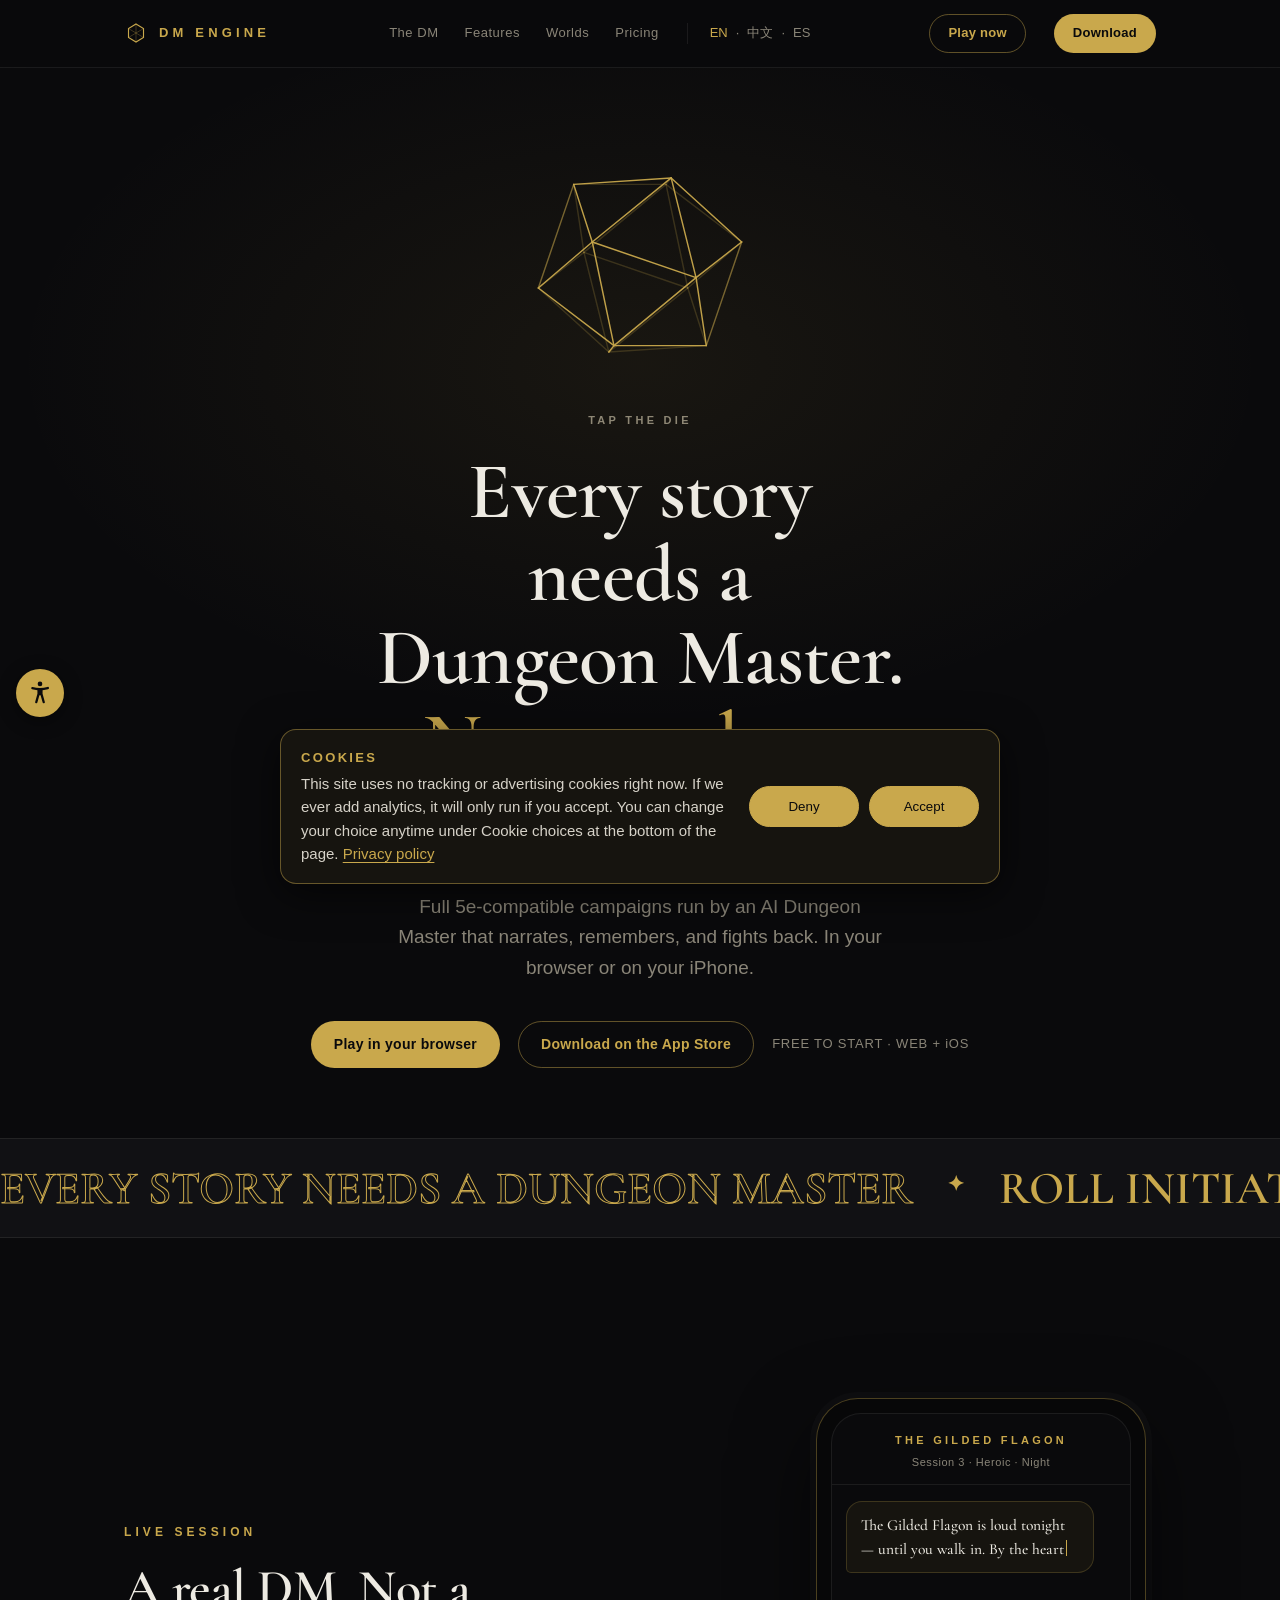
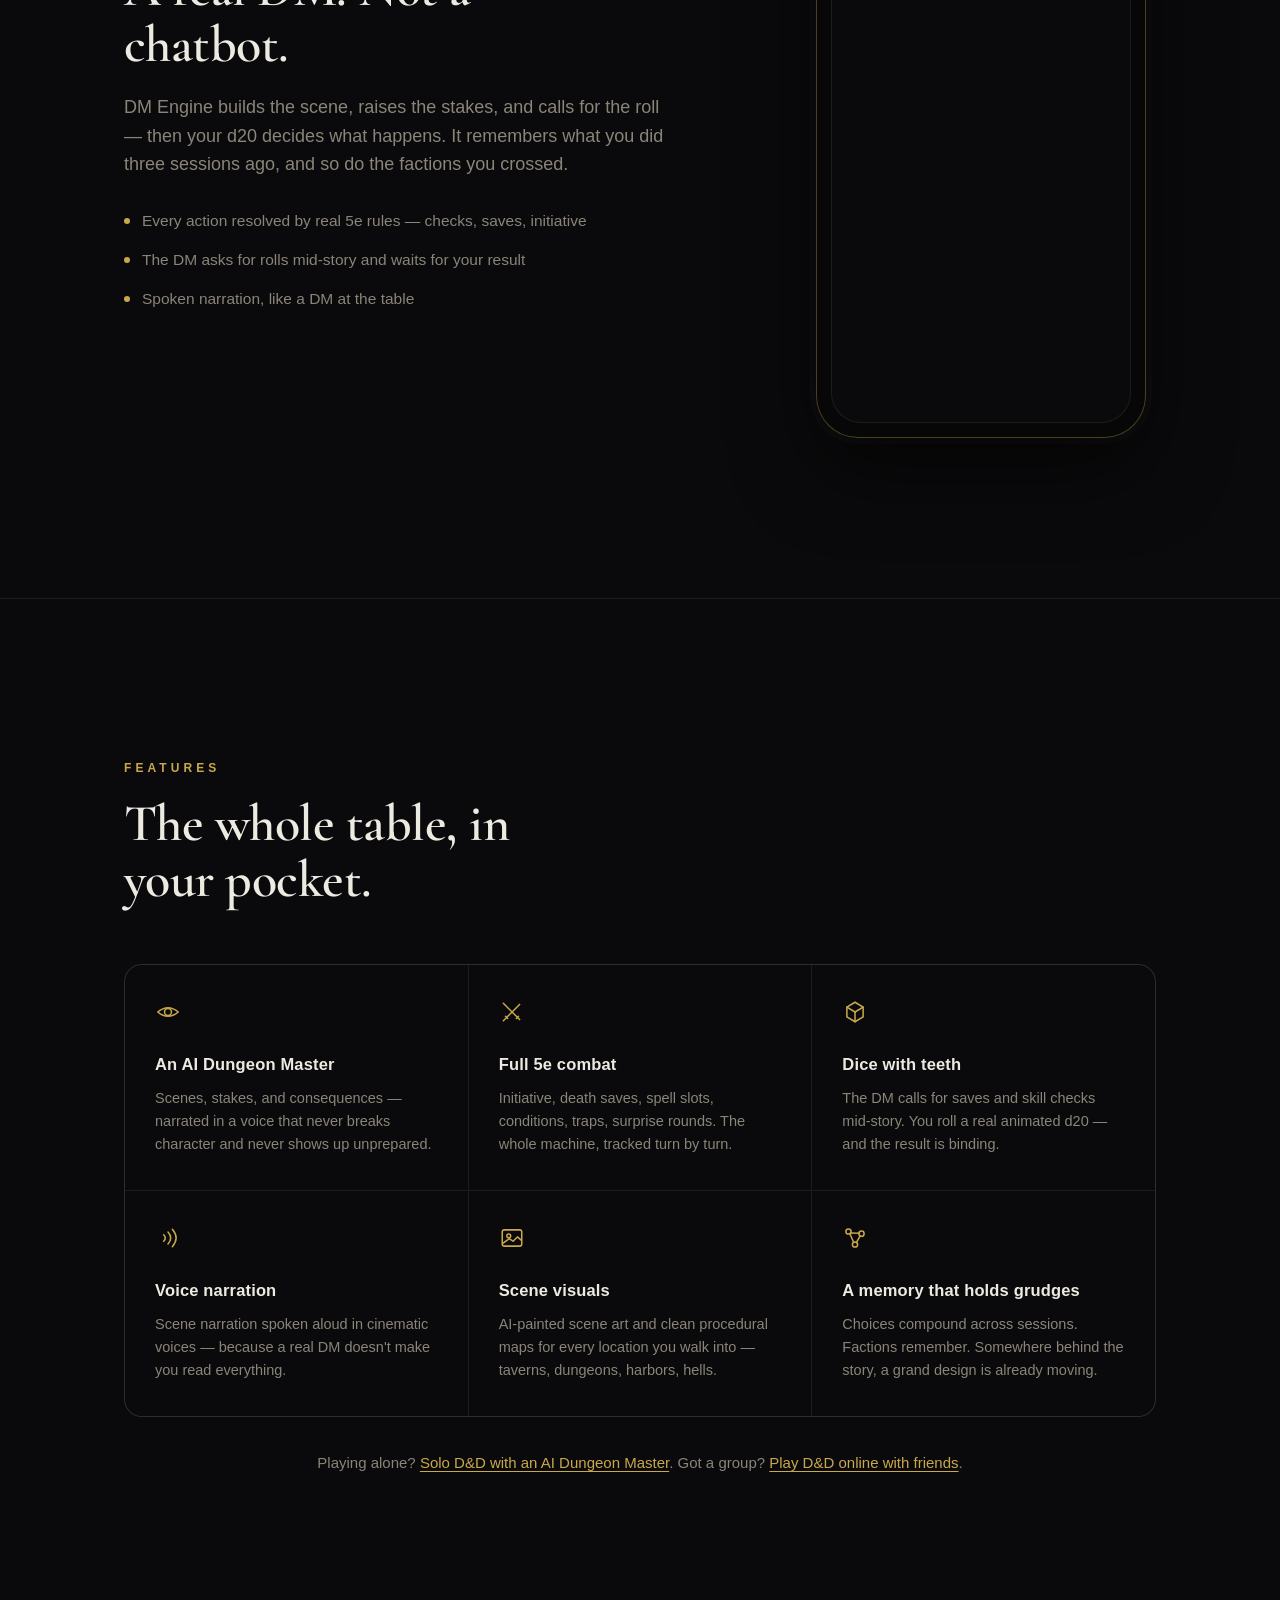
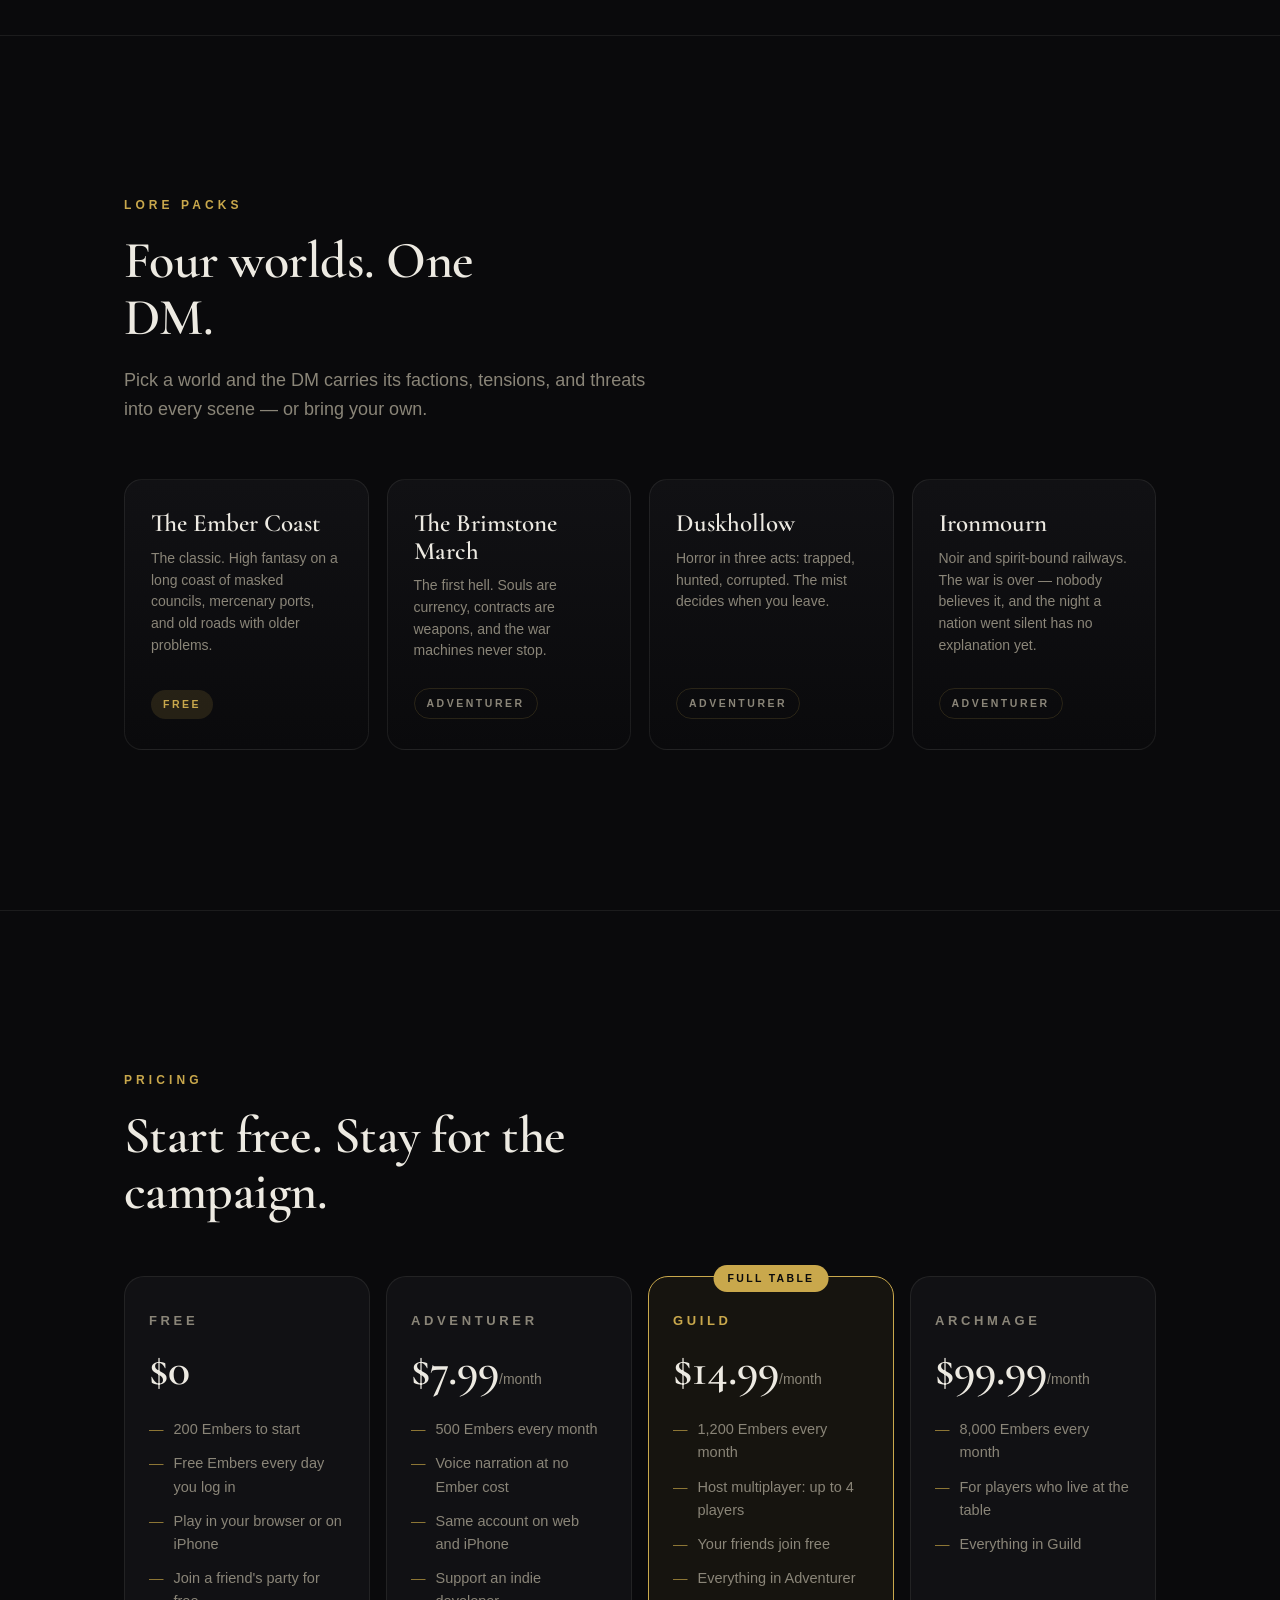
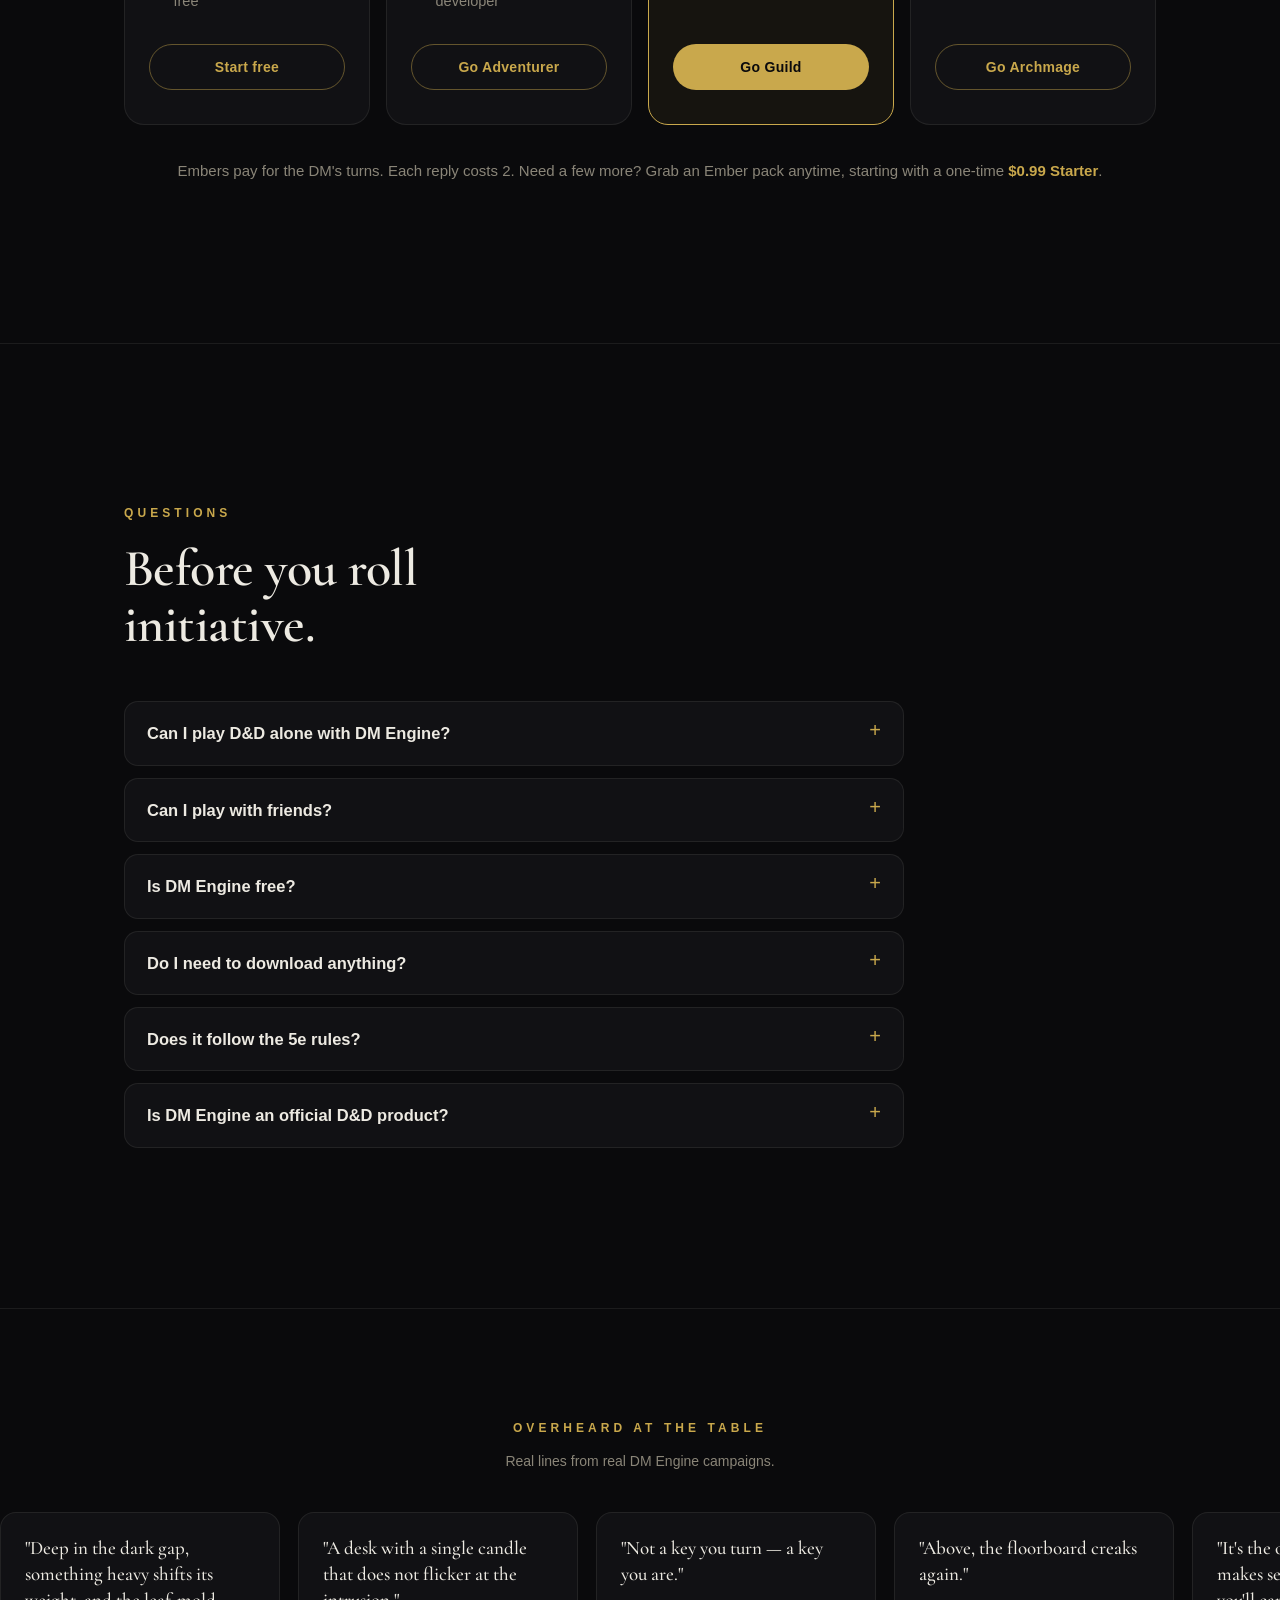
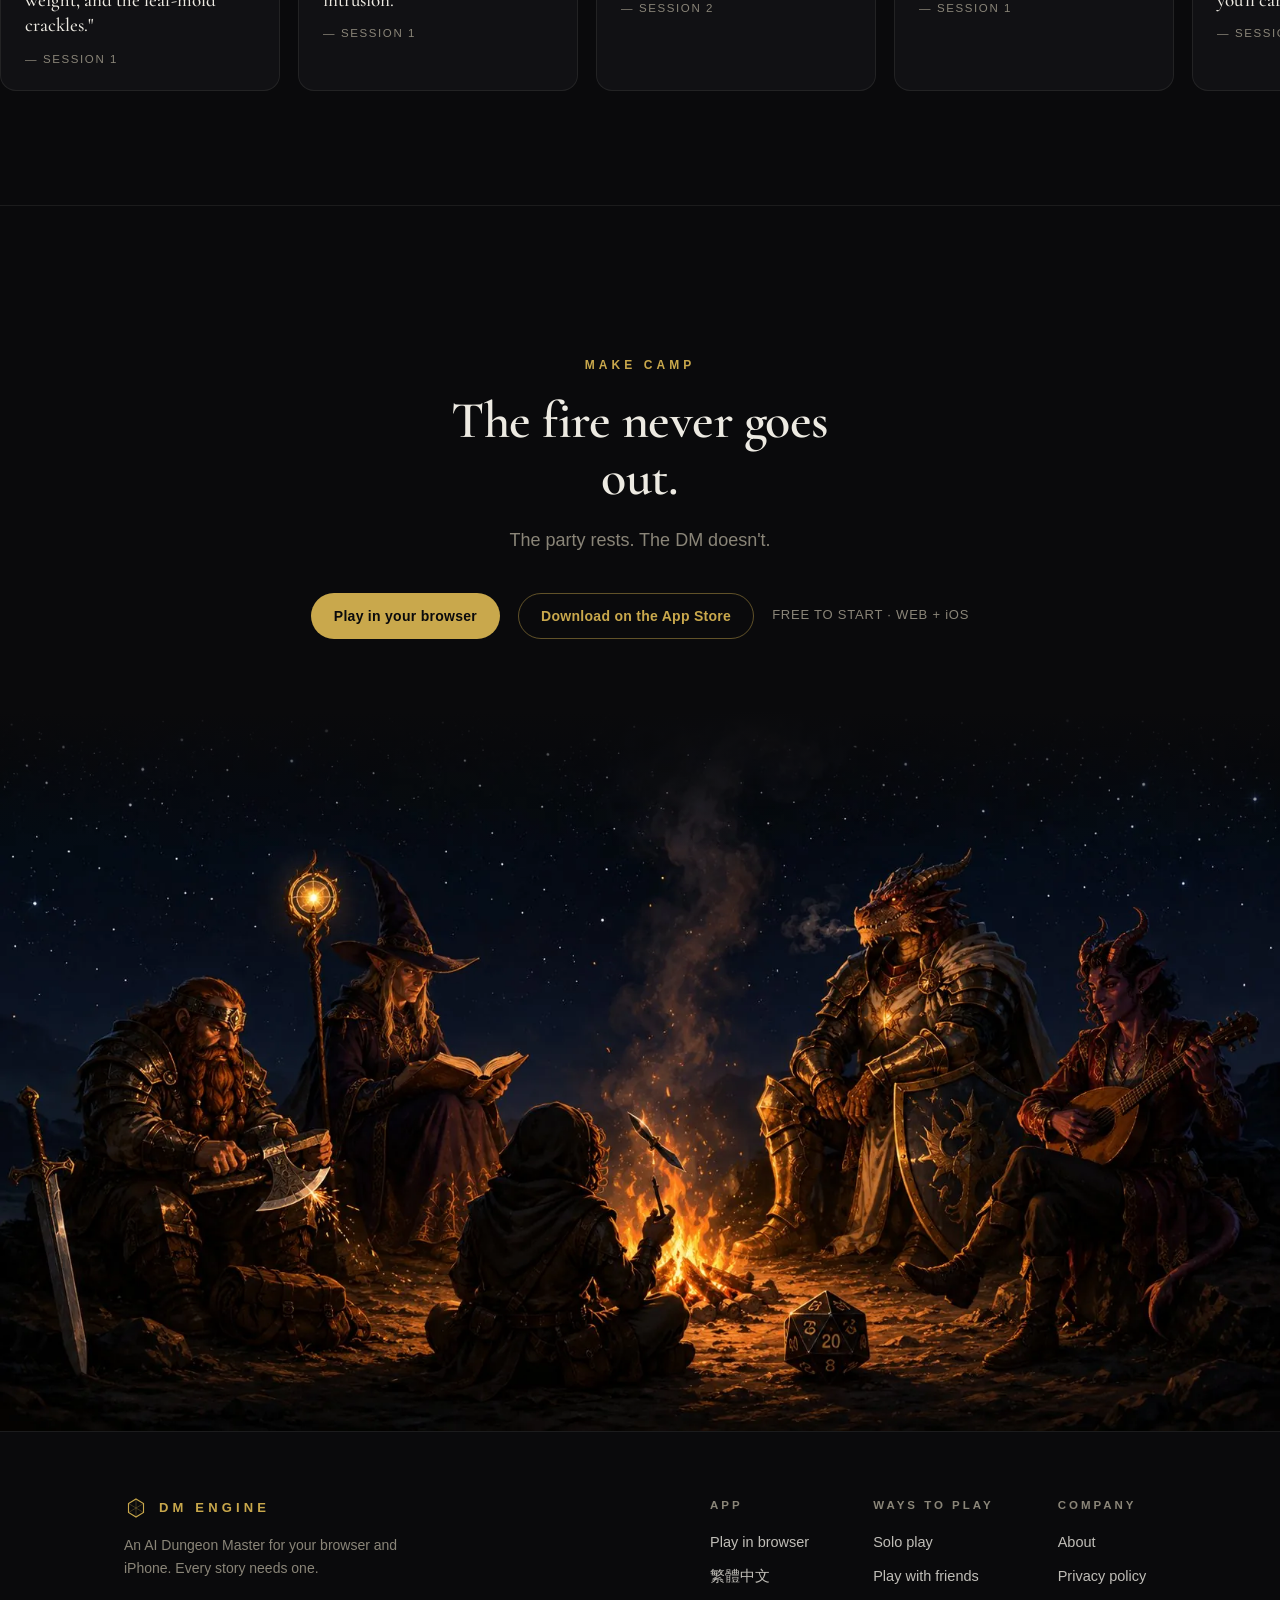
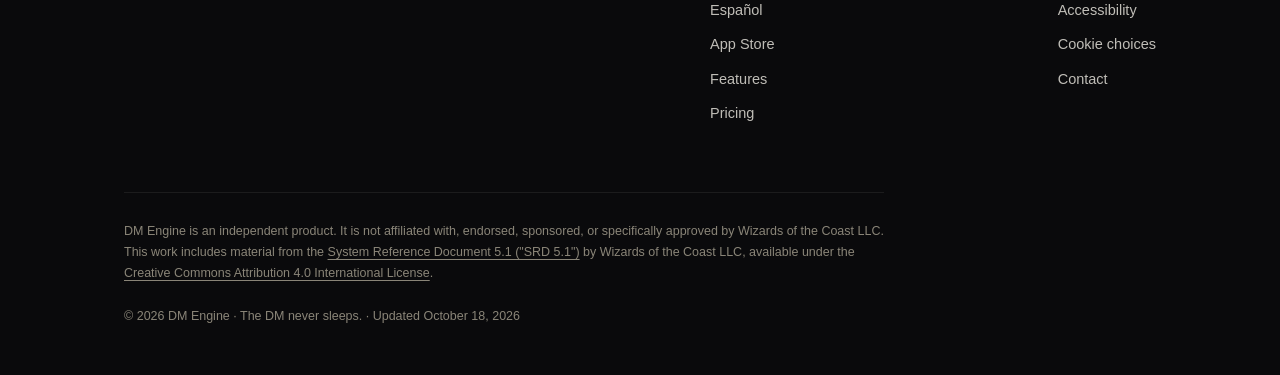
<file: index.html>
<!DOCTYPE html>
<html lang="en">
<head>
<meta charset="UTF-8">
<meta name="viewport" content="width=device-width, initial-scale=1">
<title>DM Engine — AI Dungeon Master for 5e | Play Free in Your Browser or on iPhone</title>
<meta name="description" content="An AI Dungeon Master that runs full 5e campaigns: narration, real dice, combat, and a story that remembers. Play solo or host up to 4 friends. Free to start in your browser or on iPhone.">
<link rel="canonical" href="https://dmengineapp.com/">
<link rel="alternate" hreflang="en" href="https://dmengineapp.com/">
<link rel="alternate" hreflang="zh-Hant" href="https://dmengineapp.com/zh/">
<link rel="alternate" hreflang="es" href="https://dmengineapp.com/es/">
<link rel="alternate" hreflang="x-default" href="https://dmengineapp.com/">
<meta name="theme-color" content="#0A0A0C">
<meta property="og:site_name" content="DM Engine">
<meta property="og:title" content="DM Engine — AI Dungeon Master">
<meta property="og:description" content="Every story needs a Dungeon Master. Now you have one. Full 5e campaigns, free to start in your browser or on iPhone.">
<meta property="og:type" content="website">
<meta property="og:url" content="https://dmengineapp.com/">
<meta property="og:image" content="https://dmengineapp.com/og-image.png">
<meta property="og:image:width" content="1200">
<meta property="og:image:height" content="630">
<meta property="og:image:alt" content="DM Engine: Every story needs a Dungeon Master. Now you have one.">
<meta name="twitter:card" content="summary_large_image">
<meta name="twitter:title" content="DM Engine — AI Dungeon Master">
<meta name="twitter:description" content="Full 5e campaigns run by an AI Dungeon Master. Free to start in your browser or on iPhone.">
<meta name="twitter:image" content="https://dmengineapp.com/og-image.png">
<meta name="apple-itunes-app" content="app-id=6762107792">
<script type="application/ld+json">{"@context": "https://schema.org", "@graph": [{"@type": "Organization", "@id": "https://dmengineapp.com/#org", "name": "DM Engine", "url": "https://dmengineapp.com/", "logo": "https://dmengineapp.com/logo.png", "email": "support@dmengineapp.com", "contactPoint": {"@type": "ContactPoint", "contactType": "customer support", "email": "support@dmengineapp.com", "availableLanguage": ["English", "Spanish", "Chinese"]}, "sameAs": ["https://apps.apple.com/app/id6762107792"]}, {"@type": "WebSite", "@id": "https://dmengineapp.com/#site", "name": "DM Engine", "url": "https://dmengineapp.com/", "publisher": {"@id": "https://dmengineapp.com/#org"}}, {"@type": "VideoGame", "name": "DM Engine", "url": "https://dmengineapp.com/", "description": "An AI Dungeon Master that runs full 5e campaigns: narration, real dice, combat, and a story that remembers. Play solo or host up to 4 friends. Free to start in your browser or on iPhone.", "image": "https://dmengineapp.com/og-image.png", "genre": ["Role-playing game", "Tabletop RPG"], "gamePlatform": ["Web browser", "iOS"], "applicationCategory": "GameApplication", "operatingSystem": "Web, iOS", "playMode": ["SinglePlayer", "MultiPlayer"], "numberOfPlayers": {"@type": "QuantitativeValue", "minValue": 1, "maxValue": 4}, "inLanguage": ["en", "es", "zh-Hant"], "sameAs": ["https://apps.apple.com/app/id6762107792", "https://play.dmengineapp.com/"], "offers": [{"@type": "Offer", "name": "Free", "price": "0", "priceCurrency": "USD", "url": "https://play.dmengineapp.com/"}, {"@type": "Offer", "name": "Adventurer", "price": "7.99", "priceCurrency": "USD", "url": "https://play.dmengineapp.com/"}, {"@type": "Offer", "name": "Guild", "price": "14.99", "priceCurrency": "USD", "url": "https://play.dmengineapp.com/"}, {"@type": "Offer", "name": "Archmage", "price": "99.99", "priceCurrency": "USD", "url": "https://play.dmengineapp.com/"}], "publisher": {"@id": "https://dmengineapp.com/#org"}}, {"@type": "WebPage", "@id": "https://dmengineapp.com/#page", "url": "https://dmengineapp.com/", "name": "DM Engine — AI Dungeon Master for 5e", "isPartOf": {"@id": "https://dmengineapp.com/#site"}, "publisher": {"@id": "https://dmengineapp.com/#org"}, "dateModified": "2026-10-18", "inLanguage": "en"}, {"@type": "FAQPage", "@id": "https://dmengineapp.com/#faq", "mainEntity": [{"@type": "Question", "name": "Can I play D&D alone with DM Engine?", "acceptedAnswer": {"@type": "Answer", "text": "Yes. DM Engine is an AI Dungeon Master, so you can run a full 5e-style campaign by yourself. It sets each scene, plays the characters you meet and asks for rolls when the story needs them."}}, {"@type": "Question", "name": "Can I play with friends?", "acceptedAnswer": {"@type": "Answer", "text": "Yes. A Guild member can host a game for up to 4 players. Friends join free with a 6-digit code, from a web browser or an iPhone."}}, {"@type": "Question", "name": "Is DM Engine free?", "acceptedAnswer": {"@type": "Answer", "text": "It is free to start. You get 200 Embers when you sign up and free Embers every day you log in. Each DM reply costs 2 Embers. Paid plans start at $7.99 a month."}}, {"@type": "Question", "name": "Do I need to download anything?", "acceptedAnswer": {"@type": "Answer", "text": "No. You can play in your browser at play.dmengineapp.com. There is also an iPhone app on the App Store, and the same account works on both."}}, {"@type": "Question", "name": "Does it follow the 5e rules?", "acceptedAnswer": {"@type": "Answer", "text": "Yes. Ability checks, saving throws, initiative, attack rolls, spell slots, conditions and death saves are all tracked, and you roll a real animated d20."}}, {"@type": "Question", "name": "Is DM Engine an official D&D product?", "acceptedAnswer": {"@type": "Answer", "text": "No. DM Engine is an independent product and is not affiliated with Wizards of the Coast. It uses material from the System Reference Document 5.1 under the Creative Commons license."}}]}]}</script>
<link rel="icon" href="data:image/svg+xml,%3Csvg xmlns='http://www.w3.org/2000/svg' viewBox='0 0 64 64'%3E%3Crect width='64' height='64' rx='14' fill='%230A0A0C'/%3E%3Cpolygon points='32,12 49,22 49,42 32,52 15,42 15,22' fill='none' stroke='%23C9A84C' stroke-width='2.5'/%3E%3Cline x1='32' y1='12' x2='32' y2='52' stroke='%23C9A84C' stroke-width='1.2' opacity='.6'/%3E%3Cline x1='15' y1='22' x2='49' y2='42' stroke='%23C9A84C' stroke-width='1.2' opacity='.6'/%3E%3Cline x1='49' y1='22' x2='15' y2='42' stroke='%23C9A84C' stroke-width='1.2' opacity='.6'/%3E%3C/svg%3E">
<link href="/fonts/cormorant-garamond.css" rel="stylesheet">
<style>
:root{
  --bg:#0A0A0C;
  --bg2:#111114;
  --bg3:#16140F;
  --gold:#C9A84C;
  --gold-deep:#8F7836;
  --ink:#EDEAE2;
  --mut:#8A8578;
  --line:rgba(201,168,76,.16);
  --line-soft:rgba(237,234,226,.08);
  --sans:-apple-system,BlinkMacSystemFont,"Segoe UI",Roboto,Helvetica,Arial,sans-serif;
  --serif:"Cormorant Garamond",Georgia,serif;
}
*{box-sizing:border-box;margin:0;padding:0}
html{scroll-behavior:smooth}
body{
  background:var(--bg);
  color:var(--ink);
  font-family:var(--sans);
  font-size:17px;
  line-height:1.6;
  -webkit-font-smoothing:antialiased;
  overflow-x:hidden;
}
::selection{background:rgba(201,168,76,.25)}
a{color:inherit;text-decoration:none}
img,canvas{display:block;max-width:100%}

.wrap{max-width:1080px;margin:0 auto;padding:0 24px}

/* ---------- nav ---------- */
nav{
  position:fixed;inset:0 0 auto 0;z-index:50;
  background:rgba(10,10,12,.78);
  -webkit-backdrop-filter:blur(14px);backdrop-filter:blur(14px);
  border-bottom:1px solid var(--line-soft);
}
.nav-in{
  max-width:1080px;margin:0 auto;padding:14px 24px;
  display:flex;align-items:center;gap:28px;
}
.brand{display:flex;align-items:center;gap:11px;font-size:13px;font-weight:600;letter-spacing:.32em;color:var(--gold)}
.brand svg{width:24px;height:24px;flex:none;transition:transform .6s cubic-bezier(.2,.8,.2,1)}
.brand:hover svg{transform:rotate(120deg)}
.nav-links{display:flex;gap:26px;margin-left:auto}
.nav-links a{font-size:13px;color:var(--mut);letter-spacing:.04em;transition:color .2s}
.nav-links a:hover,.nav-links a:focus-visible{color:var(--ink)}
.btn{
  display:inline-flex;align-items:center;justify-content:center;gap:8px;
  font-family:var(--sans);font-size:14px;font-weight:600;letter-spacing:.02em;
  padding:11px 22px;border-radius:999px;cursor:pointer;
  transition:transform .18s,box-shadow .18s,background .18s,color .18s;
  border:1px solid transparent;
}
.btn:focus-visible{outline:2px solid var(--gold);outline-offset:3px}
.btn:active{transform:scale(.97)}
.btn-gold{background:var(--gold);color:#0A0A0C}
.btn-gold:hover{transform:translateY(-1px);box-shadow:0 6px 24px rgba(201,168,76,.25)}
.btn-ghost{border-color:rgba(201,168,76,.45);color:var(--gold)}
.btn-ghost:hover{background:rgba(201,168,76,.08)}
nav .btn{padding:8px 18px;font-size:13px}
nav .btn{white-space:nowrap}
.langs{display:flex;align-items:center;gap:8px;font-size:13px;color:var(--mut);padding-left:22px;border-left:1px solid var(--line-soft)}
.langs a{color:var(--mut);transition:color .2s}
.langs a:hover,.langs a:focus-visible{color:var(--ink)}
.langs [aria-current]{color:var(--gold)}
.lang-strip{display:none;position:absolute;top:72px;left:0;right:0;z-index:2;justify-content:center;align-items:center;gap:10px;font-size:13px;color:var(--mut)}
.lang-strip a{color:var(--mut);padding:6px 2px}
.lang-strip [aria-current]{color:var(--gold)}
@media (max-width:900px){.langs{display:none}.lang-strip{display:flex}}

/* ---------- hero ---------- */
.hero{
  min-height:100svh;
  display:flex;flex-direction:column;align-items:center;justify-content:center;
  text-align:center;position:relative;overflow:hidden;
  padding:120px 24px 70px;
}
.hero::before{
  content:"";position:absolute;inset:0;pointer-events:none;
  background:radial-gradient(ellipse 70% 45% at 50% 32%,rgba(201,168,76,.08),transparent 70%);
}
#ico{width:min(290px,60vw);height:auto;margin-bottom:2px;cursor:pointer;position:relative;z-index:1}
#ico:focus-visible{outline:2px solid var(--gold);outline-offset:8px;border-radius:50%}
.die-line{
  min-height:20px;margin-bottom:18px;
  font-size:11px;font-weight:600;letter-spacing:.3em;color:var(--mut);
  transition:opacity .4s,transform .4s,color .4s;
}
.die-line.pop{animation:pop .45s cubic-bezier(.2,1.4,.4,1)}
.die-line.rolled{color:var(--gold);font-size:12px}
@keyframes pop{0%{transform:scale(.7);opacity:0}100%{transform:scale(1);opacity:1}}
.hero h1{
  font-family:var(--serif);font-weight:600;
  font-size:clamp(42px,7.2vw,80px);
  line-height:1.04;letter-spacing:-.01em;
  max-width:14ch;
}
.hero h1 .gold{color:var(--gold);display:block}
.hero .sub{
  margin-top:26px;max-width:46ch;
  font-size:clamp(16px,2vw,19px);color:var(--mut);
}
.cta-row{margin-top:38px;display:flex;align-items:center;gap:18px;flex-wrap:wrap;justify-content:center}
.cta-note{font-size:13px;color:var(--mut);letter-spacing:.06em}

/* ---------- marquee bands ---------- */
.marquee{
  overflow:hidden;padding:26px 0;
  border-top:1px solid var(--line-soft);border-bottom:1px solid var(--line-soft);
  background:var(--bg2);
}
.m-track{display:flex;width:max-content;animation:marq 34s linear infinite}
.marquee:hover .m-track{animation-play-state:paused}
.m-seg{
  display:flex;align-items:center;gap:34px;padding-right:34px;
  font-family:var(--serif);font-weight:600;
  font-size:clamp(26px,4.5vw,46px);line-height:1;white-space:nowrap;
}
.m-seg em{font-style:normal}
.m-out{color:transparent;-webkit-text-stroke:1px var(--gold)}
@supports not (-webkit-text-stroke:1px black){.m-out{color:var(--gold-deep)}}
.m-fill{color:var(--gold)}
.m-seg i{font-style:normal;color:var(--gold);font-size:.45em;transform:translateY(-.1em)}
@keyframes marq{to{transform:translateX(-50%)}}

/* ---------- sections ---------- */
section{padding:clamp(96px,13vw,160px) 0;position:relative}
.eyebrow{
  font-size:12px;font-weight:600;letter-spacing:.34em;color:var(--gold);
  text-transform:uppercase;margin-bottom:18px;
}
h2{
  font-family:var(--serif);font-weight:600;
  font-size:clamp(32px,4.6vw,52px);line-height:1.08;letter-spacing:-.01em;
  max-width:18ch;
}
.lead{margin-top:20px;max-width:54ch;color:var(--mut);font-size:clamp(16px,1.9vw,18px)}
.rule{border-top:1px solid var(--line-soft)}

/* ---------- live session ---------- */
.session-grid{display:flex;gap:64px;align-items:center;flex-wrap:wrap}
.session-copy{flex:1 1 360px;min-width:300px}
.session-points{margin-top:30px;display:grid;gap:14px}
.session-points li{
  list-style:none;display:flex;gap:12px;align-items:baseline;
  color:var(--mut);font-size:15.5px;
}
.session-points li::before{content:"";width:6px;height:6px;border-radius:50%;background:var(--gold);flex:none;transform:translateY(-2px)}
.phone-col{flex:0 1 340px;margin:0 auto}
.phone{
  width:min(330px,86vw);aspect-ratio:330/640;
  background:#070708;
  border:1px solid rgba(201,168,76,.35);
  border-radius:42px;padding:14px;
  box-shadow:0 30px 80px rgba(0,0,0,.6),0 0 0 6px rgba(255,255,255,.02);
}
.screen{
  background:var(--bg);height:100%;border-radius:30px;
  display:flex;flex-direction:column;overflow:hidden;
  border:1px solid var(--line-soft);
}
.screen-head{
  padding:18px 18px 12px;text-align:center;
  border-bottom:1px solid var(--line-soft);
}
.screen-head .loc{font-size:11px;font-weight:600;letter-spacing:.3em;color:var(--gold)}
.screen-head .meta{font-size:11px;color:var(--mut);margin-top:5px;letter-spacing:.05em}
.msgs{flex:1;padding:16px 14px;display:flex;flex-direction:column;gap:12px;overflow-y:auto}
.msg{font-size:13.5px;line-height:1.55;padding:11px 14px;border-radius:16px;max-width:92%}
.msg.dm{
  background:var(--bg3);border:1px solid rgba(201,168,76,.22);
  color:var(--ink);align-self:flex-start;border-bottom-left-radius:5px;
  font-family:var(--serif);font-size:15.5px;font-weight:500;
}
.msg.pc{
  border:1px solid rgba(201,168,76,.5);color:var(--gold);
  align-self:flex-end;border-bottom-right-radius:5px;
}
.cur{display:inline-block;width:1px;height:1em;background:var(--gold);margin-left:2px;vertical-align:-2px;animation:blink 1s steps(1) infinite}
@keyframes blink{50%{opacity:0}}
.roll-chip{
  align-self:center;margin-top:4px;
  font-size:11px;font-weight:600;letter-spacing:.22em;color:var(--gold);
  border:1px solid rgba(201,168,76,.5);border-radius:999px;padding:8px 16px;
  opacity:0;transform:translateY(6px);transition:opacity .6s,transform .6s;
}
.roll-chip.show{opacity:1;transform:none}

/* ---------- features ---------- */
.feat-grid{
  margin-top:56px;
  display:grid;grid-template-columns:repeat(auto-fit,minmax(280px,1fr));
  gap:1px;background:var(--line-soft);
  border:1px solid var(--line-soft);border-radius:18px;overflow:hidden;
}
.feat{
  background:var(--bg);padding:34px 30px;
  transition:background .25s;
}
.feat:hover{background:var(--bg2)}
.feat svg{
  width:26px;height:26px;stroke:var(--gold);fill:none;stroke-width:1.4;
  stroke-linecap:round;stroke-linejoin:round;margin-bottom:18px;
  transition:transform .35s cubic-bezier(.2,1.2,.4,1);
}
.feat:hover svg{transform:translateY(-3px) rotate(-4deg)}
.feat h3{font-size:16.5px;font-weight:600;letter-spacing:.01em}
.feat p{margin-top:9px;font-size:14.5px;color:var(--mut);line-height:1.6}

/* ---------- worlds ---------- */
.world-grid{
  margin-top:56px;
  display:grid;grid-template-columns:repeat(auto-fit,minmax(230px,1fr));gap:18px;
}
.world{
  border:1px solid var(--line-soft);border-radius:18px;
  padding:30px 26px;min-height:200px;
  display:flex;flex-direction:column;justify-content:space-between;gap:26px;
  background:linear-gradient(180deg,var(--bg2),var(--bg));
  transition:border-color .25s,transform .25s;
}
.world:hover{border-color:rgba(201,168,76,.4);transform:translateY(-3px)}
.world h3{font-family:var(--serif);font-size:25px;font-weight:600;line-height:1.1}
.world .vibe{margin-top:10px;font-size:14px;color:var(--mut);line-height:1.55}
.tier{
  align-self:flex-start;
  font-size:10.5px;font-weight:600;letter-spacing:.24em;
  padding:6px 12px;border-radius:999px;
}
.tier.free{background:rgba(201,168,76,.14);color:var(--gold)}
.tier.adv{border:1px solid var(--line);color:var(--mut)}

/* ---------- pricing ---------- */
.price-grid{
  margin-top:56px;
  display:grid;grid-template-columns:repeat(4,1fr);gap:16px;
  align-items:stretch;
}
@media (max-width:980px){.price-grid{grid-template-columns:repeat(2,1fr)}}
@media (max-width:560px){.price-grid{grid-template-columns:1fr}}
.plan{
  border:1px solid var(--line-soft);border-radius:20px;padding:34px 24px;
  display:flex;flex-direction:column;background:var(--bg2);
}
.plan.hot{border-color:var(--gold);position:relative;background:var(--bg3)}
.plan .badge{
  position:absolute;top:-12px;left:50%;transform:translateX(-50%);
  background:var(--gold);color:#0A0A0C;
  font-size:10.5px;font-weight:700;letter-spacing:.22em;
  padding:5px 14px;border-radius:999px;white-space:nowrap;
}
.plan h3{font-size:13px;font-weight:600;letter-spacing:.28em;color:var(--mut);text-transform:uppercase}
.plan.hot h3{color:var(--gold)}
.price{font-family:var(--serif);font-size:46px;font-weight:600;margin-top:14px;line-height:1}
.price small{font-family:var(--sans);font-size:14px;color:var(--mut);font-weight:400}
.plan ul{margin:26px 0 30px;display:grid;gap:11px}
.plan li{list-style:none;font-size:14.5px;color:var(--mut);display:flex;gap:10px;align-items:baseline}
.plan li::before{content:"—";color:var(--gold-deep);flex:none}
.plan li .soon{font-size:10.5px;letter-spacing:.14em;color:var(--gold-deep);border:1px solid var(--line);border-radius:999px;padding:2px 8px;margin-left:6px;white-space:nowrap}
.plan .btn{margin-top:auto;width:100%}
.lifetime{
  margin-top:34px;text-align:center;color:var(--mut);font-size:15px;
}
.lifetime b{color:var(--gold);font-weight:600}
.lifetime a{color:var(--gold);text-decoration:underline;text-underline-offset:3px}
.lifetime a:hover{color:var(--ink)}
.faq-list{margin-top:48px;display:grid;gap:12px;max-width:780px}
.faq-list details{border:1px solid var(--line-soft);border-radius:14px;background:var(--bg2);padding:18px 22px}
.faq-list summary{cursor:pointer;font-weight:600;font-size:16.5px;list-style:none;display:flex;justify-content:space-between;gap:16px}
.faq-list summary::-webkit-details-marker{display:none}
.faq-list summary::after{content:"+";color:var(--gold);font-weight:400;font-size:20px;line-height:1}
.faq-list details[open] summary::after{content:"\2212"}
.faq-list details p{margin-top:12px;color:var(--mut);font-size:15px;line-height:1.65;max-width:68ch}
.faq-list summary:focus-visible{outline:2px solid var(--gold);outline-offset:4px;border-radius:6px}

/* ---------- overheard marquee ---------- */
.overheard{padding:clamp(70px,9vw,110px) 0;border-top:1px solid var(--line-soft);overflow:hidden}
.overheard .eyebrow{text-align:center;margin-bottom:12px}
.q-note{text-align:center;font-size:14px;color:var(--mut);margin-bottom:36px}
.q-track{display:flex;width:max-content;gap:18px;animation:marq 52s linear infinite reverse;padding:4px 0}
.overheard:hover .q-track{animation-play-state:paused}
.q-seg{display:flex;gap:18px;padding-right:18px}
.quote{
  flex:none;width:280px;
  border:1px solid var(--line-soft);border-radius:16px;
  padding:22px 24px;background:var(--bg2);
  transition:border-color .25s;
}
.quote:hover{border-color:rgba(201,168,76,.35)}
.quote p{font-family:var(--serif);font-size:19px;font-weight:500;line-height:1.35;color:var(--ink)}
.quote span{display:block;margin-top:12px;font-size:11.5px;letter-spacing:.14em;color:var(--mut);text-transform:uppercase}

/* ---------- camp (final cta) ---------- */
.camp{
  position:relative;text-align:center;
  padding:clamp(96px,12vw,150px) 0 0;
  border-top:1px solid var(--line-soft);
}
.camp .wrap{position:relative;z-index:1;display:flex;flex-direction:column;align-items:center}
.camp .lead{text-align:center}
.camp-scene{
  position:relative;width:100%;
  aspect-ratio:1672/941;min-height:420px;max-height:86vh;
  overflow:hidden;margin-top:clamp(44px,6vw,72px);
}
.camp-img{position:absolute;inset:0;width:100%;height:100%;object-fit:cover;object-position:50% 72%}
.camp-scene::before{
  content:"";position:absolute;top:0;left:0;right:0;height:140px;z-index:1;pointer-events:none;
  background:linear-gradient(180deg,var(--bg),rgba(10,10,12,0));
}
#fire{position:absolute;inset:0;width:100%;height:100%;z-index:2;cursor:pointer}

/* ---------- footer ---------- */
footer{border-top:1px solid var(--line-soft);padding:64px 0 48px}
.foot-top{display:flex;justify-content:space-between;gap:40px;flex-wrap:wrap}
.foot-brand{max-width:300px}
.foot-brand .brand{margin-bottom:14px}
.foot-brand p{font-size:14px;color:var(--mut)}
.foot-links{display:flex;gap:64px;flex-wrap:wrap}
.foot-links h4{font-size:11.5px;font-weight:600;letter-spacing:.26em;color:var(--mut);text-transform:uppercase;margin-bottom:16px}
.foot-links a{display:block;font-size:14.5px;color:var(--ink);opacity:.8;margin-bottom:11px;transition:opacity .2s}
.foot-links a:hover{opacity:1;color:var(--gold)}
.legal{
  margin-top:56px;padding-top:28px;border-top:1px solid var(--line-soft);
  font-size:12.5px;color:var(--mut);line-height:1.7;max-width:760px;
}
.legal a{text-decoration:underline;text-underline-offset:3px}
.legal a:hover{color:var(--gold)}

/* ---------- reveal + stagger ---------- */
.reveal{opacity:0;transform:translateY(26px);transition:opacity .8s ease,transform .8s ease}
.reveal.in{opacity:1;transform:none}
.stagger>*{opacity:0;transform:translateY(24px);transition:opacity .7s ease,transform .7s ease}
.stagger.in>*{opacity:1;transform:none}
.stagger.in>*:nth-child(2){transition-delay:.08s}
.stagger.in>*:nth-child(3){transition-delay:.16s}
.stagger.in>*:nth-child(4){transition-delay:.24s}
.stagger.in>*:nth-child(5){transition-delay:.32s}
.stagger.in>*:nth-child(6){transition-delay:.4s}

@media (prefers-reduced-motion:reduce){
  html{scroll-behavior:auto}
  .reveal,.stagger>*{opacity:1;transform:none;transition:none}
  .cur{animation:none}
  .m-track,.q-track{animation:none}
  .die-line.pop{animation:none}
  .brand:hover svg,.feat:hover svg{transform:none}
}
@media (max-width:720px){
  .nav-links{display:none}
  .nav-in{gap:10px;padding:12px 16px}
  .brand{white-space:nowrap;letter-spacing:.2em}
  nav .btn{padding:7px 12px;font-size:12px}
  .session-grid{gap:44px}
  section{padding:88px 0}
  .quote{width:240px}
}
.skip{position:absolute;left:12px;top:-60px;z-index:1000;padding:10px 16px;border-radius:8px;background:#C9A84C;color:#0A0A0A;font-weight:600;text-decoration:none}.skip:focus{top:12px}
</style>
</head>
<body>
<a class="skip" href="#main">Skip to content</a>

<nav>
  <div class="nav-in">
    <a class="brand" href="#top" aria-label="DM Engine home">
      <svg viewBox="0 0 64 64" aria-hidden="true"><polygon points="32,8 52,20 52,44 32,56 12,44 12,20" fill="none" stroke="#C9A84C" stroke-width="3"/><line x1="32" y1="8" x2="32" y2="56" stroke="#C9A84C" stroke-width="1.4" opacity=".55"/><line x1="12" y1="20" x2="52" y2="44" stroke="#C9A84C" stroke-width="1.4" opacity=".55"/><line x1="52" y1="20" x2="12" y2="44" stroke="#C9A84C" stroke-width="1.4" opacity=".55"/></svg>
      DM ENGINE
    </a>
    <div class="nav-links">
      <a href="#session">The DM</a>
      <a href="#features">Features</a>
      <a href="#worlds">Worlds</a>
      <a href="#pricing">Pricing</a>
    </div>
    <div class="langs" aria-label="Language">
      <a href="/" aria-current="page" lang="en">EN</a><span aria-hidden="true">·</span>
      <a href="/zh/" hreflang="zh-Hant" lang="zh-Hant">中文</a><span aria-hidden="true">·</span>
      <a href="/es/" hreflang="es" lang="es">ES</a>
    </div>
    <a class="btn btn-ghost" style="margin-left:auto" href="https://play.dmengineapp.com">Play now</a>
    <a class="btn btn-gold" href="https://apps.apple.com/app/id6762107792">Download</a>
  </div>
</nav>

<main id="main">
<header class="hero" id="top">
  <div class="lang-strip" aria-label="Language">
    <a href="/" aria-current="page" lang="en">English</a><span aria-hidden="true">·</span>
    <a href="/zh/" hreflang="zh-Hant" lang="zh-Hant">繁體中文</a><span aria-hidden="true">·</span>
    <a href="/es/" hreflang="es" lang="es">Español</a>
  </div>
  <canvas id="ico" width="600" height="600" role="button" tabindex="0" aria-label="A twenty-sided die. Tap to roll."></canvas>
  <div class="die-line" id="dieLine" aria-live="polite">TAP THE DIE</div>
  <h1 id="heroTitle">Every story needs a Dungeon&nbsp;Master. <span class="gold">Now you have one.</span></h1>
  <p class="sub" id="heroSub">Full 5e-compatible campaigns run by an AI Dungeon Master that narrates, remembers, and fights back. In your browser or on your iPhone.</p>
  <div class="cta-row" id="heroCta">
    <a class="btn btn-gold" href="https://play.dmengineapp.com">Play in your browser</a>
    <a class="btn btn-ghost" href="https://apps.apple.com/app/id6762107792">Download on the App&nbsp;Store</a>
    <span class="cta-note">FREE TO START · WEB + iOS</span>
  </div>
</header>

<div class="marquee" aria-hidden="true">
  <div class="m-track">
    <span class="m-seg">
      <em class="m-out">EVERY STORY NEEDS A DUNGEON MASTER</em><i>✦</i>
      <em class="m-fill">ROLL INITIATIVE</em><i>✦</i>
      <em class="m-out">THE TABLE IS ALWAYS SET</em><i>✦</i>
    </span>
    <span class="m-seg">
      <em class="m-out">EVERY STORY NEEDS A DUNGEON MASTER</em><i>✦</i>
      <em class="m-fill">ROLL INITIATIVE</em><i>✦</i>
      <em class="m-out">THE TABLE IS ALWAYS SET</em><i>✦</i>
    </span>
  </div>
</div>

<section id="session">
  <div class="wrap session-grid">
    <div class="session-copy reveal">
      <p class="eyebrow">Live session</p>
      <h2>A real DM. Not a chatbot.</h2>
      <p class="lead">DM Engine builds the scene, raises the stakes, and calls for the roll — then your d20 decides what happens. It remembers what you did three sessions ago, and so do the factions you crossed.</p>
      <ul class="session-points">
        <li>Every action resolved by real 5e rules — checks, saves, initiative</li>
        <li>The DM asks for rolls mid-story and waits for your result</li>
        <li>Spoken narration, like a DM at the table</li>
      </ul>
    </div>
    <div class="phone-col reveal">
      <div class="phone">
        <div class="screen">
          <div class="screen-head">
            <div class="loc">THE GILDED FLAGON</div>
            <div class="meta">Session 3 · Heroic · Night</div>
          </div>
          <div class="msgs" id="msgs">
            <div class="roll-chip" id="rollChip">ROLL INITIATIVE — D20</div>
          </div>
        </div>
      </div>
    </div>
  </div>
</section>

<section id="features" class="rule">
  <div class="wrap">
    <div class="reveal">
      <p class="eyebrow">Features</p>
      <h2>The whole table, in your pocket.</h2>
    </div>
    <div class="feat-grid stagger">
      <div class="feat">
        <svg viewBox="0 0 24 24" aria-hidden="true"><path d="M2.5 12 Q12 4 21.5 12 Q12 20 2.5 12 Z"/><circle cx="12" cy="12" r="3.2"/></svg>
        <h3>An AI Dungeon Master</h3>
        <p>Scenes, stakes, and consequences — narrated in a voice that never breaks character and never shows up unprepared.</p>
      </div>
      <div class="feat">
        <svg viewBox="0 0 24 24" aria-hidden="true"><line x1="4" y1="20" x2="19" y2="5"/><line x1="4" y1="4" x2="19" y2="19"/><line x1="6" y1="16" x2="8" y2="18"/><line x1="16" y1="18" x2="18" y2="16"/></svg>
        <h3>Full 5e combat</h3>
        <p>Initiative, death saves, spell slots, conditions, traps, surprise rounds. The whole machine, tracked turn by turn.</p>
      </div>
      <div class="feat">
        <svg viewBox="0 0 24 24" aria-hidden="true"><polygon points="12,3 19.5,7.5 19.5,16.5 12,21 4.5,16.5 4.5,7.5"/><line x1="4.5" y1="7.5" x2="12" y2="12"/><line x1="19.5" y1="7.5" x2="12" y2="12"/><line x1="12" y1="12" x2="12" y2="21"/></svg>
        <h3>Dice with teeth</h3>
        <p>The DM calls for saves and skill checks mid-story. You roll a real animated d20 — and the result is binding.</p>
      </div>
      <div class="feat">
        <svg viewBox="0 0 24 24" aria-hidden="true"><path d="M8 9 Q11 12 8 15"/><path d="M12 6.5 Q17 12 12 17.5"/><path d="M16 4 Q23 12 16 20"/></svg>
        <h3>Voice narration</h3>
        <p>Scene narration spoken aloud in cinematic voices — because a real DM doesn't make you read everything.</p>
      </div>
      <div class="feat">
        <svg viewBox="0 0 24 24" aria-hidden="true"><rect x="3" y="4.5" width="18" height="15" rx="2"/><circle cx="9" cy="10" r="1.8"/><polyline points="3.5,17 9.5,12.5 13,15 17,11 20.5,14"/></svg>
        <h3>Scene visuals</h3>
        <p>AI-painted scene art and clean procedural maps for every location you walk into — taverns, dungeons, harbors, hells.</p>
      </div>
      <div class="feat">
        <svg viewBox="0 0 24 24" aria-hidden="true"><circle cx="6" cy="6" r="2.4"/><circle cx="18" cy="8" r="2.4"/><circle cx="12" cy="18" r="2.4"/><line x1="7.8" y1="7.4" x2="16.2" y2="7.6"/><line x1="7.2" y1="7.9" x2="10.8" y2="16.2"/><line x1="16.8" y1="10.1" x2="13.2" y2="16.3"/></svg>
        <h3>A memory that holds grudges</h3>
        <p>Choices compound across sessions. Factions remember. Somewhere behind the story, a grand design is already moving.</p>
      </div>
    </div>
    <p class="lifetime reveal">Playing alone? <a href="/solo/">Solo D&amp;D with an AI Dungeon Master</a>. Got a group? <a href="/group/">Play D&amp;D online with friends</a>.</p>
  </div>
</section>

<section id="worlds" class="rule">
  <div class="wrap">
    <div class="reveal">
      <p class="eyebrow">Lore packs</p>
      <h2>Four worlds. One DM.</h2>
      <p class="lead">Pick a world and the DM carries its factions, tensions, and threats into every scene — or bring your own.</p>
    </div>
    <div class="world-grid stagger">
      <div class="world">
        <div>
          <h3>The Ember Coast</h3>
          <p class="vibe">The classic. High fantasy on a long coast of masked councils, mercenary ports, and old roads with older problems.</p>
        </div>
        <span class="tier free">FREE</span>
      </div>
      <div class="world">
        <div>
          <h3>The Brimstone March</h3>
          <p class="vibe">The first hell. Souls are currency, contracts are weapons, and the war machines never stop.</p>
        </div>
        <span class="tier adv">ADVENTURER</span>
      </div>
      <div class="world">
        <div>
          <h3>Duskhollow</h3>
          <p class="vibe">Horror in three acts: trapped, hunted, corrupted. The mist decides when you leave.</p>
        </div>
        <span class="tier adv">ADVENTURER</span>
      </div>
      <div class="world">
        <div>
          <h3>Ironmourn</h3>
          <p class="vibe">Noir and spirit-bound railways. The war is over — nobody believes it, and the night a nation went silent has no explanation yet.</p>
        </div>
        <span class="tier adv">ADVENTURER</span>
      </div>
    </div>
  </div>
</section>

<section id="pricing" class="rule">
  <div class="wrap">
    <div class="reveal">
      <p class="eyebrow">Pricing</p>
      <h2>Start free. Stay for the campaign.</h2>
    </div>
    <div class="price-grid stagger">
      <div class="plan">
        <h3>Free</h3>
        <div class="price">$0</div>
        <ul>
          <li>200 Embers to start</li>
          <li>Free Embers every day you log in</li>
          <li>Play in your browser or on iPhone</li>
          <li>Join a friend's party for free</li>
        </ul>
        <a class="btn btn-ghost" href="https://play.dmengineapp.com">Start free</a>
      </div>
      <div class="plan">
        <h3>Adventurer</h3>
        <div class="price">$7.99<small>/month</small></div>
        <ul>
          <li>500 Embers every month</li>
          <li>Voice narration at no Ember cost</li>
          <li>Same account on web and iPhone</li>
          <li>Support an indie developer</li>
        </ul>
        <a class="btn btn-ghost" href="https://play.dmengineapp.com">Go Adventurer</a>
      </div>
      <div class="plan hot">
        <span class="badge">FULL TABLE</span>
        <h3>Guild</h3>
        <div class="price">$14.99<small>/month</small></div>
        <ul>
          <li>1,200 Embers every month</li>
          <li>Host multiplayer: up to 4 players</li>
          <li>Your friends join free</li>
          <li>Everything in Adventurer</li>
        </ul>
        <a class="btn btn-gold" href="https://play.dmengineapp.com">Go Guild</a>
      </div>
      <div class="plan">
        <h3>Archmage</h3>
        <div class="price">$99.99<small>/month</small></div>
        <ul>
          <li>8,000 Embers every month</li>
          <li>For players who live at the table</li>
          <li>Everything in Guild</li>
        </ul>
        <a class="btn btn-ghost" href="https://play.dmengineapp.com">Go Archmage</a>
      </div>
    </div>
    <p class="lifetime reveal">Embers pay for the DM's turns. Each reply costs 2. Need a few more? Grab an Ember pack anytime, starting with a one-time <b>$0.99 Starter</b>.</p>
  </div>
</section>

<section id="faq" class="rule">
  <div class="wrap">
    <div class="reveal">
      <p class="eyebrow">Questions</p>
      <h2>Before you roll initiative.</h2>
    </div>
    <div class="faq-list">
      <details><summary>Can I play D&amp;D alone with DM Engine?</summary><p>Yes. DM Engine is an AI Dungeon Master, so you can run a full 5e-style campaign by yourself. It sets each scene, plays the characters you meet and asks for rolls when the story needs them.</p></details>
      <details><summary>Can I play with friends?</summary><p>Yes. A Guild member can host a game for up to 4 players. Friends join free with a 6-digit code, from a web browser or an iPhone.</p></details>
      <details><summary>Is DM Engine free?</summary><p>It is free to start. You get 200 Embers when you sign up and free Embers every day you log in. Each DM reply costs 2 Embers. Paid plans start at $7.99 a month.</p></details>
      <details><summary>Do I need to download anything?</summary><p>No. You can play in your browser at play.dmengineapp.com. There is also an iPhone app on the App Store, and the same account works on both.</p></details>
      <details><summary>Does it follow the 5e rules?</summary><p>Yes. Ability checks, saving throws, initiative, attack rolls, spell slots, conditions and death saves are all tracked, and you roll a real animated d20.</p></details>
      <details><summary>Is DM Engine an official D&amp;D product?</summary><p>No. DM Engine is an independent product and is not affiliated with Wizards of the Coast. It uses material from the System Reference Document 5.1 under the Creative Commons license.</p></details>
    </div>
  </div>
</section>

<div class="overheard" aria-hidden="true">
  <p class="eyebrow">Overheard at the table</p>
  <p class="q-note">Real lines from real DM Engine campaigns.</p>
  <div class="q-track">
    <div class="q-seg">
      <div class="quote"><p>"Deep in the dark gap, something heavy shifts its weight, and the leaf-mold crackles."</p><span>— Session 1</span></div>
      <div class="quote"><p>"A desk with a single candle that does not flicker at the intrusion."</p><span>— Session 1</span></div>
      <div class="quote"><p>"Not a key you turn — a key you are."</p><span>— Session 2</span></div>
      <div class="quote"><p>"Above, the floorboard creaks again."</p><span>— Session 1</span></div>
      <div class="quote"><p>"It's the only decision that makes sense and the worst one you'll carry for a while."</p><span>— Session 1</span></div>
      <div class="quote"><p>"The rider is quiet for three full seconds."</p><span>— Session 1</span></div>
      <div class="quote"><p>"你將呼吸壓進胸腔深處，連指尖都凝成了樹根。霧裡的摩擦聲緩了一拍，像是也在傾聽你。"</p><span>— Session 1 · 中文</span></div>
      <div class="quote"><p>"Far out over the harbor, the clouds turn the slow color of a bruise."</p><span>— Session 1</span></div>
      <div class="quote"><p>"Somewhere beneath your boots, faint and patient, something drags a claw across wood."</p><span>— Session 1</span></div>
      <div class="quote"><p>"The cold circles it, patient and polite."</p><span>— Session 1</span></div>
    </div>
    <div class="q-seg">
      <div class="quote"><p>"Deep in the dark gap, something heavy shifts its weight, and the leaf-mold crackles."</p><span>— Session 1</span></div>
      <div class="quote"><p>"A desk with a single candle that does not flicker at the intrusion."</p><span>— Session 1</span></div>
      <div class="quote"><p>"Not a key you turn — a key you are."</p><span>— Session 2</span></div>
      <div class="quote"><p>"Above, the floorboard creaks again."</p><span>— Session 1</span></div>
      <div class="quote"><p>"It's the only decision that makes sense and the worst one you'll carry for a while."</p><span>— Session 1</span></div>
      <div class="quote"><p>"The rider is quiet for three full seconds."</p><span>— Session 1</span></div>
      <div class="quote"><p>"你將呼吸壓進胸腔深處，連指尖都凝成了樹根。霧裡的摩擦聲緩了一拍，像是也在傾聽你。"</p><span>— Session 1 · 中文</span></div>
      <div class="quote"><p>"Far out over the harbor, the clouds turn the slow color of a bruise."</p><span>— Session 1</span></div>
      <div class="quote"><p>"Somewhere beneath your boots, faint and patient, something drags a claw across wood."</p><span>— Session 1</span></div>
      <div class="quote"><p>"The cold circles it, patient and polite."</p><span>— Session 1</span></div>
    </div>
  </div>
</div>

<section class="camp">
  <div class="wrap reveal">
    <p class="eyebrow">Make camp</p>
    <h2>The fire never goes out.</h2>
    <p class="lead">The party rests. The DM doesn't.</p>
    <div class="cta-row">
      <a class="btn btn-gold" href="https://play.dmengineapp.com">Play in your browser</a>
      <a class="btn btn-ghost" href="https://apps.apple.com/app/id6762107792">Download on the App&nbsp;Store</a>
      <span class="cta-note">FREE TO START · WEB + iOS</span>
    </div>
  </div>
  <div class="camp-scene">
    <img class="camp-img" src="/camp.webp" width="1672" height="941" loading="lazy" decoding="async" alt="The party at rest around a campfire under the stars — dwarf fighter sharpening an axe, elf wizard reading by a glowing staff, hooded halfling rogue, dragonborn paladin with shield, and tiefling bard with a lute, a d20 resting by the flames.">
    <canvas id="fire" aria-hidden="true"></canvas>
  </div>
</section>

</main>

<footer>
  <div class="wrap">
    <div class="foot-top">
      <div class="foot-brand">
        <a class="brand" href="#top">
          <svg viewBox="0 0 64 64" aria-hidden="true"><polygon points="32,8 52,20 52,44 32,56 12,44 12,20" fill="none" stroke="#C9A84C" stroke-width="3"/><line x1="32" y1="8" x2="32" y2="56" stroke="#C9A84C" stroke-width="1.4" opacity=".55"/><line x1="12" y1="20" x2="52" y2="44" stroke="#C9A84C" stroke-width="1.4" opacity=".55"/><line x1="52" y1="20" x2="12" y2="44" stroke="#C9A84C" stroke-width="1.4" opacity=".55"/></svg>
          DM ENGINE
        </a>
        <p>An AI Dungeon Master for your browser and iPhone. Every story needs one.</p>
      </div>
      <div class="foot-links">
        <div>
          <h4>App</h4>
          <a href="https://play.dmengineapp.com">Play in browser</a>
          <a href="/zh/" hreflang="zh-Hant" lang="zh-Hant">繁體中文</a>
          <a href="/es/" hreflang="es" lang="es">Español</a>
          <a href="https://apps.apple.com/app/id6762107792">App Store</a>
          <a href="#features">Features</a>
          <a href="#pricing">Pricing</a>
        </div>
        <div>
          <h4>Ways to play</h4>
          <a href="/solo/">Solo play</a>
          <a href="/group/">Play with friends</a>
        </div>
        <div>
          <h4>Company</h4>
          <a href="/about/">About</a>
          <a href="https://j37953242.github.io/dmengine-legal">Privacy policy</a>
          <a href="/accessibility/">Accessibility</a>
          <a href="#" data-cookie-choices>Cookie choices</a>
          <a href="mailto:support@dmengineapp.com">Contact</a>
        </div>
      </div>
    </div>
    <p class="legal">
      DM Engine is an independent product. It is not affiliated with, endorsed, sponsored, or specifically approved by Wizards of the Coast LLC. This work includes material from the <a href="https://dnd.wizards.com/resources/systems-reference-document">System Reference Document 5.1 ("SRD 5.1")</a> by Wizards of the Coast LLC, available under the <a href="https://creativecommons.org/licenses/by/4.0/legalcode">Creative Commons Attribution 4.0 International License</a>.
      <br><br>© 2026 DM Engine · The DM never sleeps. · Updated October 18, 2026
    </p>
  </div>
</footer>

<script>
/* ---------- rotating icosahedron + tap to roll ---------- */
(function(){
  const cv=document.getElementById('ico');
  const ctx=cv.getContext('2d');
  const line=document.getElementById('dieLine');
  const PHI=(1+Math.sqrt(5))/2, N=Math.sqrt(1+PHI*PHI);
  const V=[[0,1,PHI],[0,-1,PHI],[0,1,-PHI],[0,-1,-PHI],[1,PHI,0],[-1,PHI,0],[1,-PHI,0],[-1,-PHI,0],[PHI,0,1],[-PHI,0,1],[PHI,0,-1],[-PHI,0,-1]].map(v=>v.map(c=>c/N));
  const E=[[0,1],[0,4],[0,5],[0,8],[0,9],[1,6],[1,7],[1,8],[1,9],[2,3],[2,4],[2,5],[2,10],[2,11],[3,6],[3,7],[3,10],[3,11],[4,5],[4,8],[4,10],[5,9],[5,11],[6,7],[6,8],[6,10],[7,9],[7,11],[8,10],[9,11]];
  const reduce=window.matchMedia('(prefers-reduced-motion: reduce)').matches;
  let size=0,dpr=1,t=0,boost=0;

  function fit(){
    dpr=Math.min(window.devicePixelRatio||1,2);
    size=cv.getBoundingClientRect().width;
    cv.width=size*dpr; cv.height=size*dpr;
  }
  function rX(v,a){const c=Math.cos(a),s=Math.sin(a);return[v[0],v[1]*c-v[2]*s,v[1]*s+v[2]*c]}
  function rY(v,a){const c=Math.cos(a),s=Math.sin(a);return[v[0]*c+v[2]*s,v[1],-v[0]*s+v[2]*c]}

  function draw(){
    ctx.setTransform(dpr,0,0,dpr,0,0);
    ctx.clearRect(0,0,size,size);
    const tilt=-0.46+Math.sin(t*0.7)*0.07;
    const P=V.map(v=>{
      let r=rY(rX(v,tilt),t);
      const s=size*0.36;
      return{x:size/2+r[0]*s,y:size/2-r[1]*s,z:r[2]};
    });
    const edges=E.map(([a,b])=>({a,b,z:(P[a].z+P[b].z)/2})).sort((m,n)=>m.z-n.z);
    for(const e of edges){
      const al=e.z<-0.05?0.22:(e.z<0.05?0.55:0.95);
      ctx.strokeStyle='rgba(201,168,76,'+al+')';
      ctx.lineWidth=Math.max(1,size*0.005);
      ctx.lineCap='round';
      ctx.beginPath();
      ctx.moveTo(P[e.a].x,P[e.a].y);
      ctx.lineTo(P[e.b].x,P[e.b].y);
      ctx.stroke();
    }
    if(!reduce){t+=0.0045+boost;boost*=0.94;requestAnimationFrame(draw)}
  }

  function roll(){
    const n=1+Math.floor(Math.random()*20);
    let msg='YOU ROLLED A '+n;
    if(n===20)msg='NAT 20 — THE BARDS WILL SING OF THIS';
    if(n===1)msg='NAT 1 — THE TAVERN LAUGHS';
    boost=0.25;
    line.classList.remove('pop');
    void line.offsetWidth;
    line.textContent=msg;
    line.classList.add('rolled','pop');
  }
  cv.addEventListener('click',roll);
  cv.addEventListener('keydown',e=>{
    if(e.key==='Enter'||e.key===' '){e.preventDefault();roll()}
  });

  fit();
  window.addEventListener('resize',()=>{fit();if(reduce)draw()});
  if(reduce){t=0.6;draw()}else{requestAnimationFrame(draw)}

  /* hero parallax on scroll */
  if(!reduce){
    const h1=document.getElementById('heroTitle');
    const sub=document.getElementById('heroSub');
    let ticking=false;
    function par(){
      ticking=false;
      const y=window.scrollY;
      if(y<window.innerHeight*1.3){
        cv.style.transform='translateY('+(y*0.22)+'px) scale('+(1-Math.min(y/1400,0.16))+')';
        cv.style.opacity=String(1-Math.min(y/900,0.85));
        h1.style.transform='translateY('+(y*0.1)+'px)';
        sub.style.transform='translateY('+(y*0.06)+'px)';
      }
    }
    window.addEventListener('scroll',()=>{
      if(!ticking){requestAnimationFrame(par);ticking=true}
    },{passive:true});
  }
})();

/* ---------- scroll reveal + stagger ---------- */
(function(){
  const els=document.querySelectorAll('.reveal,.stagger');
  const io=new IntersectionObserver(es=>{
    es.forEach(e=>{if(e.isIntersecting){e.target.classList.add('in');io.unobserve(e.target)}});
  },{threshold:0.15});
  els.forEach(el=>io.observe(el));
})();

/* ---------- typed session demo ---------- */
(function(){
  const SCRIPT=[
    {role:'dm',text:"The Gilded Flagon is loud tonight — until you walk in. By the hearth, a hooded figure lifts two fingers. Not a greeting. A warning. Behind you, the bolt slides home on its own."},
    {role:'pc',text:"I keep my hand on my sword and ask who locked the door."},
    {role:'dm',text:"\u201CThe same one who\u2019s been following you since the docks,\u201D the figure says, rising. Steel whispers somewhere in the dark. Roll initiative."}
  ];
  const stage=document.getElementById('msgs');
  const chip=document.getElementById('rollChip');
  const reduce=window.matchMedia('(prefers-reduced-motion: reduce)').matches;
  const wait=ms=>new Promise(r=>setTimeout(r,ms));
  let started=false;

  function instant(){
    SCRIPT.forEach(m=>{
      const b=document.createElement('div');
      b.className='msg '+m.role;
      b.textContent=m.text;
      stage.insertBefore(b,chip);
    });
    chip.classList.add('show');
  }

  async function play(){
    for(const m of SCRIPT){
      const b=document.createElement('div');
      b.className='msg '+m.role;
      const txt=document.createElement('span');
      const cur=document.createElement('span');
      cur.className='cur';
      b.appendChild(txt);b.appendChild(cur);
      stage.insertBefore(b,chip);
      const speed=m.role==='dm'?17:30;
      for(let i=0;i<m.text.length;i++){
        txt.textContent+=m.text[i];
        stage.scrollTop=stage.scrollHeight;
        await wait(speed);
      }
      cur.remove();
      await wait(700);
    }
    chip.classList.add('show');
    stage.scrollTop=stage.scrollHeight;
  }

  const io=new IntersectionObserver(es=>{
    es.forEach(e=>{
      if(e.isIntersecting&&!started){
        started=true;io.disconnect();
        reduce?instant():play();
      }
    });
  },{threshold:0.45});
  io.observe(stage);
})();

/* ---------- campfire — painted scene + live effects ---------- */
(function(){
  const cv=document.getElementById('fire');
  if(!cv)return;
  const ctx=cv.getContext('2d');
  const img=document.querySelector('.camp-img');
  const reduce=window.matchMedia('(prefers-reduced-motion: reduce)').matches;
  let W=0,H=0,dpr=1,raf=null,running=false,t=0,gBoost=0,fc=0;
  let iw=1672,ih=941,S=1,ox=0,oy=0;

  const flames=[],embers=[],smoke=[],sparks=[],twinks=[];

  const A={
    fire:[0.518,0.785],
    glow:[0.520,0.700],
    orb:[0.244,0.262],
    nostril:[0.668,0.305],
    spark:[0.240,0.690],
    smokeBase:[0.515,0.550],
    die:[0.649,0.876]
  };
  function ax(p){return{x:ox+p[0]*iw*S,y:oy+p[1]*ih*S}}

  function fit(){
    dpr=Math.min(window.devicePixelRatio||1,2);
    const r=cv.getBoundingClientRect();
    W=r.width;H=r.height;
    cv.width=W*dpr;cv.height=H*dpr;
    if(img&&img.naturalWidth){iw=img.naturalWidth;ih=img.naturalHeight}
    S=Math.max(W/iw,H/ih);
    ox=(W-iw*S)/2;oy=(H-ih*S)/2;
    initTwinks();
  }
  function initTwinks(){
    twinks.length=0;
    for(let i=0;i<36;i++){
      twinks.push({u:Math.random(),v:0.02+Math.random()*0.32,r:0.6+Math.random()*0.9,p:Math.random()*6.28,sp:0.25+Math.random()*0.7});
    }
  }
  function flicker(){return 0.78+0.22*(0.6*Math.sin(t*7.3)+0.4*Math.sin(t*13.1+1.7))}
  function flameColor(l,al){
    if(l>0.66)return'rgba(255,224,140,'+al+')';
    if(l>0.33)return'rgba(238,150,60,'+al+')';
    return'rgba(170,80,30,'+al+')';
  }
  function spawnFlame(F,sp,vmul){
    flames.push({
      x:F.x+(Math.random()-0.5)*52*S*(sp||1),
      y:F.y+6*S,
      vx:(Math.random()-0.5)*0.5,
      vy:-(1.8+Math.random()*2.4)*S*(vmul||1),
      r:(6+Math.random()*9)*S,
      life:1,decay:0.015+Math.random()*0.013,
      w:Math.random()*6.28
    });
  }
  function spawnEmber(F,vmul){
    embers.push({
      x:F.x+(Math.random()-0.5)*30*S,
      y:F.y-(20+Math.random()*40)*S,
      vx:(Math.random()-0.5)*0.6,
      vy:-(0.9+Math.random()*1.5)*S*(vmul||1),
      r:(0.8+Math.random()*1.5)*S,
      life:1,decay:0.004+Math.random()*0.006,
      w:Math.random()*6.28
    });
  }

  function effects(){
    const f=Math.min(1.2,flicker()+gBoost);
    gBoost*=0.96;
    const F=ax(A.fire),G=ax(A.glow),O=ax(A.orb),NZ=ax(A.nostril),SP=ax(A.spark),SM=ax(A.smokeBase),D=ax(A.die);

    for(const st of twinks){
      const al=0.10+0.30*Math.max(0,Math.sin(t*st.sp+st.p));
      ctx.fillStyle='rgba(237,240,255,'+al+')';
      const p=ax([st.u,st.v]);
      ctx.fillRect(p.x,p.y,st.r*S*1.6,st.r*S*1.6);
    }

    if(Math.random()<0.10){
      smoke.push({x:SM.x+(Math.random()-0.5)*18*S,y:SM.y,vx:(0.05+Math.random()*0.15),vy:-(0.45+Math.random()*0.3)*S,r:(8+Math.random()*9)*S,life:1,decay:0.006+Math.random()*0.004,w:Math.random()*6.28});
    }
    if(fc%480===60){
      smoke.push({x:NZ.x,y:NZ.y,vx:-(0.12+Math.random()*0.12),vy:-0.35*S,r:3.5*S,life:1,decay:0.011,w:1});
      smoke.push({x:NZ.x-6*S,y:NZ.y-3*S,vx:-(0.15+Math.random()*0.12),vy:-0.4*S,r:2.6*S,life:1,decay:0.011,w:2});
    }
    for(let i=smoke.length-1;i>=0;i--){
      const p=smoke[i];p.life-=p.decay;
      if(p.life<=0){smoke.splice(i,1);continue}
      p.x+=p.vx+Math.sin(t*1.4+p.w)*0.25;p.y+=p.vy;
      ctx.fillStyle='rgba(160,150,140,'+(0.05*p.life)+')';
      ctx.beginPath();ctx.arc(p.x,p.y,p.r*(1.7-0.7*p.life),0,6.29);ctx.fill();
    }

    ctx.globalCompositeOperation='lighter';

    let g=ctx.createRadialGradient(G.x,G.y,0,G.x,G.y,iw*S*0.30);
    g.addColorStop(0,'rgba(238,150,60,'+(0.085*f)+')');
    g.addColorStop(1,'rgba(238,150,60,0)');
    ctx.fillStyle=g;
    ctx.fillRect(G.x-iw*S*0.32,G.y-iw*S*0.32,iw*S*0.64,iw*S*0.64);

    g=ctx.createRadialGradient(F.x,F.y-30*S,0,F.x,F.y-30*S,iw*S*0.09);
    g.addColorStop(0,'rgba(255,200,110,'+(0.17*f)+')');
    g.addColorStop(1,'rgba(255,200,110,0)');
    ctx.fillStyle=g;
    ctx.fillRect(F.x-iw*S*0.1,F.y-30*S-iw*S*0.1,iw*S*0.2,iw*S*0.2);

    const pulse=0.5+0.5*Math.sin(t*1.3);
    g=ctx.createRadialGradient(O.x,O.y,0,O.x,O.y,30*S);
    g.addColorStop(0,'rgba(255,214,130,'+(0.16+0.16*pulse)+')');
    g.addColorStop(1,'rgba(255,214,130,0)');
    ctx.fillStyle=g;ctx.beginPath();ctx.arc(O.x,O.y,30*S,0,6.29);ctx.fill();

    g=ctx.createRadialGradient(D.x,D.y,0,D.x,D.y,16*S);
    g.addColorStop(0,'rgba(255,200,110,'+(0.05+0.05*Math.sin(t*0.8))+')');
    g.addColorStop(1,'rgba(255,200,110,0)');
    ctx.fillStyle=g;ctx.beginPath();ctx.arc(D.x,D.y,16*S,0,6.29);ctx.fill();

    if(fc%160===12){
      const n=3+Math.floor(Math.random()*3);
      for(let i=0;i<n;i++){
        sparks.push({x:SP.x,y:SP.y,vx:(0.3+Math.random()*0.9),vy:(-0.4+Math.random()*0.5),life:1,decay:0.03+Math.random()*0.02});
      }
    }
    for(let i=sparks.length-1;i>=0;i--){
      const p=sparks[i];p.life-=p.decay;
      if(p.life<=0){sparks.splice(i,1);continue}
      p.vy+=0.05;p.x+=p.vx;p.y+=p.vy;
      ctx.fillStyle='rgba(255,226,150,'+(0.85*p.life)+')';
      ctx.fillRect(p.x,p.y,1.4*S,1.4*S);
    }

    spawnFlame(F,1);spawnFlame(F,1);
    if(Math.random()<0.5)spawnFlame(F,1);
    if(Math.random()<0.22)spawnEmber(F);
    while(flames.length>150)flames.shift();
    while(embers.length>60)embers.shift();
    while(smoke.length>30)smoke.shift();
    while(sparks.length>40)sparks.shift();

    for(let i=flames.length-1;i>=0;i--){
      const p=flames[i];p.life-=p.decay;
      if(p.life<=0){flames.splice(i,1);continue}
      p.x+=p.vx+Math.sin(t*6+p.w)*0.25;p.y+=p.vy;
      ctx.fillStyle=flameColor(p.life,0.34*p.life+0.04);
      ctx.beginPath();ctx.arc(p.x,p.y,p.r*(0.35+0.65*p.life),0,6.29);ctx.fill();
    }
    for(let i=embers.length-1;i>=0;i--){
      const p=embers[i];p.life-=p.decay;
      if(p.life<=0){embers.splice(i,1);continue}
      p.x+=p.vx+Math.sin(t*3+p.w)*0.5;p.y+=p.vy;
      ctx.fillStyle='rgba(255,180,80,'+(0.8*p.life)+')';
      ctx.beginPath();ctx.arc(p.x,p.y,p.r,0,6.29);ctx.fill();
    }
    ctx.globalCompositeOperation='source-over';
  }

  function frame(){
    raf=null;
    t+=1/60;fc++;
    ctx.setTransform(dpr,0,0,dpr,0,0);
    ctx.clearRect(0,0,W,H);
    effects();
    if(running&&!reduce)raf=requestAnimationFrame(frame);
  }
  function staticDraw(){
    ctx.setTransform(dpr,0,0,dpr,0,0);
    ctx.clearRect(0,0,W,H);
    const O=ax(A.orb);
    ctx.globalCompositeOperation='lighter';
    const g=ctx.createRadialGradient(O.x,O.y,0,O.x,O.y,28*S);
    g.addColorStop(0,'rgba(255,214,130,0.22)');
    g.addColorStop(1,'rgba(255,214,130,0)');
    ctx.fillStyle=g;ctx.beginPath();ctx.arc(O.x,O.y,28*S,0,6.29);ctx.fill();
    ctx.globalCompositeOperation='source-over';
  }

  if(!reduce){
    cv.addEventListener('click',e=>{
      const r=cv.getBoundingClientRect();
      const x=e.clientX-r.left,y=e.clientY-r.top;
      const F=ax(A.fire);
      if(Math.hypot(x-F.x,y-(F.y-40*S))<190*S){
        gBoost=Math.min(gBoost+0.5,0.9);
        for(let i=0;i<24;i++)spawnFlame(F,1.4,1.7);
        for(let i=0;i<12;i++)spawnEmber(F,1.6);
      }
    });
  }

  fit();
  if(img&&!img.complete)img.addEventListener('load',fit);
  window.addEventListener('resize',()=>{fit();if(reduce)staticDraw()});
  window.addEventListener('load',()=>{fit();if(reduce)staticDraw()});
  const io2=new IntersectionObserver(es=>{
    es.forEach(e=>{
      if(e.isIntersecting){
        if(!running){
          running=true;
          if(reduce){staticDraw()}
          else if(!raf){raf=requestAnimationFrame(frame)}
        }
      }else{
        running=false;
        if(raf){cancelAnimationFrame(raf);raf=null}
      }
    });
  },{threshold:0.05});
  io2.observe(cv);
})();
</script>
<script src="/site-ui.js" defer></script>
</body>
</html>
</file>
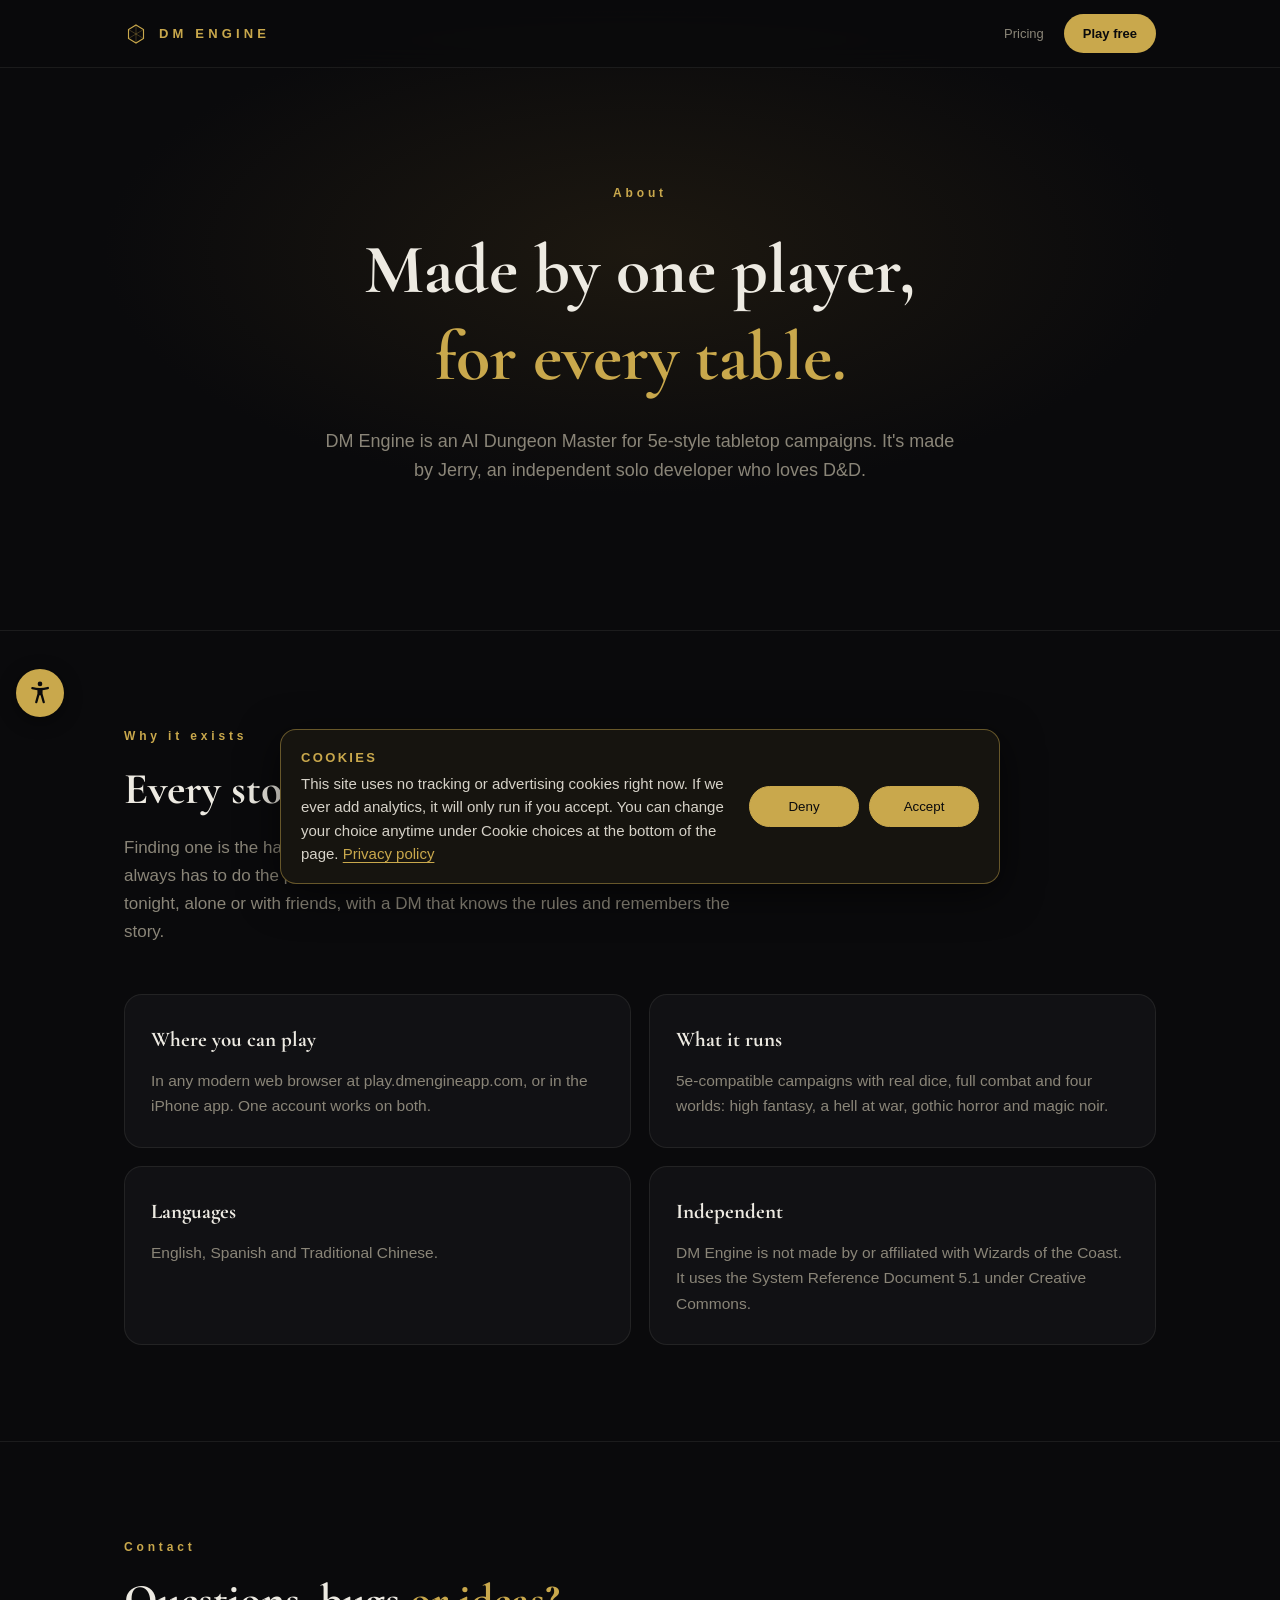
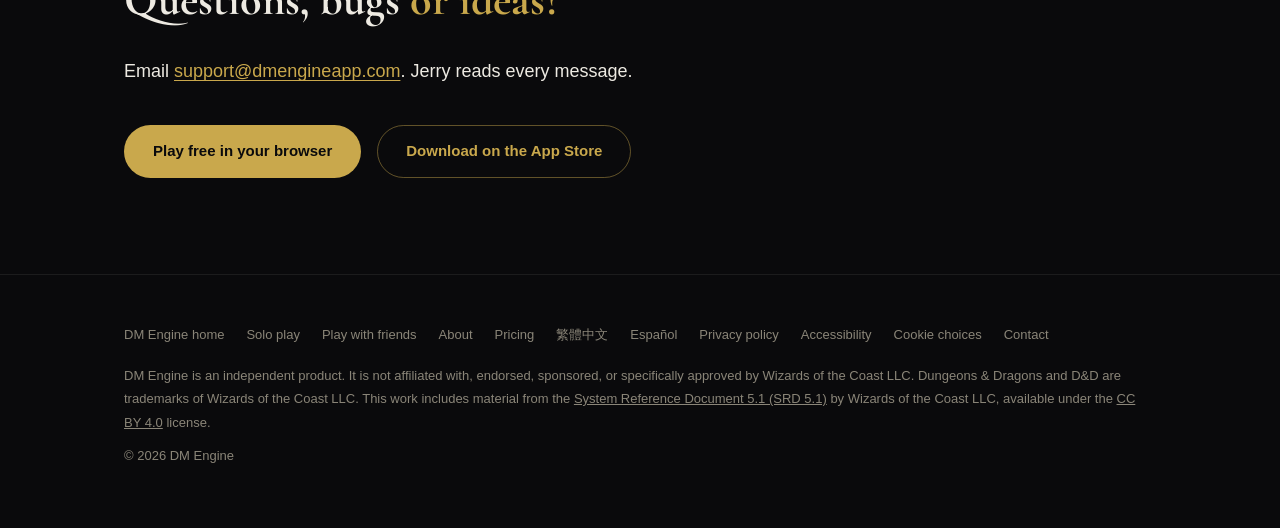
<file: about/index.html>
<!DOCTYPE html>
<html lang="en">
<head>
<meta charset="UTF-8">
<meta name="viewport" content="width=device-width, initial-scale=1">
<title>About DM Engine | Who Makes the AI Dungeon Master</title>
<meta name="description" content="DM Engine is an AI Dungeon Master for 5e-style tabletop campaigns, made by Jerry, an independent solo developer who loves D&amp;D. Play free in your browser or on iPhone.">
<link rel="canonical" href="https://dmengineapp.com/about/">
<meta name="theme-color" content="#0A0A0C">
<meta property="og:site_name" content="DM Engine">
<meta property="og:title" content="About DM Engine">
<meta property="og:description" content="DM Engine is an AI Dungeon Master for 5e-style tabletop campaigns, made by Jerry, an independent solo developer who loves D&amp;D. Play free in your browser or on iPhone.">
<meta property="og:type" content="website">
<meta property="og:url" content="https://dmengineapp.com/about/">
<meta property="og:image" content="https://dmengineapp.com/og-image.png">
<meta property="og:image:width" content="1200">
<meta property="og:image:height" content="630">
<meta name="twitter:card" content="summary_large_image">
<meta name="twitter:image" content="https://dmengineapp.com/og-image.png">
<meta name="apple-itunes-app" content="app-id=6762107792">
<link rel="icon" href="data:image/svg+xml,%3Csvg xmlns='http://www.w3.org/2000/svg' viewBox='0 0 64 64'%3E%3Crect width='64' height='64' rx='14' fill='%230A0A0C'/%3E%3Cpolygon points='32,12 49,22 49,42 32,52 15,42 15,22' fill='none' stroke='%23C9A84C' stroke-width='3'/%3E%3C/svg%3E">
<link href="/fonts/cormorant-garamond.css" rel="stylesheet">
<script type="application/ld+json">{"@context": "https://schema.org", "@graph": [{"@type": "AboutPage", "@id": "https://dmengineapp.com/about/#page", "url": "https://dmengineapp.com/about/", "name": "About DM Engine | Who Makes the AI Dungeon Master", "description": "DM Engine is an AI Dungeon Master for 5e-style tabletop campaigns, made by Jerry, an independent solo developer who loves D&D. Play free in your browser or on iPhone.", "inLanguage": "en", "isPartOf": {"@id": "https://dmengineapp.com/#site"}, "about": {"@id": "https://dmengineapp.com/#org"}, "dateModified": "2026-10-18"}, {"@type": "Organization", "@id": "https://dmengineapp.com/#org", "name": "DM Engine", "url": "https://dmengineapp.com/", "logo": "https://dmengineapp.com/logo.png", "email": "support@dmengineapp.com", "founder": {"@type": "Person", "name": "Jerry", "jobTitle": "Independent developer"}, "sameAs": ["https://apps.apple.com/app/id6762107792"]}]}</script>
<style>
:root{--bg:#0A0A0C;--bg2:#111114;--bg3:#16140F;--gold:#C9A84C;--gold-deep:#8F7836;--ink:#EDEAE2;--mut:#8A8578;
--line:rgba(201,168,76,.16);--line-soft:rgba(237,234,226,.08);
--sans:-apple-system,BlinkMacSystemFont,"Segoe UI",Roboto,Helvetica,Arial,sans-serif;
--serif:"Cormorant Garamond",Georgia,serif}
*{box-sizing:border-box;margin:0;padding:0}
html{scroll-behavior:smooth}
body{background:var(--bg);color:var(--ink);font-family:var(--sans);font-size:17px;line-height:1.65;-webkit-font-smoothing:antialiased;overflow-x:hidden}
a{color:inherit;text-decoration:none}
.wrap{max-width:1080px;margin:0 auto;padding:0 24px}
nav{position:fixed;inset:0 0 auto 0;z-index:50;background:rgba(10,10,12,.82);-webkit-backdrop-filter:blur(14px);backdrop-filter:blur(14px);border-bottom:1px solid var(--line-soft)}
.nav-in{max-width:1080px;margin:0 auto;padding:14px 24px;display:flex;align-items:center;gap:20px}
.brand{display:flex;align-items:center;gap:11px;font-size:13px;font-weight:600;letter-spacing:.32em;color:var(--gold);white-space:nowrap}
.brand svg{width:24px;height:24px;flex:none}
.lang{margin-left:auto;font-size:13px;color:var(--mut)}
.lang:hover{color:var(--ink)}
.btn{display:inline-flex;align-items:center;justify-content:center;border:1px solid transparent;border-radius:999px;padding:13px 28px;font-size:15px;font-weight:600;white-space:nowrap;transition:transform .2s,background .2s,border-color .2s}
.btn:hover{transform:translateY(-1px)}
.btn-gold{background:var(--gold);color:#0A0A0C}
.btn-ghost{border-color:rgba(201,168,76,.45);color:var(--gold)}
nav .btn{padding:8px 18px;font-size:13px}
.hero{min-height:92vh;display:flex;align-items:center;text-align:center;padding:120px 0 80px;
background:radial-gradient(ellipse 60% 55% at 50% 40%,#1d1810 0%,var(--bg) 70%)}
.hero .wrap{width:100%}
.eyebrow{font-size:12px;letter-spacing:.32em;color:var(--gold);font-weight:600}
h1{font-family:var(--serif);font-weight:700;font-size:clamp(38px,6.4vw,70px);line-height:1.25;margin-top:22px}
h1 em,h2 em{font-style:normal;color:var(--gold)}
.sub{max-width:640px;margin:26px auto 0;color:var(--mut);font-size:18px}
.cta-row{margin-top:38px;display:flex;align-items:center;gap:16px;flex-wrap:wrap;justify-content:center}
.cta-note{width:100%;font-size:13px;color:var(--mut);letter-spacing:.08em}
section{padding:96px 0;border-top:1px solid var(--line-soft)}
h2{font-family:var(--serif);font-weight:700;font-size:clamp(30px,4.2vw,44px);line-height:1.3;margin-top:14px}
.lead{color:var(--mut);margin-top:16px;max-width:640px}
.grid3{margin-top:48px;display:grid;grid-template-columns:repeat(3,1fr);gap:18px}
.card{border:1px solid var(--line-soft);border-radius:18px;padding:28px 26px;background:var(--bg2)}
.card h3{font-family:var(--serif);font-size:21px;font-weight:700;color:var(--ink)}
.card p{color:var(--mut);margin-top:10px;font-size:15.5px}
.num{font-family:var(--serif);color:var(--gold);font-size:30px;font-weight:700;line-height:1}
.quote{margin:56px auto 0;max-width:760px;text-align:center}
.quote p{font-family:var(--serif);font-size:clamp(22px,3vw,28px);line-height:1.6}
.quote span{display:block;margin-top:14px;font-size:12px;letter-spacing:.16em;color:var(--mut)}
.party{display:grid;grid-template-columns:1.2fr 1fr;gap:40px;align-items:center}
.party ul{margin-top:24px;display:grid;gap:12px}
.party li{list-style:none;color:var(--mut);display:flex;gap:10px}
.party li::before{content:"—";color:var(--gold-deep);flex:none}
.code{border:1px solid var(--line);border-radius:20px;padding:34px;text-align:center;background:var(--bg3)}
.code b{display:block;font-size:44px;letter-spacing:.3em;color:var(--gold);font-weight:600;margin:10px 0}
.code small{color:var(--mut);font-size:14px}
.price-grid{margin-top:48px;display:grid;grid-template-columns:repeat(4,1fr);gap:16px}
.plan{border:1px solid var(--line-soft);border-radius:20px;padding:30px 22px;display:flex;flex-direction:column;background:var(--bg2);position:relative}
.plan.hot{border-color:var(--gold);background:var(--bg3)}
.badge{position:absolute;top:-12px;left:50%;transform:translateX(-50%);background:var(--gold);color:#0A0A0C;font-size:11px;font-weight:700;letter-spacing:.18em;padding:4px 12px;border-radius:999px;white-space:nowrap}
.plan h3{font-size:13px;font-weight:600;letter-spacing:.2em;color:var(--mut)}
.plan.hot h3{color:var(--gold)}
.price{font-family:var(--serif);font-size:38px;font-weight:700;margin-top:12px}
.price small{font-family:var(--sans);font-size:14px;color:var(--mut);font-weight:400}
.plan ul{margin:20px 0 26px;display:grid;gap:9px}
.plan li{list-style:none;font-size:14.5px;color:var(--mut);display:flex;gap:9px}
.plan li::before{content:"—";color:var(--gold-deep);flex:none}
.plan .btn{margin-top:auto;width:100%}
.fine{margin-top:30px;text-align:center;color:var(--mut);font-size:15px}
.fine b{color:var(--gold);font-weight:600}
.faq{margin-top:40px;display:grid;gap:12px;max-width:820px}
details{border:1px solid var(--line-soft);border-radius:14px;padding:18px 22px;background:var(--bg2)}
summary{cursor:pointer;font-weight:600;list-style:none}
summary::-webkit-details-marker{display:none}
summary::after{content:"+";float:right;color:var(--gold)}
details[open] summary::after{content:"−"}
details p{color:var(--mut);margin-top:10px;font-size:15.5px}
.final{text-align:center}
footer{border-top:1px solid var(--line-soft);padding:48px 0 60px;color:var(--mut);font-size:13px;line-height:1.8}
footer .row{display:flex;gap:22px;flex-wrap:wrap;margin-bottom:18px}
footer a:hover{color:var(--ink)}
@media (max-width:980px){.price-grid{grid-template-columns:repeat(2,1fr)}}
@media (max-width:760px){.grid3{grid-template-columns:1fr}.party{grid-template-columns:1fr}
.nav-in{gap:10px;padding:12px 16px}.brand{letter-spacing:.2em}nav .btn{padding:7px 12px;font-size:12px}.hide-sm{display:none}}
@media (max-width:560px){.price-grid{grid-template-columns:1fr}section{padding:72px 0}}

.about-grid{margin-top:48px;display:grid;grid-template-columns:repeat(2,1fr);gap:18px}
.contact{margin-top:28px;font-size:18px}
.contact a{color:var(--gold);text-decoration:underline;text-underline-offset:3px}
@media (max-width:760px){.about-grid{grid-template-columns:1fr}}
.skip{position:absolute;left:12px;top:-60px;z-index:1000;padding:10px 16px;border-radius:8px;background:#C9A84C;color:#0A0A0A;font-weight:600;text-decoration:none}.skip:focus{top:12px}
</style>
</head>
<body>
<a class="skip" href="#main">Skip to content</a>

<nav>
  <div class="nav-in">
    <a class="brand" href="/" aria-label="DM Engine home">
      <svg viewBox="0 0 64 64" aria-hidden="true"><polygon points="32,8 52,20 52,44 32,56 12,44 12,20" fill="none" stroke="#C9A84C" stroke-width="3"/><line x1="32" y1="8" x2="32" y2="56" stroke="#C9A84C" stroke-width="1.4" opacity=".55"/><line x1="12" y1="20" x2="52" y2="44" stroke="#C9A84C" stroke-width="1.4" opacity=".55"/><line x1="52" y1="20" x2="12" y2="44" stroke="#C9A84C" stroke-width="1.4" opacity=".55"/></svg>
      DM ENGINE
    </a>
    <a class="lang" href="/#pricing">Pricing</a>
    <a class="btn btn-gold" href="https://play.dmengineapp.com">Play free</a>
  </div>
</nav>

<main id="main">
<header class="hero" id="top" style="min-height:70vh">
  <div class="wrap">
    <p class="eyebrow">About</p>
    <h1>Made by one player,<br><em>for every table.</em></h1>
    <p class="sub">DM Engine is an AI Dungeon Master for 5e-style tabletop campaigns. It's made by Jerry, an independent solo developer who loves D&amp;D.</p>
  </div>
</header>

<section>
  <div class="wrap">
    <p class="eyebrow">Why it exists</p>
    <h2>Every story needs <em>a Dungeon Master.</em></h2>
    <p class="lead">Finding one is the hard part. Schedules clash, groups fall apart, and someone always has to do the prep. DM Engine is built so anyone can sit down and play tonight, alone or with friends, with a DM that knows the rules and remembers the story.</p>
    <div class="about-grid">
      <div class="card"><h3>Where you can play</h3><p>In any modern web browser at play.dmengineapp.com, or in the iPhone app. One account works on both.</p></div>
      <div class="card"><h3>What it runs</h3><p>5e-compatible campaigns with real dice, full combat and four worlds: high fantasy, a hell at war, gothic horror and magic noir.</p></div>
      <div class="card"><h3>Languages</h3><p>English, Spanish and Traditional Chinese.</p></div>
      <div class="card"><h3>Independent</h3><p>DM Engine is not made by or affiliated with Wizards of the Coast. It uses the System Reference Document 5.1 under Creative Commons.</p></div>
    </div>
  </div>
</section>

<section>
  <div class="wrap">
    <p class="eyebrow">Contact</p>
    <h2>Questions, bugs <em>or ideas?</em></h2>
    <p class="contact">Email <a href="mailto:support@dmengineapp.com">support@dmengineapp.com</a>. Jerry reads every message.</p>
    <div class="cta-row" style="justify-content:flex-start">
      <a class="btn btn-gold" href="https://play.dmengineapp.com">Play free in your browser</a>
      <a class="btn btn-ghost" href="https://apps.apple.com/app/id6762107792">Download on the App&nbsp;Store</a>
    </div>
  </div>
</section>

</main>

<footer>
  <div class="wrap">
    <div class="row">
      <a href="/">DM Engine home</a>
      <a href="/solo/">Solo play</a>
      <a href="/group/">Play with friends</a>
      <a href="/about/">About</a>
      <a href="/#pricing">Pricing</a>
      <a href="/zh/" hreflang="zh-Hant" lang="zh-Hant">繁體中文</a>
      <a href="/es/" hreflang="es" lang="es">Español</a>
      <a href="https://j37953242.github.io/dmengine-legal">Privacy policy</a>
      <a href="/accessibility/">Accessibility</a>
      <a href="#" data-cookie-choices>Cookie choices</a>
      <a href="mailto:support@dmengineapp.com">Contact</a>
    </div>
    <p>DM Engine is an independent product. It is not affiliated with, endorsed, sponsored, or specifically approved by Wizards of the Coast LLC. Dungeons &amp; Dragons and D&amp;D are trademarks of Wizards of the Coast LLC. This work includes material from the <a href="https://dnd.wizards.com/resources/systems-reference-document" style="text-decoration:underline">System Reference Document 5.1 (SRD 5.1)</a> by Wizards of the Coast LLC, available under the <a href="https://creativecommons.org/licenses/by/4.0/legalcode" style="text-decoration:underline">CC BY 4.0</a> license.</p>
    <p style="margin-top:10px">© 2026 DM Engine</p>
  </div>
</footer>

<script src="/site-ui.js" defer></script>
</body>
</html>
</file>
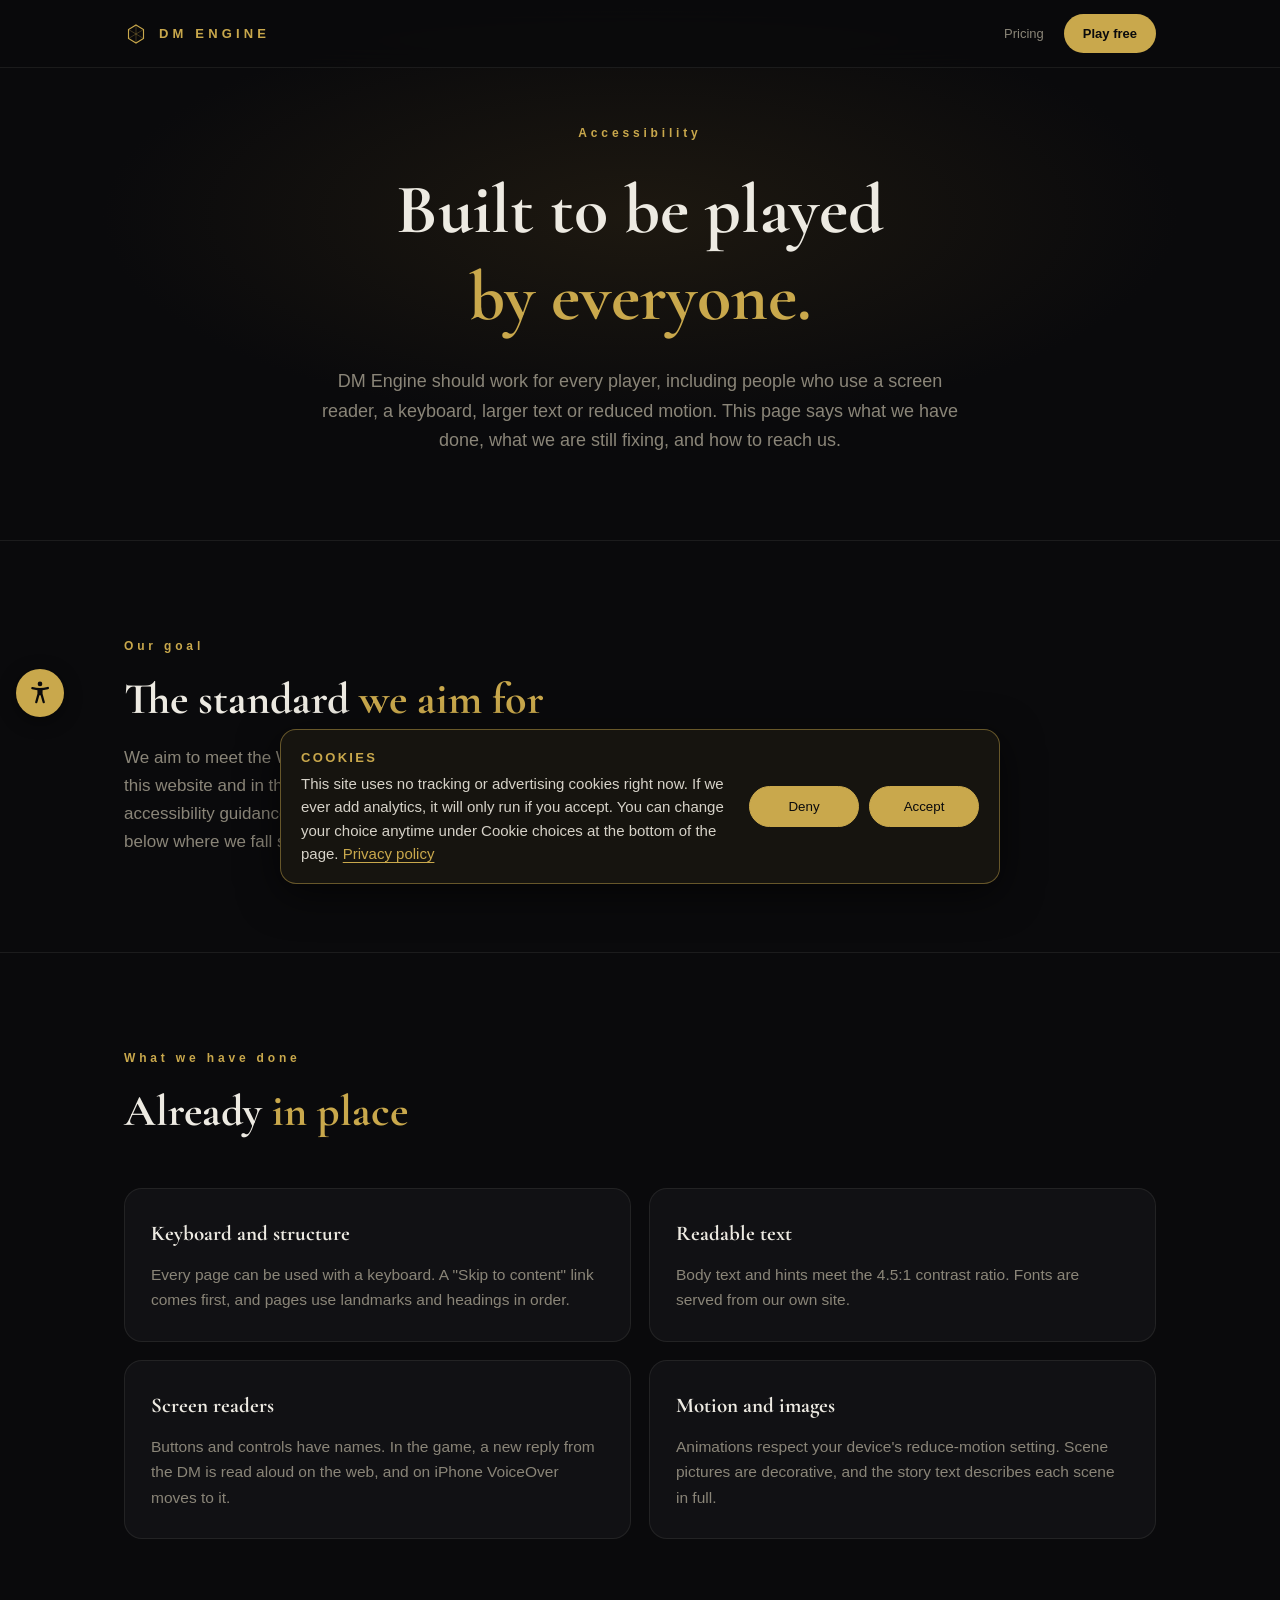
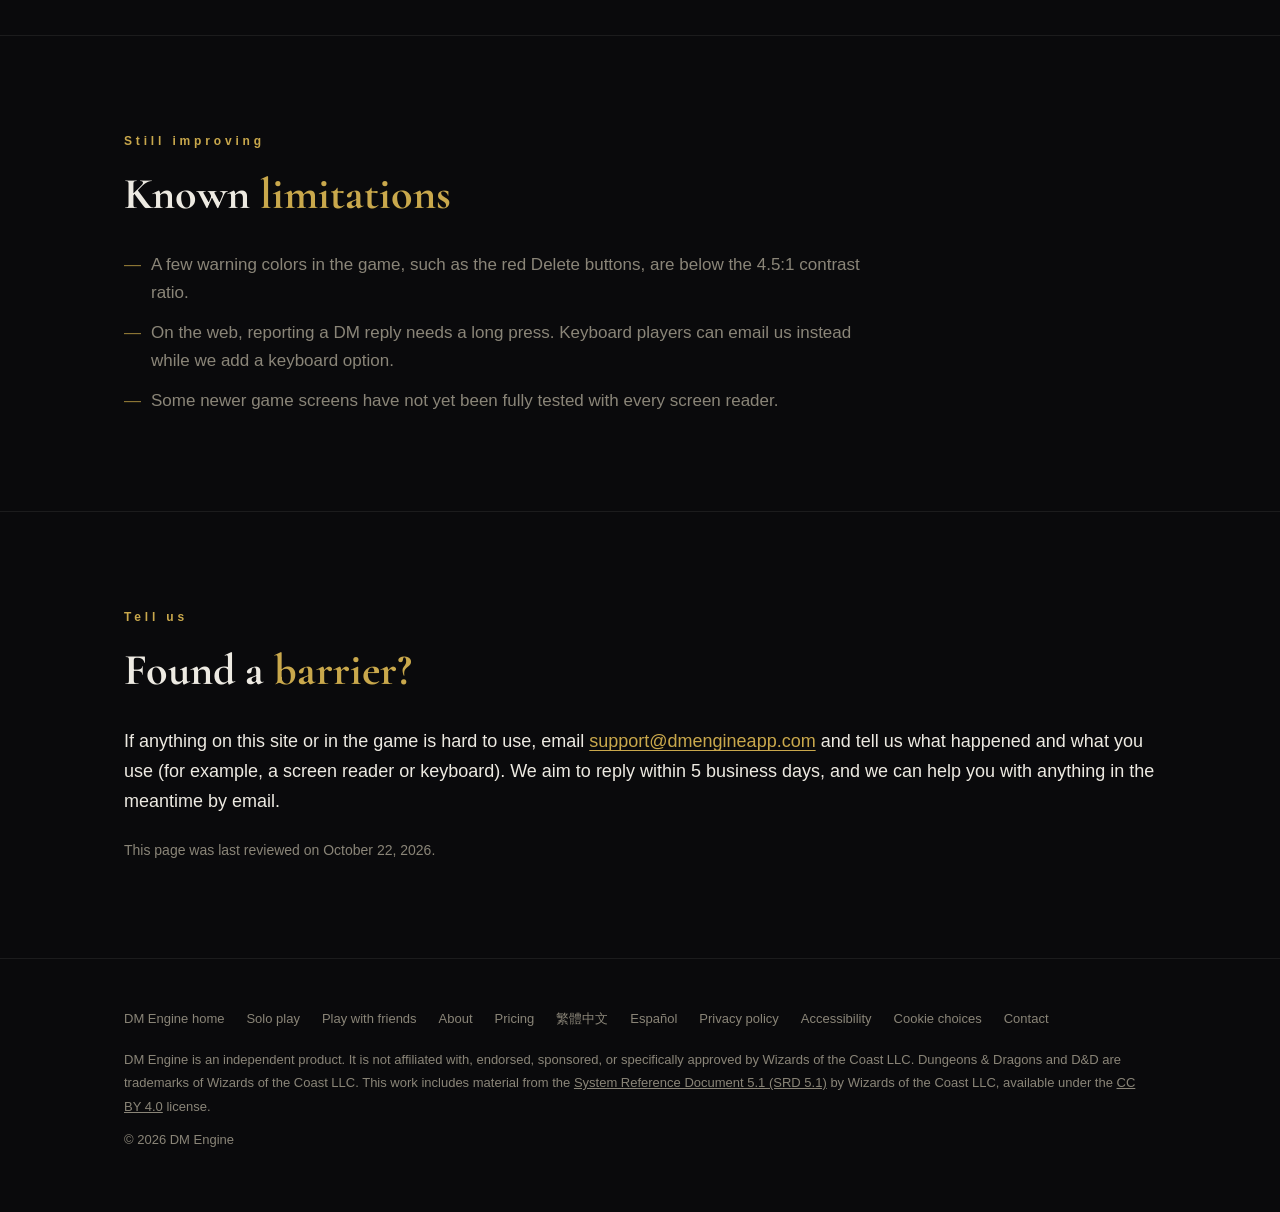
<file: accessibility/index.html>
<!DOCTYPE html>
<html lang="en">
<head>
<meta charset="UTF-8">
<meta name="viewport" content="width=device-width, initial-scale=1">
<title>Accessibility | DM Engine</title>
<meta name="description" content="How DM Engine works to be usable by everyone: what we have done, what we are still fixing, and how to tell us about a barrier.">
<link rel="canonical" href="https://dmengineapp.com/accessibility/">
<link rel="alternate" hreflang="en" href="https://dmengineapp.com/accessibility/">
<link rel="alternate" hreflang="es" href="https://dmengineapp.com/es/accessibility/">
<link rel="alternate" hreflang="zh-Hant" href="https://dmengineapp.com/zh/accessibility/">
<meta name="theme-color" content="#0A0A0C">
<link rel="icon" href="data:image/svg+xml,%3Csvg xmlns='http://www.w3.org/2000/svg' viewBox='0 0 64 64'%3E%3Crect width='64' height='64' rx='14' fill='%230A0A0C'/%3E%3Cpolygon points='32,12 49,22 49,42 32,52 15,42 15,22' fill='none' stroke='%23C9A84C' stroke-width='3'/%3E%3C/svg%3E">
<link href="/fonts/cormorant-garamond.css" rel="stylesheet">
<style>
:root{--bg:#0A0A0C;--bg2:#111114;--bg3:#16140F;--gold:#C9A84C;--gold-deep:#8F7836;--ink:#EDEAE2;--mut:#8A8578;
--line:rgba(201,168,76,.16);--line-soft:rgba(237,234,226,.08);
--sans:-apple-system,BlinkMacSystemFont,"Segoe UI",Roboto,Helvetica,Arial,sans-serif;
--serif:"Cormorant Garamond",Georgia,serif}
*{box-sizing:border-box;margin:0;padding:0}
html{scroll-behavior:smooth}
body{background:var(--bg);color:var(--ink);font-family:var(--sans);font-size:17px;line-height:1.65;-webkit-font-smoothing:antialiased;overflow-x:hidden}
a{color:inherit;text-decoration:none}
.wrap{max-width:1080px;margin:0 auto;padding:0 24px}
nav{position:fixed;inset:0 0 auto 0;z-index:50;background:rgba(10,10,12,.82);-webkit-backdrop-filter:blur(14px);backdrop-filter:blur(14px);border-bottom:1px solid var(--line-soft)}
.nav-in{max-width:1080px;margin:0 auto;padding:14px 24px;display:flex;align-items:center;gap:20px}
.brand{display:flex;align-items:center;gap:11px;font-size:13px;font-weight:600;letter-spacing:.32em;color:var(--gold);white-space:nowrap}
.brand svg{width:24px;height:24px;flex:none}
.lang{margin-left:auto;font-size:13px;color:var(--mut)}
.lang:hover{color:var(--ink)}
.btn{display:inline-flex;align-items:center;justify-content:center;border:1px solid transparent;border-radius:999px;padding:13px 28px;font-size:15px;font-weight:600;white-space:nowrap;transition:transform .2s,background .2s,border-color .2s}
.btn:hover{transform:translateY(-1px)}
.btn-gold{background:var(--gold);color:#0A0A0C}
.btn-ghost{border-color:rgba(201,168,76,.45);color:var(--gold)}
nav .btn{padding:8px 18px;font-size:13px}
.hero{min-height:92vh;display:flex;align-items:center;text-align:center;padding:120px 0 80px;
background:radial-gradient(ellipse 60% 55% at 50% 40%,#1d1810 0%,var(--bg) 70%)}
.hero .wrap{width:100%}
.eyebrow{font-size:12px;letter-spacing:.32em;color:var(--gold);font-weight:600}
h1{font-family:var(--serif);font-weight:700;font-size:clamp(38px,6.4vw,70px);line-height:1.25;margin-top:22px}
h1 em,h2 em{font-style:normal;color:var(--gold)}
.sub{max-width:640px;margin:26px auto 0;color:var(--mut);font-size:18px}
.cta-row{margin-top:38px;display:flex;align-items:center;gap:16px;flex-wrap:wrap;justify-content:center}
.cta-note{width:100%;font-size:13px;color:var(--mut);letter-spacing:.08em}
section{padding:96px 0;border-top:1px solid var(--line-soft)}
h2{font-family:var(--serif);font-weight:700;font-size:clamp(30px,4.2vw,44px);line-height:1.3;margin-top:14px}
.lead{color:var(--mut);margin-top:16px;max-width:640px}
.grid3{margin-top:48px;display:grid;grid-template-columns:repeat(3,1fr);gap:18px}
.card{border:1px solid var(--line-soft);border-radius:18px;padding:28px 26px;background:var(--bg2)}
.card h3{font-family:var(--serif);font-size:21px;font-weight:700;color:var(--ink)}
.card p{color:var(--mut);margin-top:10px;font-size:15.5px}
.num{font-family:var(--serif);color:var(--gold);font-size:30px;font-weight:700;line-height:1}
.quote{margin:56px auto 0;max-width:760px;text-align:center}
.quote p{font-family:var(--serif);font-size:clamp(22px,3vw,28px);line-height:1.6}
.quote span{display:block;margin-top:14px;font-size:12px;letter-spacing:.16em;color:var(--mut)}
.party{display:grid;grid-template-columns:1.2fr 1fr;gap:40px;align-items:center}
.party ul{margin-top:24px;display:grid;gap:12px}
.party li{list-style:none;color:var(--mut);display:flex;gap:10px}
.party li::before{content:"—";color:var(--gold-deep);flex:none}
.code{border:1px solid var(--line);border-radius:20px;padding:34px;text-align:center;background:var(--bg3)}
.code b{display:block;font-size:44px;letter-spacing:.3em;color:var(--gold);font-weight:600;margin:10px 0}
.code small{color:var(--mut);font-size:14px}
.price-grid{margin-top:48px;display:grid;grid-template-columns:repeat(4,1fr);gap:16px}
.plan{border:1px solid var(--line-soft);border-radius:20px;padding:30px 22px;display:flex;flex-direction:column;background:var(--bg2);position:relative}
.plan.hot{border-color:var(--gold);background:var(--bg3)}
.badge{position:absolute;top:-12px;left:50%;transform:translateX(-50%);background:var(--gold);color:#0A0A0C;font-size:11px;font-weight:700;letter-spacing:.18em;padding:4px 12px;border-radius:999px;white-space:nowrap}
.plan h3{font-size:13px;font-weight:600;letter-spacing:.2em;color:var(--mut)}
.plan.hot h3{color:var(--gold)}
.price{font-family:var(--serif);font-size:38px;font-weight:700;margin-top:12px}
.price small{font-family:var(--sans);font-size:14px;color:var(--mut);font-weight:400}
.plan ul{margin:20px 0 26px;display:grid;gap:9px}
.plan li{list-style:none;font-size:14.5px;color:var(--mut);display:flex;gap:9px}
.plan li::before{content:"—";color:var(--gold-deep);flex:none}
.plan .btn{margin-top:auto;width:100%}
.fine{margin-top:30px;text-align:center;color:var(--mut);font-size:15px}
.fine b{color:var(--gold);font-weight:600}
.faq{margin-top:40px;display:grid;gap:12px;max-width:820px}
details{border:1px solid var(--line-soft);border-radius:14px;padding:18px 22px;background:var(--bg2)}
summary{cursor:pointer;font-weight:600;list-style:none}
summary::-webkit-details-marker{display:none}
summary::after{content:"+";float:right;color:var(--gold)}
details[open] summary::after{content:"−"}
details p{color:var(--mut);margin-top:10px;font-size:15.5px}
.final{text-align:center}
footer{border-top:1px solid var(--line-soft);padding:48px 0 60px;color:var(--mut);font-size:13px;line-height:1.8}
footer .row{display:flex;gap:22px;flex-wrap:wrap;margin-bottom:18px}
footer a:hover{color:var(--ink)}
@media (max-width:980px){.price-grid{grid-template-columns:repeat(2,1fr)}}
@media (max-width:760px){.grid3{grid-template-columns:1fr}.party{grid-template-columns:1fr}
.nav-in{gap:10px;padding:12px 16px}.brand{letter-spacing:.2em}nav .btn{padding:7px 12px;font-size:12px}.hide-sm{display:none}}
@media (max-width:560px){.price-grid{grid-template-columns:1fr}section{padding:72px 0}}

.about-grid{margin-top:48px;display:grid;grid-template-columns:repeat(2,1fr);gap:18px}
.contact{margin-top:28px;font-size:18px}
.contact a{color:var(--gold);text-decoration:underline;text-underline-offset:3px}
@media (max-width:760px){.about-grid{grid-template-columns:1fr}}
.skip{position:absolute;left:12px;top:-60px;z-index:1000;padding:10px 16px;border-radius:8px;background:#C9A84C;color:#0A0A0A;font-weight:600;text-decoration:none}.skip:focus{top:12px}
.gaps{margin-top:28px;display:grid;gap:12px;max-width:760px}.gaps li{list-style:none;color:var(--mut);display:flex;gap:10px}.gaps li::before{content:"\2014";color:var(--gold-deep);flex:none}.reviewed{margin-top:22px;color:var(--mut);font-size:14px}
</style>
</head>
<body>
<a class="skip" href="#main">Skip to content</a>

<nav>
  <div class="nav-in">
    <a class="brand" href="/" aria-label="DM Engine home">
      <svg viewBox="0 0 64 64" aria-hidden="true"><polygon points="32,8 52,20 52,44 32,56 12,44 12,20" fill="none" stroke="#C9A84C" stroke-width="3"/><line x1="32" y1="8" x2="32" y2="56" stroke="#C9A84C" stroke-width="1.4" opacity=".55"/><line x1="12" y1="20" x2="52" y2="44" stroke="#C9A84C" stroke-width="1.4" opacity=".55"/><line x1="52" y1="20" x2="12" y2="44" stroke="#C9A84C" stroke-width="1.4" opacity=".55"/></svg>
      DM ENGINE
    </a>
    <a class="lang" href="/#pricing">Pricing</a>
    <a class="btn btn-gold" href="https://play.dmengineapp.com">Play free</a>
  </div>
</nav>

<main id="main">
<header class="hero" id="top" style="min-height:60vh">
  <div class="wrap">
    <p class="eyebrow">Accessibility</p>
    <h1>Built to be played<br><em>by everyone.</em></h1>
    <p class="sub">DM Engine should work for every player, including people who use a screen reader, a keyboard, larger text or reduced motion. This page says what we have done, what we are still fixing, and how to reach us.</p>
  </div>
</header>

<section>
  <div class="wrap">
    <p class="eyebrow">Our goal</p>
    <h2>The standard <em>we aim for</em></h2>
    <p class="lead">We aim to meet the Web Content Accessibility Guidelines (WCAG) 2.1 at level AA on this website and in the game at play.dmengineapp.com, and to follow Apple's accessibility guidance in the iPhone app. We are not fully there yet, and we say below where we fall short.</p>
  </div>
</section>

<section>
  <div class="wrap">
    <p class="eyebrow">What we have done</p>
    <h2>Already <em>in place</em></h2>
    <div class="about-grid">
      <div class="card"><h3>Keyboard and structure</h3><p>Every page can be used with a keyboard. A "Skip to content" link comes first, and pages use landmarks and headings in order.</p></div>
      <div class="card"><h3>Readable text</h3><p>Body text and hints meet the 4.5:1 contrast ratio. Fonts are served from our own site.</p></div>
      <div class="card"><h3>Screen readers</h3><p>Buttons and controls have names. In the game, a new reply from the DM is read aloud on the web, and on iPhone VoiceOver moves to it.</p></div>
      <div class="card"><h3>Motion and images</h3><p>Animations respect your device's reduce-motion setting. Scene pictures are decorative, and the story text describes each scene in full.</p></div>
    </div>
  </div>
</section>

<section>
  <div class="wrap">
    <p class="eyebrow">Still improving</p>
    <h2>Known <em>limitations</em></h2>
    <ul class="gaps">
      <li>A few warning colors in the game, such as the red Delete buttons, are below the 4.5:1 contrast ratio.</li>
      <li>On the web, reporting a DM reply needs a long press. Keyboard players can email us instead while we add a keyboard option.</li>
      <li>Some newer game screens have not yet been fully tested with every screen reader.</li>
    </ul>
  </div>
</section>

<section>
  <div class="wrap">
    <p class="eyebrow">Tell us</p>
    <h2>Found a <em>barrier?</em></h2>
    <p class="contact">If anything on this site or in the game is hard to use, email <a href="mailto:support@dmengineapp.com">support@dmengineapp.com</a> and tell us what happened and what you use (for example, a screen reader or keyboard). We aim to reply within 5 business days, and we can help you with anything in the meantime by email.</p>
    <p class="reviewed">This page was last reviewed on October 22, 2026.</p>
  </div>
</section>
</main>

<footer>
  <div class="wrap">
    <div class="row">
      <a href="/">DM Engine home</a>
      <a href="/solo/">Solo play</a>
      <a href="/group/">Play with friends</a>
      <a href="/about/">About</a>
      <a href="/#pricing">Pricing</a>
      <a href="/zh/" hreflang="zh-Hant" lang="zh-Hant">繁體中文</a>
      <a href="/es/" hreflang="es" lang="es">Español</a>
      <a href="https://j37953242.github.io/dmengine-legal">Privacy policy</a>
      <a href="/accessibility/">Accessibility</a>
      <a href="#" data-cookie-choices>Cookie choices</a>
      <a href="mailto:support@dmengineapp.com">Contact</a>
    </div>
    <p>DM Engine is an independent product. It is not affiliated with, endorsed, sponsored, or specifically approved by Wizards of the Coast LLC. Dungeons &amp; Dragons and D&amp;D are trademarks of Wizards of the Coast LLC. This work includes material from the <a href="https://dnd.wizards.com/resources/systems-reference-document" style="text-decoration:underline">System Reference Document 5.1 (SRD 5.1)</a> by Wizards of the Coast LLC, available under the <a href="https://creativecommons.org/licenses/by/4.0/legalcode" style="text-decoration:underline">CC BY 4.0</a> license.</p>
    <p style="margin-top:10px">© 2026 DM Engine</p>
  </div>
</footer>
<script src="/site-ui.js" defer></script>
</body>
</html>
</file>
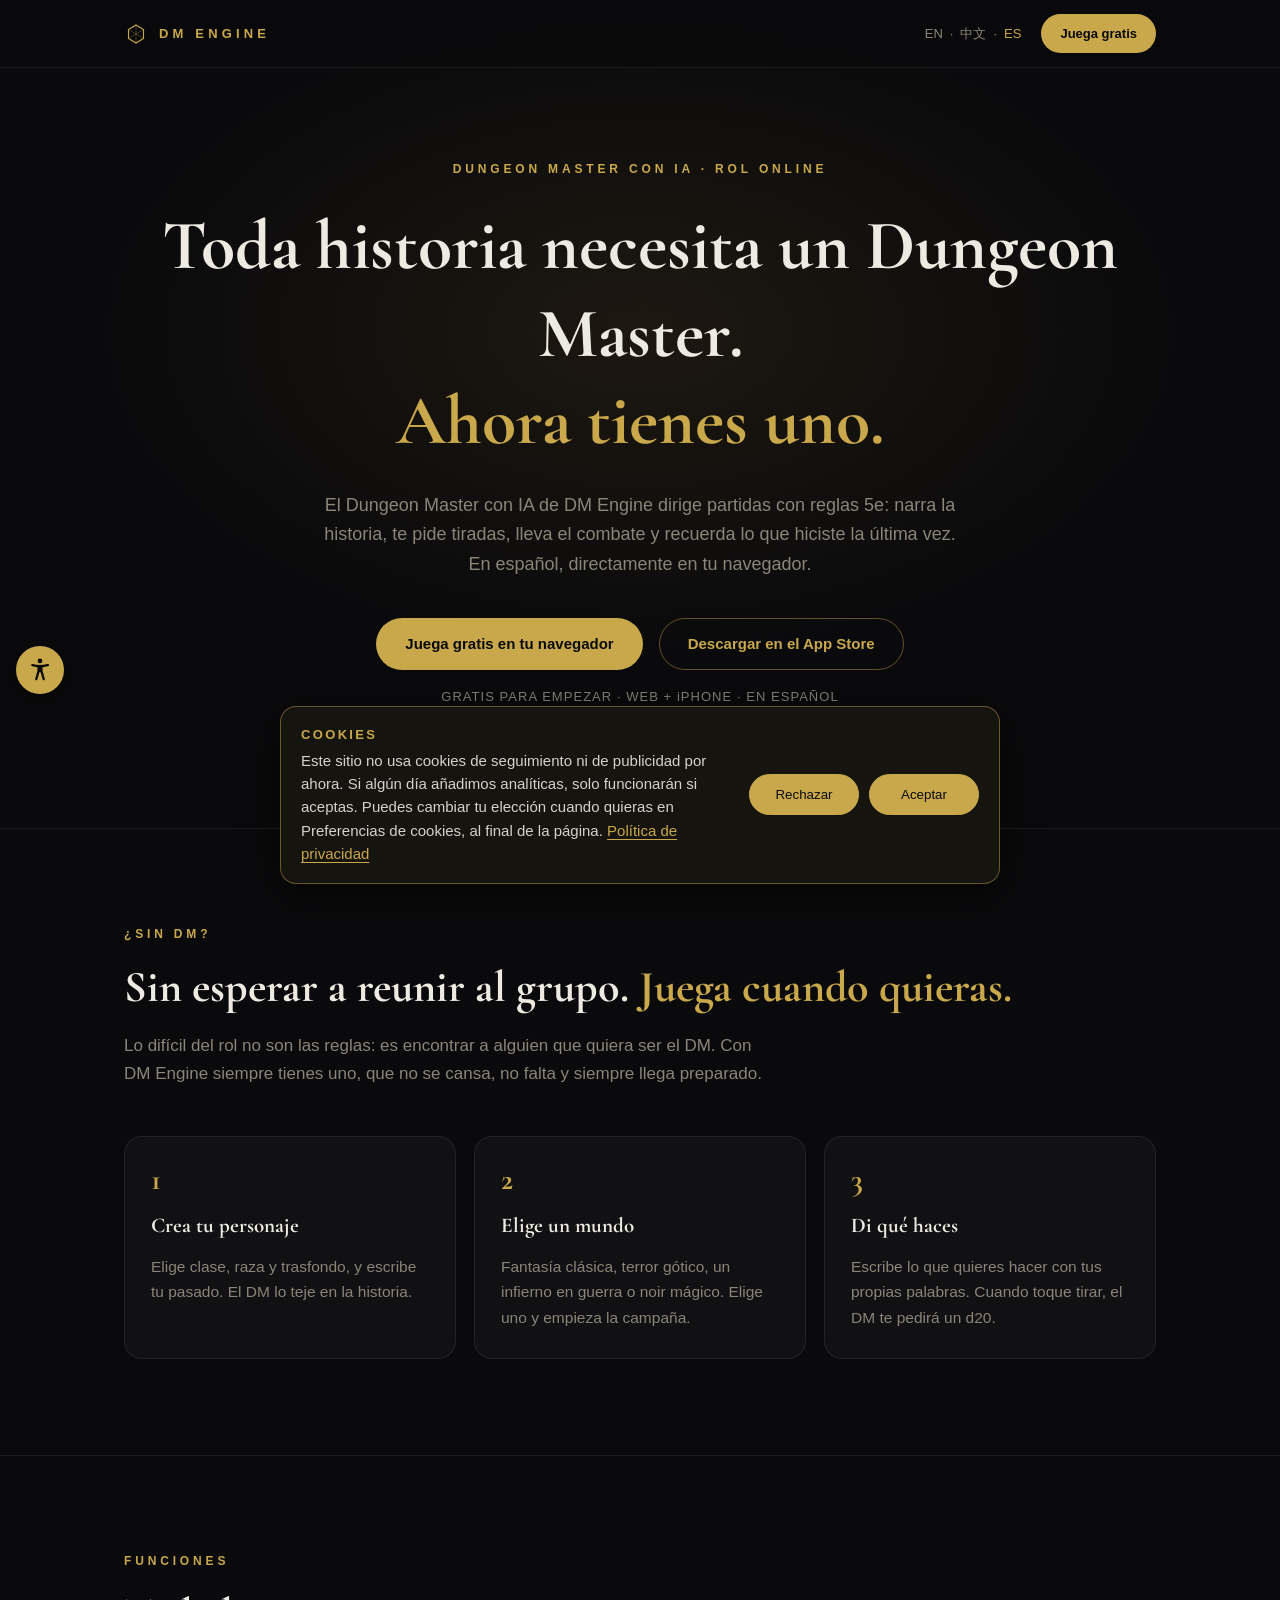
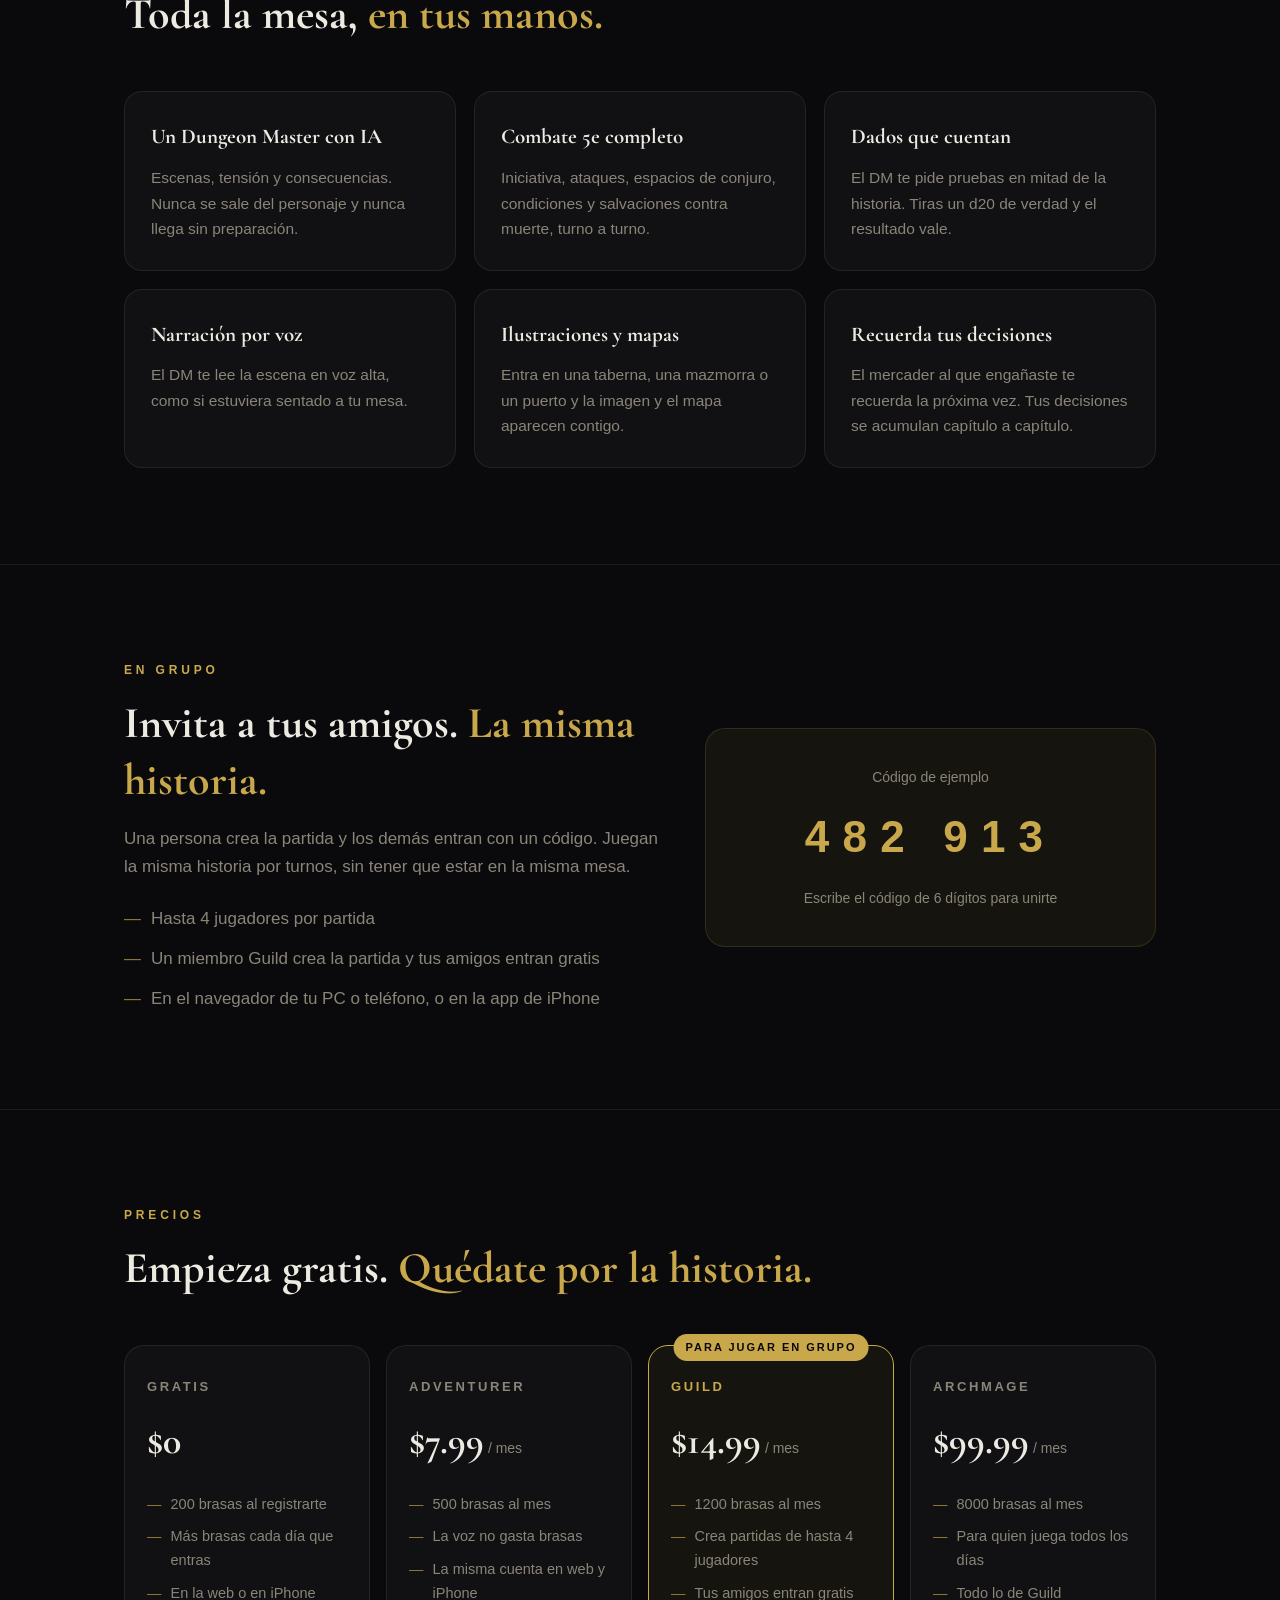
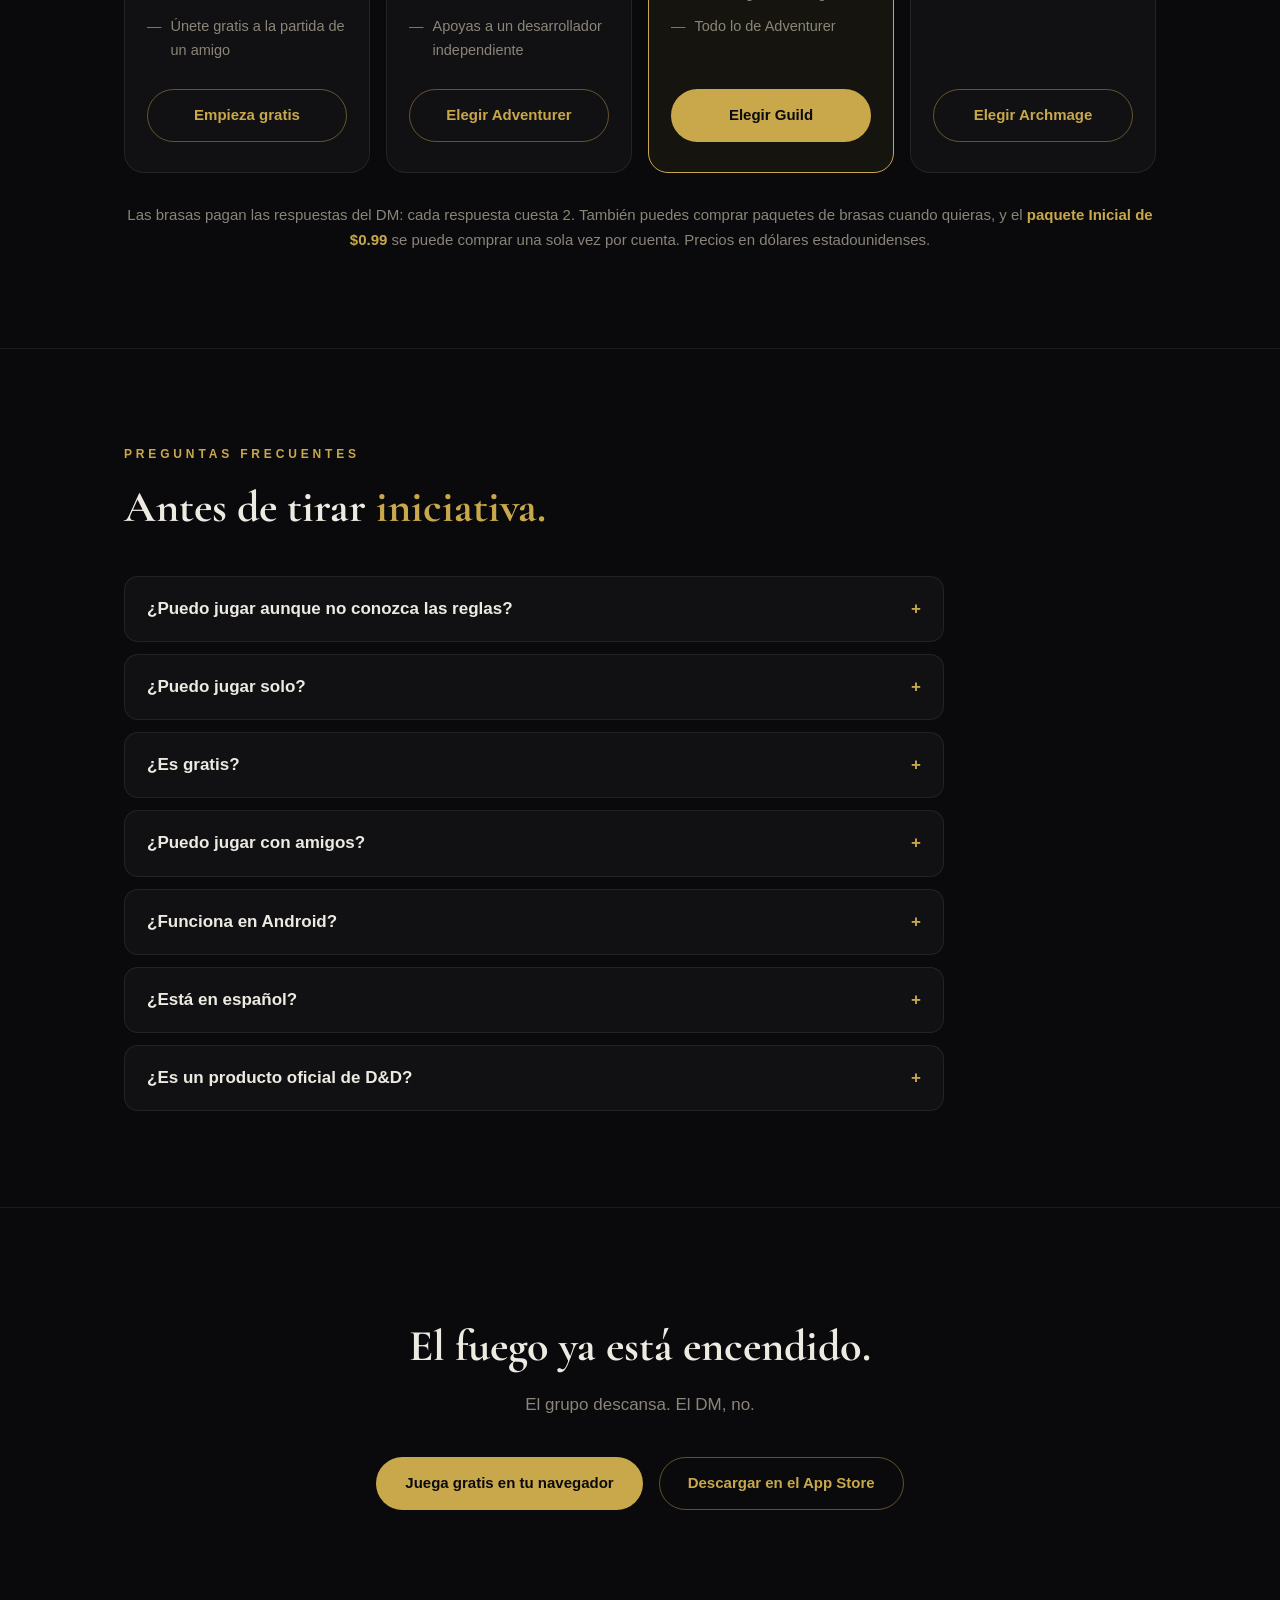
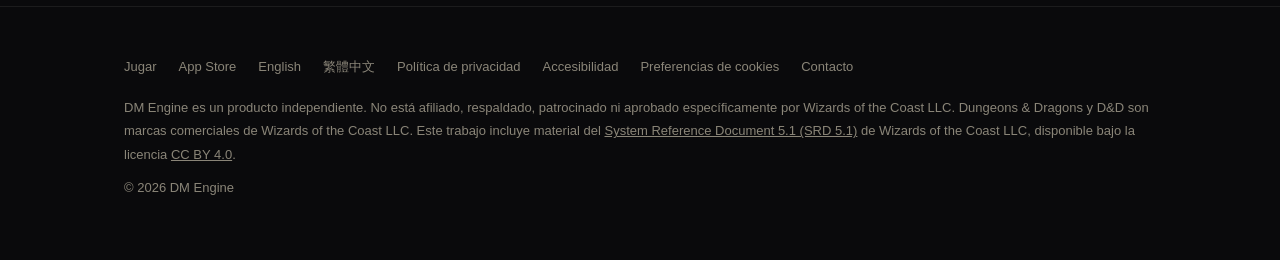
<file: es/index.html>
<!DOCTYPE html>
<html lang="es">
<head>
<meta charset="UTF-8">
<meta name="viewport" content="width=device-width, initial-scale=1">
<title>DM Engine | Dungeon Master con IA: juega rol 5e gratis en tu navegador o iPhone</title>
<meta name="description" content="¿Sin DM? El Dungeon Master con IA de DM Engine dirige tu partida con reglas 5e: narra, te pide tiradas, lleva el combate y recuerda cada decisión. Solo o con hasta 4 amigos, en español. Gratis para empezar.">
<link rel="canonical" href="https://dmengineapp.com/es/">
<link rel="alternate" hreflang="es" href="https://dmengineapp.com/es/">
<link rel="alternate" hreflang="en" href="https://dmengineapp.com/">
<link rel="alternate" hreflang="zh-Hant" href="https://dmengineapp.com/zh/">
<link rel="alternate" hreflang="x-default" href="https://dmengineapp.com/">
<meta name="theme-color" content="#0A0A0C">
<meta property="og:site_name" content="DM Engine">
<meta property="og:locale" content="es_ES">
<meta property="og:locale:alternate" content="es_LA">
<meta property="og:title" content="DM Engine | Dungeon Master con IA para jugar rol">
<meta property="og:description" content="Toda historia necesita un Dungeon Master. Ahora tienes uno. En español, gratis en tu navegador o iPhone.">
<meta property="og:type" content="website">
<meta property="og:url" content="https://dmengineapp.com/es/">
<meta property="og:image" content="https://dmengineapp.com/og-image.png">
<meta property="og:image:width" content="1200">
<meta property="og:image:height" content="630">
<meta name="twitter:card" content="summary_large_image">
<meta name="twitter:image" content="https://dmengineapp.com/og-image.png">
<meta name="apple-itunes-app" content="app-id=6762107792">
<link rel="icon" href="data:image/svg+xml,%3Csvg xmlns='http://www.w3.org/2000/svg' viewBox='0 0 64 64'%3E%3Crect width='64' height='64' rx='14' fill='%230A0A0C'/%3E%3Cpolygon points='32,12 49,22 49,42 32,52 15,42 15,22' fill='none' stroke='%23C9A84C' stroke-width='3'/%3E%3C/svg%3E">
<link href="/fonts/cormorant-garamond.css" rel="stylesheet">
<script type="application/ld+json">{"@context": "https://schema.org", "@graph": [{"@type": "WebPage", "@id": "https://dmengineapp.com/es/#page", "url": "https://dmengineapp.com/es/", "name": "DM Engine | Dungeon Master con IA: juega rol 5e gratis en tu navegador o iPhone", "description": "¿Sin DM? El Dungeon Master con IA de DM Engine dirige tu partida con reglas 5e: narra, te pide tiradas, lleva el combate y recuerda cada decisión. Solo o con hasta 4 amigos, en español. Gratis para empezar.", "inLanguage": "es", "isPartOf": {"@id": "https://dmengineapp.com/#site"}, "publisher": {"@id": "https://dmengineapp.com/#org"}, "dateModified": "2026-10-18"}, {"@type": "VideoGame", "name": "DM Engine", "url": "https://dmengineapp.com/es/", "inLanguage": "es", "description": "Un Dungeon Master con IA que dirige partidas de rol con reglas 5e. Solo o hasta 4 jugadores, en español, gratis para empezar en el navegador o en iPhone.", "image": "https://dmengineapp.com/og-image.png", "genre": ["Juego de rol", "Rol de mesa"], "gamePlatform": ["Web browser", "iOS"], "playMode": ["SinglePlayer", "MultiPlayer"], "numberOfPlayers": {"@type": "QuantitativeValue", "minValue": 1, "maxValue": 4}, "publisher": {"@id": "https://dmengineapp.com/#org"}, "offers": {"@type": "Offer", "price": "0", "priceCurrency": "USD", "url": "https://play.dmengineapp.com/"}}, {"@type": "FAQPage", "inLanguage": "es", "mainEntity": [{"@type": "Question", "name": "¿Puedo jugar aunque no conozca las reglas?", "acceptedAnswer": {"@type": "Answer", "text": "Sí. Escribe lo que quieres hacer con tus propias palabras y el Dungeon Master con IA se encarga de las reglas, las tiradas y el combate."}}, {"@type": "Question", "name": "¿Puedo jugar solo?", "acceptedAnswer": {"@type": "Answer", "text": "Sí. El DM dirige una campaña completa para un solo jugador: narra, interpreta a cada personaje y monstruo, y te pide tiradas cuando hace falta."}}, {"@type": "Question", "name": "¿Es gratis?", "acceptedAnswer": {"@type": "Answer", "text": "Al registrarte recibes 200 brasas y cada día que entras recibes más. Cada respuesta del DM cuesta 2 brasas. Cuando se acaban, puedes comprar un paquete o suscribirte."}}, {"@type": "Question", "name": "¿Puedo jugar con amigos?", "acceptedAnswer": {"@type": "Answer", "text": "Sí. Un miembro Guild puede crear una partida de hasta 4 jugadores. Tus amigos solo necesitan una cuenta y el código de 6 dígitos para unirse gratis."}}, {"@type": "Question", "name": "¿Funciona en Android?", "acceptedAnswer": {"@type": "Answer", "text": "Sí. Abre play.dmengineapp.com en el navegador de tu teléfono y juega sin descargar nada. En iPhone también hay app."}}, {"@type": "Question", "name": "¿Está en español?", "acceptedAnswer": {"@type": "Answer", "text": "Sí. Al crear una campaña nueva, elige español y el DM narrará y responderá en español."}}, {"@type": "Question", "name": "¿Es un producto oficial de D&D?", "acceptedAnswer": {"@type": "Answer", "text": "No. DM Engine es un producto independiente y no está afiliado a Wizards of the Coast. Usa material del System Reference Document 5.1 bajo licencia Creative Commons."}}]}]}</script>
<style>
:root{--bg:#0A0A0C;--bg2:#111114;--bg3:#16140F;--gold:#C9A84C;--gold-deep:#8F7836;--ink:#EDEAE2;--mut:#8A8578;
--line:rgba(201,168,76,.16);--line-soft:rgba(237,234,226,.08);
--sans:-apple-system,BlinkMacSystemFont,"Segoe UI",Roboto,Helvetica,Arial,sans-serif;
--serif:"Cormorant Garamond",Georgia,serif}
*{box-sizing:border-box;margin:0;padding:0}
html{scroll-behavior:smooth}
body{background:var(--bg);color:var(--ink);font-family:var(--sans);font-size:17px;line-height:1.65;-webkit-font-smoothing:antialiased;overflow-x:hidden}
a{color:inherit;text-decoration:none}
.wrap{max-width:1080px;margin:0 auto;padding:0 24px}
nav{position:fixed;inset:0 0 auto 0;z-index:50;background:rgba(10,10,12,.82);-webkit-backdrop-filter:blur(14px);backdrop-filter:blur(14px);border-bottom:1px solid var(--line-soft)}
.nav-in{max-width:1080px;margin:0 auto;padding:14px 24px;display:flex;align-items:center;gap:20px}
.brand{display:flex;align-items:center;gap:11px;font-size:13px;font-weight:600;letter-spacing:.32em;color:var(--gold);white-space:nowrap}
.brand svg{width:24px;height:24px;flex:none}
.langs{margin-left:auto;display:flex;align-items:center;gap:7px;font-size:13px;color:var(--mut);white-space:nowrap}
.langs a{color:var(--mut)}
.langs a:hover{color:var(--ink)}
.langs [aria-current]{color:var(--gold)}
@media (max-width:400px){.langs{gap:5px;font-size:12px}}
.lang:hover{color:var(--ink)}
.btn{display:inline-flex;align-items:center;justify-content:center;border:1px solid transparent;border-radius:999px;padding:13px 28px;font-size:15px;font-weight:600;white-space:nowrap;transition:transform .2s,background .2s,border-color .2s}
.btn:hover{transform:translateY(-1px)}
.btn-gold{background:var(--gold);color:#0A0A0C}
.btn-ghost{border-color:rgba(201,168,76,.45);color:var(--gold)}
nav .btn{padding:8px 18px;font-size:13px}
.hero{min-height:92vh;display:flex;align-items:center;text-align:center;padding:120px 0 80px;
background:radial-gradient(ellipse 60% 55% at 50% 40%,#1d1810 0%,var(--bg) 70%)}
.hero .wrap{width:100%}
.eyebrow{font-size:12px;letter-spacing:.32em;color:var(--gold);font-weight:600}
h1{font-family:var(--serif);font-weight:700;font-size:clamp(38px,6.4vw,70px);line-height:1.25;margin-top:22px}
h1 em,h2 em{font-style:normal;color:var(--gold)}
.sub{max-width:640px;margin:26px auto 0;color:var(--mut);font-size:18px}
.cta-row{margin-top:38px;display:flex;align-items:center;gap:16px;flex-wrap:wrap;justify-content:center}
.cta-note{width:100%;font-size:13px;color:var(--mut);letter-spacing:.08em}
section{padding:96px 0;border-top:1px solid var(--line-soft)}
h2{font-family:var(--serif);font-weight:700;font-size:clamp(30px,4.2vw,44px);line-height:1.3;margin-top:14px}
.lead{color:var(--mut);margin-top:16px;max-width:640px}
.grid3{margin-top:48px;display:grid;grid-template-columns:repeat(3,1fr);gap:18px}
.card{border:1px solid var(--line-soft);border-radius:18px;padding:28px 26px;background:var(--bg2)}
.card h3{font-family:var(--serif);font-size:21px;font-weight:700;color:var(--ink)}
.card p{color:var(--mut);margin-top:10px;font-size:15.5px}
.num{font-family:var(--serif);color:var(--gold);font-size:30px;font-weight:700;line-height:1}
.quote{margin:56px auto 0;max-width:760px;text-align:center}
.quote p{font-family:var(--serif);font-size:clamp(22px,3vw,28px);line-height:1.6}
.quote span{display:block;margin-top:14px;font-size:12px;letter-spacing:.16em;color:var(--mut)}
.party{display:grid;grid-template-columns:1.2fr 1fr;gap:40px;align-items:center}
.party ul{margin-top:24px;display:grid;gap:12px}
.party li{list-style:none;color:var(--mut);display:flex;gap:10px}
.party li::before{content:"—";color:var(--gold-deep);flex:none}
.code{border:1px solid var(--line);border-radius:20px;padding:34px;text-align:center;background:var(--bg3)}
.code b{display:block;font-size:44px;letter-spacing:.3em;color:var(--gold);font-weight:600;margin:10px 0}
.code small{color:var(--mut);font-size:14px}
.price-grid{margin-top:48px;display:grid;grid-template-columns:repeat(4,1fr);gap:16px}
.plan{border:1px solid var(--line-soft);border-radius:20px;padding:30px 22px;display:flex;flex-direction:column;background:var(--bg2);position:relative}
.plan.hot{border-color:var(--gold);background:var(--bg3)}
.badge{position:absolute;top:-12px;left:50%;transform:translateX(-50%);background:var(--gold);color:#0A0A0C;font-size:11px;font-weight:700;letter-spacing:.18em;padding:4px 12px;border-radius:999px;white-space:nowrap}
.plan h3{font-size:13px;font-weight:600;letter-spacing:.2em;color:var(--mut)}
.plan.hot h3{color:var(--gold)}
.price{font-family:var(--serif);font-size:38px;font-weight:700;margin-top:12px}
.price small{font-family:var(--sans);font-size:14px;color:var(--mut);font-weight:400}
.plan ul{margin:20px 0 26px;display:grid;gap:9px}
.plan li{list-style:none;font-size:14.5px;color:var(--mut);display:flex;gap:9px}
.plan li::before{content:"—";color:var(--gold-deep);flex:none}
.plan .btn{margin-top:auto;width:100%}
.fine{margin-top:30px;text-align:center;color:var(--mut);font-size:15px}
.fine b{color:var(--gold);font-weight:600}
.faq{margin-top:40px;display:grid;gap:12px;max-width:820px}
details{border:1px solid var(--line-soft);border-radius:14px;padding:18px 22px;background:var(--bg2)}
summary{cursor:pointer;font-weight:600;list-style:none}
summary::-webkit-details-marker{display:none}
summary::after{content:"+";float:right;color:var(--gold)}
details[open] summary::after{content:"−"}
details p{color:var(--mut);margin-top:10px;font-size:15.5px}
.final{text-align:center}
footer{border-top:1px solid var(--line-soft);padding:48px 0 60px;color:var(--mut);font-size:13px;line-height:1.8}
footer .row{display:flex;gap:22px;flex-wrap:wrap;margin-bottom:18px}
footer a:hover{color:var(--ink)}
@media (max-width:980px){.price-grid{grid-template-columns:repeat(2,1fr)}}
@media (max-width:760px){.grid3{grid-template-columns:1fr}.party{grid-template-columns:1fr}
.nav-in{gap:10px;padding:12px 16px}.brand{letter-spacing:.2em}nav .btn{padding:7px 12px;font-size:12px}.hide-sm{display:none}}
@media (max-width:560px){.price-grid{grid-template-columns:1fr}section{padding:72px 0}}
.skip{position:absolute;left:12px;top:-60px;z-index:1000;padding:10px 16px;border-radius:8px;background:#C9A84C;color:#0A0A0A;font-weight:600;text-decoration:none}.skip:focus{top:12px}
</style>
</head>
<body>
<a class="skip" href="#main">Saltar al contenido</a>

<nav>
  <div class="nav-in">
    <a class="brand" href="#top" aria-label="DM Engine, inicio">
      <svg viewBox="0 0 64 64" aria-hidden="true"><polygon points="32,8 52,20 52,44 32,56 12,44 12,20" fill="none" stroke="#C9A84C" stroke-width="3"/><line x1="32" y1="8" x2="32" y2="56" stroke="#C9A84C" stroke-width="1.4" opacity=".55"/><line x1="12" y1="20" x2="52" y2="44" stroke="#C9A84C" stroke-width="1.4" opacity=".55"/><line x1="52" y1="20" x2="12" y2="44" stroke="#C9A84C" stroke-width="1.4" opacity=".55"/></svg>
      DM ENGINE
    </a>
    <div class="langs" aria-label="Idioma"><a href="/" hreflang="en" lang="en">EN</a><span aria-hidden="true">·</span><a href="/zh/" hreflang="zh-Hant" lang="zh-Hant">中文</a><span aria-hidden="true">·</span><a href="/es/" lang="es" aria-current="page">ES</a></div>
    <a class="btn btn-gold" href="https://play.dmengineapp.com">Juega gratis</a>
  </div>
</nav>

<main id="main">
<header class="hero" id="top">
  <div class="wrap">
    <p class="eyebrow">DUNGEON MASTER CON IA · ROL ONLINE</p>
    <h1>Toda historia necesita un Dungeon Master.<br><em>Ahora tienes uno.</em></h1>
    <p class="sub">El Dungeon Master con IA de DM Engine dirige partidas con reglas 5e: narra la historia, te pide tiradas, lleva el combate y recuerda lo que hiciste la última vez. En español, directamente en tu navegador.</p>
    <div class="cta-row">
      <a class="btn btn-gold" href="https://play.dmengineapp.com">Juega gratis en tu navegador</a>
      <a class="btn btn-ghost" href="https://apps.apple.com/app/id6762107792">Descargar en el App&nbsp;Store</a>
      <span class="cta-note">GRATIS PARA EMPEZAR · WEB + iPHONE · EN ESPAÑOL</span>
    </div>
  </div>
</header>

<section>
  <div class="wrap">
    <p class="eyebrow">¿SIN DM?</p>
    <h2>Sin esperar a reunir al grupo. <em>Juega cuando quieras.</em></h2>
    <p class="lead">Lo difícil del rol no son las reglas: es encontrar a alguien que quiera ser el DM. Con DM Engine siempre tienes uno, que no se cansa, no falta y siempre llega preparado.</p>
    <div class="grid3">
      <div class="card"><div class="num">1</div><h3 style="margin-top:14px">Crea tu personaje</h3><p>Elige clase, raza y trasfondo, y escribe tu pasado. El DM lo teje en la historia.</p></div>
      <div class="card"><div class="num">2</div><h3 style="margin-top:14px">Elige un mundo</h3><p>Fantasía clásica, terror gótico, un infierno en guerra o noir mágico. Elige uno y empieza la campaña.</p></div>
      <div class="card"><div class="num">3</div><h3 style="margin-top:14px">Di qué haces</h3><p>Escribe lo que quieres hacer con tus propias palabras. Cuando toque tirar, el DM te pedirá un d20.</p></div>
    </div>
  </div>
</section>

<section>
  <div class="wrap">
    <p class="eyebrow">FUNCIONES</p>
    <h2>Toda la mesa, <em>en tus manos.</em></h2>
    <div class="grid3">
      <div class="card"><h3>Un Dungeon Master con IA</h3><p>Escenas, tensión y consecuencias. Nunca se sale del personaje y nunca llega sin preparación.</p></div>
      <div class="card"><h3>Combate 5e completo</h3><p>Iniciativa, ataques, espacios de conjuro, condiciones y salvaciones contra muerte, turno a turno.</p></div>
      <div class="card"><h3>Dados que cuentan</h3><p>El DM te pide pruebas en mitad de la historia. Tiras un d20 de verdad y el resultado vale.</p></div>
      <div class="card"><h3>Narración por voz</h3><p>El DM te lee la escena en voz alta, como si estuviera sentado a tu mesa.</p></div>
      <div class="card"><h3>Ilustraciones y mapas</h3><p>Entra en una taberna, una mazmorra o un puerto y la imagen y el mapa aparecen contigo.</p></div>
      <div class="card"><h3>Recuerda tus decisiones</h3><p>El mercader al que engañaste te recuerda la próxima vez. Tus decisiones se acumulan capítulo a capítulo.</p></div>
    </div>
  </div>
</section>

<section>
  <div class="wrap party">
    <div>
      <p class="eyebrow">EN GRUPO</p>
      <h2>Invita a tus amigos. <em>La misma historia.</em></h2>
      <p class="lead">Una persona crea la partida y los demás entran con un código. Juegan la misma historia por turnos, sin tener que estar en la misma mesa.</p>
      <ul>
        <li>Hasta 4 jugadores por partida</li>
        <li>Un miembro Guild crea la partida y tus amigos entran gratis</li>
        <li>En el navegador de tu PC o teléfono, o en la app de iPhone</li>
      </ul>
    </div>
    <div class="code" aria-hidden="true">
      <small>Código de ejemplo</small>
      <b>482 913</b>
      <small>Escribe el código de 6 dígitos para unirte</small>
    </div>
  </div>
</section>

<section id="precios">
  <div class="wrap">
    <p class="eyebrow">PRECIOS</p>
    <h2>Empieza gratis. <em>Quédate por la historia.</em></h2>
    <div class="price-grid">
      <div class="plan">
        <h3>GRATIS</h3>
        <div class="price">$0</div>
        <ul>
          <li>200 brasas al registrarte</li>
          <li>Más brasas cada día que entras</li>
          <li>En la web o en iPhone</li>
          <li>Únete gratis a la partida de un amigo</li>
        </ul>
        <a class="btn btn-ghost" href="https://play.dmengineapp.com">Empieza gratis</a>
      </div>
      <div class="plan">
        <h3>ADVENTURER</h3>
        <div class="price">$7.99<small> / mes</small></div>
        <ul>
          <li>500 brasas al mes</li>
          <li>La voz no gasta brasas</li>
          <li>La misma cuenta en web y iPhone</li>
          <li>Apoyas a un desarrollador independiente</li>
        </ul>
        <a class="btn btn-ghost" href="https://play.dmengineapp.com">Elegir Adventurer</a>
      </div>
      <div class="plan hot">
        <span class="badge">PARA JUGAR EN GRUPO</span>
        <h3>GUILD</h3>
        <div class="price">$14.99<small> / mes</small></div>
        <ul>
          <li>1200 brasas al mes</li>
          <li>Crea partidas de hasta 4 jugadores</li>
          <li>Tus amigos entran gratis</li>
          <li>Todo lo de Adventurer</li>
        </ul>
        <a class="btn btn-gold" href="https://play.dmengineapp.com">Elegir Guild</a>
      </div>
      <div class="plan">
        <h3>ARCHMAGE</h3>
        <div class="price">$99.99<small> / mes</small></div>
        <ul>
          <li>8000 brasas al mes</li>
          <li>Para quien juega todos los días</li>
          <li>Todo lo de Guild</li>
        </ul>
        <a class="btn btn-ghost" href="https://play.dmengineapp.com">Elegir Archmage</a>
      </div>
    </div>
    <p class="fine">Las brasas pagan las respuestas del DM: cada respuesta cuesta 2. También puedes comprar paquetes de brasas cuando quieras, y el <b>paquete Inicial de $0.99</b> se puede comprar una sola vez por cuenta. Precios en dólares estadounidenses.</p>
  </div>
</section>

<section>
  <div class="wrap">
    <p class="eyebrow">PREGUNTAS FRECUENTES</p>
    <h2>Antes de tirar <em>iniciativa.</em></h2>
    <div class="faq">
      <details><summary>¿Puedo jugar aunque no conozca las reglas?</summary><p>Sí. Escribe lo que quieres hacer con tus propias palabras y el Dungeon Master con IA se encarga de las reglas, las tiradas y el combate.</p></details>
      <details><summary>¿Puedo jugar solo?</summary><p>Sí. El DM dirige una campaña completa para un solo jugador: narra, interpreta a cada personaje y monstruo, y te pide tiradas cuando hace falta.</p></details>
      <details><summary>¿Es gratis?</summary><p>Al registrarte recibes 200 brasas y cada día que entras recibes más. Cada respuesta del DM cuesta 2 brasas. Cuando se acaban, puedes comprar un paquete o suscribirte.</p></details>
      <details><summary>¿Puedo jugar con amigos?</summary><p>Sí. Un miembro Guild puede crear una partida de hasta 4 jugadores. Tus amigos solo necesitan una cuenta y el código de 6 dígitos para unirse gratis.</p></details>
      <details><summary>¿Funciona en Android?</summary><p>Sí. Abre play.dmengineapp.com en el navegador de tu teléfono y juega sin descargar nada. En iPhone también hay app.</p></details>
      <details><summary>¿Está en español?</summary><p>Sí. Al crear una campaña nueva, elige español y el DM narrará y responderá en español.</p></details>
      <details><summary>¿Es un producto oficial de D&amp;D?</summary><p>No. DM Engine es un producto independiente y no está afiliado a Wizards of the Coast. Usa material del System Reference Document 5.1 bajo licencia Creative Commons.</p></details>
    </div>
  </div>
</section>

<section class="final">
  <div class="wrap">
    <h2>El fuego ya está encendido.</h2>
    <p class="lead" style="margin-left:auto;margin-right:auto">El grupo descansa. El DM, no.</p>
    <div class="cta-row">
      <a class="btn btn-gold" href="https://play.dmengineapp.com">Juega gratis en tu navegador</a>
      <a class="btn btn-ghost" href="https://apps.apple.com/app/id6762107792">Descargar en el App&nbsp;Store</a>
    </div>
  </div>
</section>

</main>

<footer>
  <div class="wrap">
    <div class="row">
      <a href="https://play.dmengineapp.com">Jugar</a>
      <a href="https://apps.apple.com/app/id6762107792">App Store</a>
      <a href="/" hreflang="en" lang="en">English</a>
      <a href="/zh/" hreflang="zh-Hant" lang="zh-Hant">繁體中文</a>
      <a href="https://j37953242.github.io/dmengine-legal">Política de privacidad</a>
      <a href="/es/accessibility/">Accesibilidad</a>
      <a href="#" data-cookie-choices>Preferencias de cookies</a>
      <a href="mailto:support@dmengineapp.com">Contacto</a>
    </div>
    <p>DM Engine es un producto independiente. No está afiliado, respaldado, patrocinado ni aprobado específicamente por Wizards of the Coast LLC. Dungeons &amp; Dragons y D&amp;D son marcas comerciales de Wizards of the Coast LLC. Este trabajo incluye material del <a href="https://dnd.wizards.com/resources/systems-reference-document" style="text-decoration:underline">System Reference Document 5.1 (SRD 5.1)</a> de Wizards of the Coast LLC, disponible bajo la licencia <a href="https://creativecommons.org/licenses/by/4.0/legalcode" style="text-decoration:underline">CC BY 4.0</a>.</p>
    <p style="margin-top:10px">© 2026 DM Engine</p>
  </div>
</footer>

<script src="/site-ui.js" defer></script>
</body>
</html>
</file>
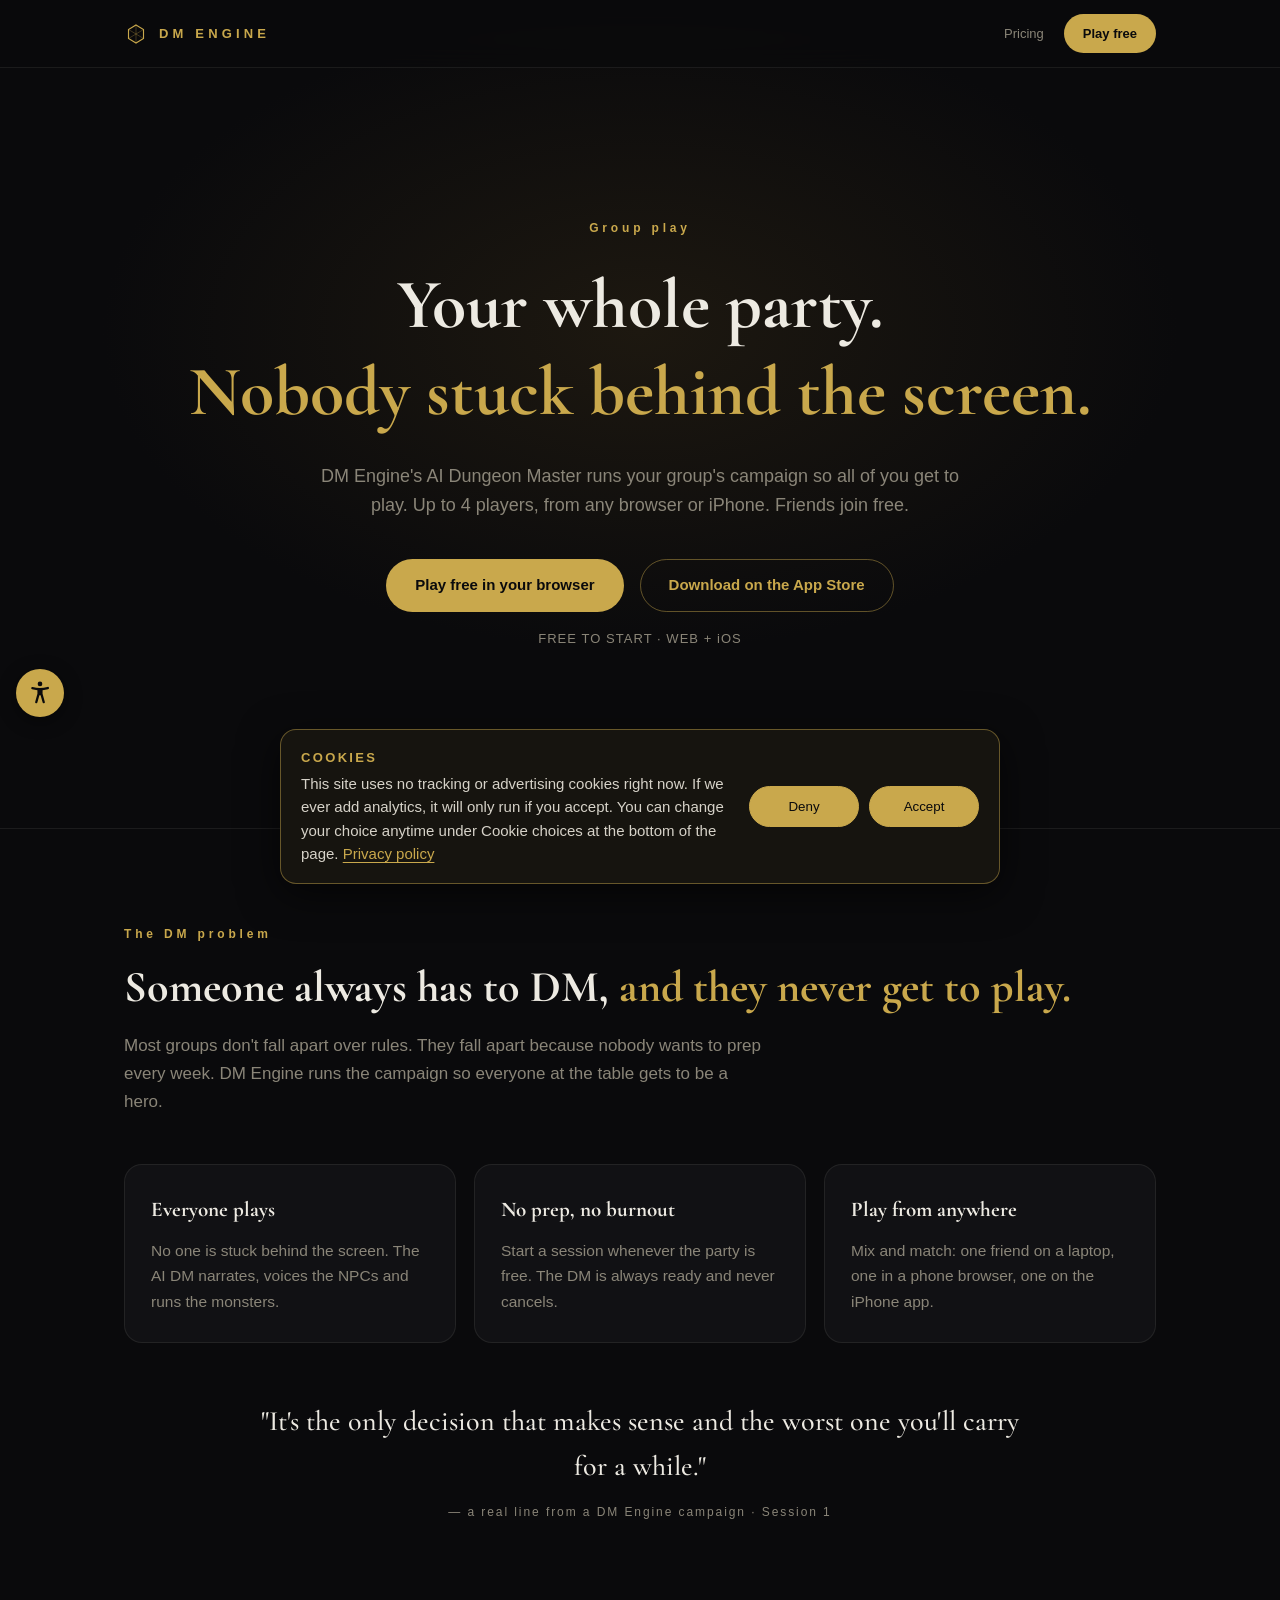
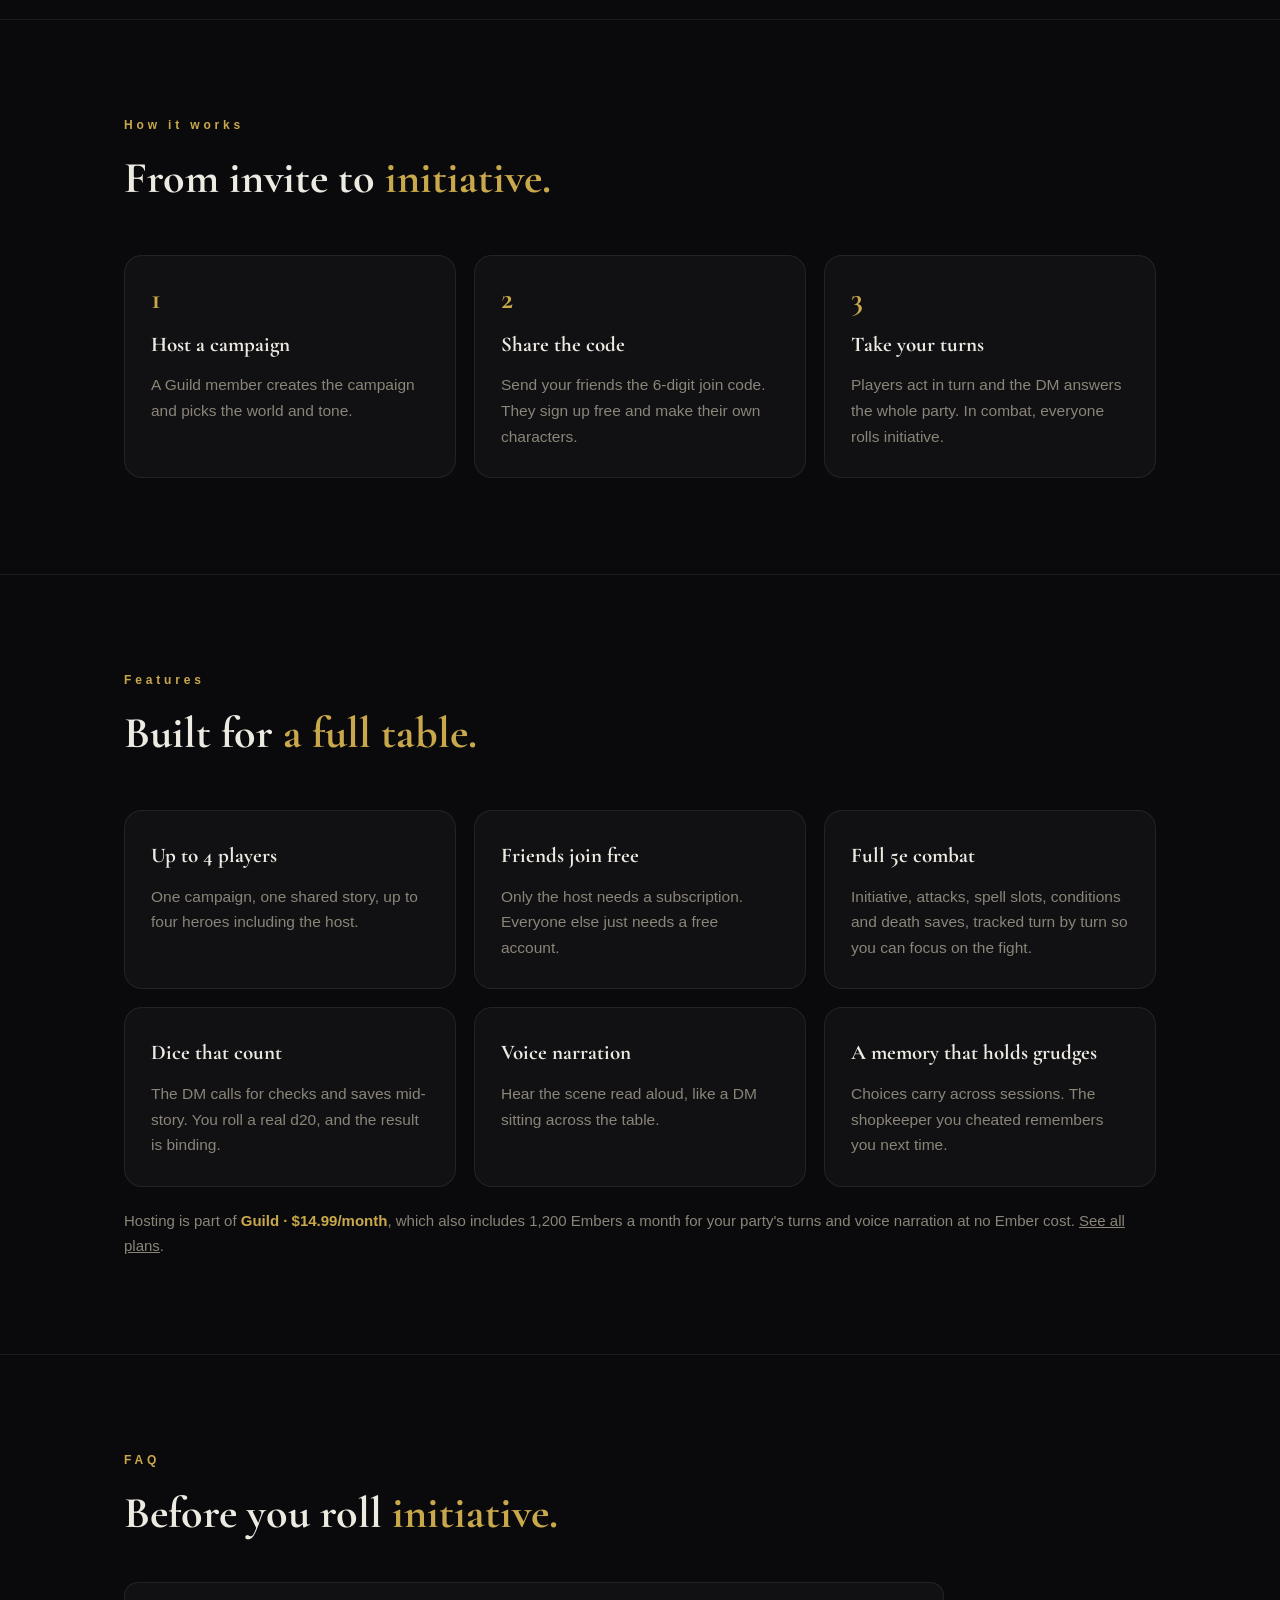
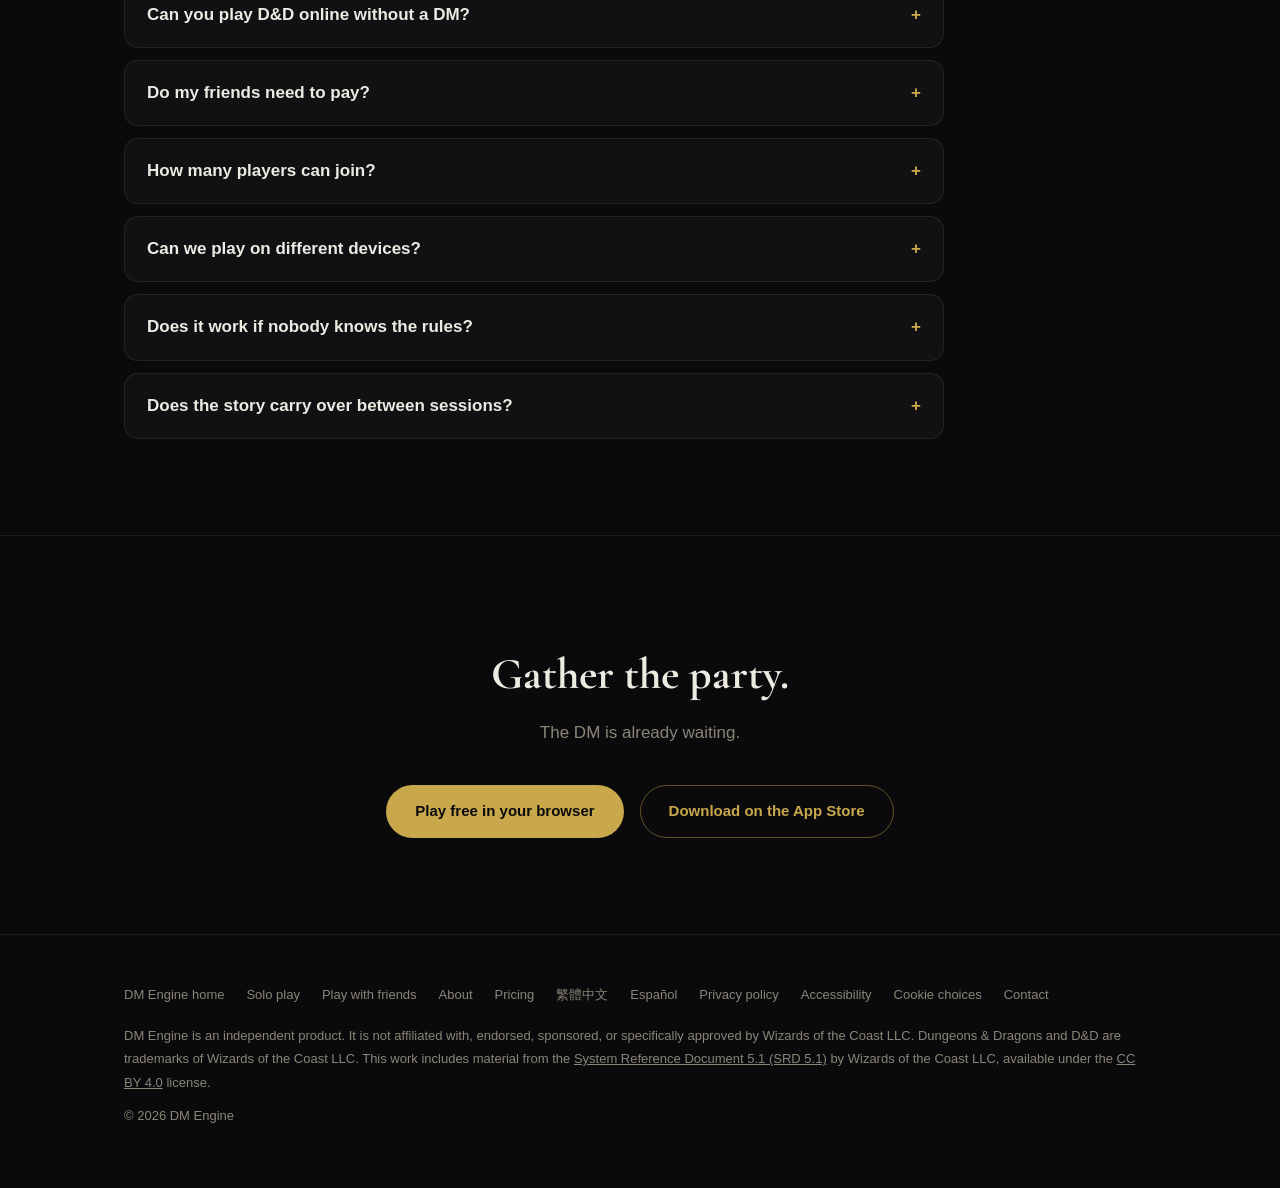
<file: group/index.html>
<!DOCTYPE html>
<html lang="en">
<head>
<meta charset="UTF-8">
<meta name="viewport" content="width=device-width, initial-scale=1">
<title>Play D&amp;D Online With Friends, No DM Needed | DM Engine</title>
<meta name="description" content="Can&#x27;t find a Dungeon Master? DM Engine&#x27;s AI DM runs your group&#x27;s 5e campaign online. Up to 4 players, play from any browser or iPhone, and friends join free with a 6-digit code.">
<link rel="canonical" href="https://dmengineapp.com/group/">
<meta name="theme-color" content="#0A0A0C">
<meta property="og:site_name" content="DM Engine">
<meta property="og:title" content="Play D&amp;D with friends, no DM needed | DM Engine">
<meta property="og:description" content="Can&#x27;t find a Dungeon Master? DM Engine&#x27;s AI DM runs your group&#x27;s 5e campaign online. Up to 4 players, play from any browser or iPhone, and friends join free with a 6-digit code.">
<meta property="og:type" content="website">
<meta property="og:url" content="https://dmengineapp.com/group/">
<meta property="og:image" content="https://dmengineapp.com/og-image.png">
<meta property="og:image:width" content="1200">
<meta property="og:image:height" content="630">
<meta name="twitter:card" content="summary_large_image">
<meta name="twitter:image" content="https://dmengineapp.com/og-image.png">
<meta name="apple-itunes-app" content="app-id=6762107792">
<link rel="icon" href="data:image/svg+xml,%3Csvg xmlns='http://www.w3.org/2000/svg' viewBox='0 0 64 64'%3E%3Crect width='64' height='64' rx='14' fill='%230A0A0C'/%3E%3Cpolygon points='32,12 49,22 49,42 32,52 15,42 15,22' fill='none' stroke='%23C9A84C' stroke-width='3'/%3E%3C/svg%3E">
<link href="/fonts/cormorant-garamond.css" rel="stylesheet">
<script type="application/ld+json">{"@context": "https://schema.org", "@graph": [{"@type": "WebPage", "url": "https://dmengineapp.com/group/", "name": "Play D&D Online With Friends, No DM Needed | DM Engine", "description": "Can't find a Dungeon Master? DM Engine's AI DM runs your group's 5e campaign online. Up to 4 players, play from any browser or iPhone, and friends join free with a 6-digit code.", "inLanguage": "en", "isPartOf": {"@id": "https://dmengineapp.com/#site"}}, {"@type": "FAQPage", "mainEntity": [{"@type": "Question", "name": "Can you play D&D online without a DM?", "acceptedAnswer": {"@type": "Answer", "text": "Yes. DM Engine's AI Dungeon Master runs a 5e-compatible campaign for your whole group online, so nobody has to sit out as the DM."}}, {"@type": "Question", "name": "Do my friends need to pay?", "acceptedAnswer": {"@type": "Answer", "text": "No. Only the host needs a Guild plan. Friends join free with an account and the 6-digit code."}}, {"@type": "Question", "name": "How many players can join?", "acceptedAnswer": {"@type": "Answer", "text": "Up to 4 players in one campaign, including the host."}}, {"@type": "Question", "name": "Can we play on different devices?", "acceptedAnswer": {"@type": "Answer", "text": "Yes. Any mix of computer browsers, phone browsers and the iPhone app can play in the same campaign."}}, {"@type": "Question", "name": "Does it work if nobody knows the rules?", "acceptedAnswer": {"@type": "Answer", "text": "Yes. Everyone just types what their character does. The DM handles checks, initiative and combat, and asks players to roll when it matters."}}, {"@type": "Question", "name": "Does the story carry over between sessions?", "acceptedAnswer": {"@type": "Answer", "text": "Yes. The DM remembers what the party did, who you met and what you broke, and gives a recap when you return."}}]}]}</script>
<style>
:root{--bg:#0A0A0C;--bg2:#111114;--bg3:#16140F;--gold:#C9A84C;--gold-deep:#8F7836;--ink:#EDEAE2;--mut:#8A8578;
--line:rgba(201,168,76,.16);--line-soft:rgba(237,234,226,.08);
--sans:-apple-system,BlinkMacSystemFont,"Segoe UI",Roboto,Helvetica,Arial,sans-serif;
--serif:"Cormorant Garamond",Georgia,serif}
*{box-sizing:border-box;margin:0;padding:0}
html{scroll-behavior:smooth}
body{background:var(--bg);color:var(--ink);font-family:var(--sans);font-size:17px;line-height:1.65;-webkit-font-smoothing:antialiased;overflow-x:hidden}
a{color:inherit;text-decoration:none}
.wrap{max-width:1080px;margin:0 auto;padding:0 24px}
nav{position:fixed;inset:0 0 auto 0;z-index:50;background:rgba(10,10,12,.82);-webkit-backdrop-filter:blur(14px);backdrop-filter:blur(14px);border-bottom:1px solid var(--line-soft)}
.nav-in{max-width:1080px;margin:0 auto;padding:14px 24px;display:flex;align-items:center;gap:20px}
.brand{display:flex;align-items:center;gap:11px;font-size:13px;font-weight:600;letter-spacing:.32em;color:var(--gold);white-space:nowrap}
.brand svg{width:24px;height:24px;flex:none}
.lang{margin-left:auto;font-size:13px;color:var(--mut)}
.lang:hover{color:var(--ink)}
.btn{display:inline-flex;align-items:center;justify-content:center;border:1px solid transparent;border-radius:999px;padding:13px 28px;font-size:15px;font-weight:600;white-space:nowrap;transition:transform .2s,background .2s,border-color .2s}
.btn:hover{transform:translateY(-1px)}
.btn-gold{background:var(--gold);color:#0A0A0C}
.btn-ghost{border-color:rgba(201,168,76,.45);color:var(--gold)}
nav .btn{padding:8px 18px;font-size:13px}
.hero{min-height:92vh;display:flex;align-items:center;text-align:center;padding:120px 0 80px;
background:radial-gradient(ellipse 60% 55% at 50% 40%,#1d1810 0%,var(--bg) 70%)}
.hero .wrap{width:100%}
.eyebrow{font-size:12px;letter-spacing:.32em;color:var(--gold);font-weight:600}
h1{font-family:var(--serif);font-weight:700;font-size:clamp(38px,6.4vw,70px);line-height:1.25;margin-top:22px}
h1 em,h2 em{font-style:normal;color:var(--gold)}
.sub{max-width:640px;margin:26px auto 0;color:var(--mut);font-size:18px}
.cta-row{margin-top:38px;display:flex;align-items:center;gap:16px;flex-wrap:wrap;justify-content:center}
.cta-note{width:100%;font-size:13px;color:var(--mut);letter-spacing:.08em}
section{padding:96px 0;border-top:1px solid var(--line-soft)}
h2{font-family:var(--serif);font-weight:700;font-size:clamp(30px,4.2vw,44px);line-height:1.3;margin-top:14px}
.lead{color:var(--mut);margin-top:16px;max-width:640px}
.grid3{margin-top:48px;display:grid;grid-template-columns:repeat(3,1fr);gap:18px}
.card{border:1px solid var(--line-soft);border-radius:18px;padding:28px 26px;background:var(--bg2)}
.card h3{font-family:var(--serif);font-size:21px;font-weight:700;color:var(--ink)}
.card p{color:var(--mut);margin-top:10px;font-size:15.5px}
.num{font-family:var(--serif);color:var(--gold);font-size:30px;font-weight:700;line-height:1}
.quote{margin:56px auto 0;max-width:760px;text-align:center}
.quote p{font-family:var(--serif);font-size:clamp(22px,3vw,28px);line-height:1.6}
.quote span{display:block;margin-top:14px;font-size:12px;letter-spacing:.16em;color:var(--mut)}
.party{display:grid;grid-template-columns:1.2fr 1fr;gap:40px;align-items:center}
.party ul{margin-top:24px;display:grid;gap:12px}
.party li{list-style:none;color:var(--mut);display:flex;gap:10px}
.party li::before{content:"—";color:var(--gold-deep);flex:none}
.code{border:1px solid var(--line);border-radius:20px;padding:34px;text-align:center;background:var(--bg3)}
.code b{display:block;font-size:44px;letter-spacing:.3em;color:var(--gold);font-weight:600;margin:10px 0}
.code small{color:var(--mut);font-size:14px}
.price-grid{margin-top:48px;display:grid;grid-template-columns:repeat(4,1fr);gap:16px}
.plan{border:1px solid var(--line-soft);border-radius:20px;padding:30px 22px;display:flex;flex-direction:column;background:var(--bg2);position:relative}
.plan.hot{border-color:var(--gold);background:var(--bg3)}
.badge{position:absolute;top:-12px;left:50%;transform:translateX(-50%);background:var(--gold);color:#0A0A0C;font-size:11px;font-weight:700;letter-spacing:.18em;padding:4px 12px;border-radius:999px;white-space:nowrap}
.plan h3{font-size:13px;font-weight:600;letter-spacing:.2em;color:var(--mut)}
.plan.hot h3{color:var(--gold)}
.price{font-family:var(--serif);font-size:38px;font-weight:700;margin-top:12px}
.price small{font-family:var(--sans);font-size:14px;color:var(--mut);font-weight:400}
.plan ul{margin:20px 0 26px;display:grid;gap:9px}
.plan li{list-style:none;font-size:14.5px;color:var(--mut);display:flex;gap:9px}
.plan li::before{content:"—";color:var(--gold-deep);flex:none}
.plan .btn{margin-top:auto;width:100%}
.fine{margin-top:30px;text-align:center;color:var(--mut);font-size:15px}
.fine b{color:var(--gold);font-weight:600}
.faq{margin-top:40px;display:grid;gap:12px;max-width:820px}
details{border:1px solid var(--line-soft);border-radius:14px;padding:18px 22px;background:var(--bg2)}
summary{cursor:pointer;font-weight:600;list-style:none}
summary::-webkit-details-marker{display:none}
summary::after{content:"+";float:right;color:var(--gold)}
details[open] summary::after{content:"−"}
details p{color:var(--mut);margin-top:10px;font-size:15.5px}
.final{text-align:center}
footer{border-top:1px solid var(--line-soft);padding:48px 0 60px;color:var(--mut);font-size:13px;line-height:1.8}
footer .row{display:flex;gap:22px;flex-wrap:wrap;margin-bottom:18px}
footer a:hover{color:var(--ink)}
@media (max-width:980px){.price-grid{grid-template-columns:repeat(2,1fr)}}
@media (max-width:760px){.grid3{grid-template-columns:1fr}.party{grid-template-columns:1fr}
.nav-in{gap:10px;padding:12px 16px}.brand{letter-spacing:.2em}nav .btn{padding:7px 12px;font-size:12px}.hide-sm{display:none}}
@media (max-width:560px){.price-grid{grid-template-columns:1fr}section{padding:72px 0}}
.skip{position:absolute;left:12px;top:-60px;z-index:1000;padding:10px 16px;border-radius:8px;background:#C9A84C;color:#0A0A0A;font-weight:600;text-decoration:none}.skip:focus{top:12px}
</style>
</head>
<body>
<a class="skip" href="#main">Skip to content</a>

<nav>
  <div class="nav-in">
    <a class="brand" href="/" aria-label="DM Engine home">
      <svg viewBox="0 0 64 64" aria-hidden="true"><polygon points="32,8 52,20 52,44 32,56 12,44 12,20" fill="none" stroke="#C9A84C" stroke-width="3"/><line x1="32" y1="8" x2="32" y2="56" stroke="#C9A84C" stroke-width="1.4" opacity=".55"/><line x1="12" y1="20" x2="52" y2="44" stroke="#C9A84C" stroke-width="1.4" opacity=".55"/><line x1="52" y1="20" x2="12" y2="44" stroke="#C9A84C" stroke-width="1.4" opacity=".55"/></svg>
      DM ENGINE
    </a>
    <a class="lang" href="/#pricing">Pricing</a>
    <a class="btn btn-gold" href="https://play.dmengineapp.com">Play free</a>
  </div>
</nav>

<main id="main">
<header class="hero" id="top">
  <div class="wrap">
    <p class="eyebrow">Group play</p>
    <h1>Your whole party.<br><em>Nobody stuck behind the screen.</em></h1>
    <p class="sub">DM Engine's AI Dungeon Master runs your group's campaign so all of you get to play. Up to 4 players, from any browser or iPhone. Friends join free.</p>
    <div class="cta-row">
      <a class="btn btn-gold" href="https://play.dmengineapp.com">Play free in your browser</a>
      <a class="btn btn-ghost" href="https://apps.apple.com/app/id6762107792">Download on the App&nbsp;Store</a>
      <span class="cta-note">FREE TO START · WEB + iOS</span>
    </div>
  </div>
</header>

<section>
  <div class="wrap">
    <p class="eyebrow">The DM problem</p>
    <h2>Someone always has to DM, <em>and they never get to play.</em></h2>
    <p class="lead">Most groups don't fall apart over rules. They fall apart because nobody wants to prep every week. DM Engine runs the campaign so everyone at the table gets to be a hero.</p>
    <div class="grid3">
      <div class="card"><h3>Everyone plays</h3><p>No one is stuck behind the screen. The AI DM narrates, voices the NPCs and runs the monsters.</p></div>
      <div class="card"><h3>No prep, no burnout</h3><p>Start a session whenever the party is free. The DM is always ready and never cancels.</p></div>
      <div class="card"><h3>Play from anywhere</h3><p>Mix and match: one friend on a laptop, one in a phone browser, one on the iPhone app.</p></div>
    </div>
    <div class="quote">
      <p>"It's the only decision that makes sense and the worst one you'll carry for a while."</p>
      <span>— a real line from a DM Engine campaign · Session 1</span>
    </div>
  </div>
</section>

<section>
  <div class="wrap">
    <p class="eyebrow">How it works</p>
    <h2>From invite to <em>initiative.</em></h2>
    <div class="grid3">
      <div class="card"><div class="num">1</div><h3 style="margin-top:14px">Host a campaign</h3><p>A Guild member creates the campaign and picks the world and tone.</p></div>
      <div class="card"><div class="num">2</div><h3 style="margin-top:14px">Share the code</h3><p>Send your friends the 6-digit join code. They sign up free and make their own characters.</p></div>
      <div class="card"><div class="num">3</div><h3 style="margin-top:14px">Take your turns</h3><p>Players act in turn and the DM answers the whole party. In combat, everyone rolls initiative.</p></div>
    </div>
  </div>
</section>

<section>
  <div class="wrap">
    <p class="eyebrow">Features</p>
    <h2>Built for <em>a full table.</em></h2>
    <div class="grid3">
      <div class="card"><h3>Up to 4 players</h3><p>One campaign, one shared story, up to four heroes including the host.</p></div>
      <div class="card"><h3>Friends join free</h3><p>Only the host needs a subscription. Everyone else just needs a free account.</p></div>
      <div class="card"><h3>Full 5e combat</h3><p>Initiative, attacks, spell slots, conditions and death saves, tracked turn by turn so you can focus on the fight.</p></div>
      <div class="card"><h3>Dice that count</h3><p>The DM calls for checks and saves mid-story. You roll a real d20, and the result is binding.</p></div>
      <div class="card"><h3>Voice narration</h3><p>Hear the scene read aloud, like a DM sitting across the table.</p></div>
      <div class="card"><h3>A memory that holds grudges</h3><p>Choices carry across sessions. The shopkeeper you cheated remembers you next time.</p></div>
    </div>
    <p class="fine" style="text-align:left;margin-top:22px">Hosting is part of <b>Guild · $14.99/month</b>, which also includes 1,200 Embers a month for your party's turns and voice narration at no Ember cost. <a href="/#pricing" style="text-decoration:underline">See all plans</a>.</p>
  </div>
</section>

<section>
  <div class="wrap">
    <p class="eyebrow">FAQ</p>
    <h2>Before you roll <em>initiative.</em></h2>
    <div class="faq">
      <details><summary>Can you play D&amp;D online without a DM?</summary><p>Yes. DM Engine&#x27;s AI Dungeon Master runs a 5e-compatible campaign for your whole group online, so nobody has to sit out as the DM.</p></details>
      <details><summary>Do my friends need to pay?</summary><p>No. Only the host needs a Guild plan. Friends join free with an account and the 6-digit code.</p></details>
      <details><summary>How many players can join?</summary><p>Up to 4 players in one campaign, including the host.</p></details>
      <details><summary>Can we play on different devices?</summary><p>Yes. Any mix of computer browsers, phone browsers and the iPhone app can play in the same campaign.</p></details>
      <details><summary>Does it work if nobody knows the rules?</summary><p>Yes. Everyone just types what their character does. The DM handles checks, initiative and combat, and asks players to roll when it matters.</p></details>
      <details><summary>Does the story carry over between sessions?</summary><p>Yes. The DM remembers what the party did, who you met and what you broke, and gives a recap when you return.</p></details>
    </div>
  </div>
</section>

<section class="final">
  <div class="wrap">
    <h2>Gather the party.</h2>
    <p class="lead" style="margin-left:auto;margin-right:auto">The DM is already waiting.</p>
    <div class="cta-row">
      <a class="btn btn-gold" href="https://play.dmengineapp.com">Play free in your browser</a>
      <a class="btn btn-ghost" href="https://apps.apple.com/app/id6762107792">Download on the App&nbsp;Store</a>
    </div>
  </div>
</section>

</main>

<footer>
  <div class="wrap">
    <div class="row">
      <a href="/">DM Engine home</a>
      <a href="/solo/">Solo play</a>
      <a href="/group/">Play with friends</a>
      <a href="/about/">About</a>
      <a href="/#pricing">Pricing</a>
      <a href="/zh/" hreflang="zh-Hant" lang="zh-Hant">繁體中文</a>
      <a href="/es/" hreflang="es" lang="es">Español</a>
      <a href="https://j37953242.github.io/dmengine-legal">Privacy policy</a>
      <a href="/accessibility/">Accessibility</a>
      <a href="#" data-cookie-choices>Cookie choices</a>
      <a href="mailto:support@dmengineapp.com">Contact</a>
    </div>
    <p>DM Engine is an independent product. It is not affiliated with, endorsed, sponsored, or specifically approved by Wizards of the Coast LLC. Dungeons &amp; Dragons and D&amp;D are trademarks of Wizards of the Coast LLC. This work includes material from the <a href="https://dnd.wizards.com/resources/systems-reference-document" style="text-decoration:underline">System Reference Document 5.1 (SRD 5.1)</a> by Wizards of the Coast LLC, available under the <a href="https://creativecommons.org/licenses/by/4.0/legalcode" style="text-decoration:underline">CC BY 4.0</a> license.</p>
    <p style="margin-top:10px">© 2026 DM Engine</p>
  </div>
</footer>

<script src="/site-ui.js" defer></script>
</body>
</html>
</file>
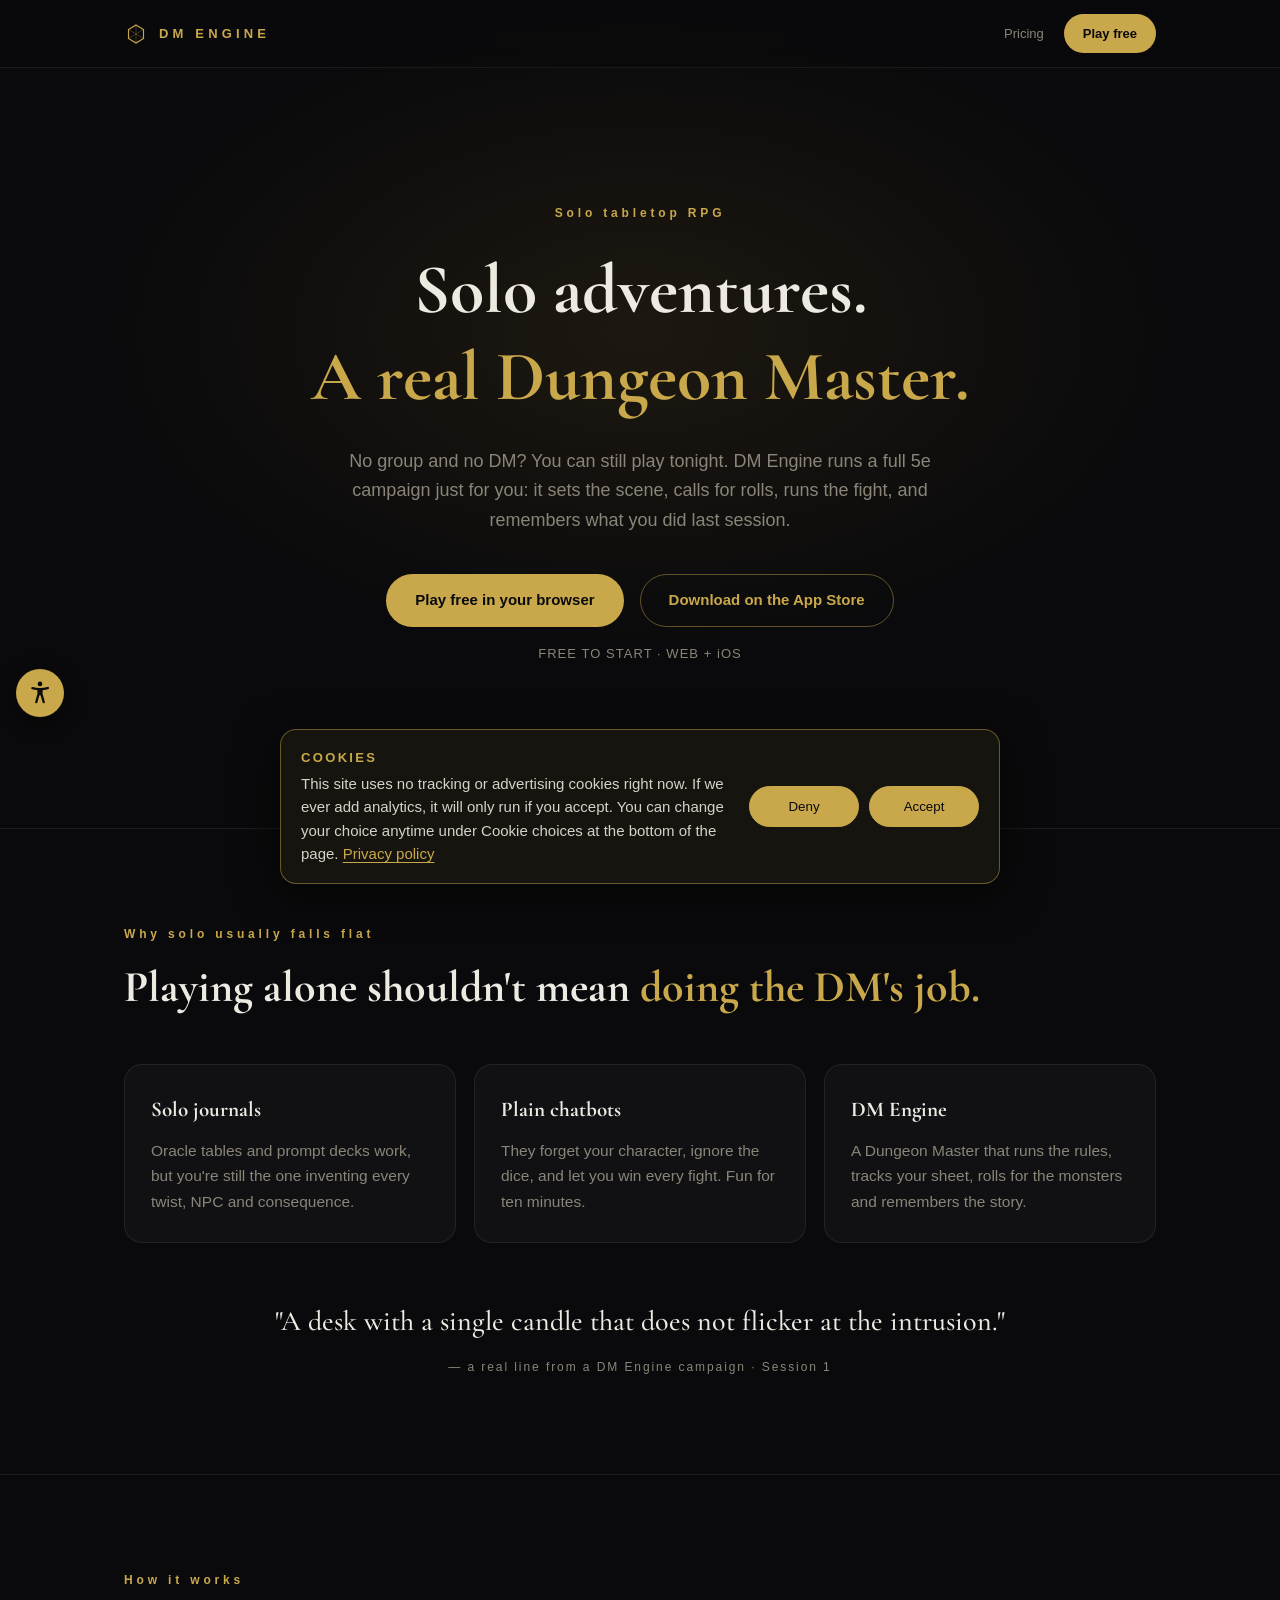
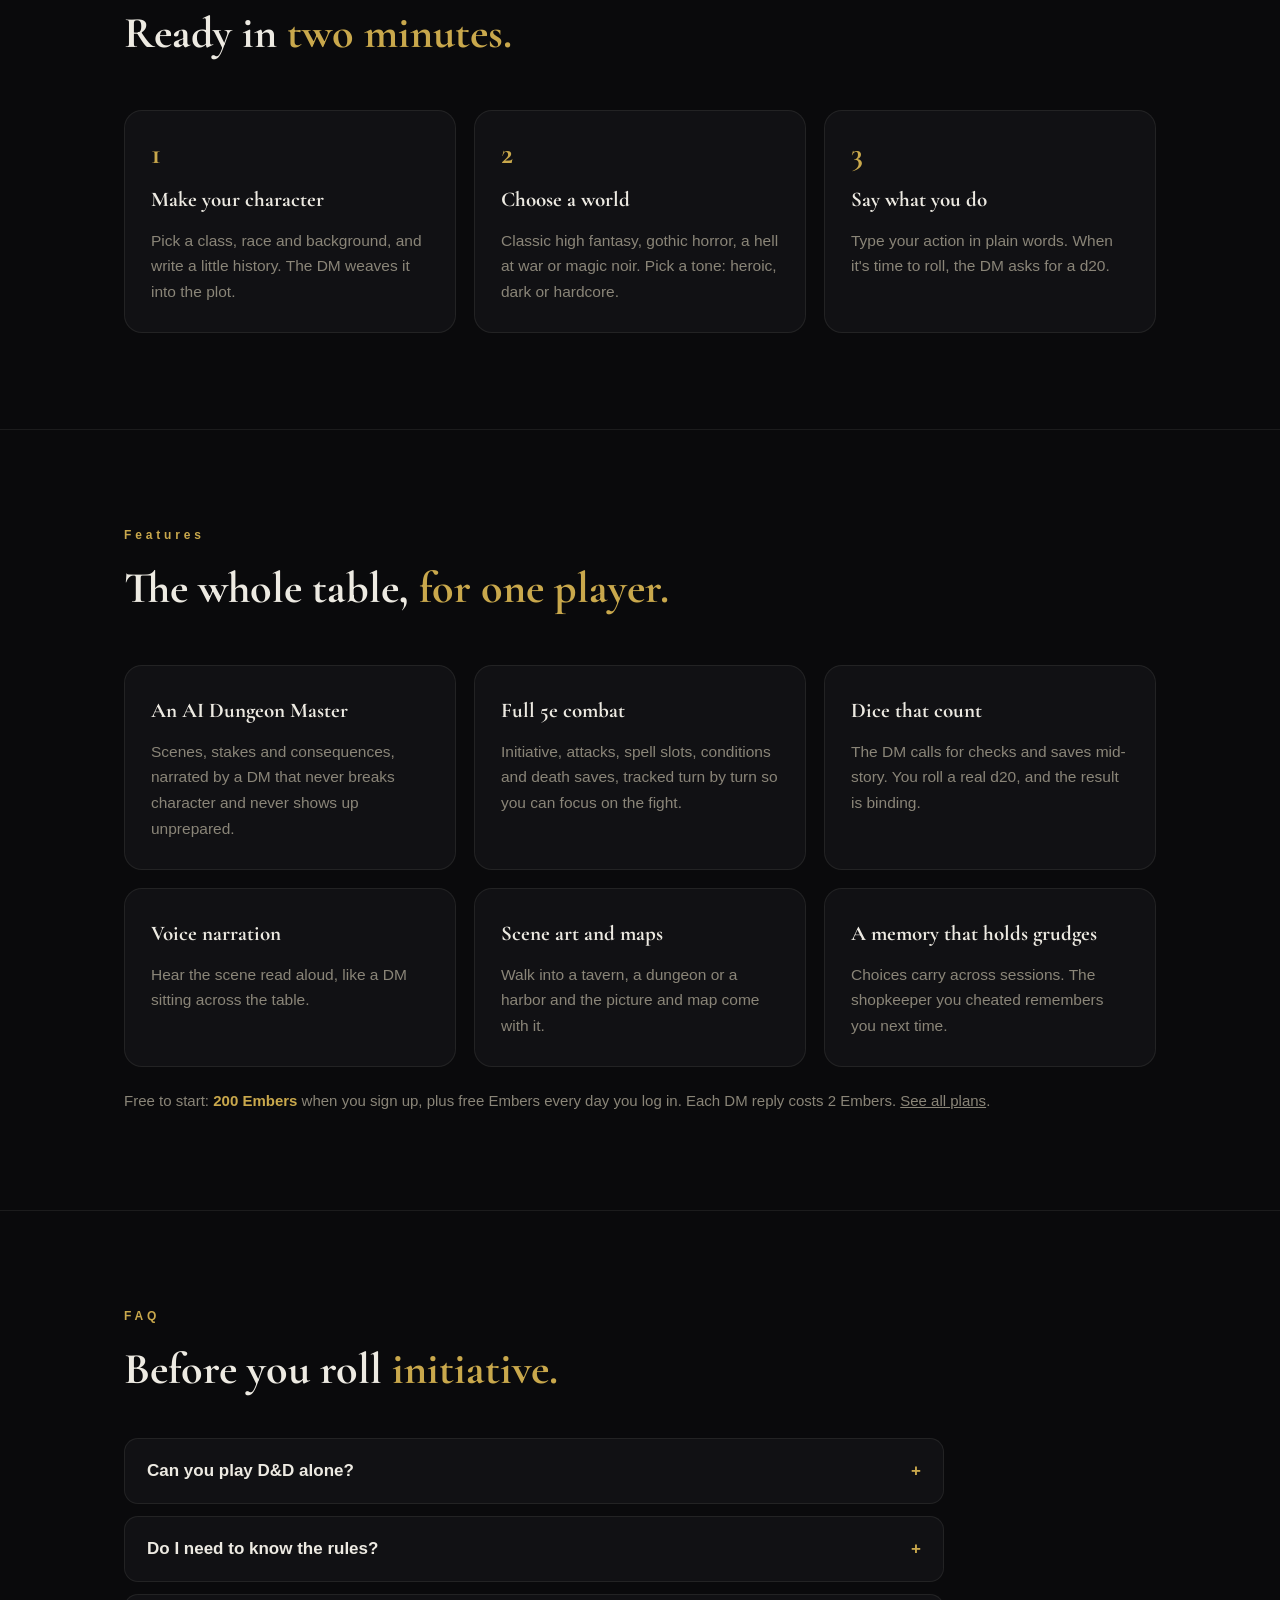
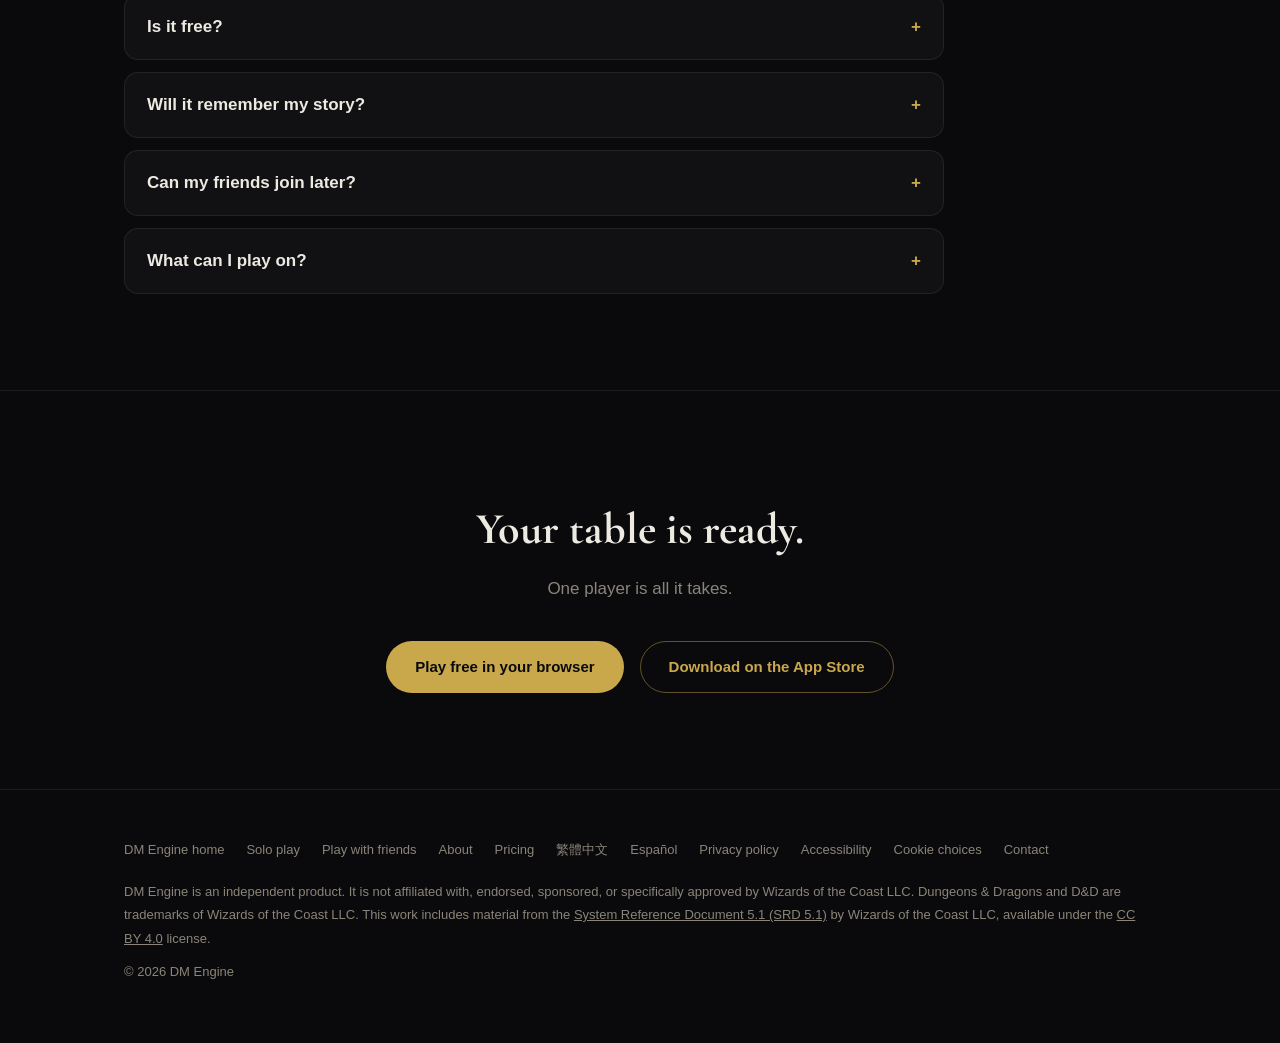
<file: solo/index.html>
<!DOCTYPE html>
<html lang="en">
<head>
<meta charset="UTF-8">
<meta name="viewport" content="width=device-width, initial-scale=1">
<title>Play Solo D&amp;D Without a DM | AI Dungeon Master for 5e | DM Engine</title>
<meta name="description" content="No group? No DM? DM Engine&#x27;s AI Dungeon Master runs full solo 5e campaigns: narration, real dice rolls, combat and a story that remembers you. Free to start in your browser or on iPhone.">
<link rel="canonical" href="https://dmengineapp.com/solo/">
<meta name="theme-color" content="#0A0A0C">
<meta property="og:site_name" content="DM Engine">
<meta property="og:title" content="Solo D&amp;D without a DM | DM Engine">
<meta property="og:description" content="No group? No DM? DM Engine&#x27;s AI Dungeon Master runs full solo 5e campaigns: narration, real dice rolls, combat and a story that remembers you. Free to start in your browser or on iPhone.">
<meta property="og:type" content="website">
<meta property="og:url" content="https://dmengineapp.com/solo/">
<meta property="og:image" content="https://dmengineapp.com/og-image.png">
<meta property="og:image:width" content="1200">
<meta property="og:image:height" content="630">
<meta name="twitter:card" content="summary_large_image">
<meta name="twitter:image" content="https://dmengineapp.com/og-image.png">
<meta name="apple-itunes-app" content="app-id=6762107792">
<link rel="icon" href="data:image/svg+xml,%3Csvg xmlns='http://www.w3.org/2000/svg' viewBox='0 0 64 64'%3E%3Crect width='64' height='64' rx='14' fill='%230A0A0C'/%3E%3Cpolygon points='32,12 49,22 49,42 32,52 15,42 15,22' fill='none' stroke='%23C9A84C' stroke-width='3'/%3E%3C/svg%3E">
<link href="/fonts/cormorant-garamond.css" rel="stylesheet">
<script type="application/ld+json">{"@context": "https://schema.org", "@graph": [{"@type": "WebPage", "url": "https://dmengineapp.com/solo/", "name": "Play Solo D&D Without a DM | AI Dungeon Master for 5e | DM Engine", "description": "No group? No DM? DM Engine's AI Dungeon Master runs full solo 5e campaigns: narration, real dice rolls, combat and a story that remembers you. Free to start in your browser or on iPhone.", "inLanguage": "en", "isPartOf": {"@id": "https://dmengineapp.com/#site"}}, {"@type": "FAQPage", "mainEntity": [{"@type": "Question", "name": "Can you play D&D alone?", "acceptedAnswer": {"@type": "Answer", "text": "Yes. DM Engine's AI Dungeon Master runs a full 5e-compatible campaign for a single player: it narrates, plays every NPC and monster, calls for rolls and tracks combat."}}, {"@type": "Question", "name": "Do I need to know the rules?", "acceptedAnswer": {"@type": "Answer", "text": "No. Type what you want to do in plain words. The DM handles checks, saves, initiative and spell slots, and asks you to roll when it matters."}}, {"@type": "Question", "name": "Is it free?", "acceptedAnswer": {"@type": "Answer", "text": "Free to start. You get 200 Embers when you sign up and more every day you log in. Each DM reply costs 2 Embers; packs and monthly plans are there if you want more."}}, {"@type": "Question", "name": "Will it remember my story?", "acceptedAnswer": {"@type": "Answer", "text": "Yes. Your choices, the people you met and the enemies you made carry across sessions, and you get a recap when you come back."}}, {"@type": "Question", "name": "Can my friends join later?", "acceptedAnswer": {"@type": "Answer", "text": "Yes. A Guild member can host a party of up to 4 players, and friends join free with a 6-digit code."}}, {"@type": "Question", "name": "What can I play on?", "acceptedAnswer": {"@type": "Answer", "text": "Any modern browser on a computer or phone, plus an iPhone app. It's the same account everywhere."}}]}]}</script>
<style>
:root{--bg:#0A0A0C;--bg2:#111114;--bg3:#16140F;--gold:#C9A84C;--gold-deep:#8F7836;--ink:#EDEAE2;--mut:#8A8578;
--line:rgba(201,168,76,.16);--line-soft:rgba(237,234,226,.08);
--sans:-apple-system,BlinkMacSystemFont,"Segoe UI",Roboto,Helvetica,Arial,sans-serif;
--serif:"Cormorant Garamond",Georgia,serif}
*{box-sizing:border-box;margin:0;padding:0}
html{scroll-behavior:smooth}
body{background:var(--bg);color:var(--ink);font-family:var(--sans);font-size:17px;line-height:1.65;-webkit-font-smoothing:antialiased;overflow-x:hidden}
a{color:inherit;text-decoration:none}
.wrap{max-width:1080px;margin:0 auto;padding:0 24px}
nav{position:fixed;inset:0 0 auto 0;z-index:50;background:rgba(10,10,12,.82);-webkit-backdrop-filter:blur(14px);backdrop-filter:blur(14px);border-bottom:1px solid var(--line-soft)}
.nav-in{max-width:1080px;margin:0 auto;padding:14px 24px;display:flex;align-items:center;gap:20px}
.brand{display:flex;align-items:center;gap:11px;font-size:13px;font-weight:600;letter-spacing:.32em;color:var(--gold);white-space:nowrap}
.brand svg{width:24px;height:24px;flex:none}
.lang{margin-left:auto;font-size:13px;color:var(--mut)}
.lang:hover{color:var(--ink)}
.btn{display:inline-flex;align-items:center;justify-content:center;border:1px solid transparent;border-radius:999px;padding:13px 28px;font-size:15px;font-weight:600;white-space:nowrap;transition:transform .2s,background .2s,border-color .2s}
.btn:hover{transform:translateY(-1px)}
.btn-gold{background:var(--gold);color:#0A0A0C}
.btn-ghost{border-color:rgba(201,168,76,.45);color:var(--gold)}
nav .btn{padding:8px 18px;font-size:13px}
.hero{min-height:92vh;display:flex;align-items:center;text-align:center;padding:120px 0 80px;
background:radial-gradient(ellipse 60% 55% at 50% 40%,#1d1810 0%,var(--bg) 70%)}
.hero .wrap{width:100%}
.eyebrow{font-size:12px;letter-spacing:.32em;color:var(--gold);font-weight:600}
h1{font-family:var(--serif);font-weight:700;font-size:clamp(38px,6.4vw,70px);line-height:1.25;margin-top:22px}
h1 em,h2 em{font-style:normal;color:var(--gold)}
.sub{max-width:640px;margin:26px auto 0;color:var(--mut);font-size:18px}
.cta-row{margin-top:38px;display:flex;align-items:center;gap:16px;flex-wrap:wrap;justify-content:center}
.cta-note{width:100%;font-size:13px;color:var(--mut);letter-spacing:.08em}
section{padding:96px 0;border-top:1px solid var(--line-soft)}
h2{font-family:var(--serif);font-weight:700;font-size:clamp(30px,4.2vw,44px);line-height:1.3;margin-top:14px}
.lead{color:var(--mut);margin-top:16px;max-width:640px}
.grid3{margin-top:48px;display:grid;grid-template-columns:repeat(3,1fr);gap:18px}
.card{border:1px solid var(--line-soft);border-radius:18px;padding:28px 26px;background:var(--bg2)}
.card h3{font-family:var(--serif);font-size:21px;font-weight:700;color:var(--ink)}
.card p{color:var(--mut);margin-top:10px;font-size:15.5px}
.num{font-family:var(--serif);color:var(--gold);font-size:30px;font-weight:700;line-height:1}
.quote{margin:56px auto 0;max-width:760px;text-align:center}
.quote p{font-family:var(--serif);font-size:clamp(22px,3vw,28px);line-height:1.6}
.quote span{display:block;margin-top:14px;font-size:12px;letter-spacing:.16em;color:var(--mut)}
.party{display:grid;grid-template-columns:1.2fr 1fr;gap:40px;align-items:center}
.party ul{margin-top:24px;display:grid;gap:12px}
.party li{list-style:none;color:var(--mut);display:flex;gap:10px}
.party li::before{content:"—";color:var(--gold-deep);flex:none}
.code{border:1px solid var(--line);border-radius:20px;padding:34px;text-align:center;background:var(--bg3)}
.code b{display:block;font-size:44px;letter-spacing:.3em;color:var(--gold);font-weight:600;margin:10px 0}
.code small{color:var(--mut);font-size:14px}
.price-grid{margin-top:48px;display:grid;grid-template-columns:repeat(4,1fr);gap:16px}
.plan{border:1px solid var(--line-soft);border-radius:20px;padding:30px 22px;display:flex;flex-direction:column;background:var(--bg2);position:relative}
.plan.hot{border-color:var(--gold);background:var(--bg3)}
.badge{position:absolute;top:-12px;left:50%;transform:translateX(-50%);background:var(--gold);color:#0A0A0C;font-size:11px;font-weight:700;letter-spacing:.18em;padding:4px 12px;border-radius:999px;white-space:nowrap}
.plan h3{font-size:13px;font-weight:600;letter-spacing:.2em;color:var(--mut)}
.plan.hot h3{color:var(--gold)}
.price{font-family:var(--serif);font-size:38px;font-weight:700;margin-top:12px}
.price small{font-family:var(--sans);font-size:14px;color:var(--mut);font-weight:400}
.plan ul{margin:20px 0 26px;display:grid;gap:9px}
.plan li{list-style:none;font-size:14.5px;color:var(--mut);display:flex;gap:9px}
.plan li::before{content:"—";color:var(--gold-deep);flex:none}
.plan .btn{margin-top:auto;width:100%}
.fine{margin-top:30px;text-align:center;color:var(--mut);font-size:15px}
.fine b{color:var(--gold);font-weight:600}
.faq{margin-top:40px;display:grid;gap:12px;max-width:820px}
details{border:1px solid var(--line-soft);border-radius:14px;padding:18px 22px;background:var(--bg2)}
summary{cursor:pointer;font-weight:600;list-style:none}
summary::-webkit-details-marker{display:none}
summary::after{content:"+";float:right;color:var(--gold)}
details[open] summary::after{content:"−"}
details p{color:var(--mut);margin-top:10px;font-size:15.5px}
.final{text-align:center}
footer{border-top:1px solid var(--line-soft);padding:48px 0 60px;color:var(--mut);font-size:13px;line-height:1.8}
footer .row{display:flex;gap:22px;flex-wrap:wrap;margin-bottom:18px}
footer a:hover{color:var(--ink)}
@media (max-width:980px){.price-grid{grid-template-columns:repeat(2,1fr)}}
@media (max-width:760px){.grid3{grid-template-columns:1fr}.party{grid-template-columns:1fr}
.nav-in{gap:10px;padding:12px 16px}.brand{letter-spacing:.2em}nav .btn{padding:7px 12px;font-size:12px}.hide-sm{display:none}}
@media (max-width:560px){.price-grid{grid-template-columns:1fr}section{padding:72px 0}}
.skip{position:absolute;left:12px;top:-60px;z-index:1000;padding:10px 16px;border-radius:8px;background:#C9A84C;color:#0A0A0A;font-weight:600;text-decoration:none}.skip:focus{top:12px}
</style>
</head>
<body>
<a class="skip" href="#main">Skip to content</a>

<nav>
  <div class="nav-in">
    <a class="brand" href="/" aria-label="DM Engine home">
      <svg viewBox="0 0 64 64" aria-hidden="true"><polygon points="32,8 52,20 52,44 32,56 12,44 12,20" fill="none" stroke="#C9A84C" stroke-width="3"/><line x1="32" y1="8" x2="32" y2="56" stroke="#C9A84C" stroke-width="1.4" opacity=".55"/><line x1="12" y1="20" x2="52" y2="44" stroke="#C9A84C" stroke-width="1.4" opacity=".55"/><line x1="52" y1="20" x2="12" y2="44" stroke="#C9A84C" stroke-width="1.4" opacity=".55"/></svg>
      DM ENGINE
    </a>
    <a class="lang" href="/#pricing">Pricing</a>
    <a class="btn btn-gold" href="https://play.dmengineapp.com">Play free</a>
  </div>
</nav>

<main id="main">
<header class="hero" id="top">
  <div class="wrap">
    <p class="eyebrow">Solo tabletop RPG</p>
    <h1>Solo adventures.<br><em>A real Dungeon Master.</em></h1>
    <p class="sub">No group and no DM? You can still play tonight. DM Engine runs a full 5e campaign just for you: it sets the scene, calls for rolls, runs the fight, and remembers what you did last session.</p>
    <div class="cta-row">
      <a class="btn btn-gold" href="https://play.dmengineapp.com">Play free in your browser</a>
      <a class="btn btn-ghost" href="https://apps.apple.com/app/id6762107792">Download on the App&nbsp;Store</a>
      <span class="cta-note">FREE TO START · WEB + iOS</span>
    </div>
  </div>
</header>

<section>
  <div class="wrap">
    <p class="eyebrow">Why solo usually falls flat</p>
    <h2>Playing alone shouldn't mean <em>doing the DM's job.</em></h2>
    <div class="grid3">
      <div class="card"><h3>Solo journals</h3><p>Oracle tables and prompt decks work, but you're still the one inventing every twist, NPC and consequence.</p></div>
      <div class="card"><h3>Plain chatbots</h3><p>They forget your character, ignore the dice, and let you win every fight. Fun for ten minutes.</p></div>
      <div class="card"><h3>DM Engine</h3><p>A Dungeon Master that runs the rules, tracks your sheet, rolls for the monsters and remembers the story.</p></div>
    </div>
    <div class="quote">
      <p>"A desk with a single candle that does not flicker at the intrusion."</p>
      <span>— a real line from a DM Engine campaign · Session 1</span>
    </div>
  </div>
</section>

<section>
  <div class="wrap">
    <p class="eyebrow">How it works</p>
    <h2>Ready in <em>two minutes.</em></h2>
    <div class="grid3">
      <div class="card"><div class="num">1</div><h3 style="margin-top:14px">Make your character</h3><p>Pick a class, race and background, and write a little history. The DM weaves it into the plot.</p></div>
      <div class="card"><div class="num">2</div><h3 style="margin-top:14px">Choose a world</h3><p>Classic high fantasy, gothic horror, a hell at war or magic noir. Pick a tone: heroic, dark or hardcore.</p></div>
      <div class="card"><div class="num">3</div><h3 style="margin-top:14px">Say what you do</h3><p>Type your action in plain words. When it's time to roll, the DM asks for a d20.</p></div>
    </div>
  </div>
</section>

<section>
  <div class="wrap">
    <p class="eyebrow">Features</p>
    <h2>The whole table, <em>for one player.</em></h2>
    <div class="grid3">
      <div class="card"><h3>An AI Dungeon Master</h3><p>Scenes, stakes and consequences, narrated by a DM that never breaks character and never shows up unprepared.</p></div>
      <div class="card"><h3>Full 5e combat</h3><p>Initiative, attacks, spell slots, conditions and death saves, tracked turn by turn so you can focus on the fight.</p></div>
      <div class="card"><h3>Dice that count</h3><p>The DM calls for checks and saves mid-story. You roll a real d20, and the result is binding.</p></div>
      <div class="card"><h3>Voice narration</h3><p>Hear the scene read aloud, like a DM sitting across the table.</p></div>
      <div class="card"><h3>Scene art and maps</h3><p>Walk into a tavern, a dungeon or a harbor and the picture and map come with it.</p></div>
      <div class="card"><h3>A memory that holds grudges</h3><p>Choices carry across sessions. The shopkeeper you cheated remembers you next time.</p></div>
    </div>
    <p class="fine" style="text-align:left;margin-top:22px">Free to start: <b>200 Embers</b> when you sign up, plus free Embers every day you log in. Each DM reply costs 2 Embers. <a href="/#pricing" style="text-decoration:underline">See all plans</a>.</p>
  </div>
</section>

<section>
  <div class="wrap">
    <p class="eyebrow">FAQ</p>
    <h2>Before you roll <em>initiative.</em></h2>
    <div class="faq">
      <details><summary>Can you play D&amp;D alone?</summary><p>Yes. DM Engine&#x27;s AI Dungeon Master runs a full 5e-compatible campaign for a single player: it narrates, plays every NPC and monster, calls for rolls and tracks combat.</p></details>
      <details><summary>Do I need to know the rules?</summary><p>No. Type what you want to do in plain words. The DM handles checks, saves, initiative and spell slots, and asks you to roll when it matters.</p></details>
      <details><summary>Is it free?</summary><p>Free to start. You get 200 Embers when you sign up and more every day you log in. Each DM reply costs 2 Embers; packs and monthly plans are there if you want more.</p></details>
      <details><summary>Will it remember my story?</summary><p>Yes. Your choices, the people you met and the enemies you made carry across sessions, and you get a recap when you come back.</p></details>
      <details><summary>Can my friends join later?</summary><p>Yes. A Guild member can host a party of up to 4 players, and friends join free with a 6-digit code.</p></details>
      <details><summary>What can I play on?</summary><p>Any modern browser on a computer or phone, plus an iPhone app. It&#x27;s the same account everywhere.</p></details>
    </div>
  </div>
</section>

<section class="final">
  <div class="wrap">
    <h2>Your table is ready.</h2>
    <p class="lead" style="margin-left:auto;margin-right:auto">One player is all it takes.</p>
    <div class="cta-row">
      <a class="btn btn-gold" href="https://play.dmengineapp.com">Play free in your browser</a>
      <a class="btn btn-ghost" href="https://apps.apple.com/app/id6762107792">Download on the App&nbsp;Store</a>
    </div>
  </div>
</section>

</main>

<footer>
  <div class="wrap">
    <div class="row">
      <a href="/">DM Engine home</a>
      <a href="/solo/">Solo play</a>
      <a href="/group/">Play with friends</a>
      <a href="/about/">About</a>
      <a href="/#pricing">Pricing</a>
      <a href="/zh/" hreflang="zh-Hant" lang="zh-Hant">繁體中文</a>
      <a href="/es/" hreflang="es" lang="es">Español</a>
      <a href="https://j37953242.github.io/dmengine-legal">Privacy policy</a>
      <a href="/accessibility/">Accessibility</a>
      <a href="#" data-cookie-choices>Cookie choices</a>
      <a href="mailto:support@dmengineapp.com">Contact</a>
    </div>
    <p>DM Engine is an independent product. It is not affiliated with, endorsed, sponsored, or specifically approved by Wizards of the Coast LLC. Dungeons &amp; Dragons and D&amp;D are trademarks of Wizards of the Coast LLC. This work includes material from the <a href="https://dnd.wizards.com/resources/systems-reference-document" style="text-decoration:underline">System Reference Document 5.1 (SRD 5.1)</a> by Wizards of the Coast LLC, available under the <a href="https://creativecommons.org/licenses/by/4.0/legalcode" style="text-decoration:underline">CC BY 4.0</a> license.</p>
    <p style="margin-top:10px">© 2026 DM Engine</p>
  </div>
</footer>

<script src="/site-ui.js" defer></script>
</body>
</html>
</file>
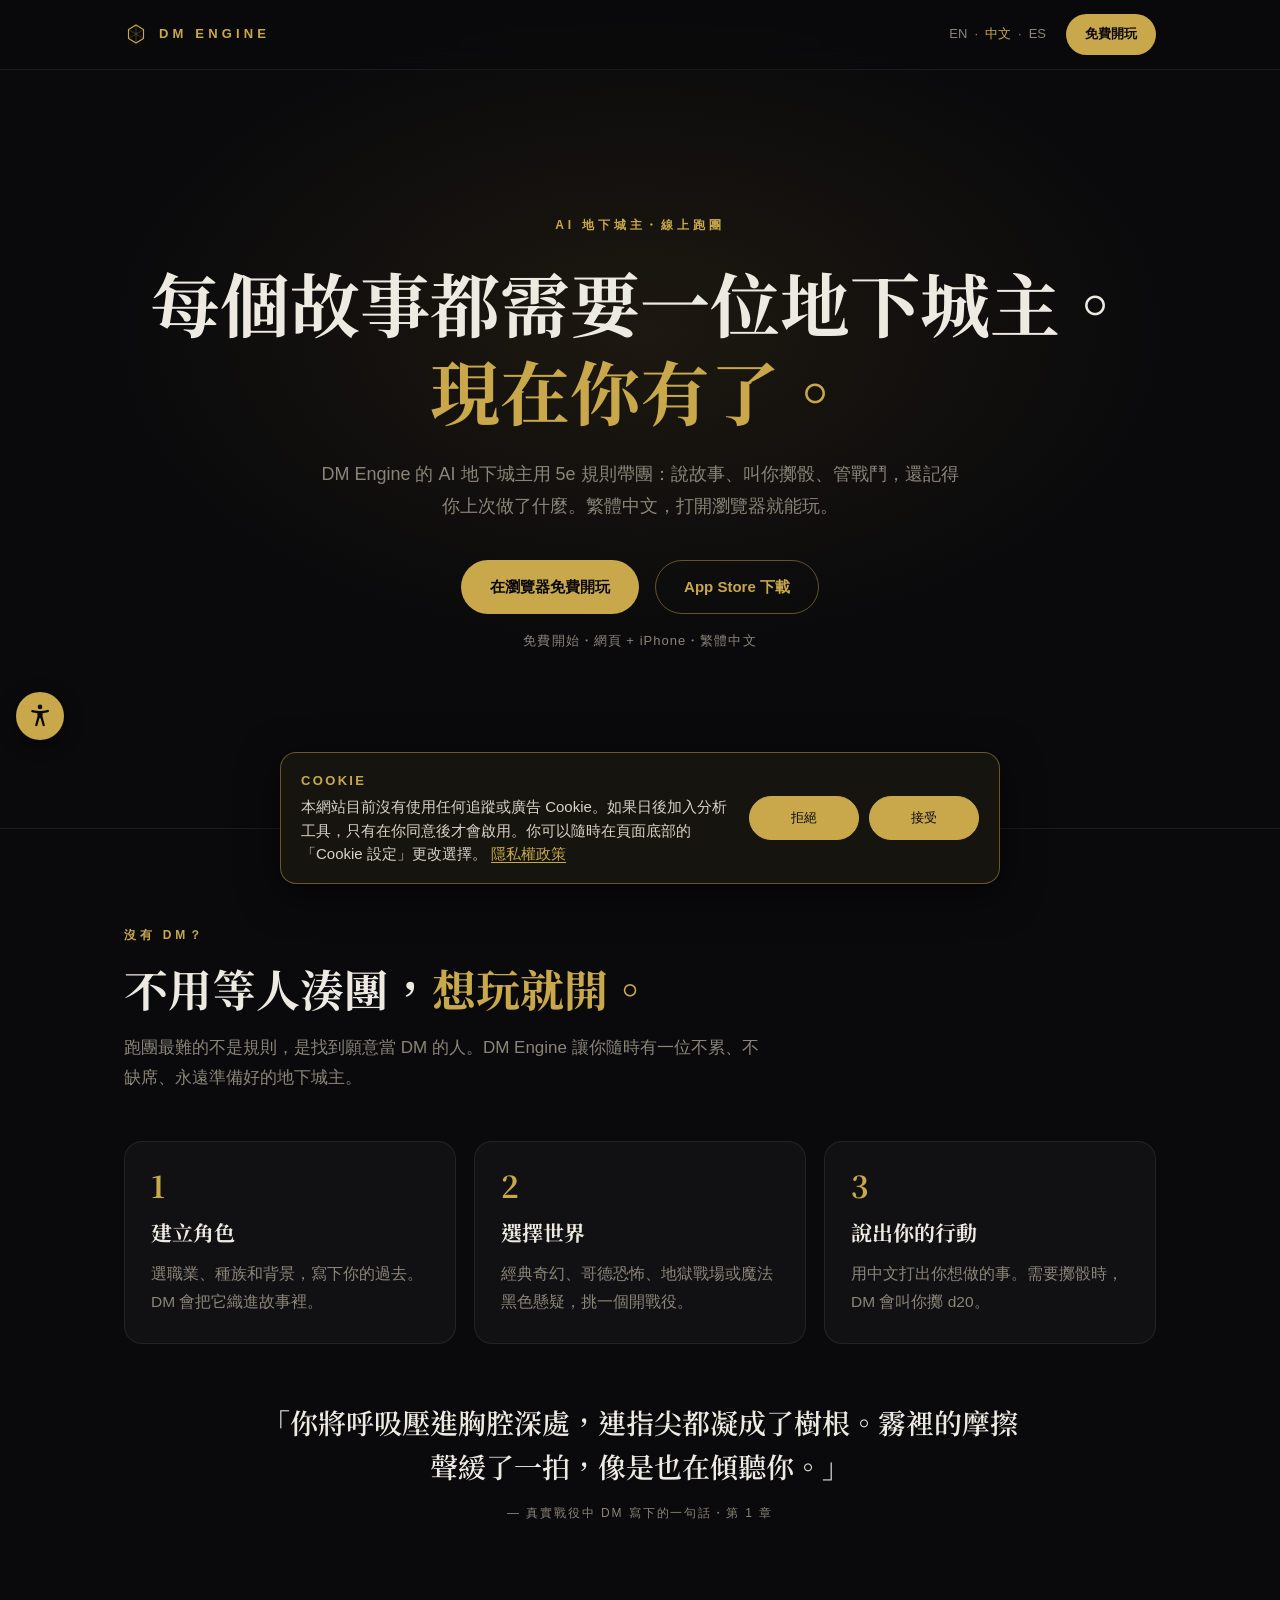
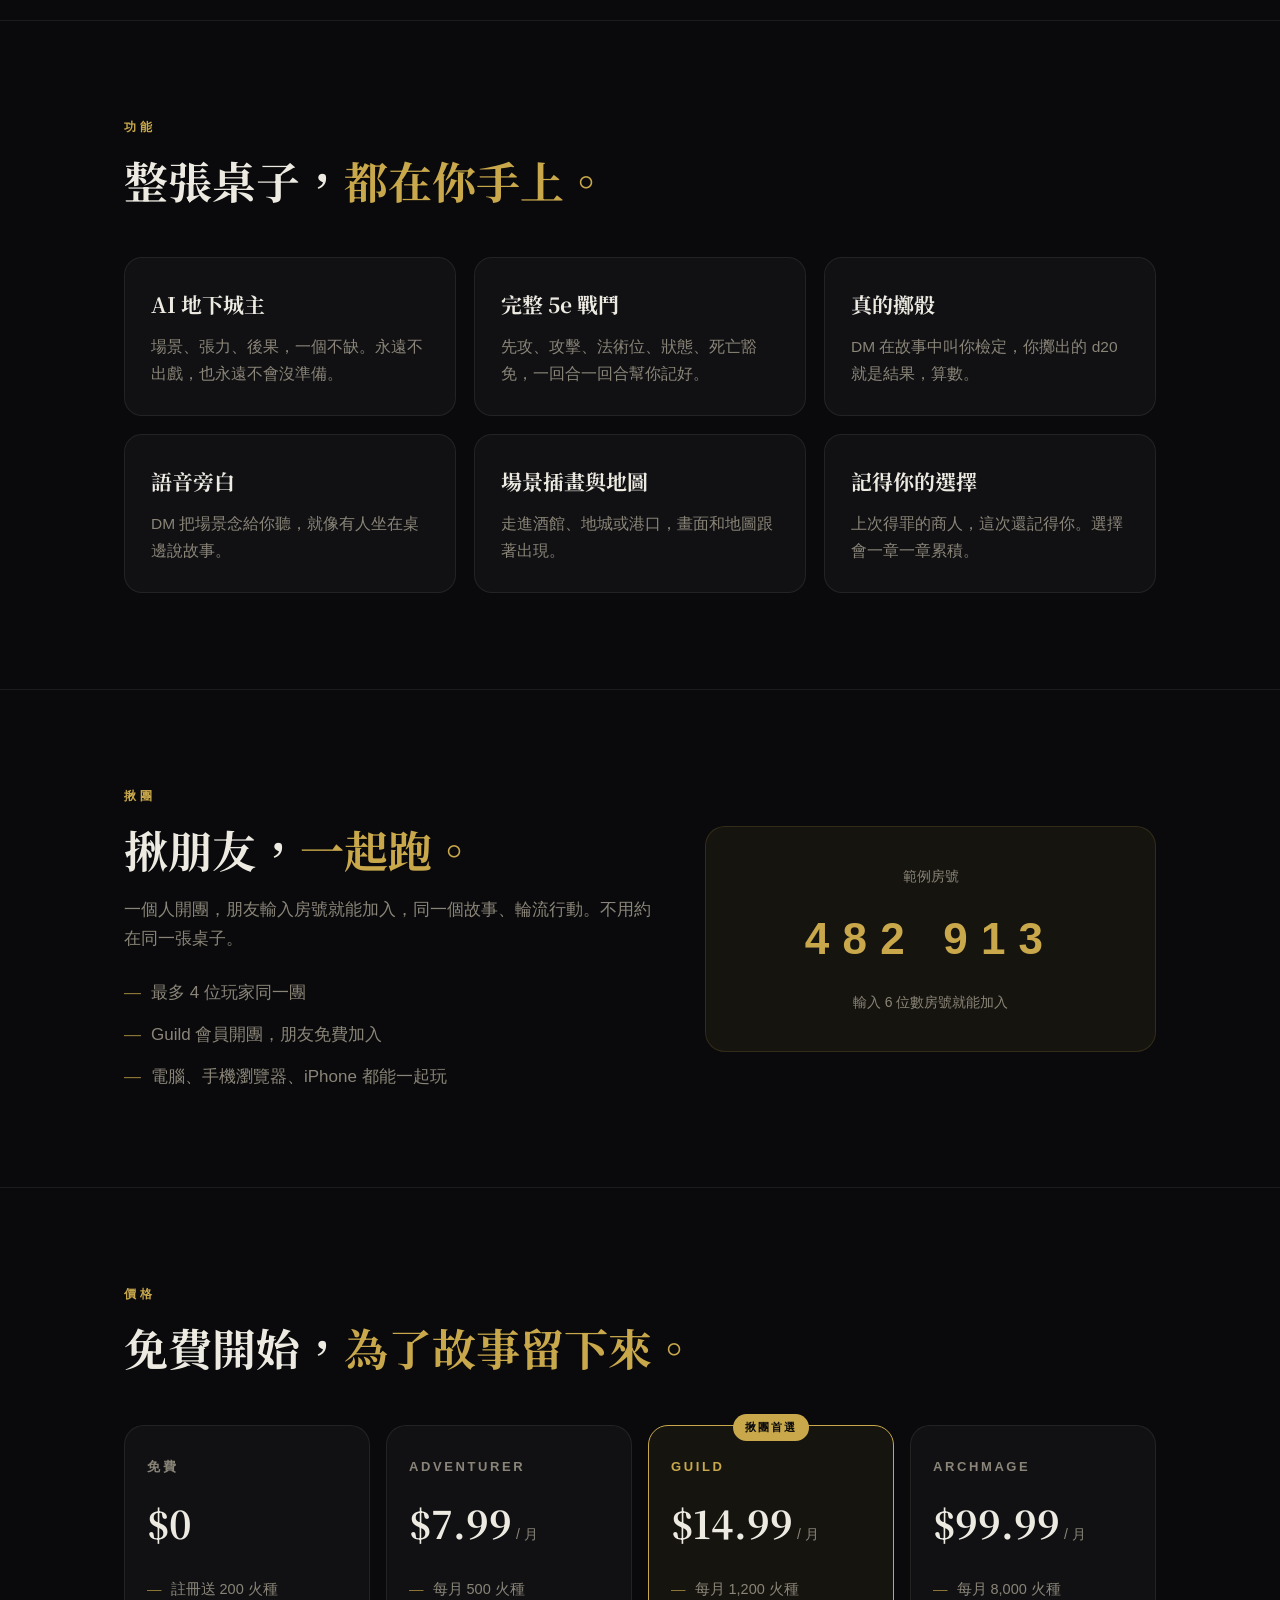
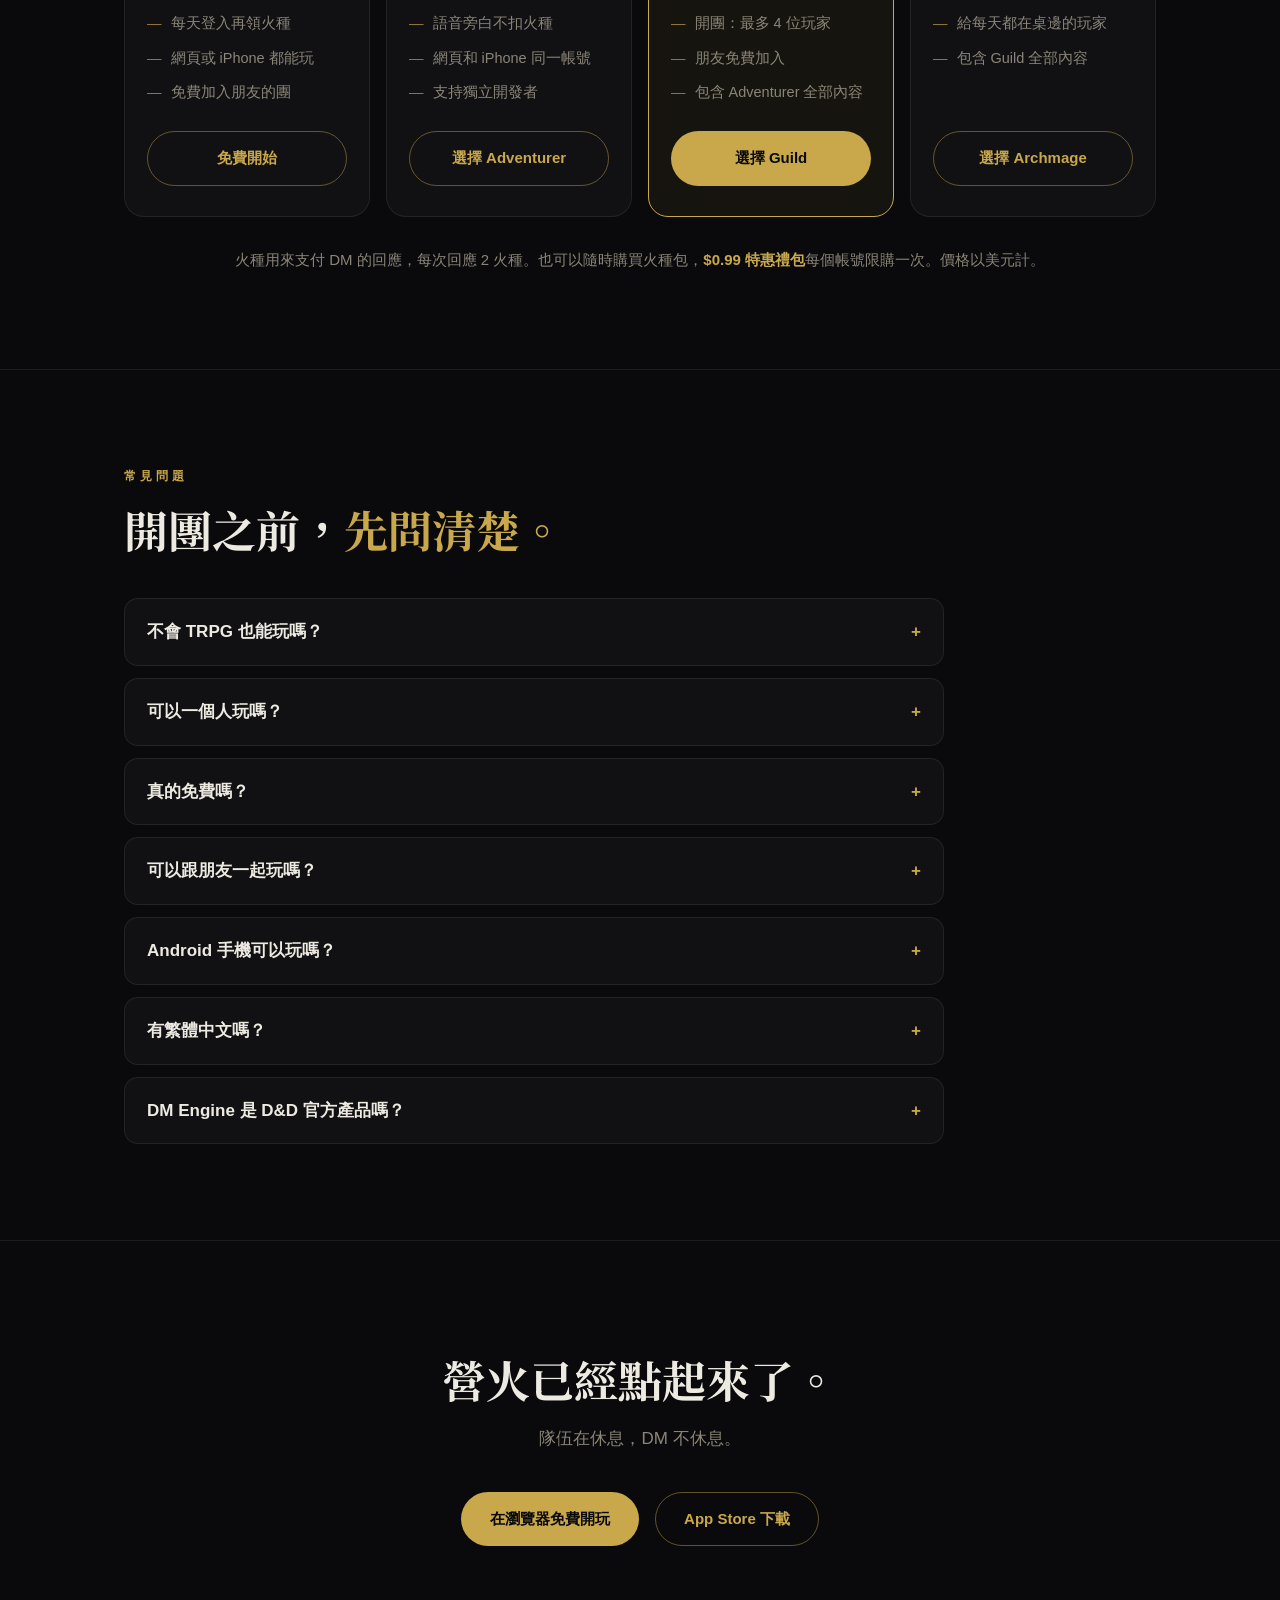
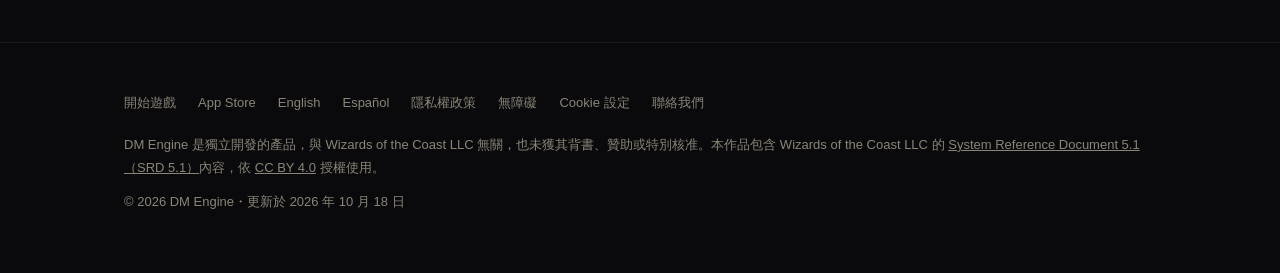
<file: zh/index.html>
<!DOCTYPE html>
<html lang="zh-Hant">
<head>
<meta charset="UTF-8">
<meta name="viewport" content="width=device-width, initial-scale=1">
<title>DM Engine｜AI 地下城主・線上 TRPG 跑團，瀏覽器或 iPhone 免費開玩</title>
<meta name="description" content="沒有 DM 也能跑團。DM Engine 的 AI 地下城主用 5e 規則帶你冒險：說故事、叫你擲骰、管戰鬥，還記得你做過的每個選擇。單人或揪最多 4 位朋友，繁體中文，免費開始。">
<link rel="canonical" href="https://dmengineapp.com/zh/">
<link rel="alternate" hreflang="zh-Hant" href="https://dmengineapp.com/zh/">
<link rel="alternate" hreflang="en" href="https://dmengineapp.com/">
<link rel="alternate" hreflang="es" href="https://dmengineapp.com/es/">
<link rel="alternate" hreflang="x-default" href="https://dmengineapp.com/">
<meta name="theme-color" content="#0A0A0C">
<meta property="og:site_name" content="DM Engine">
<meta property="og:locale" content="zh_TW">
<meta property="og:title" content="DM Engine｜AI 地下城主・線上跑團">
<meta property="og:description" content="每個故事都需要一位地下城主。現在你有了。繁體中文，瀏覽器或 iPhone 免費開玩。">
<meta property="og:type" content="website">
<meta property="og:url" content="https://dmengineapp.com/zh/">
<meta property="og:image" content="https://dmengineapp.com/og-image.png">
<meta property="og:image:width" content="1200">
<meta property="og:image:height" content="630">
<meta name="twitter:card" content="summary_large_image">
<meta name="twitter:image" content="https://dmengineapp.com/og-image.png">
<meta name="apple-itunes-app" content="app-id=6762107792">
<link rel="icon" href="data:image/svg+xml,%3Csvg xmlns='http://www.w3.org/2000/svg' viewBox='0 0 64 64'%3E%3Crect width='64' height='64' rx='14' fill='%230A0A0C'/%3E%3Cpolygon points='32,12 49,22 49,42 32,52 15,42 15,22' fill='none' stroke='%23C9A84C' stroke-width='3'/%3E%3C/svg%3E">
<link href="/fonts/noto-serif-tc.css" rel="stylesheet">
<script type="application/ld+json">{"@context": "https://schema.org", "@graph": [{"@type": "WebPage", "@id": "https://dmengineapp.com/zh/#page", "url": "https://dmengineapp.com/zh/", "inLanguage": "zh-Hant", "isPartOf": {"@id": "https://dmengineapp.com/#site"}, "publisher": {"@id": "https://dmengineapp.com/#org"}, "dateModified": "2026-10-18"}, {"@type": "VideoGame", "name": "DM Engine", "url": "https://dmengineapp.com/zh/", "inLanguage": "zh-Hant", "description": "AI 地下城主用 5e 規則帶你跑團。單人或最多 4 人，繁體中文，瀏覽器或 iPhone 免費開始。", "image": "https://dmengineapp.com/og-image.png", "genre": ["角色扮演", "TRPG"], "gamePlatform": ["Web browser", "iOS"], "playMode": ["SinglePlayer", "MultiPlayer"], "numberOfPlayers": {"@type": "QuantitativeValue", "minValue": 1, "maxValue": 4}, "offers": {"@type": "Offer", "price": "0", "priceCurrency": "USD", "url": "https://play.dmengineapp.com/"}, "publisher": {"@id": "https://dmengineapp.com/#org"}}, {"@type": "FAQPage", "mainEntity": [{"@type": "Question", "name": "不會 TRPG 也能玩嗎？", "acceptedAnswer": {"@type": "Answer", "text": "可以。直接用中文打出你想做的事，規則、擲骰和戰鬥都交給 AI 地下城主。"}}, {"@type": "Question", "name": "可以一個人玩嗎？", "acceptedAnswer": {"@type": "Answer", "text": "可以。AI 地下城主會為你一個人跑完整的戰役：說故事、扮演你遇到的每個角色和怪物，需要時叫你擲骰。"}}, {"@type": "Question", "name": "真的免費嗎？", "acceptedAnswer": {"@type": "Answer", "text": "註冊就送 200 火種，每天登入還能再領。DM 每次回應用掉 2 火種，用完可以買火種包或訂閱。"}}, {"@type": "Question", "name": "可以跟朋友一起玩嗎？", "acceptedAnswer": {"@type": "Answer", "text": "可以。Guild 會員可以開團，最多 4 位玩家；朋友只要註冊帳號、輸入 6 位數房號就能免費加入。"}}, {"@type": "Question", "name": "Android 手機可以玩嗎？", "acceptedAnswer": {"@type": "Answer", "text": "可以，用手機瀏覽器打開 play.dmengineapp.com 就能玩，不用下載。iPhone 也有 App。"}}, {"@type": "Question", "name": "有繁體中文嗎？", "acceptedAnswer": {"@type": "Answer", "text": "有。開新戰役時選繁體中文，DM 的旁白和回應就會用繁體中文。"}}, {"@type": "Question", "name": "DM Engine 是 D&D 官方產品嗎？", "acceptedAnswer": {"@type": "Answer", "text": "不是。DM Engine 是獨立開發的產品，與 Wizards of the Coast 無關。內容使用依創用 CC 授權釋出的 System Reference Document 5.1。"}}]}]}</script>
<style>
:root{--bg:#0A0A0C;--bg2:#111114;--bg3:#16140F;--gold:#C9A84C;--gold-deep:#8F7836;--ink:#EDEAE2;--mut:#8A8578;
--line:rgba(201,168,76,.16);--line-soft:rgba(237,234,226,.08);
--sans:-apple-system,BlinkMacSystemFont,"PingFang TC","Microsoft JhengHei","Noto Sans TC","Segoe UI",Roboto,sans-serif;
--serif:"Noto Serif TC","Songti TC","PMingLiU",serif}
*{box-sizing:border-box;margin:0;padding:0}
html{scroll-behavior:smooth}
body{background:var(--bg);color:var(--ink);font-family:var(--sans);font-size:17px;line-height:1.75;-webkit-font-smoothing:antialiased;overflow-x:hidden}
a{color:inherit;text-decoration:none}
.wrap{max-width:1080px;margin:0 auto;padding:0 24px}
nav{position:fixed;inset:0 0 auto 0;z-index:50;background:rgba(10,10,12,.82);-webkit-backdrop-filter:blur(14px);backdrop-filter:blur(14px);border-bottom:1px solid var(--line-soft)}
.nav-in{max-width:1080px;margin:0 auto;padding:14px 24px;display:flex;align-items:center;gap:20px}
.brand{display:flex;align-items:center;gap:11px;font-size:13px;font-weight:600;letter-spacing:.32em;color:var(--gold);white-space:nowrap}
.brand svg{width:24px;height:24px;flex:none}
.langs{margin-left:auto;display:flex;align-items:center;gap:7px;font-size:13px;color:var(--mut);white-space:nowrap}
.langs a{color:var(--mut)}
.langs a:hover{color:var(--ink)}
.langs [aria-current]{color:var(--gold)}
@media (max-width:400px){.langs{gap:5px;font-size:12px}}
.lang:hover{color:var(--ink)}
.btn{display:inline-flex;align-items:center;justify-content:center;border:1px solid transparent;border-radius:999px;padding:13px 28px;font-size:15px;font-weight:600;white-space:nowrap;transition:transform .2s,background .2s,border-color .2s}
.btn:hover{transform:translateY(-1px)}
.btn-gold{background:var(--gold);color:#0A0A0C}
.btn-ghost{border-color:rgba(201,168,76,.45);color:var(--gold)}
nav .btn{padding:8px 18px;font-size:13px}
.hero{min-height:92vh;display:flex;align-items:center;text-align:center;padding:120px 0 80px;
background:radial-gradient(ellipse 60% 55% at 50% 40%,#1d1810 0%,var(--bg) 70%)}
.hero .wrap{width:100%}
.eyebrow{font-size:12px;letter-spacing:.32em;color:var(--gold);font-weight:600}
h1{font-family:var(--serif);font-weight:700;font-size:clamp(38px,6.4vw,70px);line-height:1.25;margin-top:22px}
h1 em,h2 em{font-style:normal;color:var(--gold)}
.sub{max-width:640px;margin:26px auto 0;color:var(--mut);font-size:18px}
.cta-row{margin-top:38px;display:flex;align-items:center;gap:16px;flex-wrap:wrap;justify-content:center}
.cta-note{width:100%;font-size:13px;color:var(--mut);letter-spacing:.08em}
section{padding:96px 0;border-top:1px solid var(--line-soft)}
h2{font-family:var(--serif);font-weight:700;font-size:clamp(30px,4.2vw,44px);line-height:1.3;margin-top:14px}
.lead{color:var(--mut);margin-top:16px;max-width:640px}
.grid3{margin-top:48px;display:grid;grid-template-columns:repeat(3,1fr);gap:18px}
.card{border:1px solid var(--line-soft);border-radius:18px;padding:28px 26px;background:var(--bg2)}
.card h3{font-family:var(--serif);font-size:21px;font-weight:700;color:var(--ink)}
.card p{color:var(--mut);margin-top:10px;font-size:15.5px}
.num{font-family:var(--serif);color:var(--gold);font-size:30px;font-weight:700;line-height:1}
.quote{margin:56px auto 0;max-width:760px;text-align:center}
.quote p{font-family:var(--serif);font-size:clamp(22px,3vw,28px);line-height:1.6}
.quote span{display:block;margin-top:14px;font-size:12px;letter-spacing:.16em;color:var(--mut)}
.party{display:grid;grid-template-columns:1.2fr 1fr;gap:40px;align-items:center}
.party ul{margin-top:24px;display:grid;gap:12px}
.party li{list-style:none;color:var(--mut);display:flex;gap:10px}
.party li::before{content:"—";color:var(--gold-deep);flex:none}
.code{border:1px solid var(--line);border-radius:20px;padding:34px;text-align:center;background:var(--bg3)}
.code b{display:block;font-size:44px;letter-spacing:.3em;color:var(--gold);font-weight:600;margin:10px 0}
.code small{color:var(--mut);font-size:14px}
.price-grid{margin-top:48px;display:grid;grid-template-columns:repeat(4,1fr);gap:16px}
.plan{border:1px solid var(--line-soft);border-radius:20px;padding:30px 22px;display:flex;flex-direction:column;background:var(--bg2);position:relative}
.plan.hot{border-color:var(--gold);background:var(--bg3)}
.badge{position:absolute;top:-12px;left:50%;transform:translateX(-50%);background:var(--gold);color:#0A0A0C;font-size:11px;font-weight:700;letter-spacing:.18em;padding:4px 12px;border-radius:999px;white-space:nowrap}
.plan h3{font-size:13px;font-weight:600;letter-spacing:.2em;color:var(--mut)}
.plan.hot h3{color:var(--gold)}
.price{font-family:var(--serif);font-size:38px;font-weight:700;margin-top:12px}
.price small{font-family:var(--sans);font-size:14px;color:var(--mut);font-weight:400}
.plan ul{margin:20px 0 26px;display:grid;gap:9px}
.plan li{list-style:none;font-size:14.5px;color:var(--mut);display:flex;gap:9px}
.plan li::before{content:"—";color:var(--gold-deep);flex:none}
.plan .btn{margin-top:auto;width:100%}
.fine{margin-top:30px;text-align:center;color:var(--mut);font-size:15px}
.fine b{color:var(--gold);font-weight:600}
.faq{margin-top:40px;display:grid;gap:12px;max-width:820px}
details{border:1px solid var(--line-soft);border-radius:14px;padding:18px 22px;background:var(--bg2)}
summary{cursor:pointer;font-weight:600;list-style:none}
summary::-webkit-details-marker{display:none}
summary::after{content:"+";float:right;color:var(--gold)}
details[open] summary::after{content:"−"}
details p{color:var(--mut);margin-top:10px;font-size:15.5px}
.final{text-align:center}
footer{border-top:1px solid var(--line-soft);padding:48px 0 60px;color:var(--mut);font-size:13px;line-height:1.8}
footer .row{display:flex;gap:22px;flex-wrap:wrap;margin-bottom:18px}
footer a:hover{color:var(--ink)}
@media (max-width:980px){.price-grid{grid-template-columns:repeat(2,1fr)}}
@media (max-width:760px){.grid3{grid-template-columns:1fr}.party{grid-template-columns:1fr}
.nav-in{gap:10px;padding:12px 16px}.brand{letter-spacing:.2em}nav .btn{padding:7px 12px;font-size:12px}.hide-sm{display:none}}
@media (max-width:560px){.price-grid{grid-template-columns:1fr}section{padding:72px 0}}
.skip{position:absolute;left:12px;top:-60px;z-index:1000;padding:10px 16px;border-radius:8px;background:#C9A84C;color:#0A0A0A;font-weight:600;text-decoration:none}.skip:focus{top:12px}
</style>
</head>
<body>
<a class="skip" href="#main">跳到主要內容</a>

<nav>
  <div class="nav-in">
    <a class="brand" href="#top" aria-label="DM Engine 首頁">
      <svg viewBox="0 0 64 64" aria-hidden="true"><polygon points="32,8 52,20 52,44 32,56 12,44 12,20" fill="none" stroke="#C9A84C" stroke-width="3"/><line x1="32" y1="8" x2="32" y2="56" stroke="#C9A84C" stroke-width="1.4" opacity=".55"/><line x1="12" y1="20" x2="52" y2="44" stroke="#C9A84C" stroke-width="1.4" opacity=".55"/><line x1="52" y1="20" x2="12" y2="44" stroke="#C9A84C" stroke-width="1.4" opacity=".55"/></svg>
      DM ENGINE
    </a>
    <div class="langs" aria-label="語言"><a href="/" hreflang="en" lang="en">EN</a><span aria-hidden="true">·</span><a href="/zh/" lang="zh-Hant" aria-current="page">中文</a><span aria-hidden="true">·</span><a href="/es/" hreflang="es" lang="es">ES</a></div>
    <a class="btn btn-gold" href="https://play.dmengineapp.com">免費開玩</a>
  </div>
</nav>

<main id="main">
<header class="hero" id="top">
  <div class="wrap">
    <p class="eyebrow">AI 地下城主・線上跑團</p>
    <h1>每個故事都需要一位地下城主。<br><em>現在你有了。</em></h1>
    <p class="sub">DM Engine 的 AI 地下城主用 5e 規則帶團：說故事、叫你擲骰、管戰鬥，還記得你上次做了什麼。繁體中文，打開瀏覽器就能玩。</p>
    <div class="cta-row">
      <a class="btn btn-gold" href="https://play.dmengineapp.com">在瀏覽器免費開玩</a>
      <a class="btn btn-ghost" href="https://apps.apple.com/app/id6762107792">App Store 下載</a>
      <span class="cta-note">免費開始・網頁 + iPhone・繁體中文</span>
    </div>
  </div>
</header>

<section>
  <div class="wrap">
    <p class="eyebrow">沒有 DM？</p>
    <h2>不用等人湊團，<em>想玩就開。</em></h2>
    <p class="lead">跑團最難的不是規則，是找到願意當 DM 的人。DM Engine 讓你隨時有一位不累、不缺席、永遠準備好的地下城主。</p>
    <div class="grid3">
      <div class="card"><div class="num">1</div><h3 style="margin-top:14px">建立角色</h3><p>選職業、種族和背景，寫下你的過去。DM 會把它織進故事裡。</p></div>
      <div class="card"><div class="num">2</div><h3 style="margin-top:14px">選擇世界</h3><p>經典奇幻、哥德恐怖、地獄戰場或魔法黑色懸疑，挑一個開戰役。</p></div>
      <div class="card"><div class="num">3</div><h3 style="margin-top:14px">說出你的行動</h3><p>用中文打出你想做的事。需要擲骰時，DM 會叫你擲 d20。</p></div>
    </div>
    <div class="quote">
      <p>「你將呼吸壓進胸腔深處，連指尖都凝成了樹根。霧裡的摩擦聲緩了一拍，像是也在傾聽你。」</p>
      <span>— 真實戰役中 DM 寫下的一句話・第 1 章</span>
    </div>
  </div>
</section>

<section>
  <div class="wrap">
    <p class="eyebrow">功能</p>
    <h2>整張桌子，<em>都在你手上。</em></h2>
    <div class="grid3">
      <div class="card"><h3>AI 地下城主</h3><p>場景、張力、後果，一個不缺。永遠不出戲，也永遠不會沒準備。</p></div>
      <div class="card"><h3>完整 5e 戰鬥</h3><p>先攻、攻擊、法術位、狀態、死亡豁免，一回合一回合幫你記好。</p></div>
      <div class="card"><h3>真的擲骰</h3><p>DM 在故事中叫你檢定，你擲出的 d20 就是結果，算數。</p></div>
      <div class="card"><h3>語音旁白</h3><p>DM 把場景念給你聽，就像有人坐在桌邊說故事。</p></div>
      <div class="card"><h3>場景插畫與地圖</h3><p>走進酒館、地城或港口，畫面和地圖跟著出現。</p></div>
      <div class="card"><h3>記得你的選擇</h3><p>上次得罪的商人，這次還記得你。選擇會一章一章累積。</p></div>
    </div>
  </div>
</section>

<section>
  <div class="wrap party">
    <div>
      <p class="eyebrow">揪團</p>
      <h2>揪朋友，<em>一起跑。</em></h2>
      <p class="lead">一個人開團，朋友輸入房號就能加入，同一個故事、輪流行動。不用約在同一張桌子。</p>
      <ul>
        <li>最多 4 位玩家同一團</li>
        <li>Guild 會員開團，朋友免費加入</li>
        <li>電腦、手機瀏覽器、iPhone 都能一起玩</li>
      </ul>
    </div>
    <div class="code" aria-hidden="true">
      <small>範例房號</small>
      <b>482 913</b>
      <small>輸入 6 位數房號就能加入</small>
    </div>
  </div>
</section>

<section id="pricing">
  <div class="wrap">
    <p class="eyebrow">價格</p>
    <h2>免費開始，<em>為了故事留下來。</em></h2>
    <div class="price-grid">
      <div class="plan">
        <h3>免費</h3>
        <div class="price">$0</div>
        <ul>
          <li>註冊送 200 火種</li>
          <li>每天登入再領火種</li>
          <li>網頁或 iPhone 都能玩</li>
          <li>免費加入朋友的團</li>
        </ul>
        <a class="btn btn-ghost" href="https://play.dmengineapp.com">免費開始</a>
      </div>
      <div class="plan">
        <h3>ADVENTURER</h3>
        <div class="price">$7.99<small> / 月</small></div>
        <ul>
          <li>每月 500 火種</li>
          <li>語音旁白不扣火種</li>
          <li>網頁和 iPhone 同一帳號</li>
          <li>支持獨立開發者</li>
        </ul>
        <a class="btn btn-ghost" href="https://play.dmengineapp.com">選擇 Adventurer</a>
      </div>
      <div class="plan hot">
        <span class="badge">揪團首選</span>
        <h3>GUILD</h3>
        <div class="price">$14.99<small> / 月</small></div>
        <ul>
          <li>每月 1,200 火種</li>
          <li>開團：最多 4 位玩家</li>
          <li>朋友免費加入</li>
          <li>包含 Adventurer 全部內容</li>
        </ul>
        <a class="btn btn-gold" href="https://play.dmengineapp.com">選擇 Guild</a>
      </div>
      <div class="plan">
        <h3>ARCHMAGE</h3>
        <div class="price">$99.99<small> / 月</small></div>
        <ul>
          <li>每月 8,000 火種</li>
          <li>給每天都在桌邊的玩家</li>
          <li>包含 Guild 全部內容</li>
        </ul>
        <a class="btn btn-ghost" href="https://play.dmengineapp.com">選擇 Archmage</a>
      </div>
    </div>
    <p class="fine">火種用來支付 DM 的回應，每次回應 2 火種。也可以隨時購買火種包，<b>$0.99 特惠禮包</b>每個帳號限購一次。價格以美元計。</p>
  </div>
</section>

<section>
  <div class="wrap">
    <p class="eyebrow">常見問題</p>
    <h2>開團之前，<em>先問清楚。</em></h2>
    <div class="faq">
      <details><summary>不會 TRPG 也能玩嗎？</summary><p>可以。直接用中文打出你想做的事，規則、擲骰和戰鬥都交給 AI 地下城主。</p></details>
      <details><summary>可以一個人玩嗎？</summary><p>可以。AI 地下城主會為你一個人跑完整的戰役：說故事、扮演你遇到的每個角色和怪物，需要時叫你擲骰。</p></details>
      <details><summary>真的免費嗎？</summary><p>註冊就送 200 火種，每天登入還能再領。DM 每次回應用掉 2 火種，用完可以買火種包或訂閱。</p></details>
      <details><summary>可以跟朋友一起玩嗎？</summary><p>可以。Guild 會員可以開團，最多 4 位玩家；朋友只要註冊帳號、輸入 6 位數房號就能免費加入。</p></details>
      <details><summary>Android 手機可以玩嗎？</summary><p>可以，用手機瀏覽器打開 play.dmengineapp.com 就能玩，不用下載。iPhone 也有 App。</p></details>
      <details><summary>有繁體中文嗎？</summary><p>有。開新戰役時選繁體中文，DM 的旁白和回應就會用繁體中文。</p></details>
      <details><summary>DM Engine 是 D&amp;D 官方產品嗎？</summary><p>不是。DM Engine 是獨立開發的產品，與 Wizards of the Coast 無關。內容使用依創用 CC 授權釋出的 System Reference Document 5.1。</p></details>
    </div>
  </div>
</section>

<section class="final">
  <div class="wrap">
    <h2>營火已經點起來了。</h2>
    <p class="lead" style="margin-left:auto;margin-right:auto">隊伍在休息，DM 不休息。</p>
    <div class="cta-row">
      <a class="btn btn-gold" href="https://play.dmengineapp.com">在瀏覽器免費開玩</a>
      <a class="btn btn-ghost" href="https://apps.apple.com/app/id6762107792">App Store 下載</a>
    </div>
  </div>
</section>

</main>

<footer>
  <div class="wrap">
    <div class="row">
      <a href="https://play.dmengineapp.com">開始遊戲</a>
      <a href="https://apps.apple.com/app/id6762107792">App Store</a>
      <a href="/" hreflang="en" lang="en">English</a>
      <a href="/es/" hreflang="es" lang="es">Español</a>
      <a href="https://j37953242.github.io/dmengine-legal">隱私權政策</a>
      <a href="/zh/accessibility/">無障礙</a>
      <a href="#" data-cookie-choices>Cookie 設定</a>
      <a href="mailto:support@dmengineapp.com">聯絡我們</a>
    </div>
    <p>DM Engine 是獨立開發的產品，與 Wizards of the Coast LLC 無關，也未獲其背書、贊助或特別核准。本作品包含 Wizards of the Coast LLC 的 <a href="https://dnd.wizards.com/resources/systems-reference-document" style="text-decoration:underline">System Reference Document 5.1（SRD 5.1）</a>內容，依 <a href="https://creativecommons.org/licenses/by/4.0/legalcode" style="text-decoration:underline">CC BY 4.0</a> 授權使用。</p>
    <p style="margin-top:10px">© 2026 DM Engine・更新於 2026 年 10 月 18 日</p>
  </div>
</footer>

<script src="/site-ui.js" defer></script>
</body>
</html>
</file>
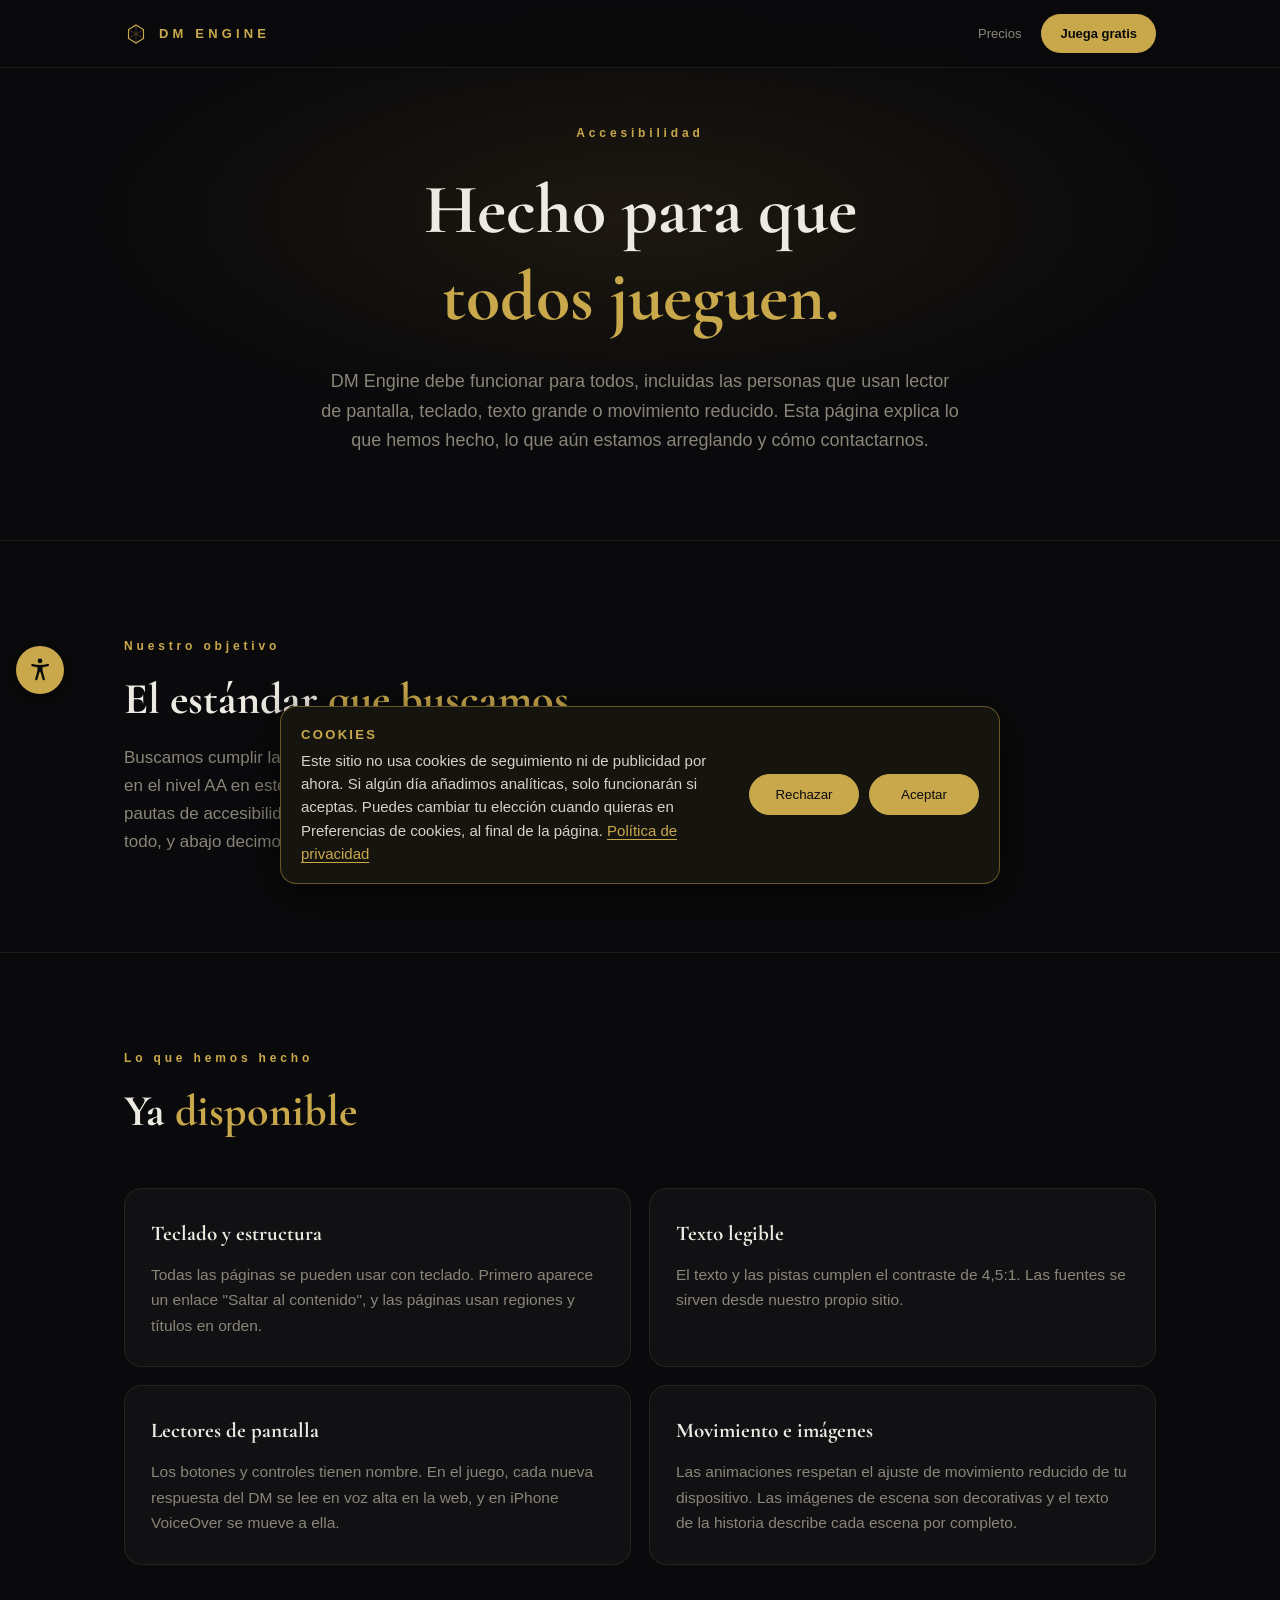
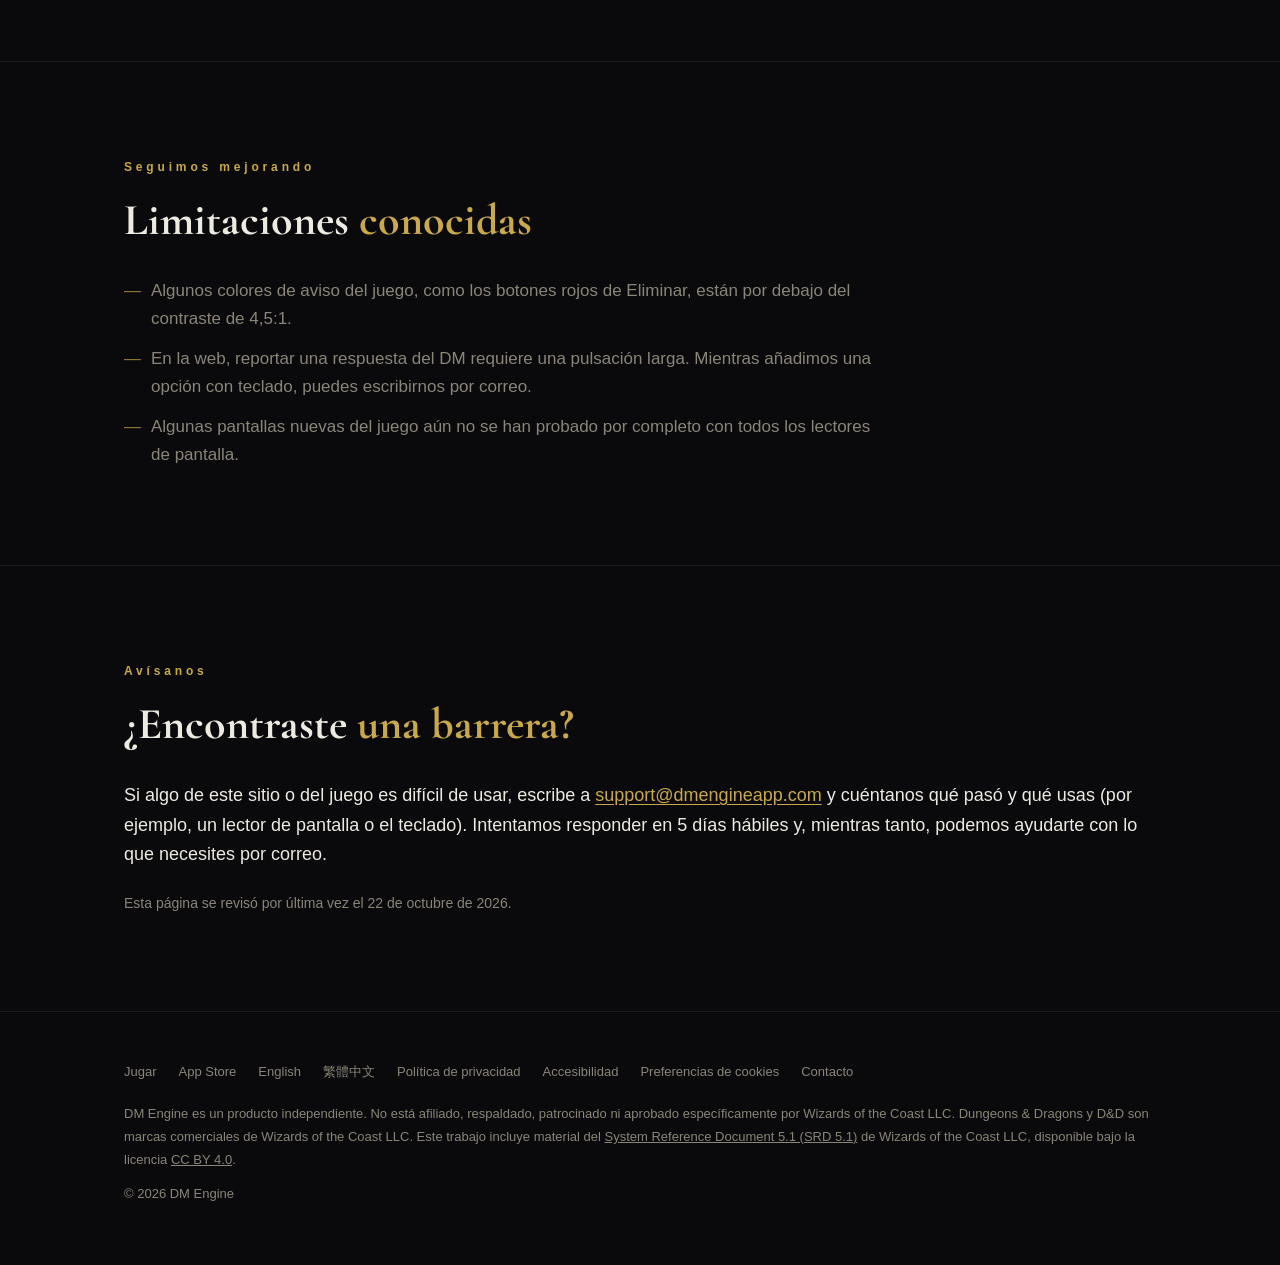
<file: es/accessibility/index.html>
<!DOCTYPE html>
<html lang="es">
<head>
<meta charset="UTF-8">
<meta name="viewport" content="width=device-width, initial-scale=1">
<title>Accesibilidad | DM Engine</title>
<meta name="description" content="Cómo DM Engine trabaja para que todos puedan usarlo: lo que hemos hecho, lo que aún estamos arreglando y cómo avisarnos de una barrera.">
<link rel="canonical" href="https://dmengineapp.com/es/accessibility/">
<link rel="alternate" hreflang="en" href="https://dmengineapp.com/accessibility/">
<link rel="alternate" hreflang="es" href="https://dmengineapp.com/es/accessibility/">
<link rel="alternate" hreflang="zh-Hant" href="https://dmengineapp.com/zh/accessibility/">
<meta name="theme-color" content="#0A0A0C">
<link rel="icon" href="data:image/svg+xml,%3Csvg xmlns='http://www.w3.org/2000/svg' viewBox='0 0 64 64'%3E%3Crect width='64' height='64' rx='14' fill='%230A0A0C'/%3E%3Cpolygon points='32,12 49,22 49,42 32,52 15,42 15,22' fill='none' stroke='%23C9A84C' stroke-width='3'/%3E%3C/svg%3E">
<link href="/fonts/cormorant-garamond.css" rel="stylesheet">
<style>
:root{--bg:#0A0A0C;--bg2:#111114;--bg3:#16140F;--gold:#C9A84C;--gold-deep:#8F7836;--ink:#EDEAE2;--mut:#8A8578;
--line:rgba(201,168,76,.16);--line-soft:rgba(237,234,226,.08);
--sans:-apple-system,BlinkMacSystemFont,"Segoe UI",Roboto,Helvetica,Arial,sans-serif;
--serif:"Cormorant Garamond",Georgia,serif}
*{box-sizing:border-box;margin:0;padding:0}
html{scroll-behavior:smooth}
body{background:var(--bg);color:var(--ink);font-family:var(--sans);font-size:17px;line-height:1.65;-webkit-font-smoothing:antialiased;overflow-x:hidden}
a{color:inherit;text-decoration:none}
.wrap{max-width:1080px;margin:0 auto;padding:0 24px}
nav{position:fixed;inset:0 0 auto 0;z-index:50;background:rgba(10,10,12,.82);-webkit-backdrop-filter:blur(14px);backdrop-filter:blur(14px);border-bottom:1px solid var(--line-soft)}
.nav-in{max-width:1080px;margin:0 auto;padding:14px 24px;display:flex;align-items:center;gap:20px}
.brand{display:flex;align-items:center;gap:11px;font-size:13px;font-weight:600;letter-spacing:.32em;color:var(--gold);white-space:nowrap}
.brand svg{width:24px;height:24px;flex:none}
.lang{margin-left:auto;font-size:13px;color:var(--mut)}
.lang:hover{color:var(--ink)}
.btn{display:inline-flex;align-items:center;justify-content:center;border:1px solid transparent;border-radius:999px;padding:13px 28px;font-size:15px;font-weight:600;white-space:nowrap;transition:transform .2s,background .2s,border-color .2s}
.btn:hover{transform:translateY(-1px)}
.btn-gold{background:var(--gold);color:#0A0A0C}
.btn-ghost{border-color:rgba(201,168,76,.45);color:var(--gold)}
nav .btn{padding:8px 18px;font-size:13px}
.hero{min-height:92vh;display:flex;align-items:center;text-align:center;padding:120px 0 80px;
background:radial-gradient(ellipse 60% 55% at 50% 40%,#1d1810 0%,var(--bg) 70%)}
.hero .wrap{width:100%}
.eyebrow{font-size:12px;letter-spacing:.32em;color:var(--gold);font-weight:600}
h1{font-family:var(--serif);font-weight:700;font-size:clamp(38px,6.4vw,70px);line-height:1.25;margin-top:22px}
h1 em,h2 em{font-style:normal;color:var(--gold)}
.sub{max-width:640px;margin:26px auto 0;color:var(--mut);font-size:18px}
.cta-row{margin-top:38px;display:flex;align-items:center;gap:16px;flex-wrap:wrap;justify-content:center}
.cta-note{width:100%;font-size:13px;color:var(--mut);letter-spacing:.08em}
section{padding:96px 0;border-top:1px solid var(--line-soft)}
h2{font-family:var(--serif);font-weight:700;font-size:clamp(30px,4.2vw,44px);line-height:1.3;margin-top:14px}
.lead{color:var(--mut);margin-top:16px;max-width:640px}
.grid3{margin-top:48px;display:grid;grid-template-columns:repeat(3,1fr);gap:18px}
.card{border:1px solid var(--line-soft);border-radius:18px;padding:28px 26px;background:var(--bg2)}
.card h3{font-family:var(--serif);font-size:21px;font-weight:700;color:var(--ink)}
.card p{color:var(--mut);margin-top:10px;font-size:15.5px}
.num{font-family:var(--serif);color:var(--gold);font-size:30px;font-weight:700;line-height:1}
.quote{margin:56px auto 0;max-width:760px;text-align:center}
.quote p{font-family:var(--serif);font-size:clamp(22px,3vw,28px);line-height:1.6}
.quote span{display:block;margin-top:14px;font-size:12px;letter-spacing:.16em;color:var(--mut)}
.party{display:grid;grid-template-columns:1.2fr 1fr;gap:40px;align-items:center}
.party ul{margin-top:24px;display:grid;gap:12px}
.party li{list-style:none;color:var(--mut);display:flex;gap:10px}
.party li::before{content:"—";color:var(--gold-deep);flex:none}
.code{border:1px solid var(--line);border-radius:20px;padding:34px;text-align:center;background:var(--bg3)}
.code b{display:block;font-size:44px;letter-spacing:.3em;color:var(--gold);font-weight:600;margin:10px 0}
.code small{color:var(--mut);font-size:14px}
.price-grid{margin-top:48px;display:grid;grid-template-columns:repeat(4,1fr);gap:16px}
.plan{border:1px solid var(--line-soft);border-radius:20px;padding:30px 22px;display:flex;flex-direction:column;background:var(--bg2);position:relative}
.plan.hot{border-color:var(--gold);background:var(--bg3)}
.badge{position:absolute;top:-12px;left:50%;transform:translateX(-50%);background:var(--gold);color:#0A0A0C;font-size:11px;font-weight:700;letter-spacing:.18em;padding:4px 12px;border-radius:999px;white-space:nowrap}
.plan h3{font-size:13px;font-weight:600;letter-spacing:.2em;color:var(--mut)}
.plan.hot h3{color:var(--gold)}
.price{font-family:var(--serif);font-size:38px;font-weight:700;margin-top:12px}
.price small{font-family:var(--sans);font-size:14px;color:var(--mut);font-weight:400}
.plan ul{margin:20px 0 26px;display:grid;gap:9px}
.plan li{list-style:none;font-size:14.5px;color:var(--mut);display:flex;gap:9px}
.plan li::before{content:"—";color:var(--gold-deep);flex:none}
.plan .btn{margin-top:auto;width:100%}
.fine{margin-top:30px;text-align:center;color:var(--mut);font-size:15px}
.fine b{color:var(--gold);font-weight:600}
.faq{margin-top:40px;display:grid;gap:12px;max-width:820px}
details{border:1px solid var(--line-soft);border-radius:14px;padding:18px 22px;background:var(--bg2)}
summary{cursor:pointer;font-weight:600;list-style:none}
summary::-webkit-details-marker{display:none}
summary::after{content:"+";float:right;color:var(--gold)}
details[open] summary::after{content:"−"}
details p{color:var(--mut);margin-top:10px;font-size:15.5px}
.final{text-align:center}
footer{border-top:1px solid var(--line-soft);padding:48px 0 60px;color:var(--mut);font-size:13px;line-height:1.8}
footer .row{display:flex;gap:22px;flex-wrap:wrap;margin-bottom:18px}
footer a:hover{color:var(--ink)}
@media (max-width:980px){.price-grid{grid-template-columns:repeat(2,1fr)}}
@media (max-width:760px){.grid3{grid-template-columns:1fr}.party{grid-template-columns:1fr}
.nav-in{gap:10px;padding:12px 16px}.brand{letter-spacing:.2em}nav .btn{padding:7px 12px;font-size:12px}.hide-sm{display:none}}
@media (max-width:560px){.price-grid{grid-template-columns:1fr}section{padding:72px 0}}

.about-grid{margin-top:48px;display:grid;grid-template-columns:repeat(2,1fr);gap:18px}
.contact{margin-top:28px;font-size:18px}
.contact a{color:var(--gold);text-decoration:underline;text-underline-offset:3px}
@media (max-width:760px){.about-grid{grid-template-columns:1fr}}
.skip{position:absolute;left:12px;top:-60px;z-index:1000;padding:10px 16px;border-radius:8px;background:#C9A84C;color:#0A0A0A;font-weight:600;text-decoration:none}.skip:focus{top:12px}
.gaps{margin-top:28px;display:grid;gap:12px;max-width:760px}.gaps li{list-style:none;color:var(--mut);display:flex;gap:10px}.gaps li::before{content:"\2014";color:var(--gold-deep);flex:none}.reviewed{margin-top:22px;color:var(--mut);font-size:14px}
</style>
</head>
<body>
<a class="skip" href="#main">Saltar al contenido</a>

<nav>
  <div class="nav-in">
    <a class="brand" href="/es/" aria-label="DM Engine home">
      <svg viewBox="0 0 64 64" aria-hidden="true"><polygon points="32,8 52,20 52,44 32,56 12,44 12,20" fill="none" stroke="#C9A84C" stroke-width="3"/><line x1="32" y1="8" x2="32" y2="56" stroke="#C9A84C" stroke-width="1.4" opacity=".55"/><line x1="12" y1="20" x2="52" y2="44" stroke="#C9A84C" stroke-width="1.4" opacity=".55"/><line x1="52" y1="20" x2="12" y2="44" stroke="#C9A84C" stroke-width="1.4" opacity=".55"/></svg>
      DM ENGINE
    </a>
    <a class="lang" href="/es/">Precios</a>
    <a class="btn btn-gold" href="https://play.dmengineapp.com">Juega gratis</a>
  </div>
</nav>

<main id="main">
<header class="hero" id="top" style="min-height:60vh">
  <div class="wrap">
    <p class="eyebrow">Accesibilidad</p>
    <h1>Hecho para que<br><em>todos jueguen.</em></h1>
    <p class="sub">DM Engine debe funcionar para todos, incluidas las personas que usan lector de pantalla, teclado, texto grande o movimiento reducido. Esta página explica lo que hemos hecho, lo que aún estamos arreglando y cómo contactarnos.</p>
  </div>
</header>

<section>
  <div class="wrap">
    <p class="eyebrow">Nuestro objetivo</p>
    <h2>El estándar <em>que buscamos</em></h2>
    <p class="lead">Buscamos cumplir las Pautas de Accesibilidad para el Contenido Web (WCAG) 2.1 en el nivel AA en este sitio y en el juego en play.dmengineapp.com, y seguir las pautas de accesibilidad de Apple en la app de iPhone. Todavía no lo logramos del todo, y abajo decimos en qué fallamos.</p>
  </div>
</section>

<section>
  <div class="wrap">
    <p class="eyebrow">Lo que hemos hecho</p>
    <h2>Ya <em>disponible</em></h2>
    <div class="about-grid">
      <div class="card"><h3>Teclado y estructura</h3><p>Todas las páginas se pueden usar con teclado. Primero aparece un enlace "Saltar al contenido", y las páginas usan regiones y títulos en orden.</p></div>
      <div class="card"><h3>Texto legible</h3><p>El texto y las pistas cumplen el contraste de 4,5:1. Las fuentes se sirven desde nuestro propio sitio.</p></div>
      <div class="card"><h3>Lectores de pantalla</h3><p>Los botones y controles tienen nombre. En el juego, cada nueva respuesta del DM se lee en voz alta en la web, y en iPhone VoiceOver se mueve a ella.</p></div>
      <div class="card"><h3>Movimiento e imágenes</h3><p>Las animaciones respetan el ajuste de movimiento reducido de tu dispositivo. Las imágenes de escena son decorativas y el texto de la historia describe cada escena por completo.</p></div>
    </div>
  </div>
</section>

<section>
  <div class="wrap">
    <p class="eyebrow">Seguimos mejorando</p>
    <h2>Limitaciones <em>conocidas</em></h2>
    <ul class="gaps">
      <li>Algunos colores de aviso del juego, como los botones rojos de Eliminar, están por debajo del contraste de 4,5:1.</li>
      <li>En la web, reportar una respuesta del DM requiere una pulsación larga. Mientras añadimos una opción con teclado, puedes escribirnos por correo.</li>
      <li>Algunas pantallas nuevas del juego aún no se han probado por completo con todos los lectores de pantalla.</li>
    </ul>
  </div>
</section>

<section>
  <div class="wrap">
    <p class="eyebrow">Avísanos</p>
    <h2>¿Encontraste <em>una barrera?</em></h2>
    <p class="contact">Si algo de este sitio o del juego es difícil de usar, escribe a <a href="mailto:support@dmengineapp.com">support@dmengineapp.com</a> y cuéntanos qué pasó y qué usas (por ejemplo, un lector de pantalla o el teclado). Intentamos responder en 5 días hábiles y, mientras tanto, podemos ayudarte con lo que necesites por correo.</p>
    <p class="reviewed">Esta página se revisó por última vez el 22 de octubre de 2026.</p>
  </div>
</section>
</main>

<footer>
  <div class="wrap">
    <div class="row">
      <a href="https://play.dmengineapp.com">Jugar</a>
      <a href="https://apps.apple.com/app/id6762107792">App Store</a>
      <a href="/" hreflang="en" lang="en">English</a>
      <a href="/zh/" hreflang="zh-Hant" lang="zh-Hant">繁體中文</a>
      <a href="https://j37953242.github.io/dmengine-legal">Política de privacidad</a>
      <a href="/es/accessibility/">Accesibilidad</a>
      <a href="#" data-cookie-choices>Preferencias de cookies</a>
      <a href="mailto:support@dmengineapp.com">Contacto</a>
    </div>
    <p>DM Engine es un producto independiente. No está afiliado, respaldado, patrocinado ni aprobado específicamente por Wizards of the Coast LLC. Dungeons &amp; Dragons y D&amp;D son marcas comerciales de Wizards of the Coast LLC. Este trabajo incluye material del <a href="https://dnd.wizards.com/resources/systems-reference-document" style="text-decoration:underline">System Reference Document 5.1 (SRD 5.1)</a> de Wizards of the Coast LLC, disponible bajo la licencia <a href="https://creativecommons.org/licenses/by/4.0/legalcode" style="text-decoration:underline">CC BY 4.0</a>.</p>
    <p style="margin-top:10px">© 2026 DM Engine</p>
  </div>
</footer>
<script src="/site-ui.js" defer></script>
</body>
</html>
</file>
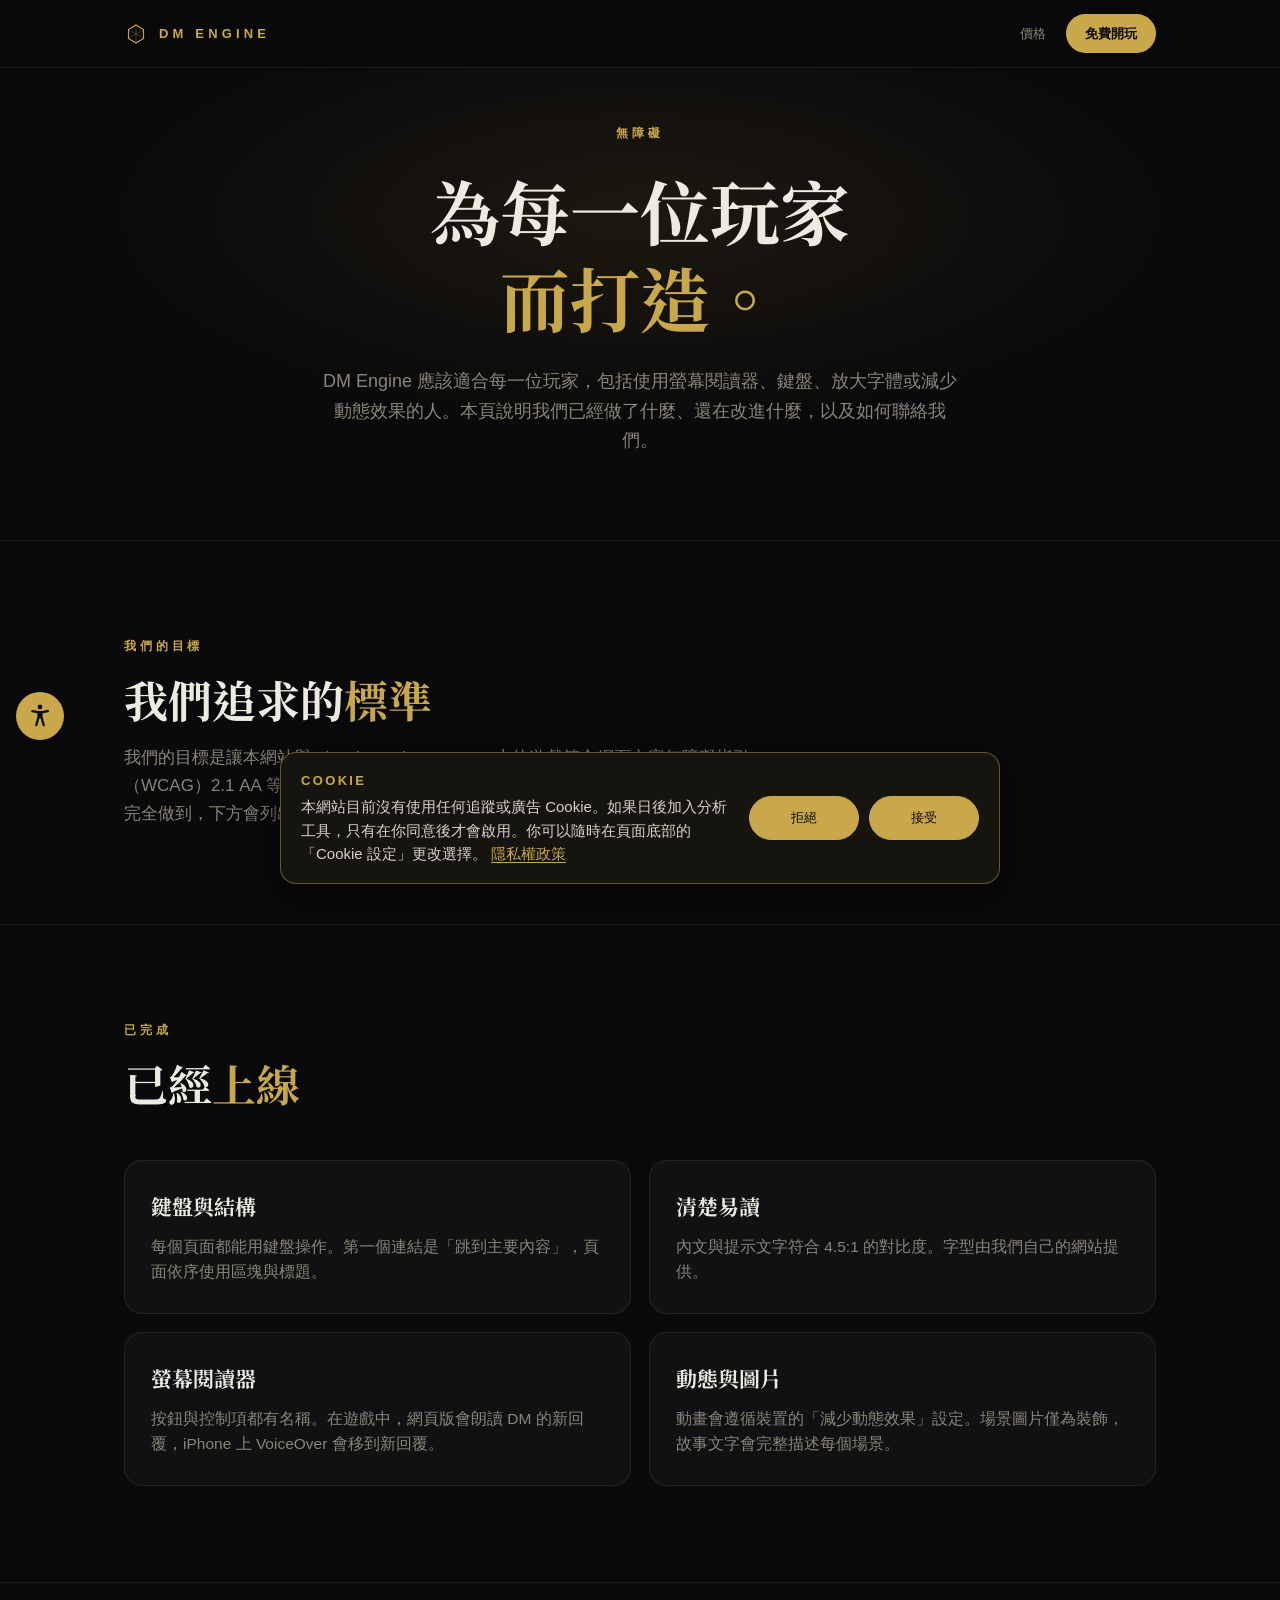
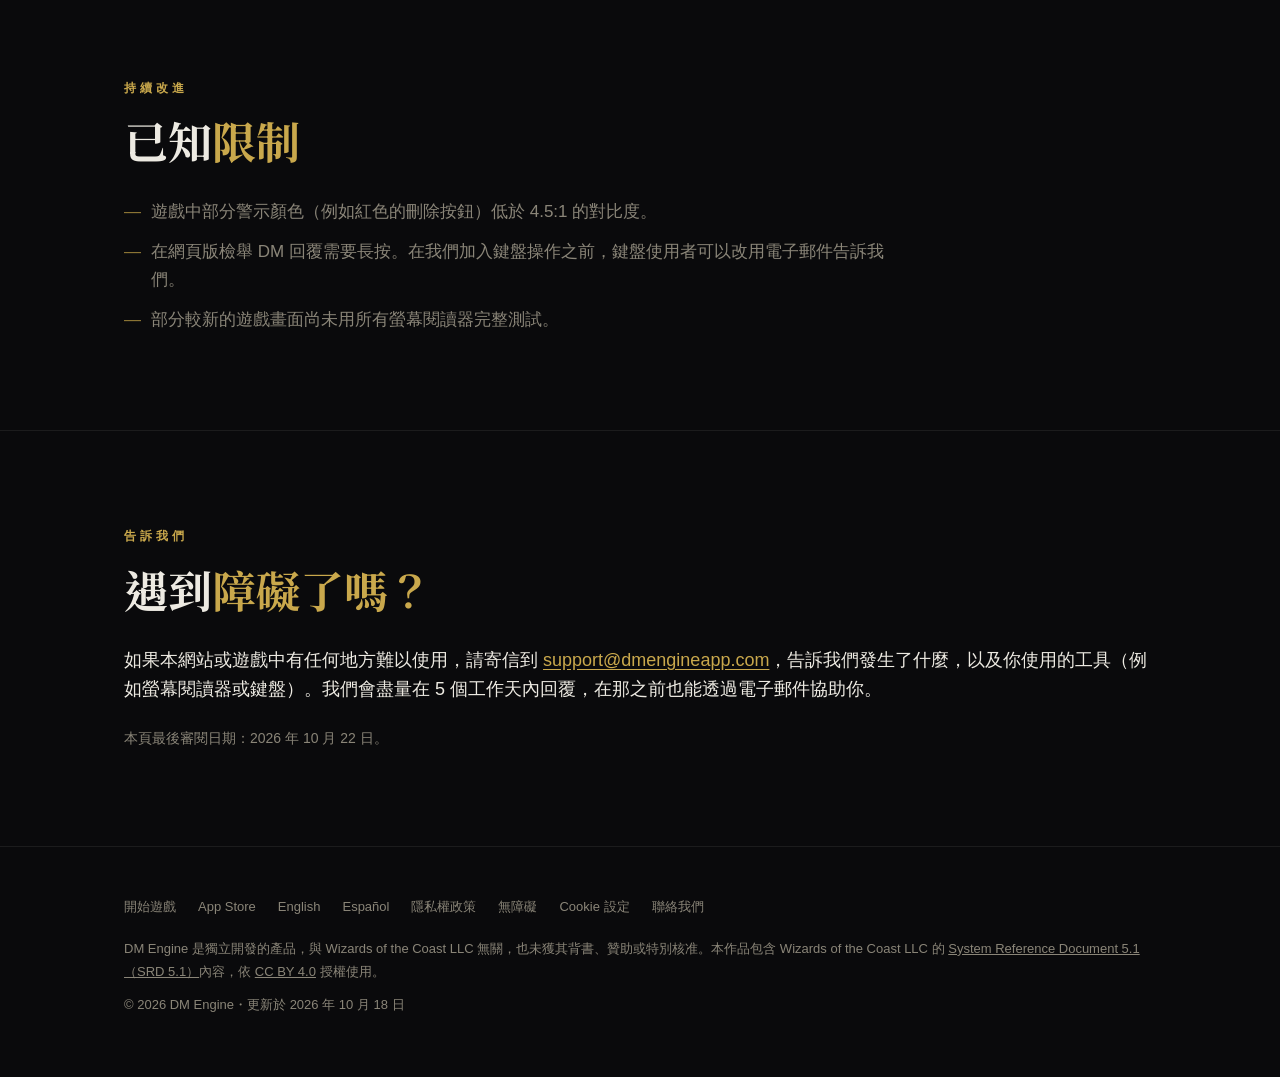
<file: zh/accessibility/index.html>
<!DOCTYPE html>
<html lang="zh-Hant">
<head>
<meta charset="UTF-8">
<meta name="viewport" content="width=device-width, initial-scale=1">
<title>無障礙 | DM Engine</title>
<meta name="description" content="DM Engine 如何讓每個人都能使用：我們已經做了什麼、還在改進什麼，以及如何回報障礙。">
<link rel="canonical" href="https://dmengineapp.com/zh/accessibility/">
<link rel="alternate" hreflang="en" href="https://dmengineapp.com/accessibility/">
<link rel="alternate" hreflang="es" href="https://dmengineapp.com/es/accessibility/">
<link rel="alternate" hreflang="zh-Hant" href="https://dmengineapp.com/zh/accessibility/">
<meta name="theme-color" content="#0A0A0C">
<link rel="icon" href="data:image/svg+xml,%3Csvg xmlns='http://www.w3.org/2000/svg' viewBox='0 0 64 64'%3E%3Crect width='64' height='64' rx='14' fill='%230A0A0C'/%3E%3Cpolygon points='32,12 49,22 49,42 32,52 15,42 15,22' fill='none' stroke='%23C9A84C' stroke-width='3'/%3E%3C/svg%3E">
<link href="/fonts/noto-serif-tc.css" rel="stylesheet">
<style>
:root{--bg:#0A0A0C;--bg2:#111114;--bg3:#16140F;--gold:#C9A84C;--gold-deep:#8F7836;--ink:#EDEAE2;--mut:#8A8578;
--line:rgba(201,168,76,.16);--line-soft:rgba(237,234,226,.08);
--sans:-apple-system,BlinkMacSystemFont,"Segoe UI",Roboto,Helvetica,Arial,sans-serif;
--serif:"Noto Serif TC","Cormorant Garamond",Georgia,serif}
*{box-sizing:border-box;margin:0;padding:0}
html{scroll-behavior:smooth}
body{background:var(--bg);color:var(--ink);font-family:var(--sans);font-size:17px;line-height:1.65;-webkit-font-smoothing:antialiased;overflow-x:hidden}
a{color:inherit;text-decoration:none}
.wrap{max-width:1080px;margin:0 auto;padding:0 24px}
nav{position:fixed;inset:0 0 auto 0;z-index:50;background:rgba(10,10,12,.82);-webkit-backdrop-filter:blur(14px);backdrop-filter:blur(14px);border-bottom:1px solid var(--line-soft)}
.nav-in{max-width:1080px;margin:0 auto;padding:14px 24px;display:flex;align-items:center;gap:20px}
.brand{display:flex;align-items:center;gap:11px;font-size:13px;font-weight:600;letter-spacing:.32em;color:var(--gold);white-space:nowrap}
.brand svg{width:24px;height:24px;flex:none}
.lang{margin-left:auto;font-size:13px;color:var(--mut)}
.lang:hover{color:var(--ink)}
.btn{display:inline-flex;align-items:center;justify-content:center;border:1px solid transparent;border-radius:999px;padding:13px 28px;font-size:15px;font-weight:600;white-space:nowrap;transition:transform .2s,background .2s,border-color .2s}
.btn:hover{transform:translateY(-1px)}
.btn-gold{background:var(--gold);color:#0A0A0C}
.btn-ghost{border-color:rgba(201,168,76,.45);color:var(--gold)}
nav .btn{padding:8px 18px;font-size:13px}
.hero{min-height:92vh;display:flex;align-items:center;text-align:center;padding:120px 0 80px;
background:radial-gradient(ellipse 60% 55% at 50% 40%,#1d1810 0%,var(--bg) 70%)}
.hero .wrap{width:100%}
.eyebrow{font-size:12px;letter-spacing:.32em;color:var(--gold);font-weight:600}
h1{font-family:var(--serif);font-weight:700;font-size:clamp(38px,6.4vw,70px);line-height:1.25;margin-top:22px}
h1 em,h2 em{font-style:normal;color:var(--gold)}
.sub{max-width:640px;margin:26px auto 0;color:var(--mut);font-size:18px}
.cta-row{margin-top:38px;display:flex;align-items:center;gap:16px;flex-wrap:wrap;justify-content:center}
.cta-note{width:100%;font-size:13px;color:var(--mut);letter-spacing:.08em}
section{padding:96px 0;border-top:1px solid var(--line-soft)}
h2{font-family:var(--serif);font-weight:700;font-size:clamp(30px,4.2vw,44px);line-height:1.3;margin-top:14px}
.lead{color:var(--mut);margin-top:16px;max-width:640px}
.grid3{margin-top:48px;display:grid;grid-template-columns:repeat(3,1fr);gap:18px}
.card{border:1px solid var(--line-soft);border-radius:18px;padding:28px 26px;background:var(--bg2)}
.card h3{font-family:var(--serif);font-size:21px;font-weight:700;color:var(--ink)}
.card p{color:var(--mut);margin-top:10px;font-size:15.5px}
.num{font-family:var(--serif);color:var(--gold);font-size:30px;font-weight:700;line-height:1}
.quote{margin:56px auto 0;max-width:760px;text-align:center}
.quote p{font-family:var(--serif);font-size:clamp(22px,3vw,28px);line-height:1.6}
.quote span{display:block;margin-top:14px;font-size:12px;letter-spacing:.16em;color:var(--mut)}
.party{display:grid;grid-template-columns:1.2fr 1fr;gap:40px;align-items:center}
.party ul{margin-top:24px;display:grid;gap:12px}
.party li{list-style:none;color:var(--mut);display:flex;gap:10px}
.party li::before{content:"—";color:var(--gold-deep);flex:none}
.code{border:1px solid var(--line);border-radius:20px;padding:34px;text-align:center;background:var(--bg3)}
.code b{display:block;font-size:44px;letter-spacing:.3em;color:var(--gold);font-weight:600;margin:10px 0}
.code small{color:var(--mut);font-size:14px}
.price-grid{margin-top:48px;display:grid;grid-template-columns:repeat(4,1fr);gap:16px}
.plan{border:1px solid var(--line-soft);border-radius:20px;padding:30px 22px;display:flex;flex-direction:column;background:var(--bg2);position:relative}
.plan.hot{border-color:var(--gold);background:var(--bg3)}
.badge{position:absolute;top:-12px;left:50%;transform:translateX(-50%);background:var(--gold);color:#0A0A0C;font-size:11px;font-weight:700;letter-spacing:.18em;padding:4px 12px;border-radius:999px;white-space:nowrap}
.plan h3{font-size:13px;font-weight:600;letter-spacing:.2em;color:var(--mut)}
.plan.hot h3{color:var(--gold)}
.price{font-family:var(--serif);font-size:38px;font-weight:700;margin-top:12px}
.price small{font-family:var(--sans);font-size:14px;color:var(--mut);font-weight:400}
.plan ul{margin:20px 0 26px;display:grid;gap:9px}
.plan li{list-style:none;font-size:14.5px;color:var(--mut);display:flex;gap:9px}
.plan li::before{content:"—";color:var(--gold-deep);flex:none}
.plan .btn{margin-top:auto;width:100%}
.fine{margin-top:30px;text-align:center;color:var(--mut);font-size:15px}
.fine b{color:var(--gold);font-weight:600}
.faq{margin-top:40px;display:grid;gap:12px;max-width:820px}
details{border:1px solid var(--line-soft);border-radius:14px;padding:18px 22px;background:var(--bg2)}
summary{cursor:pointer;font-weight:600;list-style:none}
summary::-webkit-details-marker{display:none}
summary::after{content:"+";float:right;color:var(--gold)}
details[open] summary::after{content:"−"}
details p{color:var(--mut);margin-top:10px;font-size:15.5px}
.final{text-align:center}
footer{border-top:1px solid var(--line-soft);padding:48px 0 60px;color:var(--mut);font-size:13px;line-height:1.8}
footer .row{display:flex;gap:22px;flex-wrap:wrap;margin-bottom:18px}
footer a:hover{color:var(--ink)}
@media (max-width:980px){.price-grid{grid-template-columns:repeat(2,1fr)}}
@media (max-width:760px){.grid3{grid-template-columns:1fr}.party{grid-template-columns:1fr}
.nav-in{gap:10px;padding:12px 16px}.brand{letter-spacing:.2em}nav .btn{padding:7px 12px;font-size:12px}.hide-sm{display:none}}
@media (max-width:560px){.price-grid{grid-template-columns:1fr}section{padding:72px 0}}

.about-grid{margin-top:48px;display:grid;grid-template-columns:repeat(2,1fr);gap:18px}
.contact{margin-top:28px;font-size:18px}
.contact a{color:var(--gold);text-decoration:underline;text-underline-offset:3px}
@media (max-width:760px){.about-grid{grid-template-columns:1fr}}
.skip{position:absolute;left:12px;top:-60px;z-index:1000;padding:10px 16px;border-radius:8px;background:#C9A84C;color:#0A0A0A;font-weight:600;text-decoration:none}.skip:focus{top:12px}
.gaps{margin-top:28px;display:grid;gap:12px;max-width:760px}.gaps li{list-style:none;color:var(--mut);display:flex;gap:10px}.gaps li::before{content:"\2014";color:var(--gold-deep);flex:none}.reviewed{margin-top:22px;color:var(--mut);font-size:14px}
</style>
</head>
<body>
<a class="skip" href="#main">跳到主要內容</a>

<nav>
  <div class="nav-in">
    <a class="brand" href="/zh/" aria-label="DM Engine home">
      <svg viewBox="0 0 64 64" aria-hidden="true"><polygon points="32,8 52,20 52,44 32,56 12,44 12,20" fill="none" stroke="#C9A84C" stroke-width="3"/><line x1="32" y1="8" x2="32" y2="56" stroke="#C9A84C" stroke-width="1.4" opacity=".55"/><line x1="12" y1="20" x2="52" y2="44" stroke="#C9A84C" stroke-width="1.4" opacity=".55"/><line x1="52" y1="20" x2="12" y2="44" stroke="#C9A84C" stroke-width="1.4" opacity=".55"/></svg>
      DM ENGINE
    </a>
    <a class="lang" href="/zh/#pricing">價格</a>
    <a class="btn btn-gold" href="https://play.dmengineapp.com">免費開玩</a>
  </div>
</nav>

<main id="main">
<header class="hero" id="top" style="min-height:60vh">
  <div class="wrap">
    <p class="eyebrow">無障礙</p>
    <h1>為每一位玩家<br><em>而打造。</em></h1>
    <p class="sub">DM Engine 應該適合每一位玩家，包括使用螢幕閱讀器、鍵盤、放大字體或減少動態效果的人。本頁說明我們已經做了什麼、還在改進什麼，以及如何聯絡我們。</p>
  </div>
</header>

<section>
  <div class="wrap">
    <p class="eyebrow">我們的目標</p>
    <h2>我們追求的<em>標準</em></h2>
    <p class="lead">我們的目標是讓本網站與 play.dmengineapp.com 上的遊戲符合網頁內容無障礙指引（WCAG）2.1 AA 等級，並在 iPhone App 中遵循 Apple 的無障礙指引。我們還沒有完全做到，下方會列出不足之處。</p>
  </div>
</section>

<section>
  <div class="wrap">
    <p class="eyebrow">已完成</p>
    <h2>已經<em>上線</em></h2>
    <div class="about-grid">
      <div class="card"><h3>鍵盤與結構</h3><p>每個頁面都能用鍵盤操作。第一個連結是「跳到主要內容」，頁面依序使用區塊與標題。</p></div>
      <div class="card"><h3>清楚易讀</h3><p>內文與提示文字符合 4.5:1 的對比度。字型由我們自己的網站提供。</p></div>
      <div class="card"><h3>螢幕閱讀器</h3><p>按鈕與控制項都有名稱。在遊戲中，網頁版會朗讀 DM 的新回覆，iPhone 上 VoiceOver 會移到新回覆。</p></div>
      <div class="card"><h3>動態與圖片</h3><p>動畫會遵循裝置的「減少動態效果」設定。場景圖片僅為裝飾，故事文字會完整描述每個場景。</p></div>
    </div>
  </div>
</section>

<section>
  <div class="wrap">
    <p class="eyebrow">持續改進</p>
    <h2>已知<em>限制</em></h2>
    <ul class="gaps">
      <li>遊戲中部分警示顏色（例如紅色的刪除按鈕）低於 4.5:1 的對比度。</li>
      <li>在網頁版檢舉 DM 回覆需要長按。在我們加入鍵盤操作之前，鍵盤使用者可以改用電子郵件告訴我們。</li>
      <li>部分較新的遊戲畫面尚未用所有螢幕閱讀器完整測試。</li>
    </ul>
  </div>
</section>

<section>
  <div class="wrap">
    <p class="eyebrow">告訴我們</p>
    <h2>遇到<em>障礙了嗎？</em></h2>
    <p class="contact">如果本網站或遊戲中有任何地方難以使用，請寄信到 <a href="mailto:support@dmengineapp.com">support@dmengineapp.com</a>，告訴我們發生了什麼，以及你使用的工具（例如螢幕閱讀器或鍵盤）。我們會盡量在 5 個工作天內回覆，在那之前也能透過電子郵件協助你。</p>
    <p class="reviewed">本頁最後審閱日期：2026 年 10 月 22 日。</p>
  </div>
</section>
</main>

<footer>
  <div class="wrap">
    <div class="row">
      <a href="https://play.dmengineapp.com">開始遊戲</a>
      <a href="https://apps.apple.com/app/id6762107792">App Store</a>
      <a href="/" hreflang="en" lang="en">English</a>
      <a href="/es/" hreflang="es" lang="es">Español</a>
      <a href="https://j37953242.github.io/dmengine-legal">隱私權政策</a>
      <a href="/zh/accessibility/">無障礙</a>
      <a href="#" data-cookie-choices>Cookie 設定</a>
      <a href="mailto:support@dmengineapp.com">聯絡我們</a>
    </div>
    <p>DM Engine 是獨立開發的產品，與 Wizards of the Coast LLC 無關，也未獲其背書、贊助或特別核准。本作品包含 Wizards of the Coast LLC 的 <a href="https://dnd.wizards.com/resources/systems-reference-document" style="text-decoration:underline">System Reference Document 5.1（SRD 5.1）</a>內容，依 <a href="https://creativecommons.org/licenses/by/4.0/legalcode" style="text-decoration:underline">CC BY 4.0</a> 授權使用。</p>
    <p style="margin-top:10px">© 2026 DM Engine・更新於 2026 年 10 月 18 日</p>
  </div>
</footer>
<script src="/site-ui.js" defer></script>
</body>
</html>
</file>
<file: fonts/cormorant-garamond.css>
/* Self-hosted from @fontsource (SIL Open Font License 1.1). No request leaves dmengineapp.com. */
/* cormorant-garamond-latin-ext-500-normal */
@font-face {
  font-family: 'Cormorant Garamond';
  font-style: normal;
  font-display: swap;
  font-weight: 500;
  src: url(/fonts/cormorant-garamond/cormorant-garamond-latin-ext-500-normal.woff2) format('woff2');
}
/* cormorant-garamond-latin-500-normal */
@font-face {
  font-family: 'Cormorant Garamond';
  font-style: normal;
  font-display: swap;
  font-weight: 500;
  src: url(/fonts/cormorant-garamond/cormorant-garamond-latin-500-normal.woff2) format('woff2');
}
/* cormorant-garamond-latin-ext-600-normal */
@font-face {
  font-family: 'Cormorant Garamond';
  font-style: normal;
  font-display: swap;
  font-weight: 600;
  src: url(/fonts/cormorant-garamond/cormorant-garamond-latin-ext-600-normal.woff2) format('woff2');
}
/* cormorant-garamond-latin-600-normal */
@font-face {
  font-family: 'Cormorant Garamond';
  font-style: normal;
  font-display: swap;
  font-weight: 600;
  src: url(/fonts/cormorant-garamond/cormorant-garamond-latin-600-normal.woff2) format('woff2');
}
/* cormorant-garamond-latin-ext-700-normal */
@font-face {
  font-family: 'Cormorant Garamond';
  font-style: normal;
  font-display: swap;
  font-weight: 700;
  src: url(/fonts/cormorant-garamond/cormorant-garamond-latin-ext-700-normal.woff2) format('woff2');
}
/* cormorant-garamond-latin-700-normal */
@font-face {
  font-family: 'Cormorant Garamond';
  font-style: normal;
  font-display: swap;
  font-weight: 700;
  src: url(/fonts/cormorant-garamond/cormorant-garamond-latin-700-normal.woff2) format('woff2');
}
</file>
<file: fonts/noto-serif-tc.css>
/* Self-hosted from @fontsource (SIL Open Font License 1.1). No request leaves dmengineapp.com. */
/* noto-serif-tc-[0]-600-normal */
@font-face {
  font-family: 'Noto Serif TC';
  font-style: normal;
  font-display: swap;
  font-weight: 600;
  src: url(/fonts/noto-serif-tc/noto-serif-tc-0-600-normal.woff2) format('woff2');
  unicode-range: U+3401,U+3441,U+34fe,U+3502,U+3578,U+3585,U+35b8,U+35d8,U+35f1,U+3614,U+361b,U+361d,U+372e,U+3737,U+3757,U+3769,U+3909,U+3915,U+39c1,U+39cc,U+39ce,U+39d2,U+39e1,U+39e3,U+39fb,U+39fe,U+3a11,U+3a28,U+3a2a,U+3a3b,U+3a46,U+3a90,U+3b39,U+3c35,U+3d18-3d19,U+3dee,U+3e10,U+3e30,U+3f13,U+3f4e,U+3f80,U+3f8a,U+3ff8,U+4010,U+402f,U+4034,U+406f,U+40d7,U+4180,U+41f6,U+4204,U+4242,U+4308,U+4599,U+45b3,U+45c1,U+45c6,U+45d0,U+4606,U+4625,U+463c,U+479a,U+47d3,U+47d8,U+47e9,U+4821,U+488d,U+48a2,U+4acc,U+4bcb,U+4c85,U+4f28,U+502f,U+50aa,U+50eb,U+5111,U+5133,U+5210,U+521c,U+527a,U+527e,U+52e5,U+52fc,U+5327,U+5467,U+54ef,U+54f1,U+54f9,U+5529,U+558c,U+5593,U+55a2,U+55a4,U+55cb,U+5610,U+5677,U+56be,U+571d,U+5749,U+5771,U+579e,U+5860,U+5945,U+5952,U+5a78,U+5c67,U+5eb0,U+60bf,U+61a2,U+6250,U+6274,U+6277,U+6290,U+62c1,U+6303,U+6314-6315,U+6329,U+6331,U+6333,U+6354,U+6358-6359,U+635d,U+637e,U+639c-639d,U+63c7,U+63cb-63cc,U+63d9,U+63e2,U+63eb;
}
/* noto-serif-tc-[1]-600-normal */
@font-face {
  font-family: 'Noto Serif TC';
  font-style: normal;
  font-display: swap;
  font-weight: 600;
  src: url(/fonts/noto-serif-tc/noto-serif-tc-1-600-normal.woff2) format('woff2');
  unicode-range: U+63ec,U+63fb,U+6419,U+641d,U+6424,U+6429,U+645d,U+6471,U+6486,U+648d,U+648f,U+64a8,U+64c9,U+64db,U+64fd,U+650b,U+650e,U+6515,U+6546,U+654b,U+6568,U+6571,U+6712,U+67eb,U+683f,U+684a,U+684d,U+686e,U+6878,U+68b9,U+690a,U+697b,U+6a20,U+6a42,U+6b41,U+6b95,U+6b97,U+6c8a,U+6c95,U+6ccf,U+6e62,U+6ed2,U+6f16,U+6fa9,U+7033,U+7047,U+70a3,U+70cc,U+70f0,U+70f3,U+714f,U+7161,U+719d,U+71a5,U+71b0,U+71bb,U+71c2,U+71d6,U+7227,U+725a,U+7278,U+7285,U+730c,U+75b6,U+75ba,U+75da,U+75e1,U+7657,U+7660,U+7721,U+77a8,U+7804,U+781b,U+785e,U+7869,U+78ab,U+78df,U+7924,U+79e5,U+79ee,U+7a34,U+7a9e,U+7ab5,U+7af3,U+7af5,U+7b12,U+7c85,U+7c9e,U+7ccb,U+7d5a,U+7ddf,U+7dea,U+7e12,U+7e16,U+7e4f,U+7e77,U+7f76,U+7fcd,U+7ff8,U+801e,U+806c,U+80a8,U+80d0,U+80d8,U+80ee,U+80f2,U+8161,U+8181,U+818b,U+818e,U+81ad,U+81c1,U+81fd,U+834d,U+83e3,U+8573,U+85b8,U+85c3,U+867c,U+86bb,U+8705,U+8752,U+875b,U+8779,U+8794-8795,U+87b7,U+8818,U+8940,U+8a04,U+8a4f,U+8b3c,U+8b40,U+8c4d;
}
/* noto-serif-tc-[2]-600-normal */
@font-face {
  font-family: 'Noto Serif TC';
  font-style: normal;
  font-display: swap;
  font-weight: 600;
  src: url(/fonts/noto-serif-tc/noto-serif-tc-2-600-normal.woff2) format('woff2');
  unicode-range: U+8c6d,U+8d0c,U+8d92,U+8dc1,U+8dc8,U+8dcd,U+8dd4-8dd5,U+8dd9,U+8e1c,U+8e58,U+8e73,U+8e7d,U+8e98,U+8ebd,U+8ec1,U+9029,U+9070,U+9147,U+91b9,U+9202,U+9254,U+9311,U+9595,U+96fa,U+9757,U+9815,U+999d,U+99a6,U+9abf,U+9b16,U+9b1e,U+9b6c,U+9b98,U+9ba1,U+9bbb,U+9c07,U+9c17,U+9d41,U+9d64,U+9d7b,U+9ddd,U+9eb6,U+9ed7,U+9f46,U+9f56,U+9f74,U+9f7b,U+2028e,U+203b7,U+20546-20547,U+20584,U+205fb,U+20731,U+207a9,U+207ad,U+20803,U+2081d,U+20895,U+20bd7,U+20cbf,U+21883,U+21cde,U+22399,U+22ab1,U+22ae6,U+22bed,U+22bfe,U+22c64,U+22cb4,U+22cb8,U+22cc6,U+22cea,U+22d80,U+22f0c,U+22f1b,U+23073,U+236ee,U+23b88,U+23ca9,U+23ef8,U+23f0e,U+241ac,U+24259,U+242b6,U+2430d,U+24352,U+24419,U+24430,U+24605,U+2479a,U+24c8d,U+24d83,U+24e01,U+24e31,U+24e85,U+24eaa,U+2524c,U+2531a,U+25349,U+25435,U+25bdf,U+25be5,U+25c14,U+25d0a,U+25e86,U+2624e,U+26293,U+26706,U+267ea,U+2725f,U+27285,U+27304,U+27a63,U+27b99,U+27ef4,U+27fec,U+27ff3,U+280be-280bf,U+280f0,U+28154,U+28468,U+28487,U+28891,U+2947e,U+296a8,U+296e9,U+29704,U+29730,U+29d71,U+29e19,U+29e36;
}
/* noto-serif-tc-[4]-600-normal */
@font-face {
  font-family: 'Noto Serif TC';
  font-style: normal;
  font-display: swap;
  font-weight: 600;
  src: url(/fonts/noto-serif-tc/noto-serif-tc-4-600-normal.woff2) format('woff2');
  unicode-range: U+1f921-1f930,U+1f932-1f935,U+1f937-1f939,U+1f940-1f944,U+1f947-1f94a,U+1f950-1f95f,U+1f962-1f967,U+1f969-1f96a,U+1f980-1f981,U+1f984-1f98d,U+1f990-1f992,U+1f994-1f996,U+1f9c0,U+1f9d0,U+1f9d2,U+1f9d4,U+1f9d6,U+1f9d8,U+1f9da,U+1f9dc-1f9dd,U+1f9df-1f9e2,U+1f9e5-1f9e6,U+20024,U+20487,U+20779,U+20c41,U+20c78,U+20d71,U+20e98,U+20ef9,U+2107b,U+210c1,U+22c51,U+233b4,U+24a12,U+2512b,U+2546e,U+25683,U+267cc,U+269f2,U+27657,U+282e2,U+2898d,U+29d5a,U+f0001-f0005,U+f0019,U+f009b,U+f0101-f0104,U+f012b,U+f01ba,U+f01d6,U+f0209,U+f0217,U+f0223-f0224,U+fc355,U+fe327,U+fe517,U+feb97,U+fffb4;
}
/* noto-serif-tc-[10]-600-normal */
@font-face {
  font-family: 'Noto Serif TC';
  font-style: normal;
  font-display: swap;
  font-weight: 600;
  src: url(/fonts/noto-serif-tc/noto-serif-tc-10-600-normal.woff2) format('woff2');
  unicode-range: U+ff78-ff7e,U+ff80-ff86,U+ff89-ff94,U+ff97-ff9e,U+ffb9,U+ffe0-ffe3,U+ffe9,U+ffeb,U+ffed,U+fffc,U+1d7c7,U+1f004,U+1f0cf,U+1f141-1f142,U+1f150,U+1f154,U+1f158,U+1f15b,U+1f15d-1f15e,U+1f162-1f163,U+1f170-1f171,U+1f174,U+1f177-1f178,U+1f17d-1f17f,U+1f192-1f195,U+1f197-1f19a,U+1f1e6-1f1f5,U+1f1f7-1f1ff,U+1f21a,U+1f22f,U+1f232-1f237,U+1f239-1f23a,U+1f250-1f251,U+1f300,U+1f302-1f319;
}
/* noto-serif-tc-[11]-600-normal */
@font-face {
  font-family: 'Noto Serif TC';
  font-style: normal;
  font-display: swap;
  font-weight: 600;
  src: url(/fonts/noto-serif-tc/noto-serif-tc-11-600-normal.woff2) format('woff2');
  unicode-range: U+fa0a,U+fa0c,U+fa11,U+fa17,U+fa19,U+fa1b,U+fa1d,U+fa26,U+fa2c,U+fb01,U+fdfc,U+fe0e,U+fe33-fe36,U+fe38-fe44,U+fe49-fe51,U+fe54,U+fe56-fe57,U+fe59-fe5c,U+fe5f-fe6a,U+fe8e,U+fe92-fe93,U+feae,U+fecb-fecc,U+fee0,U+feec,U+fef3,U+ff04,U+ff07,U+ff26-ff2c,U+ff31-ff32,U+ff35-ff37,U+ff39-ff3a,U+ff3c,U+ff3e-ff5b,U+ff5d,U+ff61-ff65,U+ff67-ff68,U+ff6a,U+ff6c-ff77;
}
/* noto-serif-tc-[12]-600-normal */
@font-face {
  font-family: 'Noto Serif TC';
  font-style: normal;
  font-display: swap;
  font-weight: 600;
  src: url(/fonts/noto-serif-tc/noto-serif-tc-12-600-normal.woff2) format('woff2');
  unicode-range: U+f78a-f78c,U+f78e,U+f792-f796,U+f798,U+f79c,U+f7f5,U+f812,U+f815,U+f876,U+f8f5,U+f8f8,U+f8ff,U+f901-f902,U+f904,U+f906,U+f909-f90a,U+f90f,U+f914,U+f918-f919,U+f91b,U+f91d,U+f91f,U+f923,U+f925,U+f92d-f92f,U+f934,U+f937-f938,U+f93d,U+f93f,U+f941,U+f949,U+f94c,U+f94e-f94f,U+f95a,U+f95d-f95e,U+f961-f963,U+f965-f970,U+f974,U+f976-f97a,U+f97c,U+f97e-f97f,U+f981,U+f983,U+f988,U+f98a,U+f98c,U+f98e,U+f996-f997,U+f999-f99a,U+f99c,U+f99f-f9a0,U+f9a3,U+f9a8,U+f9ad,U+f9b2-f9b6,U+f9b9-f9ba,U+f9bd-f9be,U+f9c1,U+f9c4,U+f9c7,U+f9ca,U+f9cd,U+f9d0-f9d1,U+f9d3-f9d4,U+f9d7-f9d8,U+f9dc-f9dd,U+f9df-f9e1,U+f9e4,U+f9e8-f9ea,U+f9f4,U+f9f6-f9f7,U+f9f9-f9fa,U+f9fc-fa01,U+fa03-fa04,U+fa06,U+fa08-fa09;
}
/* noto-serif-tc-[23]-600-normal */
@font-face {
  font-family: 'Noto Serif TC';
  font-style: normal;
  font-display: swap;
  font-weight: 600;
  src: url(/fonts/noto-serif-tc/noto-serif-tc-23-600-normal.woff2) format('woff2');
  unicode-range: U+9ee5,U+9ee7,U+9eee,U+9ef3-9ef4,U+9ef6-9ef7,U+9ef9,U+9efb-9efd,U+9eff,U+9f07-9f09,U+9f10,U+9f14-9f15,U+9f19,U+9f22,U+9f29,U+9f2c,U+9f2f,U+9f31,U+9f34,U+9f37,U+9f39,U+9f3d-9f3e,U+9f41,U+9f4c-9f50,U+9f54,U+9f57,U+9f59,U+9f5c,U+9f5f-9f60,U+9f62-9f63,U+9f66-9f67,U+9f6a,U+9f6c,U+9f72,U+9f76-9f77,U+9f7f,U+9f84-9f85,U+9f88,U+9f8e,U+9f91,U+9f94-9f96,U+9f98,U+9f9a-9f9b,U+9f9f-9fa0,U+9fa2,U+9fa4,U+9ff0-9fff,U+a1f4,U+a4b0-a4b1,U+a4b3,U+a9c1-a9c2,U+aa31,U+ab34,U+ac00-ac01,U+ac04,U+ac08,U+ac10-ac11,U+ac13-ac16,U+ac19,U+ac1c-ac1d,U+ac24,U+ac70-ac71,U+ac74,U+ac77-ac78,U+ac80-ac81,U+ac83,U+ac8c,U+ac90,U+aca0,U+aca8-aca9,U+acac,U+acb0,U+acb8-acb9,U+acbc-acbd,U+acc1,U+acc4,U+ace0-ace1,U+ace4,U+ace8,U+acf0-acf1,U+acf3,U+acf5,U+acfc;
}
/* noto-serif-tc-[24]-600-normal */
@font-face {
  font-family: 'Noto Serif TC';
  font-style: normal;
  font-display: swap;
  font-weight: 600;
  src: url(/fonts/noto-serif-tc/noto-serif-tc-24-600-normal.woff2) format('woff2');
  unicode-range: U+9d77,U+9d7a,U+9d7e,U+9d87,U+9d89,U+9d8f,U+9d91-9d93,U+9d96,U+9d98,U+9d9a,U+9da1-9da2,U+9da5,U+9da9,U+9dab-9dac,U+9db1-9db2,U+9db5,U+9db9-9dbc,U+9dbf-9dc2,U+9dc4,U+9dc7-9dc9,U+9dd3,U+9dd6,U+9dd9-9dda,U+9dde-9ddf,U+9de2,U+9de5-9de6,U+9de8,U+9def-9df0,U+9df2-9df4,U+9df8,U+9dfa,U+9dfd,U+9dff,U+9e02,U+9e07,U+9e0a,U+9e11,U+9e15,U+9e18,U+9e1a-9e1b,U+9e1d-9e1e,U+9e20-9e23,U+9e25-9e26,U+9e2d,U+9e2f,U+9e33,U+9e35,U+9e3d-9e3f,U+9e42-9e43,U+9e45,U+9e48-9e4a,U+9e4c,U+9e4f,U+9e51,U+9e55,U+9e64,U+9e66,U+9e6b,U+9e6d-9e6e,U+9e70,U+9e73,U+9e75,U+9e78,U+9e80-9e83,U+9e87-9e88,U+9e8b-9e8c,U+9e90-9e91,U+9e93,U+9e96,U+9e9d,U+9ea1,U+9ea4,U+9ea6,U+9ea9-9eab,U+9ead,U+9eaf,U+9eb4,U+9eb7-9eba,U+9ebe-9ebf,U+9ecc-9ecd,U+9ed0,U+9ed2,U+9ed4,U+9ed9-9eda,U+9edc-9edd,U+9edf-9ee0,U+9ee2;
}
/* noto-serif-tc-[25]-600-normal */
@font-face {
  font-family: 'Noto Serif TC';
  font-style: normal;
  font-display: swap;
  font-weight: 600;
  src: url(/fonts/noto-serif-tc/noto-serif-tc-25-600-normal.woff2) format('woff2');
  unicode-range: U+9bf0-9bf1,U+9bf5,U+9bf7,U+9bf9,U+9bfd,U+9bff,U+9c02,U+9c06,U+9c08-9c0a,U+9c0d,U+9c10,U+9c12-9c13,U+9c15,U+9c1c,U+9c1f,U+9c21,U+9c23-9c25,U+9c28-9c29,U+9c2d-9c2e,U+9c31-9c33,U+9c35-9c37,U+9c39-9c3b,U+9c3d-9c3e,U+9c40,U+9c42,U+9c45-9c49,U+9c52,U+9c54,U+9c56,U+9c58-9c5a,U+9c5d,U+9c5f-9c60,U+9c63,U+9c67-9c68,U+9c72,U+9c75,U+9c78,U+9c7a-9c7c,U+9c7f-9c81,U+9c87-9c88,U+9c8d,U+9c91,U+9c94,U+9c97,U+9c9b,U+9ca4,U+9ca8,U+9cab,U+9cad,U+9cb1-9cb3,U+9cb6-9cb8,U+9cc4-9cc5,U+9ccc-9ccd,U+9cd5-9cd7,U+9cdd-9cdf,U+9ce7,U+9ce9,U+9cee-9cf0,U+9cf2,U+9cfc-9cfe,U+9d03,U+9d06-9d08,U+9d0e,U+9d10,U+9d12,U+9d15,U+9d17,U+9d1d-9d1f,U+9d23,U+9d2b,U+9d2f-9d30,U+9d34,U+9d37,U+9d3d,U+9d42,U+9d50,U+9d52-9d53,U+9d59,U+9d5c,U+9d5e-9d61,U+9d6a,U+9d6f-9d70;
}
/* noto-serif-tc-[26]-600-normal */
@font-face {
  font-family: 'Noto Serif TC';
  font-style: normal;
  font-display: swap;
  font-weight: 600;
  src: url(/fonts/noto-serif-tc/noto-serif-tc-26-600-normal.woff2) format('woff2');
  unicode-range: U+9a87,U+9a8a-9a8b,U+9a8f-9a91,U+9a97,U+9a9a,U+9a9e,U+9aa0-9aa1,U+9aa4-9aa5,U+9aaf-9ab1,U+9ab6-9ab7,U+9ab9-9aba,U+9abe,U+9ac0-9ac5,U+9ac8,U+9acb-9acc,U+9ace-9acf,U+9ad1,U+9ad5-9ad7,U+9ad9,U+9adf,U+9ae1,U+9ae3,U+9aea-9aeb,U+9aed,U+9aef,U+9af2,U+9af4,U+9af9,U+9afb,U+9afd,U+9b03-9b04,U+9b08,U+9b13,U+9b18,U+9b1f,U+9b22-9b23,U+9b28-9b2a,U+9b2c-9b30,U+9b32,U+9b3b,U+9b43,U+9b46-9b49,U+9b4b-9b4e,U+9b51,U+9b55,U+9b58,U+9b5b,U+9b5e-9b60,U+9b63,U+9b68-9b69,U+9b74,U+9b7d,U+9b80-9b81,U+9b83-9b84,U+9b87-9b88,U+9b8a-9b8b,U+9b8d-9b8e,U+9b90,U+9b92-9b95,U+9b97,U+9b9f-9ba0,U+9ba2-9ba3,U+9ba8,U+9bab,U+9bb0,U+9bb8,U+9bc0-9bc1,U+9bc3,U+9bc6-9bc8,U+9bd3-9bd7,U+9bd9,U+9bdb,U+9bdd,U+9be1-9be2,U+9be4-9be5,U+9be7,U+9bea,U+9bed-9bee;
}
/* noto-serif-tc-[27]-600-normal */
@font-face {
  font-family: 'Noto Serif TC';
  font-style: normal;
  font-display: swap;
  font-weight: 600;
  src: url(/fonts/noto-serif-tc/noto-serif-tc-27-600-normal.woff2) format('woff2');
  unicode-range: U+993c-9940,U+9943-9944,U+9948-994a,U+994c-994e,U+9951,U+9954,U+995c,U+995e-995f,U+9961-9962,U+9965,U+9968,U+996a,U+996d-9972,U+9975-9976,U+997a,U+997c,U+997f-9980,U+9984-9985,U+9988,U+998b,U+998d,U+998f,U+9992,U+9994-9995,U+9997-9998,U+999c,U+999e,U+99a0-99a1,U+99ab,U+99af,U+99b1,U+99b4,U+99b9,U+99c4-99c6,U+99cf,U+99d1-99d2,U+99d4,U+99d6,U+99d8-99d9,U+99df,U+99e1-99e2,U+99e9,U+99ee,U+99f0,U+99f8,U+99fb,U+9a01-9a05,U+9a0c,U+9a0f-9a13,U+9a16,U+9a1b-9a1c,U+9a20,U+9a24,U+9a28,U+9a2b,U+9a2d-9a2e,U+9a34-9a36,U+9a38,U+9a3e,U+9a40-9a44,U+9a4a,U+9a4c-9a4e,U+9a52,U+9a56,U+9a62-9a65,U+9a69-9a6b,U+9a6d,U+9a6f-9a71,U+9a73-9a74,U+9a76,U+9a78-9a79,U+9a7b-9a7c,U+9a7e-9a7f,U+9a81-9a82,U+9a84-9a86;
}
/* noto-serif-tc-[28]-600-normal */
@font-face {
  font-family: 'Noto Serif TC';
  font-style: normal;
  font-display: swap;
  font-weight: 600;
  src: url(/fonts/noto-serif-tc/noto-serif-tc-28-600-normal.woff2) format('woff2');
  unicode-range: U+97f5,U+97f9-97fa,U+97fe,U+9804,U+9807,U+980a,U+980e-980f,U+9814,U+9816,U+981a,U+981c,U+981e,U+9820-9821,U+9823,U+9826,U+9828,U+982a-982c,U+9832,U+9834-9835,U+9837,U+9839,U+983c-983d,U+9845,U+9848-9849,U+984e,U+9852-9857,U+9859-985a,U+9862-9863,U+9865,U+9870-9871,U+9873-9874,U+9877,U+987a-987f,U+9881-9882,U+9885,U+9887-988a,U+988c-988d,U+9890,U+9893,U+9896-9897,U+989a,U+989c-989e,U+98a0,U+98a4,U+98a6-98a7,U+98a9,U+98ae-98af,U+98b2-98b3,U+98b6-98b8,U+98ba-98bd,U+98bf,U+98c7-98c8,U+98ca,U+98d2-98d3,U+98d8-98da,U+98dc,U+98de,U+98e0-98e1,U+98e3,U+98e5,U+98e7-98e9,U+98eb-98ee,U+98f1,U+98f4,U+9901,U+9908-9909,U+990c,U+9911-9912,U+9914,U+9916-9917,U+991b-991c,U+991e,U+9920,U+9927,U+992b-992c,U+992e,U+9931-9933,U+9938,U+993a;
}
/* noto-serif-tc-[29]-600-normal */
@font-face {
  font-family: 'Noto Serif TC';
  font-style: normal;
  font-display: swap;
  font-weight: 600;
  src: url(/fonts/noto-serif-tc/noto-serif-tc-29-600-normal.woff2) format('woff2');
  unicode-range: U+9672,U+9674,U+967a,U+9682-9685,U+9688-9689,U+968b,U+968d,U+9695,U+9697-9698,U+969e,U+96a0-96a4,U+96a9,U+96ac,U+96ae,U+96b0,U+96b2-96b4,U+96b6-96b7,U+96b9,U+96bc-96be,U+96c3,U+96c9-96cb,U+96ce-96cf,U+96d1-96d2,U+96d8,U+96dd,U+96e9,U+96eb,U+96f0-96f1,U+96f3-96f4,U+96f9,U+96fe-96ff,U+9701-9702,U+9705,U+9708,U+970a,U+970e-9711,U+9719,U+971d,U+971f-9720,U+9728,U+972a,U+972d,U+9730,U+9733,U+973a,U+973d,U+9744,U+9746-9747,U+9749,U+9750-9751,U+9753,U+9758-9759,U+975b,U+975d,U+9763,U+9765-9766,U+9768,U+976c-976d,U+9771,U+9773,U+9776,U+977a,U+977c,U+9780,U+9784-9786,U+9788,U+978e-978f,U+9798,U+979d-979e,U+97a3,U+97a5-97a6,U+97a8,U+97ab-97ac,U+97ae,U+97b6-97b7,U+97b9,U+97bf,U+97c1,U+97c3,U+97c6,U+97c9,U+97cd,U+97d6,U+97d8-97d9,U+97dc-97de,U+97e1,U+97e6-97e7,U+97ec-97ee,U+97f0-97f1;
}
/* noto-serif-tc-[30]-600-normal */
@font-face {
  font-family: 'Noto Serif TC';
  font-style: normal;
  font-display: swap;
  font-weight: 600;
  src: url(/fonts/noto-serif-tc/noto-serif-tc-30-600-normal.woff2) format('woff2');
  unicode-range: U+9530,U+9535,U+953a-953b,U+9540-9542,U+9547,U+9549-954a,U+954d,U+9550-9551,U+9554-9556,U+955c,U+956c-956d,U+956f-9570,U+9573,U+9576,U+9578,U+9582,U+9586,U+9588,U+958e-958f,U+9599,U+959c,U+959e-959f,U+95a1-95a2,U+95a4,U+95a6-95a7,U+95aa-95ae,U+95b0,U+95b2,U+95b6,U+95b9-95bf,U+95c2-95c4,U+95c7-95c9,U+95cb-95cd,U+95d0,U+95d3-95d5,U+95d7-95d8,U+95da,U+95de,U+95e0-95e1,U+95e4-95e5,U+95ea-95eb,U+95ef-95f0,U+95f2-95f3,U+95f5,U+95f7-95fa,U+95fd,U+9600-9602,U+9607-9609,U+960e,U+9610-9611,U+9614,U+9616,U+9619-961a,U+961c-961d,U+961f,U+9621,U+9624,U+9628,U+962f,U+9633-9636,U+963c,U+9641-9643,U+9645,U+9647-9648,U+964e-964f,U+9651,U+9653-9655,U+9658,U+965b-965f,U+9661,U+9665,U+9668-9669,U+966c;
}
/* noto-serif-tc-[31]-600-normal */
@font-face {
  font-family: 'Noto Serif TC';
  font-style: normal;
  font-display: swap;
  font-weight: 600;
  src: url(/fonts/noto-serif-tc/noto-serif-tc-31-600-normal.woff2) format('woff2');
  unicode-range: U+941a,U+941c,U+941e,U+9420-9425,U+9427-942b,U+942e,U+9432-9433,U+9436,U+9438,U+943a,U+943d,U+943f-9440,U+9445,U+944a,U+944c,U+9454-9455,U+945a-945b,U+945e,U+9460,U+9462-9463,U+9468,U+946a,U+946d,U+946f,U+9471,U+9474-9477,U+9479,U+947e-9481,U+9488-948a,U+948e,U+9492-9493,U+9497,U+9499,U+949b-94a3,U+94a5-94a9,U+94ac,U+94ae-94b1,U+94b3-94b5,U+94bb-94bc,U+94be-94c3,U+94c5-94c6,U+94c9,U+94ce-94d0,U+94db-94dd,U+94e0,U+94e2-94e3,U+94e8,U+94ec-94ee,U+94f0,U+94f2,U+94f5-94f6,U+94f8,U+94fa,U+94ff-9502,U+9504-9506,U+9508,U+950b-950c,U+950f-9510,U+9519-951b,U+951d,U+951f,U+9521-9526,U+952d-952f;
}
/* noto-serif-tc-[32]-600-normal */
@font-face {
  font-family: 'Noto Serif TC';
  font-style: normal;
  font-display: swap;
  font-weight: 600;
  src: url(/fonts/noto-serif-tc/noto-serif-tc-32-600-normal.woff2) format('woff2');
  unicode-range: U+930b,U+930f,U+9312,U+9315,U+9319-931b,U+931d-931f,U+9321,U+9323-9325,U+9327-932a,U+932c-932e,U+9331-9333,U+9335,U+9338,U+933c,U+9340-9341,U+9345-9349,U+934f-9352,U+9354,U+9356-935a,U+935c-9360,U+9363-9367,U+9369-936a,U+936c,U+936e,U+9370-9371,U+9373,U+9376,U+9379-937a,U+937c,U+9385,U+9387,U+938c,U+938f,U+9394,U+9397-9398,U+939a-939b,U+939d-939e,U+93a1-93a3,U+93a6-93a7,U+93a9-93aa,U+93ac-93ad,U+93af-93b0,U+93b3-93bb,U+93bd-93be,U+93c0-93c4,U+93c7,U+93ca-93cd,U+93d0-93d1,U+93d6-93d8,U+93dc-93de,U+93e0,U+93e4,U+93e8,U+93ee,U+93f0,U+93f5,U+93f7-93f9,U+93fb,U+9403,U+9407,U+940f-9410,U+9413-9414,U+9417,U+9419;
}
/* noto-serif-tc-[33]-600-normal */
@font-face {
  font-family: 'Noto Serif TC';
  font-style: normal;
  font-display: swap;
  font-weight: 600;
  src: url(/fonts/noto-serif-tc/noto-serif-tc-33-600-normal.woff2) format('woff2');
  unicode-range: U+9208-920a,U+920d-920e,U+9210-9211,U+9217,U+9219,U+921c,U+9221,U+9224-9225,U+9227,U+922a,U+922d-922e,U+9230-9231,U+9233,U+9235-9239,U+923b,U+923d-9241,U+9244,U+9246,U+9248-9249,U+924b-9251,U+9253,U+925a,U+925d-925e,U+9262,U+9265-9267,U+926b-926d,U+926f,U+9271-9272,U+9274,U+9276,U+9278,U+927a-927c,U+927e-927f,U+9282-9283,U+9286,U+9288,U+928a,U+928d-928e,U+9291,U+9295-9296,U+9299-929b,U+929d,U+92a0-92ae,U+92b2,U+92b5-92b6,U+92bb-92bc,U+92c2-92c3,U+92c6-92cd,U+92cf-92d1,U+92d5,U+92d7,U+92d9,U+92dd,U+92df,U+92e4-92e6,U+92e8-92e9,U+92ed-92ef,U+92f1-92f3,U+92f6,U+92f9,U+92fb,U+9300-9302,U+9306;
}
/* noto-serif-tc-[34]-600-normal */
@font-face {
  font-family: 'Noto Serif TC';
  font-style: normal;
  font-display: swap;
  font-weight: 600;
  src: url(/fonts/noto-serif-tc/noto-serif-tc-34-600-normal.woff2) format('woff2');
  unicode-range: U+90e2-90e4,U+90ea-90eb,U+90ef,U+90f4,U+90f7-90f8,U+90fc,U+90fe-9100,U+9102,U+9104,U+9106,U+9112,U+9114-911a,U+911c,U+911e,U+9120,U+9122-9123,U+9129,U+912b,U+912f,U+9131-9132,U+9134,U+9136,U+9139-913a,U+9143,U+9146,U+9148-914a,U+914e-9150,U+9154,U+9156-9157,U+9159-915a,U+915d-915e,U+9161-9164,U+916b,U+916e,U+9170-9172,U+9174,U+9176,U+9179-917a,U+917f,U+9181-9182,U+9184-9186,U+918c-918e,U+9190-9191,U+9196,U+919a-919b,U+919e,U+91a1-91a4,U+91a7,U+91aa,U+91ae-91b2,U+91b4-91b5,U+91b8,U+91bd-91be,U+91c1,U+91c3,U+91c5-91c6,U+91c8-91ca,U+91d2-91d5,U+91d7,U+91d9,U+91e1,U+91e4,U+91e6-91e9,U+91ec-91ed,U+91f0-91f1,U+91f5-91fa,U+91fd,U+91ff-9201,U+9203-9207;
}
/* noto-serif-tc-[35]-600-normal */
@font-face {
  font-family: 'Noto Serif TC';
  font-style: normal;
  font-display: swap;
  font-weight: 600;
  src: url(/fonts/noto-serif-tc/noto-serif-tc-35-600-normal.woff2) format('woff2');
  unicode-range: U+8f85-8f86,U+8f88-8f8a,U+8f8d,U+8f90,U+8f93,U+8f95-8f97,U+8f99,U+8f9e-8f9f,U+8fa2,U+8fa7,U+8fa9,U+8fab,U+8fae,U+8fb3,U+8fb5-8fb6,U+8fba-8fbd,U+8fbf,U+8fc1-8fc2,U+8fc6,U+8fc8,U+8fcc-8fcd,U+8fd2-8fd3,U+8fd5,U+8fdc-8fdd,U+8fdf,U+8fe2-8fe5,U+8fe8-8fe9,U+8fed-8fee,U+8ff3,U+8ff5,U+8ff8,U+8ffa-8ffc,U+8ffe,U+9002,U+9004,U+9008,U+900a-900b,U+9011-9013,U+9016,U+901e,U+9021,U+9024,U+902d,U+902f-9030,U+9034-9036,U+9039-903b,U+9041,U+9044-9045,U+904f-9052,U+9057-9058,U+905b,U+905d,U+9061-9062,U+9065,U+9068,U+906f,U+9074,U+9079,U+907d,U+9083,U+9085,U+9087-9089,U+908b,U+9090,U+9093,U+9095,U+9097,U+9099,U+909b,U+909d-909e,U+90a0-90a2,U+90ac,U+90af-90b0,U+90b2-90b4,U+90b6,U+90b9,U+90bb,U+90bd-90be,U+90c3-90c5,U+90c7,U+90d1,U+90d4-90d5,U+90d7,U+90db-90df;
}
/* noto-serif-tc-[36]-600-normal */
@font-face {
  font-family: 'Noto Serif TC';
  font-style: normal;
  font-display: swap;
  font-weight: 600;
  src: url(/fonts/noto-serif-tc/noto-serif-tc-36-600-normal.woff2) format('woff2');
  unicode-range: U+8e30-8e31,U+8e35,U+8e39,U+8e3c-8e3d,U+8e40-8e42,U+8e47,U+8e49-8e4e,U+8e50,U+8e53-8e55,U+8e59-8e5b,U+8e60,U+8e62-8e63,U+8e67,U+8e69,U+8e6c-8e6d,U+8e6f,U+8e74,U+8e76,U+8e7a-8e7c,U+8e82,U+8e84-8e85,U+8e87,U+8e89-8e8b,U+8e8f-8e95,U+8e99-8e9a,U+8e9d-8e9e,U+8ea1,U+8ea3,U+8ea5-8ea6,U+8eaa,U+8eac-8ead,U+8eaf-8eb1,U+8eb9,U+8ebc,U+8ebe,U+8ec6,U+8ecb,U+8ecf,U+8ed1,U+8ed4,U+8ed7,U+8eda-8edb,U+8ee2,U+8ee8,U+8eeb,U+8ef2,U+8ef9-8efe,U+8f05,U+8f07-8f08,U+8f0a-8f0c,U+8f12-8f13,U+8f17,U+8f19-8f1a,U+8f1c,U+8f1e-8f1f,U+8f25-8f26,U+8f2d,U+8f30,U+8f33,U+8f36,U+8f3e,U+8f40-8f42,U+8f45-8f47,U+8f4d,U+8f54-8f55,U+8f5d,U+8f61-8f62,U+8f64,U+8f67-8f69,U+8f6d-8f72,U+8f74,U+8f76,U+8f7b-8f7c,U+8f7f,U+8f83-8f84;
}
/* noto-serif-tc-[37]-600-normal */
@font-face {
  font-family: 'Noto Serif TC';
  font-style: normal;
  font-display: swap;
  font-weight: 600;
  src: url(/fonts/noto-serif-tc/noto-serif-tc-37-600-normal.woff2) format('woff2');
  unicode-range: U+8ce1,U+8ce8,U+8ceb,U+8cf0,U+8cf8,U+8cfb,U+8cfe,U+8d04,U+8d07,U+8d0b,U+8d0d,U+8d10,U+8d12-8d14,U+8d17,U+8d1b-8d1f,U+8d21-8d26,U+8d29-8d2c,U+8d2e-8d32,U+8d34-8d35,U+8d37-8d38,U+8d3a-8d3c,U+8d3e-8d3f,U+8d41-8d43,U+8d48,U+8d4b-8d4c,U+8d4e-8d50,U+8d54,U+8d56,U+8d58,U+8d5a-8d5b,U+8d5f-8d60,U+8d62-8d63,U+8d66-8d69,U+8d6c-8d6e,U+8d73,U+8d75-8d76,U+8d7b,U+8d7d,U+8d84,U+8d8b,U+8d90-8d91,U+8d94,U+8d96,U+8d9c,U+8dab,U+8daf,U+8db2,U+8db5,U+8db7,U+8dba,U+8dbc,U+8dbf,U+8dc2-8dc3,U+8dc6,U+8dcb,U+8dce-8dd0,U+8dd6-8dd7,U+8dda-8ddb,U+8de3-8de4,U+8de9,U+8deb-8dec,U+8df1,U+8df5-8df7,U+8dfa-8dfd,U+8e05,U+8e08-8e0a,U+8e0e,U+8e14,U+8e16,U+8e18,U+8e1d-8e21,U+8e23,U+8e26-8e28,U+8e2a-8e2b,U+8e2d-8e2e;
}
/* noto-serif-tc-[38]-600-normal */
@font-face {
  font-family: 'Noto Serif TC';
  font-style: normal;
  font-display: swap;
  font-weight: 600;
  src: url(/fonts/noto-serif-tc/noto-serif-tc-38-600-normal.woff2) format('woff2');
  unicode-range: U+8b9c,U+8b9e-8b9f,U+8ba3,U+8ba5,U+8ba7,U+8baa,U+8bad,U+8bb2-8bb4,U+8bb6-8bb9,U+8bbc-8bbd,U+8bbf-8bc0,U+8bc3,U+8bc5,U+8bc8-8bcb,U+8bcf,U+8bd1,U+8bd7-8bdc,U+8bde-8be1,U+8be3,U+8be5,U+8be7,U+8be9,U+8beb-8bec,U+8bef,U+8bf1-8bf2,U+8bf5-8bf6,U+8bf8,U+8bfa,U+8bfd-8bfe,U+8c01-8c02,U+8c05,U+8c08,U+8c0a-8c11,U+8c13-8c15,U+8c18-8c1c,U+8c1f,U+8c23-8c29,U+8c2c-8c2d,U+8c31,U+8c34,U+8c36,U+8c39,U+8c3f,U+8c47,U+8c49-8c4c,U+8c4f,U+8c51,U+8c55,U+8c62,U+8c68,U+8c73,U+8c78,U+8c7a-8c7c,U+8c82,U+8c85,U+8c89-8c8a,U+8c8d-8c8e,U+8c90,U+8c94,U+8c98-8c99,U+8ca3-8ca4,U+8cad-8cb0,U+8cb2,U+8cb9-8cba,U+8cbd,U+8cc1-8cc2,U+8cc4-8cc5,U+8ccf-8cd2,U+8cd4-8cd5,U+8cd9-8cdb;
}
/* noto-serif-tc-[39]-600-normal */
@font-face {
  font-family: 'Noto Serif TC';
  font-style: normal;
  font-display: swap;
  font-weight: 600;
  src: url(/fonts/noto-serif-tc/noto-serif-tc-39-600-normal.woff2) format('woff2');
  unicode-range: U+8a1b,U+8a22,U+8a25,U+8a27,U+8a2b,U+8a33,U+8a36,U+8a38,U+8a3d-8a3e,U+8a41,U+8a45-8a46,U+8a48,U+8a4e,U+8a51-8a52,U+8a54,U+8a56-8a58,U+8a5b,U+8a5d,U+8a61,U+8a63,U+8a67,U+8a6a-8a6c,U+8a70,U+8a74-8a76,U+8a7a-8a7c,U+8a82,U+8a84-8a86,U+8a89,U+8a8f-8a92,U+8a94,U+8a9a,U+8aa1,U+8aa3,U+8aa5,U+8aa7-8aa8,U+8aad,U+8ab1,U+8ab6,U+8abe,U+8ac2,U+8ac4,U+8ac6,U+8ac9,U+8acc-8acf,U+8ad1,U+8adb,U+8add-8ae2,U+8ae4,U+8ae6,U+8aea-8aeb,U+8aed,U+8af1-8af6,U+8afa,U+8afc,U+8b01,U+8b04-8b05,U+8b07,U+8b0b-8b0d,U+8b0f-8b10,U+8b13-8b14,U+8b16,U+8b1a,U+8b1c,U+8b21-8b22,U+8b26,U+8b28,U+8b2b,U+8b2e,U+8b33,U+8b41,U+8b46,U+8b4c-8b4f,U+8b53-8b54,U+8b56,U+8b59,U+8b5e-8b60,U+8b64,U+8b6a-8b6d,U+8b72,U+8b7e,U+8b83,U+8b89,U+8b8c,U+8b8e,U+8b90,U+8b92,U+8b95-8b96,U+8b99;
}
/* noto-serif-tc-[40]-600-normal */
@font-face {
  font-family: 'Noto Serif TC';
  font-style: normal;
  font-display: swap;
  font-weight: 600;
  src: url(/fonts/noto-serif-tc/noto-serif-tc-40-600-normal.woff2) format('woff2');
  unicode-range: U+88b7-88b8,U+88bc-88be,U+88c0,U+88c4,U+88c6-88c7,U+88c9-88cc,U+88ce,U+88d2,U+88d6,U+88d8,U+88db,U+88df,U+88e4,U+88e8-88e9,U+88ec,U+88ef-88f1,U+88f3-88f5,U+88fc,U+88fe,U+8900,U+8902,U+8906,U+890a-890c,U+8912-8915,U+8918-891a,U+891f,U+8921,U+8923,U+8925,U+892a-892b,U+892d,U+8930,U+8933,U+8935-8936,U+8938,U+893d,U+8941-8943,U+8946-8947,U+8949,U+894c-894d,U+8956-8957,U+8959,U+895c,U+895e-8960,U+8964,U+8966,U+896c,U+8971,U+8974,U+897b,U+897e,U+8980,U+8982-8983,U+8987-8988,U+898a,U+898c,U+8991,U+8994-8995,U+8997-8998,U+899a,U+899c,U+89a1,U+89a4-89a7,U+89a9,U+89ac,U+89af,U+89b2-89b3,U+89b7,U+89bb,U+89bf,U+89c5,U+89c9-89ca,U+89d1,U+89d4-89d5,U+89da,U+89dc-89de,U+89e5-89e7,U+89ed,U+89f1,U+89f3-89f4,U+89f6,U+89ff,U+8a01,U+8a03,U+8a07,U+8a09,U+8a0c,U+8a0f-8a12,U+8a16;
}
/* noto-serif-tc-[41]-600-normal */
@font-face {
  font-family: 'Noto Serif TC';
  font-style: normal;
  font-display: swap;
  font-weight: 600;
  src: url(/fonts/noto-serif-tc/noto-serif-tc-41-600-normal.woff2) format('woff2');
  unicode-range: U+8763-8765,U+8768,U+876a,U+876c-8770,U+8772,U+8777,U+877a-877b,U+877d,U+8781,U+8784-8785,U+8788,U+878b,U+8793,U+8797-8798,U+879f,U+87a3,U+87a8,U+87ab-87ad,U+87af,U+87b3,U+87b5,U+87b9,U+87bb,U+87bd-87c0,U+87c4-87c8,U+87ca-87cc,U+87ce,U+87d2,U+87db-87dc,U+87e0-87e1,U+87e3,U+87e5,U+87e7,U+87ea-87eb,U+87ee-87ef,U+87f3-87f4,U+87f6-87f7,U+87fe,U+8802-8806,U+880a-880b,U+880e,U+8810-8811,U+8813,U+8815-8816,U+881b,U+8821,U+8823,U+8827,U+8831-8832,U+8835,U+8839-883a,U+883c,U+8844-8846,U+884a,U+884e,U+8852,U+8854-8856,U+8859-885a,U+885e,U+8862,U+8864-8865,U+8869-886a,U+886c-886e,U+8871-8872,U+8875,U+8879,U+887d-887f,U+8882,U+8884-8885,U+8888,U+8890,U+8892-8893,U+8897-8898,U+889a-889c,U+889e,U+88a2,U+88a4,U+88a8,U+88aa,U+88ad-88ae,U+88b1,U+88b4;
}
/* noto-serif-tc-[42]-600-normal */
@font-face {
  font-family: 'Noto Serif TC';
  font-style: normal;
  font-display: swap;
  font-weight: 600;
  src: url(/fonts/noto-serif-tc/noto-serif-tc-42-600-normal.woff2) format('woff2');
  unicode-range: U+8621-8622,U+8627,U+8629-862a,U+8634-8636,U+8638,U+863a,U+863c,U+8640,U+8642,U+8646,U+864c-864d,U+864f,U+8651-8654,U+8657,U+8659-865a,U+865c,U+8662,U+866b-866c,U+866f-8671,U+8673,U+8677,U+867a-867b,U+867d-867e,U+8680-8682,U+868b-868d,U+8693-8696,U+869a,U+869c-869d,U+86a1,U+86a3-86a4,U+86a7-86aa,U+86af-86b1,U+86b3-86b4,U+86b6,U+86b9-86ba,U+86c0-86c2,U+86c4,U+86c6,U+86c9-86ca,U+86cc-86ce,U+86d0,U+86d3-86d4,U+86de-86df,U+86e9,U+86ed-86f0,U+86f3,U+86f8-86fc,U+86fe,U+8703,U+8706-870a,U+870d-870e,U+8711-8712,U+8715,U+8717,U+8719-871a,U+871e,U+8721-8723,U+8725,U+8728-8729,U+872e,U+8731,U+8734,U+8737,U+873a,U+873e-8740,U+8742,U+8747,U+8749,U+874b-874c,U+874e-874f,U+8753,U+8757-8758,U+875d,U+875f,U+8761-8762;
}
/* noto-serif-tc-[43]-600-normal */
@font-face {
  font-family: 'Noto Serif TC';
  font-style: normal;
  font-display: swap;
  font-weight: 600;
  src: url(/fonts/noto-serif-tc/noto-serif-tc-43-600-normal.woff2) format('woff2');
  unicode-range: U+84c0,U+84c2,U+84c6-84c7,U+84ca,U+84cd-84d2,U+84d6,U+84dd,U+84df,U+84e2,U+84e6-84e8,U+84ea,U+84ef-84f0,U+84f3-84f4,U+84f7,U+84fa,U+84fc-84fd,U+84ff-8500,U+8506,U+850c,U+8511,U+8515,U+8517,U+851d-851f,U+8524,U+852b,U+852f,U+8532,U+8534-8535,U+8537-8538,U+853a,U+853c,U+853e,U+8541-8542,U+8545,U+8548,U+854b,U+854d-854e,U+8552-8553,U+8555-8558,U+855a,U+855e,U+8561-8565,U+8568,U+856a-856c,U+856f,U+8574,U+8577-857b,U+8580-8581,U+8585-8586,U+858a,U+858c,U+858f-8590,U+8594,U+8597-8599,U+859c,U+859f,U+85a1-85a2,U+85a4,U+85a8,U+85ab-85ac,U+85ae,U+85b3-85b4,U+85b7,U+85b9-85ba,U+85bd-85be,U+85c1-85c2,U+85cb,U+85ce,U+85d0,U+85d3,U+85d5,U+85dc,U+85e0,U+85e6,U+85e8,U+85ea,U+85ed,U+85f4,U+85f6-85f7,U+85f9-85fa,U+85ff,U+8602,U+8604-8605,U+8610,U+8616-8618,U+861a,U+861e;
}
/* noto-serif-tc-[44]-600-normal */
@font-face {
  font-family: 'Noto Serif TC';
  font-style: normal;
  font-display: swap;
  font-weight: 600;
  src: url(/fonts/noto-serif-tc/noto-serif-tc-44-600-normal.woff2) format('woff2');
  unicode-range: U+8380,U+8383,U+8385-8386,U+8392,U+8394-8395,U+8398-8399,U+839b-839c,U+83a0,U+83a2,U+83a4,U+83a7-83aa,U+83af-83b5,U+83b7,U+83b9-83ba,U+83bc-83c0,U+83c2,U+83c4-83c5,U+83c8-83c9,U+83cb,U+83ce-83cf,U+83d1,U+83d4-83d6,U+83d8,U+83dd,U+83df,U+83e1-83e2,U+83e5,U+83ea-83eb,U+83f0,U+83f3-83f4,U+83f9,U+83fb-83fe,U+8406-8407,U+840b,U+840f,U+8411,U+8413,U+8418,U+841b-841d,U+8420-8421,U+8423-8424,U+8426-8429,U+842b,U+842d-842e,U+8432-8433,U+8435,U+8437-8439,U+843b-843c,U+843e,U+8445-8447,U+844e,U+8451-8452,U+8456,U+8459-845a,U+845c,U+845f,U+8462,U+8466-8467,U+846d,U+846f-8471,U+8473-8474,U+8476-8478,U+847a,U+8484,U+848b,U+848d-848e,U+8493-8494,U+8497,U+849d,U+849f,U+84a1,U+84a8,U+84af,U+84b1,U+84b4,U+84b9-84bb,U+84bd-84bf;
}
/* noto-serif-tc-[45]-600-normal */
@font-face {
  font-family: 'Noto Serif TC';
  font-style: normal;
  font-display: swap;
  font-weight: 600;
  src: url(/fonts/noto-serif-tc/noto-serif-tc-45-600-normal.woff2) format('woff2');
  unicode-range: U+827d,U+827f,U+8283-8284,U+8288-828a,U+828d-8291,U+8293-8294,U+8298,U+829a-829c,U+829e-82a4,U+82a6-82ab,U+82ae,U+82b0,U+82b4,U+82b6,U+82ba-82bc,U+82be,U+82c1,U+82c4-82c5,U+82c7,U+82cb,U+82cd,U+82cf-82d0,U+82d2,U+82d5-82d6,U+82d9,U+82db-82dc,U+82de-82e1,U+82e3-82e4,U+82e7,U+82ea-82eb,U+82ef-82f0,U+82f3-82f4,U+82f6-82f7,U+82f9-82fc,U+82fe-8301,U+8306-8308,U+830b-830e,U+8316,U+8318,U+831a-831b,U+831d-831e,U+8327,U+832a,U+832c-832d,U+832f,U+8331,U+8333-8334,U+8337,U+833a-833c,U+833f-8340,U+8342,U+8344-8347,U+834b-834c,U+834f,U+8351,U+8356-8358,U+835a,U+835e-8361,U+8363-8364,U+8367-8368,U+836b,U+836f,U+8373,U+8375,U+8378,U+837a-837f;
}
/* noto-serif-tc-[46]-600-normal */
@font-face {
  font-family: 'Noto Serif TC';
  font-style: normal;
  font-display: swap;
  font-weight: 600;
  src: url(/fonts/noto-serif-tc/noto-serif-tc-46-600-normal.woff2) format('woff2');
  unicode-range: U+811b,U+811e,U+8121-8127,U+8129,U+812c,U+812f-8134,U+8137-8138,U+813a,U+813d,U+8144,U+8146,U+8148,U+814a,U+814c-814d,U+8151,U+8153,U+8156,U+8158,U+815a,U+8160,U+8167,U+8169,U+816d,U+816f,U+8171,U+8174,U+817b-817c,U+817e,U+8182,U+8188,U+818a,U+8194-8195,U+8198,U+819b,U+819e,U+81a3,U+81a6-81a7,U+81ab,U+81af-81b0,U+81b5-81b6,U+81b8,U+81ba-81bb,U+81be-81bf,U+81c3,U+81c6,U+81ca,U+81cc,U+81cf,U+81d1-81d3,U+81d6-81d7,U+81d9-81da,U+81dd-81de,U+81e0-81e2,U+81e7,U+81ec,U+81ef,U+81fc,U+81fe,U+8200-8202,U+8204-8206,U+820b,U+820e,U+8210,U+8215,U+8217-8218,U+821b,U+821d,U+8221-8222,U+8224,U+8228-8229,U+822b,U+822f-8234,U+8236-8238,U+823a,U+823e,U+8240,U+8244-8245,U+8249,U+824b,U+824e-824f,U+8257,U+825a,U+825f,U+8264,U+8268,U+826b,U+826e,U+8270,U+8273,U+8276,U+8278-8279;
}
/* noto-serif-tc-[47]-600-normal */
@font-face {
  font-family: 'Noto Serif TC';
  font-style: normal;
  font-display: swap;
  font-weight: 600;
  src: url(/fonts/noto-serif-tc/noto-serif-tc-47-600-normal.woff2) format('woff2');
  unicode-range: U+7fb8,U+7fbc,U+7fbf-7fc0,U+7fc3,U+7fcb-7fcc,U+7fce-7fcf,U+7fd1,U+7fd5,U+7fd8,U+7fdb,U+7fde-7fdf,U+7fe5-7fe6,U+7fe9,U+7feb-7fec,U+7fee,U+7ff2-7ff3,U+7ffa,U+7ffd-7ffe,U+8002,U+8004,U+8006,U+800b,U+800e,U+8011-8012,U+8014,U+8016,U+8018-8019,U+801c,U+8024,U+8026,U+8028,U+802c,U+8030,U+8035,U+8037-8039,U+803b,U+8042-8043,U+804b-804c,U+8052,U+8061,U+8068,U+806a,U+806e,U+8071,U+8073-8076,U+8079,U+807c,U+807e-807f,U+8083-8084,U+808f,U+8093,U+8095,U+8098,U+809c,U+809f-80a0,U+80a4,U+80a7,U+80ab,U+80ad-80ae,U+80b0-80b1,U+80b4-80b6,U+80b8,U+80bc-80c2,U+80c4,U+80c6-80c7,U+80cb,U+80cd,U+80cf,U+80d4,U+80d7,U+80d9,U+80db-80dd,U+80e0,U+80e3-80e5,U+80e7,U+80eb-80ed,U+80ef-80f1,U+80f3-80f4,U+80f6-80f7,U+80fc,U+80fe-80ff,U+8101,U+8107,U+8109,U+810f-8113,U+8115,U+8117-8118,U+811a;
}
/* noto-serif-tc-[48]-600-normal */
@font-face {
  font-family: 'Noto Serif TC';
  font-style: normal;
  font-display: swap;
  font-weight: 600;
  src: url(/fonts/noto-serif-tc/noto-serif-tc-48-600-normal.woff2) format('woff2');
  unicode-range: U+7eb3,U+7eb5-7eba,U+7ebd-7ebe,U+7ec0-7ec1,U+7ec3,U+7ec5,U+7ec7-7eca,U+7ecd-7ece,U+7ed1-7ed2,U+7ed4-7ed5,U+7ed7-7ed8,U+7eda-7edb,U+7edd-7ede,U+7ee2-7ee3,U+7ee5,U+7ee7,U+7ee9-7eeb,U+7eee-7ef0,U+7ef3,U+7ef5,U+7ef7-7ef8,U+7efd-7f01,U+7f03,U+7f05-7f09,U+7f0e,U+7f10,U+7f13-7f15,U+7f18-7f1a,U+7f1c-7f1d,U+7f20,U+7f24-7f25,U+7f28-7f2a,U+7f2d-7f2e,U+7f30,U+7f34,U+7f36-7f37,U+7f3d,U+7f42-7f45,U+7f47-7f4e,U+7f52,U+7f54,U+7f58,U+7f5a,U+7f5d,U+7f5f-7f63,U+7f65,U+7f68,U+7f6b,U+7f78,U+7f7d-7f7e,U+7f81-7f83,U+7f86-7f87,U+7f8b-7f8d,U+7f91,U+7f93-7f95,U+7f97,U+7f99-7f9a,U+7f9d,U+7f9f,U+7fa1-7fa3,U+7fa5,U+7fa7,U+7fad-7fb2,U+7fb4,U+7fb6;
}
/* noto-serif-tc-[49]-600-normal */
@font-face {
  font-family: 'Noto Serif TC';
  font-style: normal;
  font-display: swap;
  font-weight: 600;
  src: url(/fonts/noto-serif-tc/noto-serif-tc-49-600-normal.woff2) format('woff2');
  unicode-range: U+7d8c-7d8f,U+7d91,U+7d95-7d96,U+7d98-7d9a,U+7d9d-7d9e,U+7da2-7da3,U+7da6,U+7daa,U+7dac,U+7dae-7db0,U+7db3,U+7db5,U+7db7,U+7db9,U+7dbd,U+7dc1,U+7dc3-7dc7,U+7dcc-7dcf,U+7dd1,U+7dd6-7dd9,U+7ddb-7ddc,U+7de1-7de2,U+7de6,U+7df0-7df3,U+7df6,U+7dfe,U+7e01-7e02,U+7e04,U+7e08-7e0b,U+7e10-7e11,U+7e13,U+7e15,U+7e1d-7e20,U+7e22,U+7e25-7e27,U+7e29,U+7e2d,U+7e2f-7e30,U+7e32-7e37,U+7e39,U+7e3b,U+7e44-7e45,U+7e47-7e48,U+7e4a-7e4b,U+7e4d,U+7e50-7e52,U+7e56,U+7e58-7e5b,U+7e62,U+7e68,U+7e6d-7e70,U+7e76,U+7e78,U+7e7b,U+7e7e,U+7e81-7e82,U+7e86-7e88,U+7e8a,U+7e8d-7e8e,U+7e92-7e94,U+7e98-7e9b,U+7e9e,U+7ea0,U+7ea3-7ea4,U+7ea8,U+7eaa-7eaf,U+7eb1-7eb2;
}
/* noto-serif-tc-[50]-600-normal */
@font-face {
  font-family: 'Noto Serif TC';
  font-style: normal;
  font-display: swap;
  font-weight: 600;
  src: url(/fonts/noto-serif-tc/noto-serif-tc-50-600-normal.woff2) format('woff2');
  unicode-range: U+7c23,U+7c25-7c26,U+7c2a-7c2b,U+7c37-7c39,U+7c40-7c41,U+7c48-7c49,U+7c50,U+7c53-7c54,U+7c56-7c57,U+7c59-7c5c,U+7c5f,U+7c63,U+7c65,U+7c69,U+7c6c-7c6e,U+7c74-7c75,U+7c79,U+7c7c,U+7c7e,U+7c84,U+7c8b,U+7c8d,U+7c91,U+7c94-7c95,U+7c9b,U+7c9f,U+7ca2,U+7ca4,U+7ca6,U+7ca8-7caa,U+7cae,U+7cb1-7cb3,U+7cba,U+7cbc,U+7cbf-7cc0,U+7cc5,U+7cc8-7cc9,U+7ccc-7cce,U+7cd7,U+7cdc-7cdd,U+7ce0,U+7ce2,U+7ce8,U+7cea,U+7ced,U+7cf2,U+7cf4,U+7cf6,U+7cf8-7cfa,U+7cfc,U+7d02,U+7d06-7d0a,U+7d0f,U+7d11-7d12,U+7d15,U+7d18,U+7d1c-7d1e,U+7d25,U+7d27,U+7d29,U+7d2c,U+7d31-7d32,U+7d35,U+7d38,U+7d3a,U+7d3c,U+7d3e-7d41,U+7d43,U+7d45,U+7d4c,U+7d4e-7d4f,U+7d53-7d54,U+7d56,U+7d5b-7d5d,U+7d5f,U+7d63,U+7d67,U+7d6a,U+7d6d,U+7d70,U+7d73,U+7d75,U+7d79-7d7b,U+7d7d,U+7d80,U+7d83-7d84,U+7d86-7d89,U+7d8b;
}
/* noto-serif-tc-[51]-600-normal */
@font-face {
  font-family: 'Noto Serif TC';
  font-style: normal;
  font-display: swap;
  font-weight: 600;
  src: url(/fonts/noto-serif-tc/noto-serif-tc-51-600-normal.woff2) format('woff2');
  unicode-range: U+7afd-7afe,U+7b01-7b06,U+7b09-7b0b,U+7b0e-7b10,U+7b14,U+7b18,U+7b1a,U+7b1e-7b1f,U+7b22-7b25,U+7b29-7b2b,U+7b2d-7b2e,U+7b31-7b35,U+7b38-7b3c,U+7b45,U+7b47-7b48,U+7b4a,U+7b4c,U+7b4e-7b50,U+7b58,U+7b5b,U+7b5d,U+7b60,U+7b62,U+7b65-7b67,U+7b69,U+7b6d-7b6f,U+7b72-7b76,U+7b79,U+7b7e,U+7b82,U+7b84-7b85,U+7b87,U+7b8b,U+7b8d-7b93,U+7b95-7b96,U+7b98,U+7b9c-7b9d,U+7ba0,U+7ba7,U+7ba9-7bac,U+7bb0,U+7bb4,U+7bb6,U+7bb8-7bb9,U+7bc1,U+7bc3,U+7bc6,U+7bcb-7bcc,U+7bcf,U+7bd4,U+7bd9-7bdb,U+7bdd,U+7be0-7be1,U+7be5-7be6,U+7bea,U+7bed-7bee,U+7bf1-7bf3,U+7bf8-7bf9,U+7bfc-7c01,U+7c03,U+7c07,U+7c0a-7c0d,U+7c0f,U+7c11-7c12,U+7c15,U+7c1e-7c20;
}
/* noto-serif-tc-[52]-600-normal */
@font-face {
  font-family: 'Noto Serif TC';
  font-style: normal;
  font-display: swap;
  font-weight: 600;
  src: url(/fonts/noto-serif-tc/noto-serif-tc-52-600-normal.woff2) format('woff2');
  unicode-range: U+798a-798b,U+7991,U+7993-7996,U+7998,U+799a-799b,U+799f-79a2,U+79a4,U+79a8-79a9,U+79af-79b0,U+79b3,U+79b5,U+79b8,U+79ba,U+79c3,U+79c6,U+79c8,U+79cf,U+79d5-79d6,U+79dc-79de,U+79e3,U+79e7,U+79ea-79ed,U+79ef-79f0,U+79f4,U+79f6-79f8,U+79fd,U+7a02-7a03,U+7a08-7a0a,U+7a0c,U+7a0e,U+7a10-7a11,U+7a14,U+7a17-7a19,U+7a1c,U+7a1e-7a1f,U+7a23,U+7a26,U+7a2d,U+7a32-7a33,U+7a37,U+7a39,U+7a3c,U+7a42,U+7a45,U+7a49,U+7a4f,U+7a56,U+7a5a,U+7a5c,U+7a60-7a61,U+7a63,U+7a68,U+7a6d-7a6e,U+7a70-7a71,U+7a77-7a79,U+7a80,U+7a83,U+7a85-7a86,U+7a88,U+7a8d,U+7a90-7a91,U+7a93-7a96,U+7a98,U+7a9c-7a9d,U+7aa0,U+7aa3,U+7aa5-7aa6,U+7aa8,U+7aaa,U+7aac,U+7ab0,U+7ab3,U+7ab6,U+7ab8,U+7abb,U+7abe-7abf,U+7ac2,U+7ac8-7ac9,U+7ad1-7ad2,U+7ad6,U+7ada,U+7adc-7ade,U+7ae4,U+7ae6,U+7ae9-7aeb,U+7af4,U+7af8,U+7afa-7afb;
}
/* noto-serif-tc-[53]-600-normal */
@font-face {
  font-family: 'Noto Serif TC';
  font-style: normal;
  font-display: swap;
  font-weight: 600;
  src: url(/fonts/noto-serif-tc/noto-serif-tc-53-600-normal.woff2) format('woff2');
  unicode-range: U+7842-7843,U+7845,U+7847,U+784a,U+784c-7850,U+7852-7853,U+7855,U+7858,U+785a,U+785c-785d,U+7864,U+7866,U+7868,U+786a,U+786f,U+7874,U+7876,U+787c,U+787f,U+7886-7887,U+7889,U+788d,U+788f,U+7893,U+7895-7896,U+7898,U+789a,U+789e,U+78a1,U+78a3,U+78a5,U+78aa,U+78ad,U+78b1-78b2,U+78b4,U+78b6,U+78b8,U+78be,U+78c8-78c9,U+78cb,U+78ce,U+78d0-78d1,U+78d4-78d5,U+78d7-78d8,U+78de,U+78e3,U+78e6-78e7,U+78ea,U+78ec,U+78f2-78f4,U+78fa-78fb,U+78fd-7900,U+7904-7906,U+790a,U+790c,U+7910-7912,U+791c,U+791e,U+7920-7921,U+792a-792c,U+792e,U+7931,U+7934,U+7938,U+793b,U+793d,U+793f,U+7941-7942,U+7945-7947,U+7949,U+794c,U+794e,U+7953-7954,U+7957-795c,U+795f,U+7961-7962,U+7964,U+7967,U+7969,U+796b-796c,U+796f,U+7972-7973,U+7977-7979,U+797b-797c,U+797e,U+7980,U+7982,U+7984-7988;
}
/* noto-serif-tc-[54]-600-normal */
@font-face {
  font-family: 'Noto Serif TC';
  font-style: normal;
  font-display: swap;
  font-weight: 600;
  src: url(/fonts/noto-serif-tc/noto-serif-tc-54-600-normal.woff2) format('woff2');
  unicode-range: U+7707-7708,U+770a,U+770c,U+770f,U+7715,U+7719-771b,U+771d-771e,U+7722,U+7725-7726,U+7728,U+772d,U+772f,U+7733-7736,U+7738,U+773b,U+773d,U+7741,U+7744,U+7746,U+774c,U+774e-7752,U+7755,U+7759-775a,U+775f-7760,U+7762,U+7765-7766,U+7768-776a,U+776c-776e,U+7771,U+7778,U+777a,U+777d-777e,U+7780,U+7785,U+7787,U+7789,U+778b-778d,U+7791-7793,U+779c,U+779f-77a0,U+77a2,U+77a5,U+77a9,U+77b0-77b1,U+77b4,U+77b6-77b7,U+77b9,U+77bc-77bf,U+77c5,U+77c7,U+77cc-77cd,U+77d3,U+77d6-77d7,U+77dc,U+77de,U+77e3,U+77e7,U+77eb-77ec,U+77f0,U+77f2,U+77f6,U+77f8,U+77fa-77fc,U+77fe-7800,U+7803,U+7805-7806,U+7809,U+7810-7812,U+7815-7816,U+781a,U+781c-781d,U+781f-7823,U+7825-7827,U+7829,U+782c-7830,U+7833,U+7835,U+7837,U+7839-783a,U+783c,U+783e,U+7840;
}
/* noto-serif-tc-[55]-600-normal */
@font-face {
  font-family: 'Noto Serif TC';
  font-style: normal;
  font-display: swap;
  font-weight: 600;
  src: url(/fonts/noto-serif-tc/noto-serif-tc-55-600-normal.woff2) format('woff2');
  unicode-range: U+75cd,U+75d2,U+75d4,U+75d9,U+75df,U+75e2-75e4,U+75e6-75e7,U+75e9-75ec,U+75f0-75f3,U+75f7,U+75f9-75fa,U+75fc,U+75fe-7602,U+7608-760a,U+760c-760d,U+7610,U+7615-7616,U+7618-7620,U+7622-7623,U+7625,U+7627,U+7629,U+762b,U+762e,U+7630,U+7632-7635,U+7638,U+763a-763c,U+763e,U+7640,U+7643,U+7646,U+7648-7649,U+764d-764e,U+7654,U+7658,U+765c,U+765f,U+7663-7667,U+7669,U+766b-766d,U+766f-7670,U+7676,U+7678-767a,U+767f-7681,U+7683,U+7688,U+768a-768b,U+768e,U+7690,U+7695-7696,U+769a-769e,U+76a3-76a4,U+76aa,U+76b0-76b1,U+76b4,U+76b7-76b8,U+76c2,U+76c5,U+76c9,U+76cc-76cd,U+76cf-76d1,U+76d6-76d8,U+76e5-76e6,U+76e9,U+76ec,U+76f1,U+76f7,U+76f9-76fb,U+76ff-7700,U+7704-7705;
}
/* noto-serif-tc-[56]-600-normal */
@font-face {
  font-family: 'Noto Serif TC';
  font-style: normal;
  font-display: swap;
  font-weight: 600;
  src: url(/fonts/noto-serif-tc/noto-serif-tc-56-600-normal.woff2) format('woff2');
  unicode-range: U+749c-74a1,U+74a3,U+74a5-74a7,U+74a9-74ab,U+74ae,U+74b1-74b2,U+74b5,U+74b8,U+74ba,U+74bf,U+74c5,U+74c8,U+74cc-74cd,U+74d2,U+74d4,U+74d6,U+74d8,U+74da,U+74de-74e0,U+74e2,U+74e4,U+74e8-74e9,U+74ee-74ef,U+74f4,U+74f9,U+74fb,U+74ff-7501,U+7503,U+7507,U+750c-750d,U+7511,U+7513,U+7515-7517,U+7519,U+751e,U+7521,U+7525,U+752a,U+752c-752f,U+7534,U+753e,U+7542,U+7545,U+7547-7548,U+754a-754b,U+754e,U+7551,U+755a-755b,U+755d,U+7560,U+7563-7564,U+7566-7568,U+756c-756f,U+7572-7575,U+7577-757a,U+757c,U+757e-757f,U+7583-7584,U+7587,U+7589,U+758b-758e,U+7590,U+7592,U+7594-7595,U+7597,U+7599-759a,U+759d,U+759f,U+75a1-75a3,U+75a5,U+75a7,U+75aa,U+75ac,U+75ae-75b1,U+75b3-75b4,U+75b8,U+75bd,U+75c0,U+75c2-75c4,U+75c9-75ca,U+75cc;
}
/* noto-serif-tc-[57]-600-normal */
@font-face {
  font-family: 'Noto Serif TC';
  font-style: normal;
  font-display: swap;
  font-weight: 600;
  src: url(/fonts/noto-serif-tc/noto-serif-tc-57-600-normal.woff2) format('woff2');
  unicode-range: U+73b4-73ba,U+73bc,U+73bf,U+73c2,U+73c4-73c6,U+73c9,U+73cb-73cc,U+73ce-73d2,U+73d6-73d7,U+73d9,U+73db-73de,U+73e3,U+73e5-73eb,U+73ef,U+73f5-73f7,U+73f9-73fa,U+73fc-73fd,U+7400-7401,U+7404-7405,U+7407-7408,U+740a-740d,U+740f-7410,U+7416,U+741a-741b,U+741d-741e,U+7420-7425,U+7428-7429,U+742c-7432,U+7435-7436,U+7438-743a,U+743c-7442,U+7445-7446,U+7448-744a,U+7451-7452,U+7454,U+7457,U+7459,U+745d,U+7460-7462,U+7465,U+7467-7468,U+746c-746e,U+7471-7477,U+7479-747a,U+747c-747f,U+7481-7482,U+7484-7486,U+7488-748a,U+748e-7490,U+7492,U+7498,U+749a;
}
/* noto-serif-tc-[58]-600-normal */
@font-face {
  font-family: 'Noto Serif TC';
  font-style: normal;
  font-display: swap;
  font-weight: 600;
  src: url(/fonts/noto-serif-tc/noto-serif-tc-58-600-normal.woff2) format('woff2');
  unicode-range: U+7281-7282,U+7284,U+7287,U+728a,U+728d,U+7292,U+7296,U+7298,U+729b,U+729f-72a2,U+72ad-72ae,U+72b0-72b5,U+72b8-72b9,U+72bc-72bd,U+72c1,U+72c3,U+72c5-72c6,U+72c8,U+72cc-72ce,U+72d2,U+72d4,U+72db,U+72dd,U+72df,U+72e1,U+72e8,U+72ec-72ee,U+72f1,U+72f3-72f4,U+72f7,U+72fa-72fb,U+72fd,U+7300-7301,U+7304,U+7307,U+730a-730b,U+730e,U+7313,U+7315-7317,U+7319,U+731e-731f,U+7322,U+7328-732e,U+7330-7331,U+7337,U+733a-733c,U+733e,U+7340-7341,U+7343,U+734c-734d,U+734f-7350,U+7352,U+7355,U+7357,U+7359-735a,U+7360-7363,U+7365,U+7369-7370,U+7373-7374,U+7377,U+737a,U+737c,U+737e,U+7380,U+7385-7386,U+738a,U+738e-738f,U+7391-7395,U+7397-7398,U+739b,U+73a0-73a2,U+73a5-73a8,U+73ad-73ae,U+73b3;
}
/* noto-serif-tc-[59]-600-normal */
@font-face {
  font-family: 'Noto Serif TC';
  font-style: normal;
  font-display: swap;
  font-weight: 600;
  src: url(/fonts/noto-serif-tc/noto-serif-tc-59-600-normal.woff2) format('woff2');
  unicode-range: U+7115-7116,U+7118,U+711c,U+711e,U+7120,U+7122,U+712e-712f,U+7131,U+7134,U+713c,U+713f,U+7143,U+7145-7147,U+714a-714b,U+7150-7153,U+7155-7156,U+715a,U+7160,U+7162,U+7166,U+7168,U+716c,U+7171,U+7173,U+7178,U+717a-717b,U+717d,U+7180-7181,U+7185,U+7187-7188,U+718b,U+718f-7190,U+7192,U+7196-7198,U+719a-719c,U+71a0,U+71a4,U+71a8,U+71af,U+71b2-71b3,U+71b5,U+71b7-71ba,U+71be,U+71c1,U+71c4,U+71ca-71cb,U+71ce-71d0,U+71d4,U+71d7-71d8,U+71da,U+71dc,U+71e0-71e1,U+71e7,U+71ec,U+71ee,U+71f4-71f6,U+71f9,U+71fc,U+71fe-7201,U+7203,U+7207,U+7209,U+720c,U+7213-7215,U+7217,U+721a,U+721d,U+7222-7223,U+7228,U+722b,U+7230,U+7237,U+723b,U+723f-7242,U+724b,U+724d,U+7252-7253,U+7256,U+7258,U+725d,U+7263-7266,U+726a-726b,U+726e-7270,U+7273-7275,U+7277,U+727a-727b,U+727e-727f;
}
/* noto-serif-tc-[60]-600-normal */
@font-face {
  font-family: 'Noto Serif TC';
  font-style: normal;
  font-display: swap;
  font-weight: 600;
  src: url(/fonts/noto-serif-tc/noto-serif-tc-60-600-normal.woff2) format('woff2');
  unicode-range: U+6fec,U+6fee,U+6ff0,U+6ff3,U+6ff5-6ff6,U+6ffa,U+6ffc,U+6fff-7001,U+7003,U+7005-7007,U+700b,U+700d,U+7015,U+7018,U+701b,U+701e,U+7020-7021,U+7023,U+7026-7027,U+702c,U+702f-7032,U+7034-7035,U+7037-703c,U+7040,U+7042-7044,U+7046,U+7049,U+704b,U+704f,U+7052,U+7054-7055,U+705c-7061,U+7064-7069,U+706c-706d,U+706f,U+7073-7075,U+7078,U+707a,U+707e-7081,U+7085-7086,U+7089,U+7090-7091,U+7094-7096,U+7098,U+709c,U+709f,U+70a1,U+70a4,U+70a9,U+70ac,U+70af-70b2,U+70b4-70b5,U+70b7,U+70bb-70be,U+70c0-70c3,U+70ca-70cb,U+70d2,U+70d4-70d5,U+70d9-70dd,U+70df,U+70e6-70e9,U+70eb-70ec,U+70ef,U+70f1,U+70f4,U+70f7,U+70fa,U+70fd,U+70ff,U+7104,U+7106,U+7109,U+710c,U+7110,U+7113-7114;
}
/* noto-serif-tc-[61]-600-normal */
@font-face {
  font-family: 'Noto Serif TC';
  font-style: normal;
  font-display: swap;
  font-weight: 600;
  src: url(/fonts/noto-serif-tc/noto-serif-tc-61-600-normal.woff2) format('woff2');
  unicode-range: U+6eda-6edb,U+6edd-6ede,U+6ee2,U+6ee4-6ee5,U+6ee8-6ee9,U+6eeb,U+6eee,U+6ef3,U+6ef8-6efb,U+6f00,U+6f08-6f0a,U+6f0d-6f0e,U+6f11-6f13,U+6f15,U+6f19-6f1a,U+6f23,U+6f25-6f2a,U+6f2d-6f31,U+6f33-6f36,U+6f3a-6f3c,U+6f40-6f41,U+6f43-6f44,U+6f47,U+6f4d-6f4f,U+6f53,U+6f57,U+6f59-6f5a,U+6f5c,U+6f5e-6f61,U+6f63,U+6f66-6f67,U+6f69-6f6c,U+6f6f,U+6f72-6f78,U+6f7a-6f7f,U+6f81-6f82,U+6f87,U+6f89,U+6f8b-6f8d,U+6f90,U+6f92,U+6f94-6f97,U+6f9c,U+6f9f-6fa0,U+6fa2-6fa3,U+6fa5-6fa8,U+6faa-6fab,U+6fae-6faf,U+6fb4,U+6fb6,U+6fb9-6fba,U+6fbc,U+6fc2,U+6fc6-6fcb,U+6fce,U+6fd1-6fd2,U+6fd4,U+6fd8,U+6fda,U+6fde,U+6fe0-6fe2,U+6fe8-6fe9;
}
/* noto-serif-tc-[62]-600-normal */
@font-face {
  font-family: 'Noto Serif TC';
  font-style: normal;
  font-display: swap;
  font-weight: 600;
  src: url(/fonts/noto-serif-tc/noto-serif-tc-62-600-normal.woff2) format('woff2');
  unicode-range: U+6dd6,U+6dd9,U+6ddb-6de0,U+6de2-6de6,U+6de9,U+6dec,U+6def-6df0,U+6df2,U+6df4,U+6df6,U+6df8,U+6dfc-6dfd,U+6e00,U+6e02-6e03,U+6e07-6e0b,U+6e0d-6e0e,U+6e10,U+6e13-6e15,U+6e17,U+6e19-6e1a,U+6e1d,U+6e1f,U+6e22,U+6e24-6e25,U+6e27,U+6e2b,U+6e2d-6e2e,U+6e30-6e31,U+6e36,U+6e39-6e3a,U+6e3c-6e3d,U+6e40-6e41,U+6e44-6e45,U+6e47,U+6e49,U+6e4b,U+6e4d-6e4f,U+6e51,U+6e53-6e54,U+6e59,U+6e5c,U+6e5e-6e61,U+6e63-6e66,U+6e69-6e6b,U+6e6e,U+6e70-6e76,U+6e78,U+6e7c,U+6e7f-6e80,U+6e83,U+6e85-6e86,U+6e88-6e89,U+6e8b,U+6e8d-6e8f,U+6e93,U+6e98-6e9a,U+6e9f,U+6ea1,U+6ea4-6ea7,U+6eae,U+6eb1-6eb2,U+6eb4-6eb5,U+6eb7,U+6ebd,U+6ec1-6ec3,U+6ec7-6ec9,U+6ecd-6ed0,U+6ed3-6ed6,U+6ed8;
}
/* noto-serif-tc-[63]-600-normal */
@font-face {
  font-family: 'Noto Serif TC';
  font-style: normal;
  font-display: swap;
  font-weight: 600;
  src: url(/fonts/noto-serif-tc/noto-serif-tc-63-600-normal.woff2) format('woff2');
  unicode-range: U+6cdd-6cde,U+6ce0,U+6ce7,U+6ce9-6cec,U+6cee-6cef,U+6cf1,U+6cf7-6cf8,U+6cfb-6cfe,U+6d00-6d02,U+6d04,U+6d06-6d07,U+6d09-6d0a,U+6d0c,U+6d0e-6d12,U+6d18-6d1a,U+6d1f,U+6d22-6d24,U+6d27-6d28,U+6d2b,U+6d2d-6d31,U+6d33-6d3a,U+6d3c,U+6d3f,U+6d43-6d47,U+6d4a-6d4b,U+6d4e-6d4f,U+6d51-6d53,U+6d57-6d58,U+6d5a,U+6d5c,U+6d5e-6d65,U+6d67,U+6d6c-6d6d,U+6d6f-6d70,U+6d72,U+6d75,U+6d79,U+6d7c,U+6d7f,U+6d82,U+6d85,U+6d87,U+6d8e-6d8f,U+6d91-6d95,U+6d97-6d99,U+6d9b,U+6d9d,U+6d9f,U+6da1,U+6da4,U+6da6-6dac,U+6db3-6db4,U+6db7-6db8,U+6dbe-6dc0,U+6dc2,U+6dc4-6dc5,U+6dc8-6dca,U+6dcc-6dcd,U+6dcf-6dd0,U+6dd2-6dd3,U+6dd5;
}
/* noto-serif-tc-[64]-600-normal */
@font-face {
  font-family: 'Noto Serif TC';
  font-style: normal;
  font-display: swap;
  font-weight: 600;
  src: url(/fonts/noto-serif-tc/noto-serif-tc-64-600-normal.woff2) format('woff2');
  unicode-range: U+6bc1-6bc2,U+6bcc,U+6bce,U+6bd0-6bd1,U+6bd5-6bd9,U+6bde,U+6be1,U+6bec,U+6bf3,U+6bf9,U+6bfd,U+6bff-6c00,U+6c02,U+6c05-6c06,U+6c0a,U+6c0c-6c0d,U+6c10,U+6c13,U+6c16,U+6c18-6c1a,U+6c1f,U+6c21-6c22,U+6c24,U+6c26,U+6c28-6c2a,U+6c2c,U+6c2e-6c33,U+6c35-6c37,U+6c39-6c3a,U+6c3d-6c3f,U+6c43,U+6c46,U+6c49-6c4f,U+6c54-6c55,U+6c58,U+6c5a-6c5c,U+6c5e,U+6c64-6c69,U+6c6b-6c6f,U+6c71-6c75,U+6c78-6c79,U+6c7c,U+6c7e,U+6c82,U+6c84-6c87,U+6c8c-6c8d,U+6c8f,U+6c93-6c94,U+6c98,U+6c9a,U+6c9d,U+6c9f,U+6ca2,U+6ca5-6ca8,U+6caa,U+6cac-6cb2,U+6cb4-6cb5,U+6cba,U+6cbc,U+6cc2-6cc3,U+6cc5-6cc7,U+6cd0-6cd2,U+6cd4,U+6cd6-6cd7,U+6cd9-6cda,U+6cdc;
}
/* noto-serif-tc-[65]-600-normal */
@font-face {
  font-family: 'Noto Serif TC';
  font-style: normal;
  font-display: swap;
  font-weight: 600;
  src: url(/fonts/noto-serif-tc/noto-serif-tc-65-600-normal.woff2) format('woff2');
  unicode-range: U+6a35,U+6a3b,U+6a3e-6a40,U+6a47-6a48,U+6a50,U+6a52,U+6a55-6a57,U+6a5a-6a5b,U+6a5e,U+6a62,U+6a66,U+6a6a,U+6a71,U+6a79,U+6a7c,U+6a7e-6a81,U+6a84,U+6a87,U+6a89,U+6a8d-6a8e,U+6a90-6a92,U+6a97,U+6a9c,U+6a9e-6aa1,U+6aa3-6aa5,U+6aa8,U+6aab,U+6aae,U+6ab5,U+6aba,U+6abe,U+6ac2,U+6ac5-6ac6,U+6ac8-6ac9,U+6acc,U+6ad3,U+6ada-6adb,U+6add-6adf,U+6ae3,U+6ae7-6ae8,U+6aea-6aec,U+6af1,U+6af3,U+6af8,U+6afa,U+6afc,U+6b05,U+6b09,U+6b0e-6b13,U+6b17,U+6b1d-6b1e,U+6b25,U+6b2c,U+6b31,U+6b35-6b37,U+6b39,U+6b3b,U+6b40,U+6b43,U+6b46,U+6b48,U+6b53-6b55,U+6b59,U+6b5b,U+6b5f-6b60,U+6b68-6b69,U+6b6f,U+6b74,U+6b7a,U+6b7c,U+6b7f-6b84,U+6b86-6b87,U+6b89,U+6b8b,U+6b8d,U+6b91-6b93,U+6b9b,U+6b9e,U+6ba1-6ba2,U+6ba4,U+6baa-6bab,U+6bad-6bae,U+6bb2-6bb4,U+6bbb,U+6bbd;
}
/* noto-serif-tc-[66]-600-normal */
@font-face {
  font-family: 'Noto Serif TC';
  font-style: normal;
  font-display: swap;
  font-weight: 600;
  src: url(/fonts/noto-serif-tc/noto-serif-tc-66-600-normal.woff2) format('woff2');
  unicode-range: U+6904,U+6906-6907,U+6909,U+690b,U+690f-6910,U+6917,U+691a-691c,U+6925,U+692a,U+692c-692d,U+6932,U+6934,U+6939,U+693c-6940,U+6942,U+6949,U+6952,U+6954-6957,U+6959,U+695b-695f,U+6961-696c,U+696e-6970,U+6973-6974,U+6976,U+6978-697a,U+697c,U+6980,U+6984-6986,U+6988-698a,U+698d-698e,U+6990-6991,U+6994,U+6996-699b,U+699e,U+69a3-69a7,U+69ab,U+69ad,U+69af,U+69b1,U+69b3,U+69b6-69b7,U+69bb-69bc,U+69bf,U+69c1,U+69c3-69c5,U+69c7,U+69ca,U+69cc,U+69ce,U+69d0-69d1,U+69d4,U+69d8-69d9,U+69db,U+69df,U+69e4,U+69e8-69ea,U+69ed-69ee,U+69f1-69f4,U+69f6,U+69f8,U+69fa-69fb,U+69ff-6a00,U+6a05,U+6a0a-6a0b,U+6a17-6a18,U+6a1b,U+6a28-6a2b,U+6a31-6a32;
}
/* noto-serif-tc-[67]-600-normal */
@font-face {
  font-family: 'Noto Serif TC';
  font-style: normal;
  font-display: swap;
  font-weight: 600;
  src: url(/fonts/noto-serif-tc/noto-serif-tc-67-600-normal.woff2) format('woff2');
  unicode-range: U+67dc-67e0,U+67e2,U+67e4,U+67e9-67ea,U+67f0,U+67f2,U+67f6-67f8,U+67fa-67fb,U+67fe,U+6800-6805,U+6808-6809,U+680b,U+680e-680f,U+6811-6812,U+6814,U+6816,U+6818,U+681c-681e,U+6820,U+6822,U+6825,U+6827-6829,U+682b,U+682e-682f,U+6831-6834,U+683a-683b,U+683e,U+6840-6841,U+6844-6845,U+6849,U+684e,U+6853,U+6855-6856,U+685c-685d,U+685f,U+6861-6863,U+6865-6869,U+686b,U+686d,U+686f,U+6871-6872,U+6874-6875,U+6877,U+6879,U+687b-687c,U+687e,U+6880,U+6882-6883,U+6886,U+688f,U+6891-6892,U+6894,U+6896,U+6898,U+689b-689c,U+689f-68a0,U+68a2-68a3,U+68a6,U+68a9,U+68b1-68b2,U+68b4,U+68b6,U+68c0,U+68c3,U+68c6,U+68c8,U+68ca,U+68d0-68d1,U+68d3,U+68d6,U+68e1,U+68e3,U+68e6,U+68e8-68ec,U+68ef-68f1,U+68f3,U+68f6-68f7,U+68f9,U+68fb-68fd,U+6900,U+6902;
}
/* noto-serif-tc-[68]-600-normal */
@font-face {
  font-family: 'Noto Serif TC';
  font-style: normal;
  font-display: swap;
  font-weight: 600;
  src: url(/fonts/noto-serif-tc/noto-serif-tc-68-600-normal.woff2) format('woff2');
  unicode-range: U+66b3,U+66b5,U+66b8-66bc,U+66be,U+66c1,U+66c4,U+66c7-66c8,U+66cc,U+66cf,U+66d5,U+66d8-66db,U+66df,U+66e1-66e2,U+66e8-66e9,U+66ef,U+66f1,U+66f5,U+66f7,U+66fa,U+66fd,U+6705,U+670a,U+670f-6710,U+6713-6715,U+6718-6719,U+6720,U+6722-6727,U+6729,U+672e,U+6733,U+6736,U+6738-6739,U+673f-6740,U+6742,U+6745,U+6747-6748,U+674b-674d,U+6753,U+6755,U+6759,U+675d-675e,U+6760,U+6762-6763,U+6767-676a,U+676c,U+676e,U+6772-6777,U+677a-677c,U+6782,U+6786-6787,U+678a-678c,U+678e-678f,U+6791-6793,U+6796,U+6798-6799,U+679f-67a3,U+67a5,U+67aa-67ae,U+67b0-67b5,U+67b7-67bc,U+67c0-67c3,U+67c5-67c6,U+67c8-67ca,U+67ce,U+67d2,U+67d8-67d9,U+67db;
}
/* noto-serif-tc-[69]-600-normal */
@font-face {
  font-family: 'Noto Serif TC';
  font-style: normal;
  font-display: swap;
  font-weight: 600;
  src: url(/fonts/noto-serif-tc/noto-serif-tc-69-600-normal.woff2) format('woff2');
  unicode-range: U+6565,U+6567,U+656b,U+656d-656e,U+6573,U+6576,U+6579-657b,U+6581,U+6586,U+6588-6589,U+658b,U+658e,U+6593,U+6595,U+659b,U+659d,U+659f-65a1,U+65a9,U+65ab,U+65ad,U+65b2-65b3,U+65b5,U+65bb,U+65be-65bf,U+65c2-65c4,U+65c6,U+65cc,U+65ce,U+65d2,U+65d6,U+65db,U+65e1,U+65e3,U+65e7,U+65ee-65f0,U+65f2-65f4,U+65f7-65f8,U+65fc-65fd,U+6600,U+6603-6605,U+6609,U+660d,U+6610-6611,U+6619,U+661c-661e,U+6621-6622,U+6624,U+6626,U+6629,U+662b,U+6630,U+6633-6636,U+6639-663d,U+6640-6641,U+6644-6645,U+664a-664c,U+6653-6657,U+6659,U+665b,U+665d-665e,U+6661-6667,U+6669,U+666c,U+6672-6673,U+6677-6679,U+667b-667e,U+6681-6684,U+668b-6690,U+6692,U+6698,U+669d,U+669f-66a0,U+66a6-66a7,U+66aa,U+66b2;
}
/* noto-serif-tc-[70]-600-normal */
@font-face {
  font-family: 'Noto Serif TC';
  font-style: normal;
  font-display: swap;
  font-weight: 600;
  src: url(/fonts/noto-serif-tc/noto-serif-tc-70-600-normal.woff2) format('woff2');
  unicode-range: U+642b,U+642f-6430,U+6432,U+6434,U+6437,U+643a,U+643d-6444,U+6446-6447,U+644a-644b,U+644e,U+6450-6453,U+6456,U+6459,U+645b-645c,U+645e,U+6460-6461,U+6463-6465,U+6468,U+646c-646e,U+6470,U+6472-6477,U+6479,U+647b,U+647d,U+6480,U+6482,U+6485,U+648b-648c,U+6491,U+6493,U+6496-649a,U+649d,U+649f-64a0,U+64a2-64a3,U+64ac,U+64b1,U+64b3-64b4,U+64b7-64b9,U+64bb,U+64be,U+64c0,U+64c3-64c4,U+64d0,U+64d2,U+64d5,U+64d7-64d8,U+64e1-64e4,U+64e7,U+64e9,U+64ed,U+64ef-64f0,U+64f3,U+64f8,U+64fb-64fc,U+64ff,U+6504-6506,U+6509,U+6511-6512,U+6516,U+6518-6519,U+651b,U+6520-6523,U+6525-6526,U+6529,U+652b,U+652e,U+6530,U+6532,U+6534-6535,U+6537-6538,U+653a,U+653d,U+6542-6543,U+6549,U+654c-654e,U+6554-6555,U+655b,U+655d,U+6561,U+6564;
}
/* noto-serif-tc-[71]-600-normal */
@font-face {
  font-family: 'Noto Serif TC';
  font-style: normal;
  font-display: swap;
  font-weight: 600;
  src: url(/fonts/noto-serif-tc/noto-serif-tc-71-600-normal.woff2) format('woff2');
  unicode-range: U+6312-6313,U+6319-631b,U+631d-6321,U+6323-6325,U+632d-632e,U+6332,U+6334-6339,U+633b-633c,U+633e-6340,U+6342-6346,U+634b-634c,U+634e,U+6352,U+6357,U+635a,U+635c,U+635e-635f,U+6361,U+6363,U+6365,U+6369,U+636b-636d,U+636f-6370,U+6373,U+6375-6376,U+637a-637b,U+637d,U+6381,U+6384,U+6387,U+638a,U+638d-638e,U+6390,U+6394-6397,U+639e-639f,U+63a3-63a4,U+63a6,U+63ac-63af,U+63b1-63b4,U+63b7,U+63b9-63bb,U+63bd-63be,U+63c3-63c4,U+63c8,U+63cd-63ce,U+63d1,U+63d6,U+63dc,U+63de,U+63e0,U+63e3-63e4,U+63e6,U+63e9,U+63f0,U+63f2-63f3,U+63f5-63f8,U+63fa,U+63fc-63fe,U+6400-6402,U+6405-6406,U+6409-640c,U+6410,U+6414-6415,U+6418,U+641b,U+641f-6423,U+6425-6428,U+642a;
}
/* noto-serif-tc-[72]-600-normal */
@font-face {
  font-family: 'Noto Serif TC';
  font-style: normal;
  font-display: swap;
  font-weight: 600;
  src: url(/fonts/noto-serif-tc/noto-serif-tc-72-600-normal.woff2) format('woff2');
  unicode-range: U+61cc-61cd,U+61d0,U+61d2,U+61de-61e0,U+61e3,U+61e6,U+61e8,U+61ed-61ee,U+61f5,U+61f9-61fa,U+61fd-61fe,U+6207,U+6209,U+620d-620e,U+6213-6215,U+6219,U+621b,U+621d-6223,U+6225-6227,U+6229,U+622b-622c,U+622e-622f,U+6231,U+6238,U+623b,U+623d-623e,U+6242-6243,U+6246,U+6248-6249,U+624c,U+6251,U+6255,U+6259-625a,U+625e,U+6260-6262,U+6265-6267,U+6269,U+626b-626c,U+6270-6273,U+6275,U+627a-627d,U+6283,U+6285-6286,U+6289,U+628c,U+628e,U+6294,U+629a-629e,U+62a0,U+62a2,U+62a6,U+62a8,U+62af,U+62b3,U+62b6,U+62ba-62bb,U+62be-62bf,U+62c2,U+62c4-62c5,U+62c8,U+62ca,U+62cf,U+62d1,U+62d5,U+62d7,U+62d9,U+62dd,U+62df-62e3,U+62e5-62e8,U+62ee,U+62f4-62fb,U+62fd,U+6300,U+6302,U+6308,U+630c-630e,U+6310;
}
/* noto-serif-tc-[73]-600-normal */
@font-face {
  font-family: 'Noto Serif TC';
  font-style: normal;
  font-display: swap;
  font-weight: 600;
  src: url(/fonts/noto-serif-tc/noto-serif-tc-73-600-normal.woff2) format('woff2');
  unicode-range: U+60b0-60b1,U+60b3-60b5,U+60b8,U+60bb,U+60bd-60be,U+60c0,U+60c6-60c7,U+60ca-60cb,U+60d3-60d5,U+60d7-60db,U+60dd,U+60e2-60e3,U+60e6-60f0,U+60f2,U+60f4,U+60f6,U+60fa-60fb,U+60ff-6100,U+6103,U+6106,U+610a-610b,U+610d-610e,U+6110,U+6112-6116,U+6120,U+6123-6124,U+6128-6130,U+6134,U+6136,U+613c-613f,U+6144,U+6146-6147,U+6149-614a,U+614d,U+6151-6153,U+6159-615a,U+615c-615f,U+6164-6165,U+6169-616d,U+616f,U+6171-6175,U+6177,U+617a,U+617c,U+617f-6180,U+6187,U+618a-618e,U+6192-6194,U+6199-619b,U+619f,U+61a1,U+61a7-61a8,U+61aa-61af,U+61b8,U+61ba,U+61bf,U+61c3,U+61c6,U+61ca-61cb;
}
/* noto-serif-tc-[74]-600-normal */
@font-face {
  font-family: 'Noto Serif TC';
  font-style: normal;
  font-display: swap;
  font-weight: 600;
  src: url(/fonts/noto-serif-tc/noto-serif-tc-74-600-normal.woff2) format('woff2');
  unicode-range: U+5f82-5f84,U+5f87,U+5f89-5f8a,U+5f8d,U+5f93,U+5f95,U+5f98-5f99,U+5f9b-5f9c,U+5fa0,U+5fa4,U+5fa6-5fa8,U+5fab-5fad,U+5fb3-5fb4,U+5fbc,U+5fc4,U+5fc6,U+5fc9,U+5fcb,U+5fce-5fd6,U+5fdc-5fdf,U+5fe1,U+5fe4,U+5fe7,U+5fea,U+5fec-5fee,U+5ff1,U+5ff3,U+5ff8,U+5ffa-5ffc,U+5fff-6000,U+6002,U+6005,U+600a,U+600d,U+600f-6010,U+6014,U+6017,U+6019-601c,U+601e,U+6020,U+6022,U+6026,U+6029,U+602b-602c,U+602e-602f,U+6031,U+6033-6035,U+6039,U+603c,U+6040-6043,U+6045,U+6047,U+604a-604c,U+604f,U+6053,U+6059-605b,U+605d,U+6060,U+6063,U+6067,U+606a-606b,U+606e,U+6072-6076,U+6078,U+607a,U+607c,U+607f-6081,U+6083,U+6086,U+608a,U+608c,U+608e,U+6092-6093,U+6095-6097,U+609b,U+609d,U+60a2,U+60a6-60a7,U+60a9-60aa,U+60ac-60ad,U+60af;
}
/* noto-serif-tc-[75]-600-normal */
@font-face {
  font-family: 'Noto Serif TC';
  font-style: normal;
  font-display: swap;
  font-weight: 600;
  src: url(/fonts/noto-serif-tc/noto-serif-tc-75-600-normal.woff2) format('woff2');
  unicode-range: U+5e3c,U+5e40,U+5e42-5e44,U+5e47,U+5e54,U+5e57-5e5b,U+5e5e-5e5f,U+5e61-5e62,U+5e64,U+5e6a,U+5e6c,U+5e6e,U+5e75,U+5e77,U+5e7a,U+5e80-5e81,U+5e83,U+5e86,U+5e88,U+5e8b,U+5e90,U+5e92,U+5e96,U+5e99,U+5e9b,U+5e9d-5ea2,U+5ea4-5ea5,U+5eb3-5eb6,U+5eb9,U+5ebe,U+5ec3-5ec4,U+5ec6,U+5ecb-5ecd,U+5ed0-5ed2,U+5ed4-5ed5,U+5ed8-5ed9,U+5edb,U+5edd,U+5ee1,U+5ee8-5ee9,U+5eec,U+5eef-5ef0,U+5ef4-5ef5,U+5ef8,U+5efb-5efc,U+5efe,U+5f01-5f03,U+5f05,U+5f07-5f09,U+5f0b-5f0e,U+5f10-5f12,U+5f14,U+5f16,U+5f1b,U+5f1d,U+5f22,U+5f25,U+5f28-5f29,U+5f2d,U+5f2f-5f30,U+5f36,U+5f38-5f39,U+5f3c,U+5f3e,U+5f40-5f42,U+5f45-5f46,U+5f4a,U+5f50-5f52,U+5f54,U+5f56-5f58,U+5f5a-5f5e,U+5f61,U+5f63,U+5f66-5f67,U+5f6b,U+5f72-5f74,U+5f76,U+5f78,U+5f7b,U+5f7d;
}
/* noto-serif-tc-[76]-600-normal */
@font-face {
  font-family: 'Noto Serif TC';
  font-style: normal;
  font-display: swap;
  font-weight: 600;
  src: url(/fonts/noto-serif-tc/noto-serif-tc-76-600-normal.woff2) format('woff2');
  unicode-range: U+5ce6,U+5ce8-5cea,U+5ced-5cee,U+5cf1,U+5cf4-5cf5,U+5cf8,U+5cfe-5d00,U+5d06,U+5d08,U+5d0a-5d0d,U+5d15,U+5d18,U+5d1a,U+5d1d,U+5d1f-5d22,U+5d24,U+5d26-5d28,U+5d2c-5d2e,U+5d33-5d35,U+5d3d,U+5d3f,U+5d42-5d43,U+5d46-5d47,U+5d49-5d4b,U+5d4e,U+5d52-5d53,U+5d57-5d59,U+5d5b-5d5c,U+5d65,U+5d68-5d69,U+5d6b-5d6c,U+5d6f,U+5d74-5d75,U+5d7e-5d7f,U+5d81-5d82,U+5d85-5d88,U+5d8b-5d8c,U+5d92,U+5d94,U+5d97,U+5d99,U+5d9d,U+5da0-5da2,U+5da7,U+5da9-5daa,U+5dae,U+5db2,U+5db4,U+5db7-5db8,U+5dbd,U+5dc2-5dc5,U+5dc9,U+5dcb-5dcd,U+5dd2,U+5dd6,U+5dd8,U+5ddb-5ddc,U+5de0,U+5de3,U+5de9,U+5df0,U+5df3,U+5df5,U+5df9,U+5dfb-5dfd,U+5e00-5e01,U+5e04-5e05,U+5e0a,U+5e11,U+5e14,U+5e18-5e1c,U+5e1f-5e22,U+5e27-5e28,U+5e2f-5e30,U+5e34,U+5e37,U+5e3a;
}
/* noto-serif-tc-[77]-600-normal */
@font-face {
  font-family: 'Noto Serif TC';
  font-style: normal;
  font-display: swap;
  font-weight: 600;
  src: url(/fonts/noto-serif-tc/noto-serif-tc-77-600-normal.woff2) format('woff2');
  unicode-range: U+5b84,U+5b8d,U+5b92-5b93,U+5b95-5b96,U+5b9f-5ba1,U+5ba6-5ba8,U+5baa-5bad,U+5bbd-5bbe,U+5bc0-5bc1,U+5bc3,U+5bd0-5bd1,U+5bd4-5bd8,U+5bdb-5bdd,U+5be4-5be5,U+5bef,U+5bf3,U+5bfb,U+5bfe-5bff,U+5c02-5c03,U+5c05,U+5c09,U+5c0c,U+5c10,U+5c12-5c13,U+5c15,U+5c18-5c19,U+5c1b,U+5c1d-5c1f,U+5c22,U+5c25,U+5c27-5c28,U+5c2a-5c2b,U+5c34,U+5c38,U+5c3d,U+5c42,U+5c44,U+5c47,U+5c49-5c4a,U+5c50,U+5c53,U+5c58-5c59,U+5c5b,U+5c5d,U+5c61,U+5c63,U+5c68,U+5c6d-5c6e,U+5c74,U+5c79-5c84,U+5c86,U+5c88,U+5c8a-5c8d,U+5c92-5c9c,U+5ca0,U+5ca2-5ca3,U+5ca5-5ca7,U+5cab-5cad,U+5cb5,U+5cb7,U+5cba-5cbb,U+5cc1,U+5cc8,U+5cca-5ccb,U+5cce,U+5cd2,U+5cd6,U+5cd8-5cda,U+5cdf-5ce1,U+5ce5;
}
/* noto-serif-tc-[78]-600-normal */
@font-face {
  font-family: 'Noto Serif TC';
  font-style: normal;
  font-display: swap;
  font-weight: 600;
  src: url(/fonts/noto-serif-tc/noto-serif-tc-78-600-normal.woff2) format('woff2');
  unicode-range: U+5a57,U+5a5d-5a5e,U+5a60-5a62,U+5a65,U+5a67,U+5a6a,U+5a6c-5a6d,U+5a73-5a76,U+5a7a-5a7c,U+5a81-5a84,U+5a8c,U+5a90,U+5a93,U+5a96-5a97,U+5a9c,U+5a9e-5aa0,U+5aa4,U+5aa7,U+5aab-5aac,U+5aae-5aaf,U+5ab1,U+5ab4-5ab5,U+5ab8,U+5aba-5abc,U+5abe-5abf,U+5ac3-5ac4,U+5ac6-5acb,U+5acf-5ad2,U+5ad4-5adc,U+5ae0-5ae1,U+5ae3,U+5ae5-5ae6,U+5ae8,U+5aea-5aeb,U+5aee,U+5af0,U+5af2,U+5af5,U+5afa,U+5aff,U+5b01,U+5b05,U+5b08,U+5b0b,U+5b11,U+5b16-5b17,U+5b19,U+5b1b,U+5b1d,U+5b21-5b23,U+5b28,U+5b2a-5b2d,U+5b32,U+5b34,U+5b36-5b38,U+5b3e-5b40,U+5b43-5b46,U+5b4b-5b4c,U+5b51,U+5b53,U+5b59,U+5b5b-5b5c,U+5b62,U+5b65,U+5b6c-5b6e,U+5b70-5b73,U+5b75,U+5b7a-5b7b,U+5b7d,U+5b7f-5b82;
}
/* noto-serif-tc-[79]-600-normal */
@font-face {
  font-family: 'Noto Serif TC';
  font-style: normal;
  font-display: swap;
  font-weight: 600;
  src: url(/fonts/noto-serif-tc/noto-serif-tc-79-600-normal.woff2) format('woff2');
  unicode-range: U+5910-5911,U+5914,U+5919,U+591b,U+591f,U+5923-5924,U+592c,U+5932,U+5938-593a,U+5940,U+5942,U+5944,U+594b-594c,U+594e,U+5950,U+5953,U+5956,U+5958,U+595a,U+5961,U+5966,U+5968-5969,U+596c-596d,U+5975,U+5977,U+597b-597c,U+597e,U+5980-5981,U+5986-5988,U+598a,U+598f,U+5997-5998,U+599f-59a3,U+59a6-59a7,U+59a9,U+59ab-59ac,U+59af,U+59b1-59b2,U+59b6,U+59b8,U+59ba,U+59be,U+59c1,U+59c3,U+59c7-59c9,U+59cd-59ce,U+59d2,U+59d6-59d9,U+59dd-59de,U+59e0,U+59e3-59e5,U+59e9-59eb,U+59ee,U+59f1-59f3,U+59f5-59f9,U+59fc-59fd,U+5a00,U+5a04-5a07,U+5a09,U+5a0c,U+5a11,U+5a13,U+5a16-5a17,U+5a1a,U+5a1e,U+5a20,U+5a23-5a24,U+5a29-5a2b,U+5a2d-5a2f,U+5a32-5a34,U+5a38,U+5a3c,U+5a3f-5a44,U+5a47-5a48,U+5a4a,U+5a4c-5a4d,U+5a50-5a51,U+5a53,U+5a56;
}
/* noto-serif-tc-[80]-600-normal */
@font-face {
  font-family: 'Noto Serif TC';
  font-style: normal;
  font-display: swap;
  font-weight: 600;
  src: url(/fonts/noto-serif-tc/noto-serif-tc-80-600-normal.woff2) format('woff2');
  unicode-range: U+57a9,U+57ab,U+57b5,U+57b8-57bb,U+57c2,U+57c5-57c8,U+57cc,U+57cf,U+57d2,U+57dc-57de,U+57e1-57e2,U+57e5,U+57e7,U+57ed-57ee,U+57f0,U+57f3-57f6,U+57f8,U+57fb-57fd,U+5800-5801,U+5803-5804,U+5807,U+5809-580b,U+580d-580e,U+5810-5811,U+5814-5815,U+5819,U+581d-581e,U+5820,U+5823,U+5826,U+582c-582d,U+5830,U+583a,U+583f-5841,U+5848,U+584b,U+584d,U+584f,U+5852,U+5859-585a,U+585c,U+5861,U+5864,U+5868-5869,U+586c-586d,U+5871-5872,U+5879,U+587c-5881,U+5887-5889,U+588e,U+5890-5892,U+5896-5899,U+589d,U+58a1,U+58a3,U+58a6,U+58a9,U+58ac,U+58b0-58b1,U+58bb-58bc,U+58c2,U+58c5-58c6,U+58ca,U+58cc,U+58ce,U+58d0-58d1,U+58d5,U+58d9-58da,U+58df-58e0,U+58e9,U+58ec,U+58ee,U+58f1-58f3,U+58f6-58f7,U+58fb-58fc,U+5900,U+5902,U+5906,U+5909-590c,U+590e;
}
/* noto-serif-tc-[81]-600-normal */
@font-face {
  font-family: 'Noto Serif TC';
  font-style: normal;
  font-display: swap;
  font-weight: 600;
  src: url(/fonts/noto-serif-tc/noto-serif-tc-81-600-normal.woff2) format('woff2');
  unicode-range: U+567b-567c,U+5680,U+5684-5686,U+568c,U+568e-568f,U+5692-5693,U+5697-5699,U+569c,U+569e,U+56a1-56a7,U+56a9,U+56ab-56ad,U+56af,U+56b3,U+56b5-56b6,U+56b8,U+56bf-56c1,U+56c3,U+56c5,U+56c7-56c8,U+56cb-56cc,U+56d1-56d4,U+56d6-56d9,U+56dd,U+56df,U+56e1-56e5,U+56ea-56ec,U+56ee-56ef,U+56f1-56f4,U+56f7,U+56f9,U+56ff-5700,U+5703-5704,U+5706-5707,U+5709-570a,U+570c,U+570f,U+5711,U+5717,U+571c,U+5723-5724,U+5727,U+5729-572a,U+572c,U+572e-572f,U+5734-5735,U+573b,U+5741,U+574b-574d,U+574f,U+5752,U+5754,U+575a-5760,U+5763,U+5768-5769,U+576b,U+576d,U+576f-5770,U+5772-5775,U+5777,U+577b-577d,U+5780,U+5784,U+5788,U+578c,U+578e,U+5792-5793,U+5795,U+579a-579b,U+579f-57a1,U+57a4,U+57a6;
}
/* noto-serif-tc-[82]-600-normal */
@font-face {
  font-family: 'Noto Serif TC';
  font-style: normal;
  font-display: swap;
  font-weight: 600;
  src: url(/fonts/noto-serif-tc/noto-serif-tc-82-600-normal.woff2) format('woff2');
  unicode-range: U+555c,U+5562-5563,U+5567,U+5569,U+556b-556c,U+5570,U+5575-5579,U+557b-557c,U+557f,U+5581,U+5583,U+5586,U+5588,U+558b,U+558f,U+5591,U+5599,U+559f,U+55a1,U+55a3,U+55a5-55a6,U+55a8-55a9,U+55ab,U+55ad,U+55b0-55b1,U+55b3,U+55b6-55b7,U+55b9,U+55bc-55bd,U+55c4-55c5,U+55c7,U+55c9,U+55cc-55cd,U+55d0,U+55d2,U+55d4-55d9,U+55db,U+55dd-55df,U+55e1-55e6,U+55e9-55ea,U+55ec,U+55ee,U+55f1-55f3,U+55f5-55f7,U+55f9-55fa,U+55fe,U+5600-5602,U+5608,U+560c,U+560f,U+5612-5613,U+5615-5616,U+5618,U+561a,U+561c,U+561e,U+5620,U+5623-5625,U+5627,U+562a,U+562c-562e,U+5630-5631,U+5635-5636,U+5638-563a,U+5640,U+5642-5643,U+5649,U+564c-5650,U+5654,U+5658-565d,U+5664-5666,U+5669,U+566b,U+566d,U+566f,U+5671-5672,U+5676,U+567a;
}
/* noto-serif-tc-[83]-600-normal */
@font-face {
  font-family: 'Noto Serif TC';
  font-style: normal;
  font-display: swap;
  font-weight: 600;
  src: url(/fonts/noto-serif-tc/noto-serif-tc-83-600-normal.woff2) format('woff2');
  unicode-range: U+5447,U+5449,U+544b-544d,U+5450-5455,U+5457,U+545b-545c,U+545f-5460,U+5463-5464,U+546a-5472,U+5474,U+5476,U+5478,U+547b,U+547e-547f,U+5482-5488,U+548a,U+548d-5491,U+5494,U+5498-549d,U+54a1-54a5,U+54ab,U+54ad-54af,U+54b5,U+54b7,U+54bb-54bc,U+54be-54bf,U+54ca,U+54cc,U+54cf-54d2,U+54d4,U+54d6-54d7,U+54da,U+54de-54df,U+54e2,U+54e4,U+54e7,U+54eb,U+54f3,U+54fd,U+54ff,U+5501-5502,U+5504-5506,U+550a,U+550c,U+550e-550f,U+5511-5513,U+5516-5517,U+551a-551b,U+551e,U+5520,U+5524,U+5526-5527,U+552a,U+552c-552d,U+5530,U+5532-5533,U+5535-5536,U+553b-553c,U+553e-553f,U+5541-5542,U+5544-5545,U+5547,U+5549,U+554b,U+554d-554e,U+5550-5551,U+5553,U+5555-5557;
}
/* noto-serif-tc-[84]-600-normal */
@font-face {
  font-family: 'Noto Serif TC';
  font-style: normal;
  font-display: swap;
  font-weight: 600;
  src: url(/fonts/noto-serif-tc/noto-serif-tc-84-600-normal.woff2) format('woff2');
  unicode-range: U+52eb,U+52ed-52ee,U+52f0-52f2,U+52f7,U+52f9-52fa,U+5300-5302,U+530a-530b,U+530d,U+530f-5310,U+5315,U+531a,U+531c-531d,U+532d-532e,U+5331,U+5338,U+533b-533e,U+5344-5345,U+534b-534d,U+534f-5350,U+5358,U+535e-535f,U+5362-5364,U+5367,U+5369,U+536b-536c,U+536e-536f,U+5372,U+5374,U+5379-537a,U+537c-537d,U+5382,U+5385,U+5389,U+538b-538c,U+538e,U+5392-5396,U+5399,U+53a0-53a2,U+53a4-53a6,U+53a8-53a9,U+53ae,U+53b0,U+53b3-53b4,U+53b6-53b7,U+53b9,U+53bf,U+53c1,U+53c4,U+53ce-53cf,U+53d2,U+53d5,U+53d9-53da,U+53df-53e1,U+53e7-53e9,U+53f1,U+53f5-53f6,U+53f9,U+53fb-53fd,U+5400-5402,U+5405-5407,U+540f,U+5412,U+5414-5417,U+541a,U+5420-5421,U+5424-5425,U+5428-5429,U+542c-542f,U+5431-5432,U+5434,U+5437,U+543d,U+543f,U+5441,U+5444-5445;
}
/* noto-serif-tc-[85]-600-normal */
@font-face {
  font-family: 'Noto Serif TC';
  font-style: normal;
  font-display: swap;
  font-weight: 600;
  src: url(/fonts/noto-serif-tc/noto-serif-tc-85-600-normal.woff2) format('woff2');
  unicode-range: U+5197,U+519a-519c,U+519e,U+51a2,U+51a6-51a9,U+51ab,U+51ad-51af,U+51b1-51b6,U+51ba-51c0,U+51c3-51c5,U+51c7,U+51c9-51cb,U+51ce-51d1,U+51d4,U+51d6,U+51d9,U+51db-51dc,U+51df,U+51e4,U+51e6,U+51e9-51ea,U+51ed,U+51ef,U+51f4-51f5,U+51fc,U+51ff,U+5201-5202,U+5204-5205,U+5208,U+520b,U+520d-520e,U+5213,U+5215-5216,U+5218,U+521a,U+5220,U+5223,U+5226-5228,U+5232-5234,U+5239,U+523c,U+5241-5242,U+5244,U+5249,U+524c,U+5251-5252,U+5255,U+5257,U+525c,U+525e,U+5261,U+5263-5265,U+526e,U+5270,U+5273-5274,U+5277,U+527d,U+527f,U+5281-5282,U+5284,U+528a,U+528c,U+528f,U+5292-5294,U+529d,U+52a6,U+52ac-52ad,U+52b1-52b5,U+52b9,U+52bb-52bc,U+52be-52c0,U+52c5,U+52cb,U+52cd,U+52d0-52d1,U+52d6-52d7,U+52db,U+52e0,U+52e3,U+52e6-52e7;
}
/* noto-serif-tc-[86]-600-normal */
@font-face {
  font-family: 'Noto Serif TC';
  font-style: normal;
  font-display: swap;
  font-weight: 600;
  src: url(/fonts/noto-serif-tc/noto-serif-tc-86-600-normal.woff2) format('woff2');
  unicode-range: U+5040-5041,U+5043,U+5045-5046,U+5048,U+504a-504e,U+5051-5053,U+505d-5060,U+5063,U+506a,U+506f-5072,U+5078,U+507a-507b,U+507f-5080,U+5088-5089,U+508b-508c,U+508e,U+5092,U+5095-5096,U+509a-509d,U+50a3,U+50a5,U+50a8,U+50af,U+50b1,U+50b4,U+50ba,U+50c2,U+50c6-50ca,U+50cd-50ce,U+50d6,U+50d9,U+50dd-50df,U+50e1,U+50e3,U+50e5-50e6,U+50e8-50ea,U+50ec-50f0,U+50f3,U+50fb,U+50fe,U+5101-5102,U+5105-5109,U+510b-510e,U+5110,U+5113-5115,U+5117,U+511a-511c,U+511e,U+5120-5121,U+5125,U+512b,U+5131,U+5134-5135,U+5138-513c,U+5140,U+514e,U+5150-5151,U+5155-5157,U+515a,U+515f,U+5162,U+516a,U+516e,U+5172,U+5174,U+5179,U+517b,U+517d,U+5182,U+5186,U+5188-5189,U+518b,U+518f,U+5191,U+5193,U+5195-5196;
}
/* noto-serif-tc-[87]-600-normal */
@font-face {
  font-family: 'Noto Serif TC';
  font-style: normal;
  font-display: swap;
  font-weight: 600;
  src: url(/fonts/noto-serif-tc/noto-serif-tc-87-600-normal.woff2) format('woff2');
  unicode-range: U+4f2d,U+4f31-4f32,U+4f35,U+4f37,U+4f39,U+4f3b,U+4f3e,U+4f41-4f43,U+4f47,U+4f49,U+4f4c,U+4f52,U+4f57-4f58,U+4f5a,U+4f5d-4f5f,U+4f61,U+4f63-4f64,U+4f67,U+4f6a,U+4f6e-4f6f,U+4f72,U+4f74,U+4f76-4f7b,U+4f7d-4f7e,U+4f80-4f82,U+4f84,U+4f89-4f8a,U+4f8e-4f94,U+4f96-4f98,U+4f9a,U+4f9e,U+4fa0-4fa3,U+4fa5-4fa8,U+4faa-4fac,U+4fb2-4fb3,U+4fb7-4fba,U+4fc0-4fc1,U+4fc5-4fc7,U+4fcb,U+4fcd-4fce,U+4fd1,U+4fd3-4fd4,U+4fd8-4fdc,U+4fdf,U+4fe2-4fe5,U+4fe8-4fea,U+4fec-4fed,U+4ff3-4ff6,U+4ff8-4ffa,U+4ffd,U+5000,U+5002,U+5005,U+5008,U+500c,U+500f,U+5013-5015,U+501b-501c,U+501e,U+5022-5025,U+5027-5028,U+502c-502e,U+5030-5032,U+5036,U+503a-503b,U+503e;
}
/* noto-serif-tc-[88]-600-normal */
@font-face {
  font-family: 'Noto Serif TC';
  font-style: normal;
  font-display: swap;
  font-weight: 600;
  src: url(/fonts/noto-serif-tc/noto-serif-tc-88-600-normal.woff2) format('woff2');
  unicode-range: U+3f97,U+4102,U+411b,U+4181,U+43c8,U+4552,U+4576,U+46e5,U+4837,U+493d,U+4a3b,U+4d09,U+4db6-4dbf,U+4e02,U+4e04-4e05,U+4e0c,U+4e0f-4e10,U+4e15,U+4e17,U+4e1b,U+4e21-4e22,U+4e25,U+4e27,U+4e31,U+4e34,U+4e36-4e37,U+4e3d,U+4e3f-4e42,U+4e44,U+4e47,U+4e49,U+4e4c,U+4e52-4e54,U+4e57,U+4e5a-4e5b,U+4e60-4e61,U+4e69,U+4e6d,U+4e78,U+4e80-4e81,U+4e85,U+4e87,U+4e89-4e8a,U+4e8d,U+4e8f,U+4e93,U+4e96,U+4e98-4e99,U+4e9c,U+4e9f-4ea0,U+4ea2,U+4ea5,U+4ea9,U+4eb0,U+4eb2-4eb3,U+4eb5-4eb7,U+4eb9,U+4ebb-4ebc,U+4ebf,U+4ec2-4ec6,U+4ec8-4ec9,U+4ecf,U+4ed1,U+4ed3,U+4edc-4ee1,U+4ee7-4eeb,U+4eee-4eef,U+4ef1,U+4ef3-4ef5,U+4efa,U+4efc,U+4f00,U+4f02-4f03,U+4f05,U+4f07-4f09,U+4f0b,U+4f0e,U+4f15,U+4f17,U+4f1d-4f1f,U+4f22,U+4f24,U+4f29-4f2b;
}
/* noto-serif-tc-[89]-600-normal */
@font-face {
  font-family: 'Noto Serif TC';
  font-style: normal;
  font-display: swap;
  font-weight: 600;
  src: url(/fonts/noto-serif-tc/noto-serif-tc-89-600-normal.woff2) format('woff2');
  unicode-range: U+3052,U+305c,U+3062,U+306d,U+307a,U+307c,U+3080,U+308e,U+3090-3091,U+3099-309e,U+30a5,U+30c2,U+30c5,U+30ee,U+30f0-30f2,U+30f4-30f6,U+30fd-30fe,U+3105-3106,U+3108,U+310a-310b,U+310d-3112,U+3115-3117,U+3119,U+3131,U+3134,U+3137,U+3139,U+3141-3142,U+3145,U+3147-3148,U+314b,U+314d-314f,U+3153,U+315c,U+3160-3161,U+3163-3164,U+3181,U+318d,U+3192-3193,U+3196-3198,U+319d-319f,U+3220-3226,U+3231,U+3268,U+3281,U+328b,U+3291-3292,U+3295-3297,U+3299,U+329d,U+329f,U+32a3-32a4,U+32d6,U+32e1,U+3314,U+3322,U+337f,U+338e-338f,U+339c-339e,U+33a1,U+33c4,U+33d1-33d2,U+3440,U+3449,U+3479,U+3551,U+3569,U+35ad,U+35ce,U+36ac,U+373a,U+3863,U+38ec,U+39b8,U+3a02,U+3a17,U+3a52,U+3b22,U+3bd7,U+3bff,U+3ca5,U+3d68,U+3ddb,U+3de7,U+3deb,U+3e03,U+3e74,U+3f08,U+3f0e,U+3f21;
}
/* noto-serif-tc-[90]-600-normal */
@font-face {
  font-family: 'Noto Serif TC';
  font-style: normal;
  font-display: swap;
  font-weight: 600;
  src: url(/fonts/noto-serif-tc/noto-serif-tc-90-600-normal.woff2) format('woff2');
  unicode-range: U+2748-274f,U+2752-275b,U+275d-275e,U+2761,U+2763,U+2765-2769,U+276e-276f,U+2771,U+2776-277e,U+2780-2782,U+278a-278c,U+2794-2796,U+2798-2799,U+279c-27a6,U+27a8-27ab,U+27ad,U+27af-27b0,U+27b2-27b3,U+27b7-27b9,U+27bc-27bd,U+27bf,U+27e9-27eb,U+27f5-27f6,U+2800,U+28ec,U+2922,U+2934-2935,U+29bf,U+2a2f,U+2b05-2b07,U+2b1b,U+2b50,U+2b55,U+2cf5,U+2e1c-2e1d,U+2f00,U+2f08,U+2f12,U+2f24,U+2f29,U+2f2f,U+2f3c,U+2f3f,U+2f42,U+2f45,U+2f63-2f64,U+2f83,U+2f8f,U+3003-3007,U+3012-3013,U+3016-3019,U+3020-3025,U+3030,U+303d,U+3041,U+3043,U+3045,U+3047,U+3049;
}
/* noto-serif-tc-[91]-600-normal */
@font-face {
  font-family: 'Noto Serif TC';
  font-style: normal;
  font-display: swap;
  font-weight: 600;
  src: url(/fonts/noto-serif-tc/noto-serif-tc-91-600-normal.woff2) format('woff2');
  unicode-range: U+2649-2656,U+2658-265c,U+265e-2660,U+2662-2664,U+2666-2669,U+266b-266f,U+267b,U+2692-2696,U+2698,U+269b-269c,U+26a0-26a1,U+26a3-26a5,U+26aa-26ac,U+26bd-26be,U+26c4-26c5,U+26c8,U+26d1,U+26d3-26d4,U+26e4,U+26e9-26ea,U+26f0-26f5,U+26f9-26fa,U+26fd,U+2701-2702,U+2704-2706,U+2708,U+270a-2712,U+2714,U+2716-2727,U+2729-273e,U+2740-2747;
}
/* noto-serif-tc-[92]-600-normal */
@font-face {
  font-family: 'Noto Serif TC';
  font-style: normal;
  font-display: swap;
  font-weight: 600;
  src: url(/fonts/noto-serif-tc/noto-serif-tc-92-600-normal.woff2) format('woff2');
  unicode-range: U+2566-2570,U+2572,U+2574,U+2579,U+2580-258a,U+258c-2595,U+2597,U+25a1,U+25a3-25a4,U+25a6-25ac,U+25b0,U+25b4,U+25b7-25b9,U+25bb,U+25bd,U+25bf-25c2,U+25c7-25ca,U+25cc-25cd,U+25d0-25d9,U+25dc-25e6,U+25ea-25eb,U+25ef,U+25fb-25fe,U+2600-2604,U+2607,U+2609-260b,U+260d-2615,U+2618,U+261a-2623,U+262a,U+262d-2630,U+2638-263e,U+2641-2642,U+2648;
}
/* noto-serif-tc-[93]-600-normal */
@font-face {
  font-family: 'Noto Serif TC';
  font-style: normal;
  font-display: swap;
  font-weight: 600;
  src: url(/fonts/noto-serif-tc/noto-serif-tc-93-600-normal.woff2) format('woff2');
  unicode-range: U+2475-2481,U+2488-2491,U+24b6-24c5,U+24c7-24ca,U+24cc,U+24ce,U+24d0-24df,U+24e1-24ea,U+24f5,U+24ff,U+2501,U+2503-250d,U+250f-2511,U+2513-2515,U+2517-2518,U+251b-251d,U+2520,U+2523-2524,U+2528,U+252b-252c,U+252f,U+2533-2534,U+2537,U+253b-253c,U+2541,U+2543-2545,U+254b,U+2550-2565;
}
/* noto-serif-tc-[94]-600-normal */
@font-face {
  font-family: 'Noto Serif TC';
  font-style: normal;
  font-display: swap;
  font-weight: 600;
  src: url(/fonts/noto-serif-tc/noto-serif-tc-94-600-normal.woff2) format('woff2');
  unicode-range: U+2139,U+2153,U+2194-2197,U+2199,U+219d-219e,U+21a0,U+21a9-21aa,U+21ac,U+21af-21b1,U+21b3-21b5,U+21ba-21bb,U+21c4,U+21ca,U+21cc,U+21d0,U+21d2-21d4,U+21d8,U+21dd,U+21e2-21e9,U+2200,U+2202,U+2205-2208,U+220e-220f,U+2211-2212,U+2215,U+2217-221a,U+221d-2220,U+2225,U+2227-222b,U+222e,U+2234-2237,U+223c-223d,U+2248,U+2256,U+2260-2261,U+2264-2265,U+226a-226b,U+226e-226f,U+2282-2283,U+2295-2296,U+2299,U+22a5,U+22b0-22b1,U+22b9,U+22bf,U+22c5-22c6,U+22c8,U+22d0-22d1,U+22ee,U+2312-2313,U+2318,U+231a-231b,U+2323,U+2328,U+239d,U+23a0,U+23af,U+23e4,U+23e9-23ea,U+23ec,U+23f0-23f3,U+23fa,U+2445,U+2460-2471,U+2474;
}
/* noto-serif-tc-[95]-600-normal */
@font-face {
  font-family: 'Noto Serif TC';
  font-style: normal;
  font-display: swap;
  font-weight: 600;
  src: url(/fonts/noto-serif-tc/noto-serif-tc-95-600-normal.woff2) format('woff2');
  unicode-range: U+1ec0-1ec3,U+1ec5-1ec6,U+1ec9,U+1ecb-1ecd,U+1ecf-1ed1,U+1ed3-1ed5,U+1ed7-1edd,U+1edf,U+1ee1,U+1ee3-1ee7,U+1ee9,U+1eeb,U+1eed,U+1eef-1ef1,U+1ef3,U+1ef7,U+1ef9,U+1f62,U+1fa2,U+2001-2006,U+2009-200a,U+200c-200d,U+200f-2012,U+2015-2016,U+201a,U+201e,U+2020-2021,U+2023-2025,U+2028,U+202a-202d,U+202f-2030,U+2032-2033,U+2035,U+2038,U+203e-203f,U+2042-2044,U+2049,U+204d-204e,U+2060-2061,U+2063,U+2070,U+2074-207b,U+207d-207e,U+2080-2083,U+208a,U+208d-208e,U+20a1,U+20a4,U+20a6,U+20a8-20ab,U+20ad-20ae,U+20b1-20b3,U+20b5,U+20b8-20ba,U+20bd,U+20dd,U+20e3,U+2105,U+2109,U+2112-2113,U+2115-2117,U+2120-2121,U+2126,U+212b;
}
/* noto-serif-tc-[96]-600-normal */
@font-face {
  font-family: 'Noto Serif TC';
  font-style: normal;
  font-display: swap;
  font-weight: 600;
  src: url(/fonts/noto-serif-tc/noto-serif-tc-96-600-normal.woff2) format('woff2');
  unicode-range: U+11af,U+11b7,U+11bc,U+121b,U+122d,U+129b,U+12a0,U+13a6,U+13a9,U+13ac,U+13af,U+13b3,U+13c2,U+13e3,U+141b,U+1555,U+1557,U+15dc,U+15e8,U+1780-1782,U+1784-1785,U+1787,U+178a,U+178e-1791,U+1793-179c,U+179f,U+17a2,U+17b6-17b9,U+17bb-17bc,U+17bf-17c7,U+17c9,U+17cb,U+17d0,U+17d2,U+17db,U+1871,U+18fa,U+1bff,U+1d00,U+1d04-1d05,U+1d07,U+1d0a-1d0b,U+1d0d,U+1d0f,U+1d17-1d18,U+1d1b-1d1c,U+1d20-1d22,U+1d25,U+1d2c,U+1d2e,U+1d30-1d31,U+1d33-1d39,U+1d3c,U+1d3e-1d42,U+1d52,U+1d55,U+1d5b,U+1d5e,U+1d9c,U+1da0,U+1dc4-1dc5,U+1e3b,U+1e43,U+1e45,U+1e47,U+1e63,U+1e6d,U+1e73,U+1ea0,U+1ea2,U+1ea4-1ea9,U+1eab-1eaf,U+1eb1,U+1eb3,U+1eb5,U+1eb7,U+1eb9,U+1ebb,U+1ebd-1ebe;
}
/* noto-serif-tc-[101]-600-normal */
@font-face {
  font-family: 'Noto Serif TC';
  font-style: normal;
  font-display: swap;
  font-weight: 600;
  src: url(/fonts/noto-serif-tc/noto-serif-tc-101-600-normal.woff2) format('woff2');
  unicode-range: U+2c8-2c9,U+2cc-2cd,U+2d0,U+2d8,U+2da,U+2dc,U+2e1-2e3,U+2e7,U+2eb,U+2ee,U+2f1-2ff,U+303,U+307-309,U+311,U+31b,U+321,U+323-325,U+328-329,U+32b-32c,U+32e-32f,U+331-33a,U+33c-33f,U+348,U+353,U+359,U+35c,U+35e-35f,U+361,U+363,U+367-368,U+36c,U+36f,U+530-535,U+537-540,U+55e,U+561-565,U+568-56d,U+56f-576,U+578-582,U+584,U+5a1,U+5a3-5a4,U+5aa,U+5ae,U+5b0-5b4;
}
/* noto-serif-tc-[102]-600-normal */
@font-face {
  font-family: 'Noto Serif TC';
  font-style: normal;
  font-display: swap;
  font-weight: 600;
  src: url(/fonts/noto-serif-tc/noto-serif-tc-102-600-normal.woff2) format('woff2');
  unicode-range: U+1af,U+1b1,U+1b4-1be,U+1da,U+1dc-1dd,U+1e1,U+1e3-1e4,U+1e7,U+1e9,U+1eb-1ec,U+1f0-1f1,U+1f3-1f5,U+1f7,U+1fa-1ff,U+219,U+221,U+225-226,U+228-22b,U+22e-22f,U+231-235,U+239,U+23b,U+23e,U+250-252,U+254-255,U+259-25e,U+261-263,U+268-26b,U+26d,U+26f-277,U+279-27a,U+27d-281,U+283,U+28a-28c,U+28f,U+292,U+294-296,U+298-29a,U+29c,U+29f,U+2a1-2a2,U+2a4-2a7,U+2a9-2aa,U+2ae-2b3,U+2b5-2b7,U+2b9-2bf,U+2c2-2c4,U+2c6-2c7;
}
/* noto-serif-tc-[103]-600-normal */
@font-face {
  font-family: 'Noto Serif TC';
  font-style: normal;
  font-display: swap;
  font-weight: 600;
  src: url(/fonts/noto-serif-tc/noto-serif-tc-103-600-normal.woff2) format('woff2');
  unicode-range: U+a1-a2,U+a4,U+a6-a8,U+aa,U+ac,U+af,U+b1,U+b5-b6,U+b8-ba,U+bc-be,U+c3-c7,U+cb,U+cf-d1,U+d5,U+d8,U+dc-df,U+f0,U+f5,U+f8,U+fe-ff,U+105,U+107,U+109-10b,U+10f,U+117,U+119,U+11f,U+121,U+123-124,U+127,U+129,U+130,U+132-13f,U+141-142,U+14b,U+152-153,U+159-15b,U+15e-160,U+163-166,U+169,U+16e-16f,U+173-17e,U+192,U+1a0,U+1a4,U+1aa,U+1ac-1ad;
}
/* noto-serif-tc-[104]-600-normal */
@font-face {
  font-family: 'Noto Serif TC';
  font-style: normal;
  font-display: swap;
  font-weight: 600;
  src: url(/fonts/noto-serif-tc/noto-serif-tc-104-600-normal.woff2) format('woff2');
  unicode-range: U+a3,U+2ca,U+2223,U+2640,U+273f,U+301c-301d,U+3107,U+310c,U+4e30,U+4e3e,U+4e5e,U+4e71,U+4f26,U+4f7c,U+4f83,U+50da,U+5243,U+5267,U+529e,U+5321,U+5352,U+5477,U+548b,U+54a6,U+54b2,U+54c2,U+54c4,U+54c6,U+54cd,U+54ee,U+5543,U+55d1,U+55d3,U+55f0,U+55fd,U+560d,U+5629,U+5660,U+57ae,U+57e0,U+57e4,U+5904,U+592d,U+5965,U+5a31,U+5a7f,U+5b5a,U+5bb8,U+5c14,U+5c3b,U+5c5c,U+5c5e,U+5d10,U+5e10,U+5e4c,U+603b,U+604d,U+611c,U+6137,U+61c8,U+6292,U+62c7,U+6371,U+6382,U+645f,U+64ae,U+64c2,U+651e,U+65f1,U+660a,U+663e,U+673d,U+6784,U+6789,U+67ff,U+6813,U+6854,U+68d8,U+68fa,U+697d,U+6a01,U+6a1e,U+6baf,U+6c08,U+6c17,U+6c2b,U+6c81,U+6cbd,U+6dc6,U+6df9,U+6ed9,U+6ee1,U+6f86,U+6fc1,U+6fdb,U+701f,U+7076,U+715c,U+7194,U+71fb,U+720d,U+72b6,U+7396,U+73af,U+745b,U+746f,U+748b,U+7647,U+7699,U+76bf,U+76ce,U+76de,U+77aa,U+786b,U+7881,U+78ca,U+793c,U+797a,U+79b9,U+79bb,U+79bf,U+7a92,U+7ac7,U+7ae3,U+7b19,U+7b20,U+7b51,U+7b94,U+7cbd,U+7cde,U+7cef,U+7d46,U+7dde,U+7f88,U+80da,U+814b,U+81cd,U+8235,U+8258,U+8282,U+82b9,U+846b,U+84c1,U+84d3,U+8518,U+8611,U+8783,U+8814,U+8a15,U+8aa6,U+8b2c,U+8ba8-8ba9,U+8bc6,U+8be2,U+8be6,U+8c22,U+8d05,U+8d27,U+8dbe,U+8e34,U+8e66,U+8ec0,U+9005,U+9082,U+9091,U+914b,U+916f,U+92c5,U+92f0,U+9318,U+9382,U+938a,U+93e2,U+964b,U+96c1,U+96cc-96cd,U+96db,U+973e,U+97a0,U+9803,U+9876,U+9879,U+9955,U+9986,U+99f1,U+9a5b,U+9abc,U+9c57,U+9c9c,U+9d1b,U+9d26,U+9d51,U+9eef,U+9f99,U+c2a4,U+e253,U+e313-e314,U+e5c7,U+e5c9,U+e8db-e8dc,U+ff25,U+ff2d-ff2e,U+ff34,U+ffe5,U+1f60a,U+1f618,U+1f62d;
}
/* noto-serif-tc-[105]-600-normal */
@font-face {
  font-family: 'Noto Serif TC';
  font-style: normal;
  font-display: swap;
  font-weight: 600;
  src: url(/fonts/noto-serif-tc/noto-serif-tc-105-600-normal.woff2) format('woff2');
  unicode-range: U+b4,U+10d,U+2d9,U+641,U+6cc,U+e20,U+e29,U+200e,U+20ac,U+2266,U+25be,U+301e,U+3058,U+4e07,U+4e1d,U+4e66,U+4ece,U+4fde,U+5016,U+5180,U+5199,U+51aa,U+5306,U+5386,U+53d8,U+5413,U+541d,U+5436,U+54ce,U+54e8,U+54fc,U+5571,U+557e,U+558e,U+55a7,U+56a8,U+57a2-57a3,U+58b3,U+5960,U+5992-5993,U+59a4,U+5a55,U+5ab2,U+5afb,U+5b56,U+5bc5,U+5bc7,U+5bf0,U+5cb1,U+5cc7,U+5dff,U+5e93,U+5ed3,U+5f6a,U+60bc,U+61ff,U+6218,U+6254,U+634d,U+6467,U+64f1-64f2,U+6582,U+65fb,U+6615,U+6687,U+66e6,U+66f0,U+6781,U+67f5,U+68a7,U+6a1f,U+6b27,U+6b4e,U+6b73,U+6b79,U+6bcb,U+6c5d,U+6cf5,U+6dee,U+6ec4,U+6ecc,U+6f88,U+6fef,U+701d,U+703e,U+707c,U+7099,U+710a,U+725f,U+72d9,U+72e9,U+731d,U+7325,U+739f,U+7463,U+7480,U+74a8,U+7523,U+7526,U+75e0,U+7613,U+7656,U+76d4,U+773a,U+775c,U+775e,U+780c,U+78e1,U+78f7,U+7960,U+7a20,U+7aaf,U+7b08,U+7b71,U+7be4,U+7cec,U+7cf0,U+7d5e,U+7d62,U+7dbe,U+7e1b,U+7ea2,U+7ec4,U+7ec6,U+7edc,U+7eed,U+7efc,U+7f16,U+7f57,U+7fb9,U+7fca,U+803d,U+816e,U+82a5,U+82b7,U+8317,U+8338,U+834a,U+83d3,U+8401,U+8469,U+849e,U+854a,U+8559,U+865e,U+86e4,U+8700,U+8759,U+8760,U+8778,U+8782,U+879e,U+87d1,U+880d,U+8836,U+8944,U+89c8,U+8aac,U+8b74,U+8ba2,U+8ba4,U+8bae,U+8bfb,U+8c4e,U+8cb3,U+8cb6,U+8d16,U+8d28,U+8e44,U+8f3b,U+8f3f,U+8f91,U+8fb9,U+8fc4,U+8fde,U+8ff9,U+9076,U+90ae,U+90b8,U+9257,U+9310,U+93df,U+94fe,U+95a5,U+95a9,U+962e,U+968f-9690,U+9704,U+9713,U+97f6,U+9824,U+986b,U+9884,U+9886,U+98e2,U+991a,U+99a5,U+99dd,U+9ab8,U+9b41,U+9b77,U+9bad,U+c774,U+e5d4,U+fe52,U+ff02,U+1f389,U+1f449,U+1f495;
}
/* noto-serif-tc-[106]-600-normal */
@font-face {
  font-family: 'Noto Serif TC';
  font-style: normal;
  font-display: swap;
  font-weight: 600;
  src: url(/fonts/noto-serif-tc/noto-serif-tc-106-600-normal.woff2) format('woff2');
  unicode-range: U+2cb,U+5d1,U+5d9,U+5e2,U+5e8,U+5ea,U+633,U+e32,U+2252,U+2267,U+2573,U+25b3,U+25c4,U+2713,U+2715,U+30e2,U+4e28,U+4e3c,U+4e4d,U+4e70,U+4f88,U+4fef,U+5018,U+501a,U+5026,U+5137,U+513f,U+51f3,U+524b,U+5254,U+52d8,U+5308,U+5384,U+53cc,U+5443,U+5466,U+54a7-54a8,U+54bd,U+54c9,U+54cb,U+555e,U+556a,U+5580,U+560e,U+5614,U+561f,U+562f,U+566c,U+5679,U+56bc,U+56cd,U+56e7,U+56ed,U+572d,U+57d7,U+582f,U+589f,U+5b09,U+5ba5,U+5c51,U+5c90,U+5cef,U+5d16,U+5d84,U+5dd4,U+5e08,U+5e26,U+5f0a,U+5f20,U+606c,U+61c7,U+620f,U+625b,U+62a4,U+62d0,U+62f1,U+63a0,U+63c6,U+63f9,U+6413,U+6417,U+6483,U+64f7,U+650f,U+65a7,U+665f,U+66ae,U+66d6,U+66e0,U+6746,U+6756,U+67d1,U+6837,U+68d7,U+68e0,U+68f5,U+6977,U+6995,U+69a8,U+69b4,U+69d3,U+6a3d,U+6abb,U+6bb7,U+6bd3,U+6c47,U+6cc4,U+6cd3,U+6dae,U+6e26,U+6e29,U+6e5b,U+6eaf,U+6eba,U+7028,U+70b3,U+711a,U+733f,U+73c0,U+73ee,U+7444,U+745a,U+7487,U+7540,U+75a4,U+7729,U+779e,U+798e,U+79cd,U+79e9,U+7a3d,U+7a4c,U+7a9f,U+7ac4,U+7aff,U+7b77,U+7c27,U+7ca7,U+7cd9,U+7d76,U+7e43,U+7ea6,U+7ed9,U+7ff1,U+808b,U+809b,U+80fa,U+827a,U+8309,U+8328,U+832b,U+8396,U+83e0,U+840e,U+8425,U+852d,U+853b,U+8588,U+85e9,U+86b5,U+8718,U+87ec,U+8910,U+893b,U+89c1-89c2,U+8b3e,U+8baf,U+8bc1,U+8bcd,U+8bdd,U+8c41,U+8c48,U+8d2d,U+8d5e,U+8fbe,U+9015,U+90a8,U+90b5,U+90e1,U+9169,U+9183,U+91d0,U+91dc,U+9293,U+92f8,U+9472,U+9598,U+95ed,U+95fb,U+9605,U+96c7,U+9739,U+9742,U+9761,U+99ad,U+9ae6,U+9b1a,U+9b44,U+9bc9,U+9d3f,U+9dd7,U+9e7c,U+9e92,U+fe5d-fe5e,U+ff22-ff24,U+ff2f-ff30,U+ff33;
}
/* noto-serif-tc-[107]-600-normal */
@font-face {
  font-family: 'Noto Serif TC';
  font-style: normal;
  font-display: swap;
  font-weight: 600;
  src: url(/fonts/noto-serif-tc/noto-serif-tc-107-600-normal.woff2) format('woff2');
  unicode-range: U+60,U+f7,U+161,U+2198,U+2571,U+258b,U+25b6,U+2661,U+3051,U+3109,U+4e11,U+4e1c,U+4e24,U+4e2b,U+4ef7,U+4f18,U+4f36,U+4fd0,U+5029-502a,U+5055,U+508d,U+50ad,U+50d5,U+50e7,U+50f1,U+50f5,U+51a5,U+51c8,U+51fb,U+5203,U+524e,U+5288,U+5323,U+53c2,U+5458,U+54b1,U+54b3,U+54b8,U+5582,U+55b2,U+55ba,U+55da,U+55dc,U+5662,U+5678,U+56c2,U+5742,U+57d5,U+5862,U+58e4,U+58f0,U+5907,U+590d,U+5934,U+5978,U+5984,U+5a25,U+5c06,U+5c62,U+5c91,U+5cfb,U+5d01,U+5d11,U+5d1b,U+5e87,U+5eff,U+5f27,U+5f3a,U+5f53,U+5f64,U+6001,U+6168,U+61a9,U+6233,U+62a5,U+62ce,U+62ed,U+638f,U+6399,U+63c0,U+646f,U+6590,U+6631,U+664f,U+6689,U+66dc,U+672f,U+67af,U+67ec,U+6807,U+6a44,U+6c14,U+6c40,U+6c70,U+6c76,U+6cb8,U+6ce3,U+6df3,U+6e20,U+6e43,U+6ebc,U+6eec,U+6f2c,U+6fb1,U+7009,U+7011,U+701a,U+7117,U+7184,U+72f9,U+7426,U+74bd,U+74cf,U+752b,U+7554,U+75b9,U+7621,U+7671-7672,U+7693,U+76ef,U+7737,U+77a7,U+77b3,U+77bb,U+77da,U+77e2,U+77e9,U+77ef,U+7801,U+7940,U+797f,U+79a7,U+79b1,U+79bd,U+7a6b,U+7ac5,U+7b1b,U+7dab,U+7db4,U+7db8,U+7dcb,U+7ddd,U+7de0,U+7e55,U+7e9c,U+7ed3,U+7ef4,U+803f,U+8046,U+8087,U+8116,U+81a8,U+8214,U+821c,U+82d4,U+8305,U+831c,U+8335,U+8339,U+8350,U+8354,U+8526,U+860a,U+86db,U+8713,U+873b,U+8822,U+8993,U+8a1f,U+8ab9,U+8ad7,U+8e72,U+8f4e,U+8f9c,U+8fd0,U+8fd8,U+8fe6,U+9042,U+907c,U+91ba,U+9452,U+9591,U+95e2,U+9631,U+9699,U+96b8,U+9709,U+978d,U+9811,U+9830,U+98ce,U+9945,U+99ed,U+9a8c,U+9ad3,U+9baa,U+9be8,U+9c77,U+9cf6,U+9d72,U+9e1f,U+9ec4,U+fe31,U+fe55,U+ff03,U+ff20,U+ff3b,U+ff3d,U+1f3fb,U+1f44d,U+1f60d;
}
/* noto-serif-tc-[108]-600-normal */
@font-face {
  font-family: 'Noto Serif TC';
  font-style: normal;
  font-display: swap;
  font-weight: 600;
  src: url(/fonts/noto-serif-tc/noto-serif-tc-108-600-normal.woff2) format('woff2');
  unicode-range: U+10c,U+e44,U+2728,U+3081,U+4e13,U+4e19,U+4e1e,U+4e5c,U+4ea7,U+4ed7,U+4f20,U+4f8d,U+4ffe,U+5021,U+515c,U+51a4,U+51e0,U+521b,U+522b,U+532a,U+534e,U+5355,U+537f,U+5398,U+539d,U+541f,U+543c,U+544e,U+5509,U+5598,U+5622,U+5632,U+563f,U+5641,U+566a,U+5695,U+569f,U+56ae,U+56da,U+573a,U+574e,U+5835,U+584c,U+5885,U+58ae,U+5a1f,U+5ac2,U+5b24,U+5bb0,U+5bde,U+5be1,U+5bfc,U+5c39,U+5c4c,U+5c60,U+5e76,U+5e7f,U+5e9a,U+5eb8,U+5f13,U+5f6c,U+6127,U+61f2,U+6208,U+620a,U+620c,U+6252,U+62ef,U+6328,U+633d,U+6362,U+63b0,U+63c9,U+640f,U+64a9,U+6514,U+652c,U+655e,U+6583,U+658c,U+6627,U+66f3,U+6734,U+6743,U+676d,U+67c4,U+67da,U+68cd,U+68f2,U+690e,U+6ab3,U+6b16,U+6b38,U+6b3d,U+6bc6,U+6ca1,U+6cab,U+6d8c,U+6dea,U+6e32,U+6e3e,U+6e58,U+6eef,U+6ef2,U+6fe4,U+708a,U+7130,U+7165,U+7172,U+71c9,U+71ed,U+7232,U+7239,U+7261,U+7280,U+72a7,U+72f8,U+73c8,U+7464,U+753b,U+754f,U+755c,U+75d8,U+76ea,U+776b,U+7779,U+777f,U+7784,U+778e,U+77db,U+77ee,U+79e4,U+7a46,U+7a57,U+7aba,U+7aed,U+7b4d,U+7c7b,U+7c7d,U+7d13,U+7d33,U+7dbb,U+7df9,U+7e46,U+7ea7,U+8085,U+8165,U+81fb,U+82b8,U+82d3,U+8343,U+839e,U+83e9,U+840d,U+851a,U+853d,U+8543,U+859b,U+85fb,U+87fb,U+888d,U+88c5,U+8adc,U+8b0a,U+8bb0,U+8bbe,U+8bc4,U+8bf4,U+8c5a,U+8cc3,U+8ce4,U+8d44,U+8e81,U+8f44,U+8f66,U+8fdb,U+900d,U+9063,U+914c,U+9223,U+9226,U+923a,U+925b,U+9264,U+929c,U+92b9,U+9320,U+934d,U+935b,U+9444,U+957f,U+96a7,U+97ad,U+97cc,U+9898,U+98ea,U+9921,U+9952,U+9a55,U+9b0d,U+9b91,U+9bca,U+9ebd,U+9f4b,U+e60f-e610,U+ff1c-ff1d,U+ff21,U+ff38,U+ff9f,U+fffd,U+1f602;
}
/* noto-serif-tc-[109]-600-normal */
@font-face {
  font-family: 'Noto Serif TC';
  font-style: normal;
  font-display: swap;
  font-weight: 600;
  src: url(/fonts/noto-serif-tc/noto-serif-tc-109-600-normal.woff2) format('woff2');
  unicode-range: U+e17,U+e22,U+2103,U+25a0,U+266a,U+3014-3015,U+4e1a,U+4e50,U+4f10,U+4f6c,U+4f70,U+4fcf,U+5006,U+50d1,U+5170,U+518c,U+51f0,U+51f6,U+51f9,U+5219,U+5256,U+525d,U+52c9,U+5349,U+5351,U+5356,U+5375,U+53db,U+53ee,U+53f7,U+5492,U+54fa,U+5538,U+55bb,U+55e8,U+5757,U+58be,U+5937,U+59dc,U+59e8,U+5a49,U+5a9a-5a9b,U+5ab3,U+5b9b,U+5b9e,U+5be8,U+5c37,U+5c4e,U+5d14,U+5d19,U+5d4c,U+5d50,U+5deb,U+5e84,U+5e94,U+5ec2,U+5f17,U+5f26,U+5f55,U+5f77,U+5f7f,U+5fbd,U+6052,U+6064-6065,U+608d,U+609a,U+6101,U+611a,U+614c,U+621a,U+6237,U+6284,U+6296,U+62e9,U+632a-632b,U+634f,U+6488,U+6500,U+652a,U+6556,U+65e0,U+65ec,U+6643,U+679a,U+6850,U+6893,U+6897,U+68b3,U+68d5,U+6930,U+6960,U+6a11,U+6a38,U+6a3a,U+6b22,U+6b67,U+6b6a,U+6c59,U+6c83,U+6ccc,U+6df5,U+6ef7,U+6f3e,U+6f80,U+70ed,U+7164,U+722a,U+7260,U+7272,U+73b0,U+74ca,U+74e3,U+7538,U+7586,U+75b5,U+7624,U+7661-7662,U+7838,U+786e,U+788c,U+7950,U+79a6,U+79aa,U+7a40,U+7a62,U+7bf7,U+7c3e,U+7c98,U+7ca5,U+7d21,U+7d2e,U+7dba,U+7dec,U+7e79,U+7ecf,U+7edf,U+7f79,U+8086,U+810a,U+8139,U+813e,U+817a,U+81b3,U+821f,U+8247,U+8259,U+8271,U+8431,U+846c,U+849c,U+84b2,U+84c4,U+8513-8514,U+8549,U+8755,U+8877,U+8881,U+88f9,U+8a1d,U+8a3c,U+8a6d-8a6e,U+8a93,U+8ae7,U+8af7,U+8b17,U+8b5a,U+8ba1,U+8bba,U+8cdc,U+8dea,U+8f6c,U+8f7d,U+8fc7,U+8fd9,U+902e,U+90ca,U+916a,U+916c,U+921e,U+9245,U+947c,U+9594,U+95a8,U+95ee,U+95f4,U+9706,U+971e,U+9756,U+980c,U+9891,U+98b1,U+98fc,U+9903,U+9957,U+99ae,U+99ff,U+9db4,U+e602-e605,U+e611,U+ff16-ff19;
}
/* noto-serif-tc-[110]-600-normal */
@font-face {
  font-family: 'Noto Serif TC';
  font-style: normal;
  font-display: swap;
  font-weight: 600;
  src: url(/fonts/noto-serif-tc/noto-serif-tc-110-600-normal.woff2) format('woff2');
  unicode-range: U+a5,U+2190-2191,U+2193,U+22c1,U+2302,U+25cb,U+2699,U+2709,U+4e0e,U+4e18,U+4e3a,U+4e48,U+4e91,U+4eec,U+4f3d,U+5112,U+524a,U+52a3,U+52ab,U+52c3,U+52f3,U+52fb,U+5320,U+5339,U+533f,U+53e2,U+543e,U+5480,U+5495,U+5497,U+5564,U+5572,U+55c6,U+55ef,U+563b,U+5653,U+5657,U+56b7,U+5764,U+5824,U+58d8,U+5955,U+5983,U+598d,U+59a8,U+59da,U+59e6,U+5a36,U+5bb5,U+5bc2,U+5bee,U+5bf9,U+5cb3,U+5d17,U+5dbc,U+5e2e,U+6070,U+60df,U+6190,U+61a4,U+61be,U+61fc,U+62ac,U+62bc,U+636e,U+6398,U+63a9,U+6435,U+6487,U+6495,U+64ab,U+64bf,U+6577,U+65ac,U+6602,U+6652,U+66f9,U+672d,U+6761,U+683d,U+68ad,U+68b5,U+68da,U+68e7,U+6a59,U+6a61,U+6ae5,U+6b47,U+6bef,U+6c50,U+6c9b,U+6e23,U+6e34,U+6e4a,U+6e67,U+6ea2,U+6eb6,U+6f20,U+6feb,U+7149,U+714c,U+715e,U+7199,U+71ac,U+7231,U+7262,U+7409,U+745f,U+7469,U+7504,U+7535,U+753a,U+75f4,U+7682,U+76ba,U+76f2,U+77fd,U+780d,U+7832,U+78c5,U+78ef,U+7901,U+79be,U+79c9,U+79e6,U+7a1a,U+7a84,U+7aca,U+7cb5,U+7cb9,U+7cdf,U+7ce7,U+7d6e,U+7db1,U+7def,U+7e61,U+7e7d,U+7e8f,U+7f38,U+7f77,U+7fa8,U+7fc5,U+7fe1,U+7ff9,U+800d,U+8015,U+8054,U+80a2,U+80aa,U+80ba,U+814e,U+8180,U+819d,U+81c0,U+828b,U+82ad,U+82af,U+83f1,U+83f8,U+8403,U+8475,U+84bc,U+84c9,U+84ec,U+8523,U+8569,U+8591,U+85b0,U+86d9,U+8774,U+881f,U+884d,U+88d4,U+89c4,U+89c6,U+8a60,U+8a79,U+8b19,U+8bd5,U+8bf7,U+8c03,U+8c79,U+8cc8,U+8d9f,U+8e10,U+8e48,U+8faf,U+9009,U+9017,U+9175,U+9187,U+918b,U+91d8,U+9214,U+946b,U+9470,U+9640,U+9675,U+96ef,U+9716,U+97cb,U+97e9,U+985b,U+99b3,U+9b4f,U+9d09,U+9e9f,U+9edb,U+9f90,U+ff05,U+ff14,U+1f464;
}
/* noto-serif-tc-[111]-600-normal */
@font-face {
  font-family: 'Noto Serif TC';
  font-style: normal;
  font-display: swap;
  font-weight: 600;
  src: url(/fonts/noto-serif-tc/noto-serif-tc-111-600-normal.woff2) format('woff2');
  unicode-range: U+25ce,U+4e08,U+4e2a,U+4e56,U+4e9a,U+4ea8,U+4ead,U+4ec7,U+4f3a,U+4f51,U+4f62,U+4faf,U+507d,U+5098,U+50ac,U+5147,U+5173,U+5187,U+51f8,U+52a1,U+52a8,U+52f8,U+535c,U+53ed,U+541e,U+5435,U+5475,U+54a9,U+54c0,U+54c7,U+5589,U+5605,U+5690,U+5733,U+5782,U+57c3,U+5858,U+5893,U+589c,U+58e2,U+5974,U+599e,U+59a5,U+59ec,U+5b66,U+5b99,U+5b9d,U+5c2c,U+5c48,U+5c65,U+5cfd,U+5d0e,U+5dba,U+5de2,U+5e06,U+5e15,U+5ec1,U+5ed6,U+5f00,U+5f4c,U+5f65,U+6055,U+609f,U+60b6,U+6241,U+624e,U+626f,U+6291,U+62cc,U+62d3,U+62d8,U+62da,U+62fe,U+6349,U+6367,U+63ea,U+6454,U+64a4,U+64b2,U+64bc,U+64c5,U+64ce,U+6558,U+6572,U+65a5,U+65e8,U+65ed,U+6606,U+6614,U+6670,U+6688,U+673a,U+674f,U+6770,U+6795,U+68cb,U+6912,U+6953,U+6aac,U+6aaf,U+6ab8,U+6b20,U+6b96,U+6bbf,U+6bc5,U+6c6a,U+6cbe,U+6d59,U+6d78,U+6dc7,U+6deb,U+6e7e,U+6e9c,U+6f3f,U+6f51,U+6f70,U+6f84,U+704c,U+7051,U+70ab,U+70ad,U+70f9,U+7119,U+714e,U+71d9,U+71e5-71e6,U+72c4,U+72d0,U+72e0,U+7334,U+744b,U+7455,U+74f7,U+7529,U+75ab,U+75b2,U+766e,U+76c3,U+76fc,U+76fe,U+7891,U+7948,U+7a74,U+7b28,U+7c60,U+7c72,U+7cca,U+7ebf,U+7f55,U+7ff0,U+8154,U+81c2,U+81d8,U+81e3,U+81e5,U+8292,U+8299,U+8302,U+8304,U+8332,U+83c1,U+83c7,U+83ca,U+845b,U+8490,U+85af,U+8650,U+8667,U+8abc,U+8b0e,U+8b39,U+8bed,U+8c54,U+8c6b,U+8c9e,U+8ca7,U+8caa-8cab,U+8ce6,U+8cec-8ced,U+8eb2,U+8eba,U+8fb0,U+901d,U+908f,U+9127,U+91c0,U+9215,U+92b3,U+932b,U+93fd,U+95ca,U+964c,U+96c0,U+970d,U+9774,U+97fb,U+9812,U+9817,U+9913,U+9935,U+99c1,U+9b31,U+9d5d,U+9d6c,U+9e79,U+fe0f,U+fe30,U+ff0b,U+ff10,U+ff15;
}
/* noto-serif-tc-[112]-600-normal */
@font-face {
  font-family: 'Noto Serif TC';
  font-style: normal;
  font-display: swap;
  font-weight: 600;
  src: url(/fonts/noto-serif-tc/noto-serif-tc-112-600-normal.woff2) format('woff2');
  unicode-range: U+b0,U+926,U+928,U+939,U+93f-940,U+94d,U+200b,U+22ef,U+25ba,U+25c6,U+2665,U+4e4f,U+4e59,U+4f0d,U+4f0f,U+4f19,U+4f59,U+4fae,U+5075,U+50b2,U+50b5,U+511f,U+5141,U+5146,U+514c,U+5185,U+51dd,U+51fd,U+522e,U+5319,U+533a,U+5378,U+53ad,U+53c9,U+53d1,U+53d4,U+543b,U+5442,U+5446,U+5481,U+54e9,U+5507,U+5565,U+559a,U+55aa,U+5606,U+56ca,U+56fe,U+582a,U+58fa,U+5915,U+5949,U+5962,U+5996,U+59fb,U+5a77,U+5b0c,U+5b5f,U+5bd3,U+5be2,U+5bfa,U+5c41,U+5ca9,U+5d07,U+5ec8,U+5eca,U+5f18,U+5f4e,U+5f59,U+5f6d,U+5f79,U+5fb9,U+6028,U+6062,U+6068,U+606d,U+6094,U+60f1,U+6108-6109,U+614e,U+6170,U+617e,U+61b2,U+61f8,U+6247,U+626d,U+6276,U+62ab,U+62cb,U+62f3,U+6368,U+6380,U+6492,U+64b0,U+64e0,U+6570,U+660f,U+6649,U+6691,U+66a8,U+6749,U+67f1,U+67f3-67f4,U+6842,U+6851,U+687f,U+68df,U+69fd,U+6a58,U+6c27,U+6c88,U+6cca,U+6cdb,U+6d29,U+6d66,U+6daf,U+6f01,U+6f06,U+6f58,U+6f62,U+6f6d,U+6fa1,U+6ff1,U+6ffe,U+7058,U+70ae,U+7235,U+7267,U+73ca,U+742a,U+758f,U+75bc,U+76c6,U+7740,U+7955,U+7a00,U+7a3b,U+7b4b,U+7bad,U+7be9,U+7c4c,U+7cfe,U+7dbf,U+7e2b,U+7e31,U+7f9e,U+7fc1,U+7ffc,U+8096,U+809d,U+80de,U+8108,U+8155,U+816b,U+81df,U+8277,U+82bd,U+8352,U+8393,U+8404,U+8525,U+856d,U+8587,U+8606,U+868a,U+8776,U+87ba,U+87f9,U+886b,U+8870,U+88d5,U+896a,U+896f,U+8a23,U+8a87,U+8ad2,U+8b00,U+8b20,U+8cb8,U+8cca,U+8ce0,U+8d39,U+8d6b,U+8d81,U+8db4,U+8e29,U+8ef8,U+8f1b,U+8f5f,U+8fa8,U+906e,U+9077,U+90aa,U+90b1,U+90c1,U+9165,U+919c,U+92c1,U+95d6,U+95e8,U+975a,U+98c6,U+9ecf,U+9f0e,U+9f52,U+feff,U+ff06,U+ff0a,U+ff12-ff13;
}
/* noto-serif-tc-[113]-600-normal */
@font-face {
  font-family: 'Noto Serif TC';
  font-style: normal;
  font-display: swap;
  font-weight: 600;
  src: url(/fonts/noto-serif-tc/noto-serif-tc-113-600-normal.woff2) format('woff2');
  unicode-range: U+627-629,U+631,U+639,U+644,U+64a,U+25cf,U+2606,U+2764,U+3008-3009,U+4e1f,U+4e38,U+4e43,U+4ed5,U+4ef0,U+4eff,U+4fb6,U+4fe0,U+5085,U+50a2,U+50be,U+5118,U+5211-5212,U+5272,U+52fe,U+5366,U+53b2,U+53ec,U+54ac,U+5587,U+55b5,U+561b,U+5751,U+576a,U+57cb,U+58ef,U+592f,U+594f,U+5951,U+5954,U+596e,U+59d1,U+5ac1,U+5acc,U+5b8b,U+5c4d,U+5c6f,U+5ca1,U+5d29,U+5de1,U+5dfe,U+5e7d,U+5edf,U+5ef7,U+5f7c,U+5f81,U+5fa1,U+5faa,U+5fcc,U+5ffd,U+6021,U+6046,U+6155,U+6212,U+62b9,U+6316,U+6350,U+6478,U+647a,U+6490,U+64e6,U+6524,U+6591,U+659c,U+65a4,U+65e6,U+65f6,U+6607,U+6674,U+6765,U+679d,U+68a8,U+6b3a,U+6c57,U+6c61,U+6c90,U+6cbf,U+6d69,U+6db5,U+6dcb,U+6dd1,U+6e21,U+70d8,U+71c3,U+71d5,U+722c,U+727d,U+72ac,U+72fc,U+731c,U+7336,U+7344,U+7384,U+73ab,U+7433-7434,U+745c,U+7470,U+758a,U+75d5,U+7652,U+76c8,U+76e7,U+7709,U+7720,U+7747,U+7763,U+77ac-77ad,U+7802,U+78a7,U+78a9,U+78b3,U+78c1,U+78da,U+7926,U+796d,U+798d,U+7aae,U+7b52,U+7c92,U+7d68,U+7d81,U+7e5e,U+7e69,U+7e73,U+7f50,U+7f70,U+7f75,U+8058,U+8070,U+80c3,U+8105-8106,U+8179,U+818f,U+81a9,U+81ed,U+820c-820d,U+82d1,U+838e,U+83cc,U+8461,U+84b8,U+852c,U+857e,U+85e4,U+863f,U+8679,U+86c7,U+8702,U+8896,U+88c2,U+88f8,U+8af8,U+8b7d,U+8ca2,U+8cc0,U+8d64,U+8d74,U+8d99,U+8e5f,U+8e8d,U+8ecc,U+8ed2,U+8fb1,U+8fc5,U+9022,U+9038,U+903e,U+905c,U+9072,U+9081,U+9189,U+9234,U+92d2,U+934a,U+95a3,U+962a,U+9646,U+9676,U+96d5,U+971c,U+9838,U+9875,U+98c4,U+99db,U+9a45,U+9a5f,U+9a6c,U+9ad2,U+9cf4,U+9d28,U+9daf,U+9df9,U+9e7d,U+9f9c,U+ff11,U+ff1e;
}
/* noto-serif-tc-[114]-600-normal */
@font-face {
  font-family: 'Noto Serif TC';
  font-style: normal;
  font-display: swap;
  font-weight: 600;
  src: url(/fonts/noto-serif-tc/noto-serif-tc-114-600-normal.woff2) format('woff2');
  unicode-range: U+2500,U+25bc,U+4e95,U+4f50,U+4f54,U+4f69,U+4fc4,U+4fca,U+5009,U+50bb,U+5154,U+51cc,U+528d,U+5291,U+52d2,U+52e4,U+5353,U+5360,U+540a-540b,U+5410,U+54f2,U+5510,U+5514,U+5537,U+558a,U+55ac,U+5617,U+56fd,U+573e,U+5766,U+5783,U+57d4,U+5806,U+5821,U+5857,U+5875,U+58f9,U+596a,U+59ae,U+59c6,U+59ca,U+59ff,U+5a03,U+5ae9,U+5b64,U+5bb4,U+5c3f,U+5e16,U+5e45,U+5e72,U+5ec9,U+5f90-5f92,U+6012,U+6016,U+6084-6085,U+6089,U+60a0,U+60a3,U+60b2,U+60d1,U+60f9,U+6148,U+6158,U+6191,U+626e,U+62d4,U+632f,U+633a,U+6355,U+63aa,U+642c,U+64a5,U+64cb,U+6566,U+6575,U+6597,U+660c,U+66b1,U+66ec,U+6731,U+6735,U+675c,U+67ef,U+6846,U+6876,U+6881,U+68af-68b0,U+68c9,U+6905,U+6b98,U+6bc0,U+6beb,U+6c0f,U+6c1b,U+6c41,U+6ce5,U+6cf3,U+6d25,U+6d2a,U+6d3d,U+6d6e,U+6dd8,U+6dda,U+6dfa,U+6e9d,U+6eaa,U+6ec5,U+6ecb,U+6ef4,U+6f0f,U+6f32,U+707d,U+708e,U+7092,U+716e,U+723a,U+731b,U+7345,U+7375,U+7378,U+73b2,U+74e6,U+75be,U+75de,U+764c,U+76dc,U+788e,U+7897,U+789f,U+78b0,U+790e,U+7965,U+7a4e,U+7aa9,U+7c43,U+7d17,U+7dd2,U+7e96,U+7f51,U+7f69,U+7f72,U+7fd4,U+7fe0,U+8017,U+80a9,U+80d6,U+8102,U+8150,U+8178,U+81bd,U+829d,U+82ac,U+8303,U+840c,U+8482,U+8499,U+85a9-85aa,U+883b,U+8861,U+88c1,U+88cf,U+88d9,U+8a3a,U+8a98,U+8aee,U+8c8c,U+8ce2,U+8d0f,U+8da8,U+8dcc,U+8e0f,U+8e22,U+8f1d,U+8f29,U+8fad,U+9003,U+9006,U+903c,U+904d,U+9059,U+9075,U+90ce,U+90ed,U+9130,U+91ac,U+91e3,U+9285,U+9298,U+92ea,U+9326,U+937e,U+93c8,U+95c6,U+9677,U+9727,U+994b,U+99a8,U+99d0,U+9a30,U+9a37,U+9b42,U+9b45,U+9d3b,U+9e7f,U+9ee8,U+9f3b,U+c5b4;
}
/* noto-serif-tc-[115]-600-normal */
@font-face {
  font-family: 'Noto Serif TC';
  font-style: normal;
  font-display: swap;
  font-weight: 600;
  src: url(/fonts/noto-serif-tc/noto-serif-tc-115-600-normal.woff2) format('woff2');
  unicode-range: U+5e,U+2502,U+2605,U+4e32,U+4e58,U+4ea1,U+4ef2,U+4f2f-4f30,U+4f75,U+4fd7,U+4ff1,U+501f,U+5049,U+5074,U+5091,U+5144,U+517c,U+51c6,U+51cd,U+5269-526a,U+52aa,U+52c1,U+52c7,U+52df,U+5377,U+541b,U+5439,U+5440,U+5448,U+54aa,U+54e6,U+54ed,U+5674,U+5687,U+585e,U+588a,U+58a8,U+58c1,U+5925,U+5948,U+5999,U+59b3,U+5a1c,U+5a46,U+5b54,U+5b5d,U+5b6b,U+5b8f,U+5bd2,U+5be9,U+5c0a,U+5c16,U+5c46,U+5cf0,U+5e25,U+5e3d,U+5e79,U+5ee2,U+5f04,U+5f31,U+5fcd,U+5fe0,U+60dc,U+6163,U+616e,U+6182,U+61f6,U+622a,U+6258,U+6293,U+62c6,U+62d2,U+6372,U+63da,U+63ed-63ee,U+6416,U+6458,U+649e,U+64ec,U+64f4,U+651c,U+65cb,U+65e2,U+65fa,U+6628,U+6668,U+66a2,U+66c9,U+66fc,U+6717,U+67cf,U+67d4,U+6817,U+6885,U+69cd,U+6a6b,U+6afb,U+6b32,U+6b49,U+6bbc,U+6c89,U+6c96,U+6cc9,U+6d1b,U+6d1e,U+6dfb,U+6efe,U+6f38,U+6f5b,U+6f64,U+6f8e,U+6fa4,U+7070,U+70b8,U+70cf,U+70e4,U+7159,U+7169,U+7210,U+721b,U+7238,U+737b,U+73bb,U+746a,U+7483,U+74dc,U+74f6,U+7518,U+756a,U+75c7,U+775b,U+78e8,U+7919,U+7956,U+795d,U+7a0d,U+7bc9,U+7c97,U+7cd5,U+7d10,U+7d1b,U+7de9,U+7dfb,U+7e3e,U+7e6a,U+7f6a,U+7f8a,U+7fbd,U+8000,U+8036,U+809a,U+80ce,U+80e1,U+80f8,U+8170,U+819c,U+8216,U+8239,U+8266,U+827e,U+82b3,U+8377,U+83ab,U+85c9,U+865b,U+8766,U+87a2,U+87f2,U+8972,U+8a17,U+8a50,U+8a95,U+8b02,U+8b6f,U+8c6c,U+8ca9,U+8cfa,U+8d95,U+8de1,U+8f14,U+8f9b,U+8fa3,U+8feb,U+8ff4,U+9010,U+901b,U+905e,U+9080,U+912d,U+9177,U+91c7,U+9336,U+9451,U+947d,U+963b,U+966a,U+9670,U+9769,U+9813,U+98fd,U+99d5,U+9a19,U+9b27,U+9b6f,U+9ece,U+9ed8,U+9f13,U+9f20,U+ad6d,U+d55c;
}
/* noto-serif-tc-[116]-600-normal */
@font-face {
  font-family: 'Noto Serif TC';
  font-style: normal;
  font-display: swap;
  font-weight: 600;
  src: url(/fonts/noto-serif-tc/noto-serif-tc-116-600-normal.woff2) format('woff2');
  unicode-range: U+201c-201d,U+203b,U+2192,U+25b2,U+300f,U+4e01,U+4e39,U+4e73,U+4e88,U+4e8e,U+4ed9,U+4f0a,U+4f38,U+4f5b,U+4fc3,U+500d,U+504f,U+5076-5077,U+5100,U+5104,U+5132,U+5175,U+5192,U+51a0,U+51ac,U+51e1,U+51f1,U+5200,U+5224,U+5237-5238,U+523a,U+526f,U+5289,U+52de,U+52f5,U+5371,U+539a,U+53e5,U+540e,U+547c,U+552f,U+5531,U+5634,U+56c9,U+56f0,U+574a,U+5761,U+57f7,U+57f9,U+5805,U+5851,U+5854,U+586b,U+58fd,U+592e,U+5967,U+59bb,U+59d3,U+5a18,U+5b30,U+5b55,U+5b87,U+5b97,U+5be7,U+5bec,U+5bf8,U+5c24,U+5cb8,U+5df7,U+5e1d,U+5e2d,U+5e7b,U+5f1f,U+5f70,U+5fd9,U+61b6,U+6234,U+62b5,U+62d6,U+62dc,U+62fc,U+6383,U+63cf,U+63d2,U+63e1,U+640d,U+64cd,U+64fa,U+64fe,U+654f,U+6562,U+656c,U+65c1,U+65d7,U+6620,U+6676,U+6697,U+66ab,U+66c6,U+66dd,U+66ff,U+671d,U+672b,U+677e,U+67d0,U+67d3,U+68c4,U+690d,U+694a,U+695a,U+6ac3,U+6b04,U+6b23,U+6b78,U+6b8a,U+6c60,U+6d74,U+6d89,U+6db2,U+6dbc,U+6de1,U+6df7,U+6e38,U+6e6f,U+6f02,U+6fc3,U+6fd5,U+70c8,U+7126,U+718a,U+723d,U+7246,U+72af,U+73cd,U+760b,U+7626,U+7687,U+79df,U+7a05,U+7a3f,U+7a69,U+7af6,U+7c3d,U+7c3f,U+7c4d,U+7cd6,U+7d0b,U+7d2b,U+7de3,U+7e2e,U+8010,U+808c,U+80a5,U+80af,U+812b,U+817f,U+819a,U+82d7,U+8389-838a,U+83f2,U+840a,U+8463,U+8521,U+8584,U+860b,U+864e,U+871c,U+878d,U+885d,U+8932,U+89f8,U+8a69,U+8afe,U+8b5c,U+8c37,U+8c46,U+8cbf,U+8cd3,U+8cf4,U+8d08,U+8d0a,U+8ddd,U+8fea,U+9014,U+9055,U+907a,U+9178,U+92fc,U+934b,U+9396,U+93ae,U+9583,U+9663,U+96bb,U+9707,U+9738,U+9846,U+9905,U+9a0e,U+9aa8,U+9b25,U+9b3c,U+9ce5,U+9cf3,U+9ea5,U+9eb5,U+9f4a,U+9f61,U+ff0d;
}
/* noto-serif-tc-[117]-600-normal */
@font-face {
  font-family: 'Noto Serif TC';
  font-style: normal;
  font-display: swap;
  font-weight: 600;
  src: url(/fonts/noto-serif-tc/noto-serif-tc-117-600-normal.woff2) format('woff2');
  unicode-range: U+3c,U+d7,U+300e,U+4e4e,U+4e82,U+4e92,U+4ec1,U+4ecd,U+4f48,U+4f53,U+4fb5,U+5012,U+502b,U+522a,U+52dd,U+52ff,U+532f,U+53eb,U+53f3,U+5409,U+5433,U+5496,U+54c8,U+554a,U+5561,U+5594,U+559d,U+56b4,U+56fa,U+5713,U+5750,U+57df,U+584a,U+58c7,U+58de,U+593e,U+5976,U+59d0,U+59d4,U+5a66,U+5b85,U+5b88,U+5ba3,U+5bae,U+5bbf,U+5bdf,U+5c01,U+5c04,U+5c3a,U+5c3e,U+5c4f,U+5ddd-5dde,U+5de8,U+5e63,U+5e7c,U+5e8a,U+5eda,U+5ef3,U+5ef6,U+5f48,U+6015,U+6025,U+602a,U+6050,U+6069,U+60e1,U+6162,U+6176,U+61c2,U+6200,U+6263,U+6279,U+6297,U+62b1,U+62bd,U+62ec,U+6311,U+6377,U+6388-6389,U+638c,U+63a2,U+63f4,U+641e,U+6436,U+64c1,U+6551,U+6557,U+6563,U+6696,U+66b4,U+66f2,U+6751,U+675f,U+676f,U+6790,U+6838,U+684c,U+68d2,U+6982,U+699c,U+69ae,U+69cb,U+6a39,U+6a4b,U+6b66,U+6bd2,U+6cb3,U+6ce1,U+6d3e,U+6de8,U+6ed1,U+6f22,U+6f54,U+6fc0,U+6fdf,U+719f,U+71c8,U+7236,U+7259,U+72d7,U+7389,U+73e0,U+745e,U+751a,U+7532-7533,U+7562,U+7591,U+75c5,U+75db,U+7686,U+76d2,U+76db,U+76df,U+76e3,U+7701,U+7761,U+786c,U+7981,U+79cb,U+79d2,U+79fb,U+7a81,U+7a97,U+7aef,U+7b26,U+7b80,U+7c64,U+7d0d,U+7d14,U+7d2f,U+7dca,U+7df4,U+7e54,U+7e6b,U+7f3a,U+8033,U+804a,U+805a,U+81a0,U+81e8,U+8212,U+821e,U+82e6,U+8336,U+8449,U+84cb,U+84ee,U+85e5,U+8607,U+888b,U+8a13,U+8a5e,U+8aa0,U+8aa4,U+8ab0,U+8ab2,U+8ac7,U+8b66,U+8c6a,U+8c93,U+8c9d,U+8de8,U+8f2a,U+8fb2,U+906d,U+907f,U+90a6,U+9109,U+9192,U+91cb,U+91dd,U+964d,U+9686,U+968e,U+9694,U+969c,U+96de,U+96e8,U+96ea,U+96f7,U+975c,U+9760,U+978b,U+9858,U+9918,U+9aee,U+9ebb,U+ff0e-ff0f,U+ff5c;
}
/* noto-serif-tc-[118]-600-normal */
@font-face {
  font-family: 'Noto Serif TC';
  font-style: normal;
  font-display: swap;
  font-weight: 600;
  src: url(/fonts/noto-serif-tc/noto-serif-tc-118-600-normal.woff2) format('woff2');
  unicode-range: U+b7,U+2022,U+2027,U+3042,U+3044,U+3046,U+3048,U+304a-3050,U+3053-3057,U+3059-305b,U+305d-3061,U+3063-306c,U+306e-3079,U+307b,U+307d-307f,U+3082-308d,U+308f,U+3092-3093,U+30a1-30a4,U+30a6-30c1,U+30c3-30c4,U+30c6-30e1,U+30e3-30ed,U+30ef,U+30f3,U+30fb-30fc,U+4e7e,U+4ea6,U+4eac,U+4f34,U+50b7,U+51b0,U+523b,U+5283,U+5348,U+5354,U+54e5,U+5708,U+590f,U+592b,U+599d,U+59b9,U+5a01,U+5a5a,U+5de7,U+5e78,U+5e9c,U+5fb5,U+6167,U+61f7,U+627f,U+63a1,U+64d4,U+65bd,U+68ee,U+6b4c,U+6bba,U+6c5f,U+6d0b,U+6d6a,U+6e1b,U+6e56,U+6f6e,U+71d2,U+722d,U+72c2,U+751c,U+7530,U+7642,U+76e1,U+79c0,U+7adf,U+7af9,U+7d9c,U+7da0,U+7e23,U+7e41,U+8056,U+8173,U+822a,U+8349,U+83dc,U+8840,U+885b,U+8907,U+8a34,U+8cb4,U+8dd1,U+8fd4,U+8ff0,U+93e1,U+984f,U+98ef,U+9b54;
}
/* noto-serif-tc-[119]-600-normal */
@font-face {
  font-family: 'Noto Serif TC';
  font-style: normal;
  font-display: swap;
  font-weight: 600;
  src: url(/fonts/noto-serif-tc/noto-serif-tc-119-600-normal.woff2) format('woff2');
  unicode-range: U+23-25,U+3d,U+2026,U+4e03,U+4e45,U+4e5d,U+4eae,U+4ed4,U+4ed8,U+4f01,U+4f11,U+4f3c,U+4f8b,U+4fc2,U+5019,U+505c,U+50c5,U+5145,U+51b7,U+5207,U+521d,U+525b,U+5287,U+52e2,U+535a,U+537b,U+5426,U+542b,U+5438,U+5462,U+54ea,U+555f,U+5566,U+5584,U+5609,U+570d,U+571f,U+5747,U+5802,U+58d3,U+591c,U+5920,U+5922,U+5957,U+5979,U+5a92,U+5abd,U+5b63,U+5b69,U+5b83,U+5b9c,U+5bb3,U+5bc4,U+5bf5,U+5c3c,U+5c40,U+5c4b,U+5c64,U+5cf6,U+5de6,U+5e0c,U+5e55,U+5eab,U+5ead,U+5ee0,U+5f85,U+5f8b,U+5fa9,U+5fd7-5fd8,U+5ff5,U+600e,U+6298,U+62db,U+62ff,U+639b,U+63a7,U+642d,U+6469,U+64ad,U+651d,U+653b,U+65b7,U+65cf,U+665a,U+666e,U+66fe,U+6728,U+674e,U+67b6,U+6821,U+6839,U+6843,U+6a94,U+6b50,U+6b62,U+6b72,U+6b7b,U+6bcd,U+6bdb,U+6c38,U+6c7a,U+6c7d,U+6c99,U+6cb9,U+6ce2,U+6cf0,U+6d17,U+6d32,U+6e2c,U+6fb3,U+7206,U+723e,U+725b,U+734e,U+7387,U+73ed,U+7565,U+7570,U+76ca,U+76e4,U+773e,U+77ed,U+77f3,U+7814,U+7834,U+7968,U+79d8,U+7a76,U+7a7f,U+7b11,U+7b46,U+7b54,U+7bc4,U+7d19,U+7d20,U+7d22,U+7d42,U+7d55,U+7e7c,U+7f85,U+7ffb,U+8077,U+8089,U+80cc,U+81c9,U+81f4,U+81fa,U+820a,U+822c,U+826f,U+85cd,U+86cb,U+88dc,U+8986,U+8a0e,U+8a2a,U+8a73,U+8a8c,U+8b1b,U+8b9a,U+8c50,U+8c61,U+8ca0,U+8cde,U+8cfd,U+8d8a,U+8df3,U+8e64,U+8ecd,U+8edf,U+8f38,U+8ff7,U+9000,U+9047,U+9060,U+90f5,U+9152,U+91ce,U+9280,U+9418,U+9435,U+9589,U+9592,U+9678,U+967d,U+968a,U+96aa,U+96c5,U+96d6,U+96dc,U+96f6,U+9732,U+9748,U+9802,U+9806,U+9808,U+9818,U+983b,U+984d,U+9867,U+98db,U+98f2,U+98fe,U+9a5a,U+9b06,U+9b5a,U+9bae,U+9e97,U+ff1b,U+ff5e;
}
/* noto-serif-tc-[120]-600-normal */
@font-face {
  font-family: 'Noto Serif TC';
  font-style: normal;
  font-display: swap;
  font-weight: 600;
  src: url(/fonts/noto-serif-tc/noto-serif-tc-120-600-normal.woff2) format('woff2');
  unicode-range: U+26,U+40,U+5f,U+4e14,U+4e9e,U+4ec0,U+4f4e-4f4f,U+4f73,U+4fee,U+503c,U+5047,U+514b,U+516b,U+516d,U+5178,U+520a,U+5236,U+5343,U+5347,U+534a,U+5370,U+53cd,U+53e4,U+53e6,U+53f2,U+5403,U+5411,U+5427,U+5468,U+5473,U+547d,U+552e,U+55ce,U+5740,U+57ce,U+5883,U+589e,U+5931,U+5947,U+59cb,U+5a1b,U+5b58,U+5b98,U+5ba4,U+5bc6,U+5bcc,U+5beb,U+5bf6,U+5c45,U+5c6c,U+5dee,U+5df4,U+5e03,U+5e33,U+5e6b,U+5e7e,U+5e8f,U+5e95,U+5ea7,U+5f15,U+5f62,U+5f69,U+5f80,U+5fae,U+5fb7,U+601d,U+60e0,U+614b,U+6230,U+6236,U+623f,U+628a,U+6295,U+62c9,U+6309,U+63db,U+64c7,U+64ca,U+64da,U+652f,U+6545,U+6548,U+65af,U+65e9,U+6625,U+666f,U+667a,U+670b,U+671b,U+6750,U+677f,U+6848,U+6975,U+6a13,U+6a21,U+6aa2,U+6b65,U+6b77,U+6bb5,U+6cc1,U+6ce8,U+6df1,U+6e90,U+6e96,U+6eab,U+6f14,U+6f2b,U+700f,U+706b,U+724c,U+72c0,U+7368,U+7372,U+74b0,U+756b,U+76ae,U+773c,U+78ba,U+78bc,U+798f,U+79ae,U+7a4d,U+7ae5,U+7b56,U+7b97,U+7bb1,U+7bc7,U+7c73,U+7c89,U+7d00,U+7d30,U+7d39,U+7d72,U+7dad,U+7e8c,U+7f6e,U+7fa4,U+7fa9,U+7fd2,U+8003,U+807d,U+80a1,U+80b2,U+8166,U+8208-8209,U+82e5,U+843d,U+85cf,U+85dd,U+862d,U+8857,U+8863,U+88e1,U+89ba,U+89d2,U+8a31,U+8a62,U+8a66,U+8a72,U+8abf,U+8b1d,U+8b58,U+8b70,U+8b80,U+8ca1,U+8ca8,U+8cac,U+8cbc,U+8d70,U+8da3,U+8db3,U+8ddf,U+8f03,U+8f15,U+8f2f,U+8fa6,U+8fce,U+8ffd,U+900f,U+9031,U+9069,U+908a,U+91ab,U+91cc,U+92b7,U+9322,U+932f,U+9375,U+9632,U+963f,U+9644,U+9662,U+9673,U+96a8,U+96c4,U+96d9,U+96e2-96e3,U+96f2,U+9752,U+97d3,U+97ff,U+9805,U+9810,U+986f,U+990a,U+9910,U+9928,U+9ec3,U+9ed1,U+9f8d;
}
/* noto-serif-tc-[121]-600-normal */
@font-face {
  font-family: 'Noto Serif TC';
  font-style: normal;
  font-display: swap;
  font-weight: 600;
  src: url(/fonts/noto-serif-tc/noto-serif-tc-121-600-normal.woff2) format('woff2');
  unicode-range: U+3e,U+7e,U+3000,U+300a-300b,U+3010-3011,U+4e16,U+4e26,U+4e94,U+4e9b,U+4ea4,U+4eca-4ecb,U+4efb,U+4efd,U+4f46,U+4f55,U+4f9b,U+4f9d,U+4fbf,U+505a,U+5065,U+5099,U+50cf,U+50f9,U+512a,U+5143,U+5148,U+514d,U+5152,U+5169,U+5171,U+5177,U+518a,U+5217,U+5225,U+5247,U+5275,U+529f,U+52a9,U+5305,U+5341,U+5357,U+5361,U+5373,U+53bb,U+53c3,U+53c8,U+53d6-53d7,U+53e3,U+53ea,U+53f8,U+5404,U+559c,U+5668,U+56db,U+56e0,U+5712,U+5718,U+578b,U+57fa,U+58eb,U+592a,U+5c0b,U+5c0e,U+5c11,U+5c1a,U+5c55,U+5c71,U+5df1,U+5e2b,U+5e36,U+5e97,U+5eb7,U+5ee3,U+5efa,U+5f35,U+5f37,U+5f88,U+5f9e,U+5fc5,U+606f,U+60a8,U+6232,U+624d,U+6253,U+627e,U+6280,U+62cd,U+6301,U+6307,U+6392,U+63a5,U+6539,U+653e-653f,U+6559,U+6574,U+65c5,U+6613,U+66f8,U+672a,U+6797,U+67e5,U+6a19,U+6a23,U+6b61,U+6bcf,U+6bd4,U+6c11,U+6c42,U+6d41,U+6d77,U+6d88,U+6e05,U+6e2f,U+6eff,U+7136,U+7167,U+71df,U+738b,U+73a9,U+7403,U+7531,U+7537,U+754c,U+7559,U+767d-767e,U+76f4,U+793a,U+795e,U+79c1,U+79d1,U+7a2e,U+7a31,U+7a7a,U+7ae0,U+7ba1,U+7bc0,U+7c21,U+7cfb,U+7d04-7d05,U+7d1a,U+7d44,U+7d66,U+7d71,U+7de8,U+7e3d,U+8001,U+800c,U+805e,U+8072,U+81f3,U+82b1,U+82f1,U+83ef,U+842c,U+8457,U+85a6,U+8655,U+8853,U+88ab,U+88dd,U+88fd,U+897f,U+898f,U+89aa,U+89bd,U+89c0,U+89e3,U+8a02,U+8a3b,U+8a55,U+8a8d,U+8a9e,U+8ad6,U+8b49,U+8b77,U+8b8a,U+8b93,U+8cb7,U+8ce3,U+8cea,U+8cfc,U+8f09,U+8fd1,U+9001,U+901f-9020,U+9054,U+90a3,U+914d,U+91cf,U+9304,U+95b1,U+9650,U+9664,U+969b,U+96b1,U+96c6,U+9700,U+975e,U+97f3,U+98a8,U+98df,U+9999,U+99ac,U+9a57,U+9ebc;
}
/* noto-serif-tc-[122]-600-normal */
@font-face {
  font-family: 'Noto Serif TC';
  font-style: normal;
  font-display: swap;
  font-weight: 600;
  src: url(/fonts/noto-serif-tc/noto-serif-tc-122-600-normal.woff2) format('woff2');
  unicode-range: U+d,U+2b,U+7c,U+a0,U+a9,U+300c-300d,U+4e09,U+4e3b,U+4e4b,U+4e5f,U+4e86,U+4e8b-4e8c,U+4eab,U+4ed6,U+4ee3-4ee4,U+4ef6,U+4f1a,U+4f4d,U+4f60,U+4f7f,U+4f86,U+4fdd,U+4fe1,U+5011,U+50b3,U+5149,U+5167,U+5176,U+518d,U+5229,U+524d,U+529b,U+52a0,U+52d9,U+5316-5317,U+5340,U+539f,U+53ca-53cb,U+5408,U+540c-540d,U+544a,U+548c,U+54c1,U+54e1,U+5546,U+554f,U+55ae,U+56de,U+5716,U+5831,U+5834,U+5916,U+5929,U+5973,U+597d,U+5982,U+5b57,U+5b78,U+5b89,U+5b8c,U+5b9a,U+5ba2,U+5bb9,U+5be6,U+5c07-5c08,U+5c0d,U+5c31,U+5de5,U+5df2,U+5e02,U+5e38,U+5e73-5e74,U+5ea6,U+5f0f,U+5f71,U+5f8c,U+5f97,U+5feb,U+6027,U+60c5,U+60f3,U+610f,U+611b,U+611f,U+61c9,U+6210,U+6216,U+6240,U+624b,U+63a8,U+63d0,U+641c,U+6536,U+6578,U+6599,U+65b9,U+660e,U+661f,U+662d,U+66f4,U+670d,U+671f,U+6771,U+679c,U+682a,U+683c,U+689d,U+696d,U+6a02,U+6a5f,U+6b0a,U+6b21,U+6b3e,U+6b64,U+6c23,U+6c34,U+6c92,U+6cbb,U+6cd5,U+6d3b,U+7063,U+7121,U+71b1,U+7247-7248,U+7269,U+7279,U+73fe,U+7406,U+7522,U+7576,U+767b,U+76ee,U+76f8,U+770b,U+771f,U+77e5,U+793e,U+7a0b,U+7acb,U+7ad9,U+7b2c,U+7b49,U+7cbe,U+7d50,U+7d61,U+7d93,U+7dda,U+7f8e,U+8005,U+806f,U+80fd,U+81ea,U+8207,U+8272,U+865f,U+8868,U+8981,U+898b,U+8996,U+8a00,U+8a08,U+8a0a,U+8a18,U+8a2d,U+8a71,U+8aaa,U+8acb,U+8cbb,U+8cc7,U+8d77,U+8d85,U+8def,U+8eab,U+8eca,U+8f49,U+9019-901a,U+9023,U+9032,U+904a-904b,U+904e,U+9053,U+9078,U+9084,U+90e8,U+90fd,U+91cd,U+91d1,U+9577,U+9580,U+9593,U+9762,U+982d,U+984c,U+985e,U+9996,U+9ad4,U+9ad8,U+9ede,U+ff01,U+ff08-ff09,U+ff1f;
}
/* noto-serif-tc-[123]-600-normal */
@font-face {
  font-family: 'Noto Serif TC';
  font-style: normal;
  font-display: swap;
  font-weight: 600;
  src: url(/fonts/noto-serif-tc/noto-serif-tc-123-600-normal.woff2) format('woff2');
  unicode-range: U+20-22,U+27-2a,U+2c-3b,U+3f,U+41-5d,U+61-7b,U+7d,U+ab,U+ae,U+b2-b3,U+bb,U+bf-c2,U+c8-ca,U+cc-ce,U+d2-d4,U+d6,U+d9-db,U+e0-ef,U+f1-f4,U+f6,U+f9-fd,U+100-103,U+110-115,U+11a-11b,U+12a-12d,U+131,U+143-144,U+147-148,U+14c-151,U+16a-16d,U+170-171,U+1a1,U+1b0,U+1cd-1d4,U+1f8-1f9,U+300-302,U+304,U+306,U+30b-30d,U+358,U+1d3a,U+1e3e-1e3f,U+1ea1,U+1ea3,U+1ebf,U+1ec7,U+2013-2014,U+2039-203a,U+203c,U+207f,U+2122,U+3001-3002,U+3113-3114,U+3118,U+311a-3129,U+4e00,U+4e0a-4e0b,U+4e0d,U+4e2d,U+4eba,U+4ee5,U+4f5c,U+500b,U+5165,U+5168,U+516c,U+51fa,U+5206,U+5230,U+52d5,U+53ef-53f0,U+570b,U+5728,U+5730,U+591a,U+5927,U+5b50,U+5bb6,U+5c0f,U+5fc3,U+6211,U+6587,U+65b0,U+65bc,U+65e5,U+662f,U+6642,U+6700,U+6703,U+6708-6709,U+672c,U+6b63,U+70b9-70ba,U+751f,U+7528,U+767c,U+7684,U+7db2,U+884c,U+958b,U+95dc,U+96fb,U+9801,U+ff0c,U+ff1a;
}
/* noto-serif-tc-cyrillic-600-normal */
@font-face {
  font-family: 'Noto Serif TC';
  font-style: normal;
  font-display: swap;
  font-weight: 600;
  src: url(/fonts/noto-serif-tc/noto-serif-tc-cyrillic-600-normal.woff2) format('woff2');
  unicode-range: U+0301,U+0400-045F,U+0490-0491,U+04B0-04B1,U+2116;
}
/* noto-serif-tc-vietnamese-600-normal */
@font-face {
  font-family: 'Noto Serif TC';
  font-style: normal;
  font-display: swap;
  font-weight: 600;
  src: url(/fonts/noto-serif-tc/noto-serif-tc-vietnamese-600-normal.woff2) format('woff2');
  unicode-range: U+0102-0103,U+0110-0111,U+0128-0129,U+0168-0169,U+01A0-01A1,U+01AF-01B0,U+0300-0301,U+0303-0304,U+0308-0309,U+0323,U+0329,U+1EA0-1EF9,U+20AB;
}
/* noto-serif-tc-latin-ext-600-normal */
@font-face {
  font-family: 'Noto Serif TC';
  font-style: normal;
  font-display: swap;
  font-weight: 600;
  src: url(/fonts/noto-serif-tc/noto-serif-tc-latin-ext-600-normal.woff2) format('woff2');
  unicode-range: U+0100-02BA,U+02BD-02C5,U+02C7-02CC,U+02CE-02D7,U+02DD-02FF,U+0304,U+0308,U+0329,U+1D00-1DBF,U+1E00-1E9F,U+1EF2-1EFF,U+2020,U+20A0-20AB,U+20AD-20C4,U+2113,U+2C60-2C7F,U+A720-A7FF;
}
/* noto-serif-tc-latin-600-normal */
@font-face {
  font-family: 'Noto Serif TC';
  font-style: normal;
  font-display: swap;
  font-weight: 600;
  src: url(/fonts/noto-serif-tc/noto-serif-tc-latin-600-normal.woff2) format('woff2');
  unicode-range: U+0000-00FF,U+0131,U+0152-0153,U+02BB-02BC,U+02C6,U+02DA,U+02DC,U+0304,U+0308,U+0329,U+2000-206F,U+20AC,U+2122,U+2191,U+2193,U+2212,U+2215,U+FEFF,U+FFFD;
}
/* noto-serif-tc-[0]-700-normal */
@font-face {
  font-family: 'Noto Serif TC';
  font-style: normal;
  font-display: swap;
  font-weight: 700;
  src: url(/fonts/noto-serif-tc/noto-serif-tc-0-700-normal.woff2) format('woff2');
  unicode-range: U+3401,U+3441,U+34fe,U+3502,U+3578,U+3585,U+35b8,U+35d8,U+35f1,U+3614,U+361b,U+361d,U+372e,U+3737,U+3757,U+3769,U+3909,U+3915,U+39c1,U+39cc,U+39ce,U+39d2,U+39e1,U+39e3,U+39fb,U+39fe,U+3a11,U+3a28,U+3a2a,U+3a3b,U+3a46,U+3a90,U+3b39,U+3c35,U+3d18-3d19,U+3dee,U+3e10,U+3e30,U+3f13,U+3f4e,U+3f80,U+3f8a,U+3ff8,U+4010,U+402f,U+4034,U+406f,U+40d7,U+4180,U+41f6,U+4204,U+4242,U+4308,U+4599,U+45b3,U+45c1,U+45c6,U+45d0,U+4606,U+4625,U+463c,U+479a,U+47d3,U+47d8,U+47e9,U+4821,U+488d,U+48a2,U+4acc,U+4bcb,U+4c85,U+4f28,U+502f,U+50aa,U+50eb,U+5111,U+5133,U+5210,U+521c,U+527a,U+527e,U+52e5,U+52fc,U+5327,U+5467,U+54ef,U+54f1,U+54f9,U+5529,U+558c,U+5593,U+55a2,U+55a4,U+55cb,U+5610,U+5677,U+56be,U+571d,U+5749,U+5771,U+579e,U+5860,U+5945,U+5952,U+5a78,U+5c67,U+5eb0,U+60bf,U+61a2,U+6250,U+6274,U+6277,U+6290,U+62c1,U+6303,U+6314-6315,U+6329,U+6331,U+6333,U+6354,U+6358-6359,U+635d,U+637e,U+639c-639d,U+63c7,U+63cb-63cc,U+63d9,U+63e2,U+63eb;
}
/* noto-serif-tc-[1]-700-normal */
@font-face {
  font-family: 'Noto Serif TC';
  font-style: normal;
  font-display: swap;
  font-weight: 700;
  src: url(/fonts/noto-serif-tc/noto-serif-tc-1-700-normal.woff2) format('woff2');
  unicode-range: U+63ec,U+63fb,U+6419,U+641d,U+6424,U+6429,U+645d,U+6471,U+6486,U+648d,U+648f,U+64a8,U+64c9,U+64db,U+64fd,U+650b,U+650e,U+6515,U+6546,U+654b,U+6568,U+6571,U+6712,U+67eb,U+683f,U+684a,U+684d,U+686e,U+6878,U+68b9,U+690a,U+697b,U+6a20,U+6a42,U+6b41,U+6b95,U+6b97,U+6c8a,U+6c95,U+6ccf,U+6e62,U+6ed2,U+6f16,U+6fa9,U+7033,U+7047,U+70a3,U+70cc,U+70f0,U+70f3,U+714f,U+7161,U+719d,U+71a5,U+71b0,U+71bb,U+71c2,U+71d6,U+7227,U+725a,U+7278,U+7285,U+730c,U+75b6,U+75ba,U+75da,U+75e1,U+7657,U+7660,U+7721,U+77a8,U+7804,U+781b,U+785e,U+7869,U+78ab,U+78df,U+7924,U+79e5,U+79ee,U+7a34,U+7a9e,U+7ab5,U+7af3,U+7af5,U+7b12,U+7c85,U+7c9e,U+7ccb,U+7d5a,U+7ddf,U+7dea,U+7e12,U+7e16,U+7e4f,U+7e77,U+7f76,U+7fcd,U+7ff8,U+801e,U+806c,U+80a8,U+80d0,U+80d8,U+80ee,U+80f2,U+8161,U+8181,U+818b,U+818e,U+81ad,U+81c1,U+81fd,U+834d,U+83e3,U+8573,U+85b8,U+85c3,U+867c,U+86bb,U+8705,U+8752,U+875b,U+8779,U+8794-8795,U+87b7,U+8818,U+8940,U+8a04,U+8a4f,U+8b3c,U+8b40,U+8c4d;
}
/* noto-serif-tc-[2]-700-normal */
@font-face {
  font-family: 'Noto Serif TC';
  font-style: normal;
  font-display: swap;
  font-weight: 700;
  src: url(/fonts/noto-serif-tc/noto-serif-tc-2-700-normal.woff2) format('woff2');
  unicode-range: U+8c6d,U+8d0c,U+8d92,U+8dc1,U+8dc8,U+8dcd,U+8dd4-8dd5,U+8dd9,U+8e1c,U+8e58,U+8e73,U+8e7d,U+8e98,U+8ebd,U+8ec1,U+9029,U+9070,U+9147,U+91b9,U+9202,U+9254,U+9311,U+9595,U+96fa,U+9757,U+9815,U+999d,U+99a6,U+9abf,U+9b16,U+9b1e,U+9b6c,U+9b98,U+9ba1,U+9bbb,U+9c07,U+9c17,U+9d41,U+9d64,U+9d7b,U+9ddd,U+9eb6,U+9ed7,U+9f46,U+9f56,U+9f74,U+9f7b,U+2028e,U+203b7,U+20546-20547,U+20584,U+205fb,U+20731,U+207a9,U+207ad,U+20803,U+2081d,U+20895,U+20bd7,U+20cbf,U+21883,U+21cde,U+22399,U+22ab1,U+22ae6,U+22bed,U+22bfe,U+22c64,U+22cb4,U+22cb8,U+22cc6,U+22cea,U+22d80,U+22f0c,U+22f1b,U+23073,U+236ee,U+23b88,U+23ca9,U+23ef8,U+23f0e,U+241ac,U+24259,U+242b6,U+2430d,U+24352,U+24419,U+24430,U+24605,U+2479a,U+24c8d,U+24d83,U+24e01,U+24e31,U+24e85,U+24eaa,U+2524c,U+2531a,U+25349,U+25435,U+25bdf,U+25be5,U+25c14,U+25d0a,U+25e86,U+2624e,U+26293,U+26706,U+267ea,U+2725f,U+27285,U+27304,U+27a63,U+27b99,U+27ef4,U+27fec,U+27ff3,U+280be-280bf,U+280f0,U+28154,U+28468,U+28487,U+28891,U+2947e,U+296a8,U+296e9,U+29704,U+29730,U+29d71,U+29e19,U+29e36;
}
/* noto-serif-tc-[4]-700-normal */
@font-face {
  font-family: 'Noto Serif TC';
  font-style: normal;
  font-display: swap;
  font-weight: 700;
  src: url(/fonts/noto-serif-tc/noto-serif-tc-4-700-normal.woff2) format('woff2');
  unicode-range: U+1f921-1f930,U+1f932-1f935,U+1f937-1f939,U+1f940-1f944,U+1f947-1f94a,U+1f950-1f95f,U+1f962-1f967,U+1f969-1f96a,U+1f980-1f981,U+1f984-1f98d,U+1f990-1f992,U+1f994-1f996,U+1f9c0,U+1f9d0,U+1f9d2,U+1f9d4,U+1f9d6,U+1f9d8,U+1f9da,U+1f9dc-1f9dd,U+1f9df-1f9e2,U+1f9e5-1f9e6,U+20024,U+20487,U+20779,U+20c41,U+20c78,U+20d71,U+20e98,U+20ef9,U+2107b,U+210c1,U+22c51,U+233b4,U+24a12,U+2512b,U+2546e,U+25683,U+267cc,U+269f2,U+27657,U+282e2,U+2898d,U+29d5a,U+f0001-f0005,U+f0019,U+f009b,U+f0101-f0104,U+f012b,U+f01ba,U+f01d6,U+f0209,U+f0217,U+f0223-f0224,U+fc355,U+fe327,U+fe517,U+feb97,U+fffb4;
}
/* noto-serif-tc-[10]-700-normal */
@font-face {
  font-family: 'Noto Serif TC';
  font-style: normal;
  font-display: swap;
  font-weight: 700;
  src: url(/fonts/noto-serif-tc/noto-serif-tc-10-700-normal.woff2) format('woff2');
  unicode-range: U+ff78-ff7e,U+ff80-ff86,U+ff89-ff94,U+ff97-ff9e,U+ffb9,U+ffe0-ffe3,U+ffe9,U+ffeb,U+ffed,U+fffc,U+1d7c7,U+1f004,U+1f0cf,U+1f141-1f142,U+1f150,U+1f154,U+1f158,U+1f15b,U+1f15d-1f15e,U+1f162-1f163,U+1f170-1f171,U+1f174,U+1f177-1f178,U+1f17d-1f17f,U+1f192-1f195,U+1f197-1f19a,U+1f1e6-1f1f5,U+1f1f7-1f1ff,U+1f21a,U+1f22f,U+1f232-1f237,U+1f239-1f23a,U+1f250-1f251,U+1f300,U+1f302-1f319;
}
/* noto-serif-tc-[11]-700-normal */
@font-face {
  font-family: 'Noto Serif TC';
  font-style: normal;
  font-display: swap;
  font-weight: 700;
  src: url(/fonts/noto-serif-tc/noto-serif-tc-11-700-normal.woff2) format('woff2');
  unicode-range: U+fa0a,U+fa0c,U+fa11,U+fa17,U+fa19,U+fa1b,U+fa1d,U+fa26,U+fa2c,U+fb01,U+fdfc,U+fe0e,U+fe33-fe36,U+fe38-fe44,U+fe49-fe51,U+fe54,U+fe56-fe57,U+fe59-fe5c,U+fe5f-fe6a,U+fe8e,U+fe92-fe93,U+feae,U+fecb-fecc,U+fee0,U+feec,U+fef3,U+ff04,U+ff07,U+ff26-ff2c,U+ff31-ff32,U+ff35-ff37,U+ff39-ff3a,U+ff3c,U+ff3e-ff5b,U+ff5d,U+ff61-ff65,U+ff67-ff68,U+ff6a,U+ff6c-ff77;
}
/* noto-serif-tc-[12]-700-normal */
@font-face {
  font-family: 'Noto Serif TC';
  font-style: normal;
  font-display: swap;
  font-weight: 700;
  src: url(/fonts/noto-serif-tc/noto-serif-tc-12-700-normal.woff2) format('woff2');
  unicode-range: U+f78a-f78c,U+f78e,U+f792-f796,U+f798,U+f79c,U+f7f5,U+f812,U+f815,U+f876,U+f8f5,U+f8f8,U+f8ff,U+f901-f902,U+f904,U+f906,U+f909-f90a,U+f90f,U+f914,U+f918-f919,U+f91b,U+f91d,U+f91f,U+f923,U+f925,U+f92d-f92f,U+f934,U+f937-f938,U+f93d,U+f93f,U+f941,U+f949,U+f94c,U+f94e-f94f,U+f95a,U+f95d-f95e,U+f961-f963,U+f965-f970,U+f974,U+f976-f97a,U+f97c,U+f97e-f97f,U+f981,U+f983,U+f988,U+f98a,U+f98c,U+f98e,U+f996-f997,U+f999-f99a,U+f99c,U+f99f-f9a0,U+f9a3,U+f9a8,U+f9ad,U+f9b2-f9b6,U+f9b9-f9ba,U+f9bd-f9be,U+f9c1,U+f9c4,U+f9c7,U+f9ca,U+f9cd,U+f9d0-f9d1,U+f9d3-f9d4,U+f9d7-f9d8,U+f9dc-f9dd,U+f9df-f9e1,U+f9e4,U+f9e8-f9ea,U+f9f4,U+f9f6-f9f7,U+f9f9-f9fa,U+f9fc-fa01,U+fa03-fa04,U+fa06,U+fa08-fa09;
}
/* noto-serif-tc-[23]-700-normal */
@font-face {
  font-family: 'Noto Serif TC';
  font-style: normal;
  font-display: swap;
  font-weight: 700;
  src: url(/fonts/noto-serif-tc/noto-serif-tc-23-700-normal.woff2) format('woff2');
  unicode-range: U+9ee5,U+9ee7,U+9eee,U+9ef3-9ef4,U+9ef6-9ef7,U+9ef9,U+9efb-9efd,U+9eff,U+9f07-9f09,U+9f10,U+9f14-9f15,U+9f19,U+9f22,U+9f29,U+9f2c,U+9f2f,U+9f31,U+9f34,U+9f37,U+9f39,U+9f3d-9f3e,U+9f41,U+9f4c-9f50,U+9f54,U+9f57,U+9f59,U+9f5c,U+9f5f-9f60,U+9f62-9f63,U+9f66-9f67,U+9f6a,U+9f6c,U+9f72,U+9f76-9f77,U+9f7f,U+9f84-9f85,U+9f88,U+9f8e,U+9f91,U+9f94-9f96,U+9f98,U+9f9a-9f9b,U+9f9f-9fa0,U+9fa2,U+9fa4,U+9ff0-9fff,U+a1f4,U+a4b0-a4b1,U+a4b3,U+a9c1-a9c2,U+aa31,U+ab34,U+ac00-ac01,U+ac04,U+ac08,U+ac10-ac11,U+ac13-ac16,U+ac19,U+ac1c-ac1d,U+ac24,U+ac70-ac71,U+ac74,U+ac77-ac78,U+ac80-ac81,U+ac83,U+ac8c,U+ac90,U+aca0,U+aca8-aca9,U+acac,U+acb0,U+acb8-acb9,U+acbc-acbd,U+acc1,U+acc4,U+ace0-ace1,U+ace4,U+ace8,U+acf0-acf1,U+acf3,U+acf5,U+acfc;
}
/* noto-serif-tc-[24]-700-normal */
@font-face {
  font-family: 'Noto Serif TC';
  font-style: normal;
  font-display: swap;
  font-weight: 700;
  src: url(/fonts/noto-serif-tc/noto-serif-tc-24-700-normal.woff2) format('woff2');
  unicode-range: U+9d77,U+9d7a,U+9d7e,U+9d87,U+9d89,U+9d8f,U+9d91-9d93,U+9d96,U+9d98,U+9d9a,U+9da1-9da2,U+9da5,U+9da9,U+9dab-9dac,U+9db1-9db2,U+9db5,U+9db9-9dbc,U+9dbf-9dc2,U+9dc4,U+9dc7-9dc9,U+9dd3,U+9dd6,U+9dd9-9dda,U+9dde-9ddf,U+9de2,U+9de5-9de6,U+9de8,U+9def-9df0,U+9df2-9df4,U+9df8,U+9dfa,U+9dfd,U+9dff,U+9e02,U+9e07,U+9e0a,U+9e11,U+9e15,U+9e18,U+9e1a-9e1b,U+9e1d-9e1e,U+9e20-9e23,U+9e25-9e26,U+9e2d,U+9e2f,U+9e33,U+9e35,U+9e3d-9e3f,U+9e42-9e43,U+9e45,U+9e48-9e4a,U+9e4c,U+9e4f,U+9e51,U+9e55,U+9e64,U+9e66,U+9e6b,U+9e6d-9e6e,U+9e70,U+9e73,U+9e75,U+9e78,U+9e80-9e83,U+9e87-9e88,U+9e8b-9e8c,U+9e90-9e91,U+9e93,U+9e96,U+9e9d,U+9ea1,U+9ea4,U+9ea6,U+9ea9-9eab,U+9ead,U+9eaf,U+9eb4,U+9eb7-9eba,U+9ebe-9ebf,U+9ecc-9ecd,U+9ed0,U+9ed2,U+9ed4,U+9ed9-9eda,U+9edc-9edd,U+9edf-9ee0,U+9ee2;
}
/* noto-serif-tc-[25]-700-normal */
@font-face {
  font-family: 'Noto Serif TC';
  font-style: normal;
  font-display: swap;
  font-weight: 700;
  src: url(/fonts/noto-serif-tc/noto-serif-tc-25-700-normal.woff2) format('woff2');
  unicode-range: U+9bf0-9bf1,U+9bf5,U+9bf7,U+9bf9,U+9bfd,U+9bff,U+9c02,U+9c06,U+9c08-9c0a,U+9c0d,U+9c10,U+9c12-9c13,U+9c15,U+9c1c,U+9c1f,U+9c21,U+9c23-9c25,U+9c28-9c29,U+9c2d-9c2e,U+9c31-9c33,U+9c35-9c37,U+9c39-9c3b,U+9c3d-9c3e,U+9c40,U+9c42,U+9c45-9c49,U+9c52,U+9c54,U+9c56,U+9c58-9c5a,U+9c5d,U+9c5f-9c60,U+9c63,U+9c67-9c68,U+9c72,U+9c75,U+9c78,U+9c7a-9c7c,U+9c7f-9c81,U+9c87-9c88,U+9c8d,U+9c91,U+9c94,U+9c97,U+9c9b,U+9ca4,U+9ca8,U+9cab,U+9cad,U+9cb1-9cb3,U+9cb6-9cb8,U+9cc4-9cc5,U+9ccc-9ccd,U+9cd5-9cd7,U+9cdd-9cdf,U+9ce7,U+9ce9,U+9cee-9cf0,U+9cf2,U+9cfc-9cfe,U+9d03,U+9d06-9d08,U+9d0e,U+9d10,U+9d12,U+9d15,U+9d17,U+9d1d-9d1f,U+9d23,U+9d2b,U+9d2f-9d30,U+9d34,U+9d37,U+9d3d,U+9d42,U+9d50,U+9d52-9d53,U+9d59,U+9d5c,U+9d5e-9d61,U+9d6a,U+9d6f-9d70;
}
/* noto-serif-tc-[26]-700-normal */
@font-face {
  font-family: 'Noto Serif TC';
  font-style: normal;
  font-display: swap;
  font-weight: 700;
  src: url(/fonts/noto-serif-tc/noto-serif-tc-26-700-normal.woff2) format('woff2');
  unicode-range: U+9a87,U+9a8a-9a8b,U+9a8f-9a91,U+9a97,U+9a9a,U+9a9e,U+9aa0-9aa1,U+9aa4-9aa5,U+9aaf-9ab1,U+9ab6-9ab7,U+9ab9-9aba,U+9abe,U+9ac0-9ac5,U+9ac8,U+9acb-9acc,U+9ace-9acf,U+9ad1,U+9ad5-9ad7,U+9ad9,U+9adf,U+9ae1,U+9ae3,U+9aea-9aeb,U+9aed,U+9aef,U+9af2,U+9af4,U+9af9,U+9afb,U+9afd,U+9b03-9b04,U+9b08,U+9b13,U+9b18,U+9b1f,U+9b22-9b23,U+9b28-9b2a,U+9b2c-9b30,U+9b32,U+9b3b,U+9b43,U+9b46-9b49,U+9b4b-9b4e,U+9b51,U+9b55,U+9b58,U+9b5b,U+9b5e-9b60,U+9b63,U+9b68-9b69,U+9b74,U+9b7d,U+9b80-9b81,U+9b83-9b84,U+9b87-9b88,U+9b8a-9b8b,U+9b8d-9b8e,U+9b90,U+9b92-9b95,U+9b97,U+9b9f-9ba0,U+9ba2-9ba3,U+9ba8,U+9bab,U+9bb0,U+9bb8,U+9bc0-9bc1,U+9bc3,U+9bc6-9bc8,U+9bd3-9bd7,U+9bd9,U+9bdb,U+9bdd,U+9be1-9be2,U+9be4-9be5,U+9be7,U+9bea,U+9bed-9bee;
}
/* noto-serif-tc-[27]-700-normal */
@font-face {
  font-family: 'Noto Serif TC';
  font-style: normal;
  font-display: swap;
  font-weight: 700;
  src: url(/fonts/noto-serif-tc/noto-serif-tc-27-700-normal.woff2) format('woff2');
  unicode-range: U+993c-9940,U+9943-9944,U+9948-994a,U+994c-994e,U+9951,U+9954,U+995c,U+995e-995f,U+9961-9962,U+9965,U+9968,U+996a,U+996d-9972,U+9975-9976,U+997a,U+997c,U+997f-9980,U+9984-9985,U+9988,U+998b,U+998d,U+998f,U+9992,U+9994-9995,U+9997-9998,U+999c,U+999e,U+99a0-99a1,U+99ab,U+99af,U+99b1,U+99b4,U+99b9,U+99c4-99c6,U+99cf,U+99d1-99d2,U+99d4,U+99d6,U+99d8-99d9,U+99df,U+99e1-99e2,U+99e9,U+99ee,U+99f0,U+99f8,U+99fb,U+9a01-9a05,U+9a0c,U+9a0f-9a13,U+9a16,U+9a1b-9a1c,U+9a20,U+9a24,U+9a28,U+9a2b,U+9a2d-9a2e,U+9a34-9a36,U+9a38,U+9a3e,U+9a40-9a44,U+9a4a,U+9a4c-9a4e,U+9a52,U+9a56,U+9a62-9a65,U+9a69-9a6b,U+9a6d,U+9a6f-9a71,U+9a73-9a74,U+9a76,U+9a78-9a79,U+9a7b-9a7c,U+9a7e-9a7f,U+9a81-9a82,U+9a84-9a86;
}
/* noto-serif-tc-[28]-700-normal */
@font-face {
  font-family: 'Noto Serif TC';
  font-style: normal;
  font-display: swap;
  font-weight: 700;
  src: url(/fonts/noto-serif-tc/noto-serif-tc-28-700-normal.woff2) format('woff2');
  unicode-range: U+97f5,U+97f9-97fa,U+97fe,U+9804,U+9807,U+980a,U+980e-980f,U+9814,U+9816,U+981a,U+981c,U+981e,U+9820-9821,U+9823,U+9826,U+9828,U+982a-982c,U+9832,U+9834-9835,U+9837,U+9839,U+983c-983d,U+9845,U+9848-9849,U+984e,U+9852-9857,U+9859-985a,U+9862-9863,U+9865,U+9870-9871,U+9873-9874,U+9877,U+987a-987f,U+9881-9882,U+9885,U+9887-988a,U+988c-988d,U+9890,U+9893,U+9896-9897,U+989a,U+989c-989e,U+98a0,U+98a4,U+98a6-98a7,U+98a9,U+98ae-98af,U+98b2-98b3,U+98b6-98b8,U+98ba-98bd,U+98bf,U+98c7-98c8,U+98ca,U+98d2-98d3,U+98d8-98da,U+98dc,U+98de,U+98e0-98e1,U+98e3,U+98e5,U+98e7-98e9,U+98eb-98ee,U+98f1,U+98f4,U+9901,U+9908-9909,U+990c,U+9911-9912,U+9914,U+9916-9917,U+991b-991c,U+991e,U+9920,U+9927,U+992b-992c,U+992e,U+9931-9933,U+9938,U+993a;
}
/* noto-serif-tc-[29]-700-normal */
@font-face {
  font-family: 'Noto Serif TC';
  font-style: normal;
  font-display: swap;
  font-weight: 700;
  src: url(/fonts/noto-serif-tc/noto-serif-tc-29-700-normal.woff2) format('woff2');
  unicode-range: U+9672,U+9674,U+967a,U+9682-9685,U+9688-9689,U+968b,U+968d,U+9695,U+9697-9698,U+969e,U+96a0-96a4,U+96a9,U+96ac,U+96ae,U+96b0,U+96b2-96b4,U+96b6-96b7,U+96b9,U+96bc-96be,U+96c3,U+96c9-96cb,U+96ce-96cf,U+96d1-96d2,U+96d8,U+96dd,U+96e9,U+96eb,U+96f0-96f1,U+96f3-96f4,U+96f9,U+96fe-96ff,U+9701-9702,U+9705,U+9708,U+970a,U+970e-9711,U+9719,U+971d,U+971f-9720,U+9728,U+972a,U+972d,U+9730,U+9733,U+973a,U+973d,U+9744,U+9746-9747,U+9749,U+9750-9751,U+9753,U+9758-9759,U+975b,U+975d,U+9763,U+9765-9766,U+9768,U+976c-976d,U+9771,U+9773,U+9776,U+977a,U+977c,U+9780,U+9784-9786,U+9788,U+978e-978f,U+9798,U+979d-979e,U+97a3,U+97a5-97a6,U+97a8,U+97ab-97ac,U+97ae,U+97b6-97b7,U+97b9,U+97bf,U+97c1,U+97c3,U+97c6,U+97c9,U+97cd,U+97d6,U+97d8-97d9,U+97dc-97de,U+97e1,U+97e6-97e7,U+97ec-97ee,U+97f0-97f1;
}
/* noto-serif-tc-[30]-700-normal */
@font-face {
  font-family: 'Noto Serif TC';
  font-style: normal;
  font-display: swap;
  font-weight: 700;
  src: url(/fonts/noto-serif-tc/noto-serif-tc-30-700-normal.woff2) format('woff2');
  unicode-range: U+9530,U+9535,U+953a-953b,U+9540-9542,U+9547,U+9549-954a,U+954d,U+9550-9551,U+9554-9556,U+955c,U+956c-956d,U+956f-9570,U+9573,U+9576,U+9578,U+9582,U+9586,U+9588,U+958e-958f,U+9599,U+959c,U+959e-959f,U+95a1-95a2,U+95a4,U+95a6-95a7,U+95aa-95ae,U+95b0,U+95b2,U+95b6,U+95b9-95bf,U+95c2-95c4,U+95c7-95c9,U+95cb-95cd,U+95d0,U+95d3-95d5,U+95d7-95d8,U+95da,U+95de,U+95e0-95e1,U+95e4-95e5,U+95ea-95eb,U+95ef-95f0,U+95f2-95f3,U+95f5,U+95f7-95fa,U+95fd,U+9600-9602,U+9607-9609,U+960e,U+9610-9611,U+9614,U+9616,U+9619-961a,U+961c-961d,U+961f,U+9621,U+9624,U+9628,U+962f,U+9633-9636,U+963c,U+9641-9643,U+9645,U+9647-9648,U+964e-964f,U+9651,U+9653-9655,U+9658,U+965b-965f,U+9661,U+9665,U+9668-9669,U+966c;
}
/* noto-serif-tc-[31]-700-normal */
@font-face {
  font-family: 'Noto Serif TC';
  font-style: normal;
  font-display: swap;
  font-weight: 700;
  src: url(/fonts/noto-serif-tc/noto-serif-tc-31-700-normal.woff2) format('woff2');
  unicode-range: U+941a,U+941c,U+941e,U+9420-9425,U+9427-942b,U+942e,U+9432-9433,U+9436,U+9438,U+943a,U+943d,U+943f-9440,U+9445,U+944a,U+944c,U+9454-9455,U+945a-945b,U+945e,U+9460,U+9462-9463,U+9468,U+946a,U+946d,U+946f,U+9471,U+9474-9477,U+9479,U+947e-9481,U+9488-948a,U+948e,U+9492-9493,U+9497,U+9499,U+949b-94a3,U+94a5-94a9,U+94ac,U+94ae-94b1,U+94b3-94b5,U+94bb-94bc,U+94be-94c3,U+94c5-94c6,U+94c9,U+94ce-94d0,U+94db-94dd,U+94e0,U+94e2-94e3,U+94e8,U+94ec-94ee,U+94f0,U+94f2,U+94f5-94f6,U+94f8,U+94fa,U+94ff-9502,U+9504-9506,U+9508,U+950b-950c,U+950f-9510,U+9519-951b,U+951d,U+951f,U+9521-9526,U+952d-952f;
}
/* noto-serif-tc-[32]-700-normal */
@font-face {
  font-family: 'Noto Serif TC';
  font-style: normal;
  font-display: swap;
  font-weight: 700;
  src: url(/fonts/noto-serif-tc/noto-serif-tc-32-700-normal.woff2) format('woff2');
  unicode-range: U+930b,U+930f,U+9312,U+9315,U+9319-931b,U+931d-931f,U+9321,U+9323-9325,U+9327-932a,U+932c-932e,U+9331-9333,U+9335,U+9338,U+933c,U+9340-9341,U+9345-9349,U+934f-9352,U+9354,U+9356-935a,U+935c-9360,U+9363-9367,U+9369-936a,U+936c,U+936e,U+9370-9371,U+9373,U+9376,U+9379-937a,U+937c,U+9385,U+9387,U+938c,U+938f,U+9394,U+9397-9398,U+939a-939b,U+939d-939e,U+93a1-93a3,U+93a6-93a7,U+93a9-93aa,U+93ac-93ad,U+93af-93b0,U+93b3-93bb,U+93bd-93be,U+93c0-93c4,U+93c7,U+93ca-93cd,U+93d0-93d1,U+93d6-93d8,U+93dc-93de,U+93e0,U+93e4,U+93e8,U+93ee,U+93f0,U+93f5,U+93f7-93f9,U+93fb,U+9403,U+9407,U+940f-9410,U+9413-9414,U+9417,U+9419;
}
/* noto-serif-tc-[33]-700-normal */
@font-face {
  font-family: 'Noto Serif TC';
  font-style: normal;
  font-display: swap;
  font-weight: 700;
  src: url(/fonts/noto-serif-tc/noto-serif-tc-33-700-normal.woff2) format('woff2');
  unicode-range: U+9208-920a,U+920d-920e,U+9210-9211,U+9217,U+9219,U+921c,U+9221,U+9224-9225,U+9227,U+922a,U+922d-922e,U+9230-9231,U+9233,U+9235-9239,U+923b,U+923d-9241,U+9244,U+9246,U+9248-9249,U+924b-9251,U+9253,U+925a,U+925d-925e,U+9262,U+9265-9267,U+926b-926d,U+926f,U+9271-9272,U+9274,U+9276,U+9278,U+927a-927c,U+927e-927f,U+9282-9283,U+9286,U+9288,U+928a,U+928d-928e,U+9291,U+9295-9296,U+9299-929b,U+929d,U+92a0-92ae,U+92b2,U+92b5-92b6,U+92bb-92bc,U+92c2-92c3,U+92c6-92cd,U+92cf-92d1,U+92d5,U+92d7,U+92d9,U+92dd,U+92df,U+92e4-92e6,U+92e8-92e9,U+92ed-92ef,U+92f1-92f3,U+92f6,U+92f9,U+92fb,U+9300-9302,U+9306;
}
/* noto-serif-tc-[34]-700-normal */
@font-face {
  font-family: 'Noto Serif TC';
  font-style: normal;
  font-display: swap;
  font-weight: 700;
  src: url(/fonts/noto-serif-tc/noto-serif-tc-34-700-normal.woff2) format('woff2');
  unicode-range: U+90e2-90e4,U+90ea-90eb,U+90ef,U+90f4,U+90f7-90f8,U+90fc,U+90fe-9100,U+9102,U+9104,U+9106,U+9112,U+9114-911a,U+911c,U+911e,U+9120,U+9122-9123,U+9129,U+912b,U+912f,U+9131-9132,U+9134,U+9136,U+9139-913a,U+9143,U+9146,U+9148-914a,U+914e-9150,U+9154,U+9156-9157,U+9159-915a,U+915d-915e,U+9161-9164,U+916b,U+916e,U+9170-9172,U+9174,U+9176,U+9179-917a,U+917f,U+9181-9182,U+9184-9186,U+918c-918e,U+9190-9191,U+9196,U+919a-919b,U+919e,U+91a1-91a4,U+91a7,U+91aa,U+91ae-91b2,U+91b4-91b5,U+91b8,U+91bd-91be,U+91c1,U+91c3,U+91c5-91c6,U+91c8-91ca,U+91d2-91d5,U+91d7,U+91d9,U+91e1,U+91e4,U+91e6-91e9,U+91ec-91ed,U+91f0-91f1,U+91f5-91fa,U+91fd,U+91ff-9201,U+9203-9207;
}
/* noto-serif-tc-[35]-700-normal */
@font-face {
  font-family: 'Noto Serif TC';
  font-style: normal;
  font-display: swap;
  font-weight: 700;
  src: url(/fonts/noto-serif-tc/noto-serif-tc-35-700-normal.woff2) format('woff2');
  unicode-range: U+8f85-8f86,U+8f88-8f8a,U+8f8d,U+8f90,U+8f93,U+8f95-8f97,U+8f99,U+8f9e-8f9f,U+8fa2,U+8fa7,U+8fa9,U+8fab,U+8fae,U+8fb3,U+8fb5-8fb6,U+8fba-8fbd,U+8fbf,U+8fc1-8fc2,U+8fc6,U+8fc8,U+8fcc-8fcd,U+8fd2-8fd3,U+8fd5,U+8fdc-8fdd,U+8fdf,U+8fe2-8fe5,U+8fe8-8fe9,U+8fed-8fee,U+8ff3,U+8ff5,U+8ff8,U+8ffa-8ffc,U+8ffe,U+9002,U+9004,U+9008,U+900a-900b,U+9011-9013,U+9016,U+901e,U+9021,U+9024,U+902d,U+902f-9030,U+9034-9036,U+9039-903b,U+9041,U+9044-9045,U+904f-9052,U+9057-9058,U+905b,U+905d,U+9061-9062,U+9065,U+9068,U+906f,U+9074,U+9079,U+907d,U+9083,U+9085,U+9087-9089,U+908b,U+9090,U+9093,U+9095,U+9097,U+9099,U+909b,U+909d-909e,U+90a0-90a2,U+90ac,U+90af-90b0,U+90b2-90b4,U+90b6,U+90b9,U+90bb,U+90bd-90be,U+90c3-90c5,U+90c7,U+90d1,U+90d4-90d5,U+90d7,U+90db-90df;
}
/* noto-serif-tc-[36]-700-normal */
@font-face {
  font-family: 'Noto Serif TC';
  font-style: normal;
  font-display: swap;
  font-weight: 700;
  src: url(/fonts/noto-serif-tc/noto-serif-tc-36-700-normal.woff2) format('woff2');
  unicode-range: U+8e30-8e31,U+8e35,U+8e39,U+8e3c-8e3d,U+8e40-8e42,U+8e47,U+8e49-8e4e,U+8e50,U+8e53-8e55,U+8e59-8e5b,U+8e60,U+8e62-8e63,U+8e67,U+8e69,U+8e6c-8e6d,U+8e6f,U+8e74,U+8e76,U+8e7a-8e7c,U+8e82,U+8e84-8e85,U+8e87,U+8e89-8e8b,U+8e8f-8e95,U+8e99-8e9a,U+8e9d-8e9e,U+8ea1,U+8ea3,U+8ea5-8ea6,U+8eaa,U+8eac-8ead,U+8eaf-8eb1,U+8eb9,U+8ebc,U+8ebe,U+8ec6,U+8ecb,U+8ecf,U+8ed1,U+8ed4,U+8ed7,U+8eda-8edb,U+8ee2,U+8ee8,U+8eeb,U+8ef2,U+8ef9-8efe,U+8f05,U+8f07-8f08,U+8f0a-8f0c,U+8f12-8f13,U+8f17,U+8f19-8f1a,U+8f1c,U+8f1e-8f1f,U+8f25-8f26,U+8f2d,U+8f30,U+8f33,U+8f36,U+8f3e,U+8f40-8f42,U+8f45-8f47,U+8f4d,U+8f54-8f55,U+8f5d,U+8f61-8f62,U+8f64,U+8f67-8f69,U+8f6d-8f72,U+8f74,U+8f76,U+8f7b-8f7c,U+8f7f,U+8f83-8f84;
}
/* noto-serif-tc-[37]-700-normal */
@font-face {
  font-family: 'Noto Serif TC';
  font-style: normal;
  font-display: swap;
  font-weight: 700;
  src: url(/fonts/noto-serif-tc/noto-serif-tc-37-700-normal.woff2) format('woff2');
  unicode-range: U+8ce1,U+8ce8,U+8ceb,U+8cf0,U+8cf8,U+8cfb,U+8cfe,U+8d04,U+8d07,U+8d0b,U+8d0d,U+8d10,U+8d12-8d14,U+8d17,U+8d1b-8d1f,U+8d21-8d26,U+8d29-8d2c,U+8d2e-8d32,U+8d34-8d35,U+8d37-8d38,U+8d3a-8d3c,U+8d3e-8d3f,U+8d41-8d43,U+8d48,U+8d4b-8d4c,U+8d4e-8d50,U+8d54,U+8d56,U+8d58,U+8d5a-8d5b,U+8d5f-8d60,U+8d62-8d63,U+8d66-8d69,U+8d6c-8d6e,U+8d73,U+8d75-8d76,U+8d7b,U+8d7d,U+8d84,U+8d8b,U+8d90-8d91,U+8d94,U+8d96,U+8d9c,U+8dab,U+8daf,U+8db2,U+8db5,U+8db7,U+8dba,U+8dbc,U+8dbf,U+8dc2-8dc3,U+8dc6,U+8dcb,U+8dce-8dd0,U+8dd6-8dd7,U+8dda-8ddb,U+8de3-8de4,U+8de9,U+8deb-8dec,U+8df1,U+8df5-8df7,U+8dfa-8dfd,U+8e05,U+8e08-8e0a,U+8e0e,U+8e14,U+8e16,U+8e18,U+8e1d-8e21,U+8e23,U+8e26-8e28,U+8e2a-8e2b,U+8e2d-8e2e;
}
/* noto-serif-tc-[38]-700-normal */
@font-face {
  font-family: 'Noto Serif TC';
  font-style: normal;
  font-display: swap;
  font-weight: 700;
  src: url(/fonts/noto-serif-tc/noto-serif-tc-38-700-normal.woff2) format('woff2');
  unicode-range: U+8b9c,U+8b9e-8b9f,U+8ba3,U+8ba5,U+8ba7,U+8baa,U+8bad,U+8bb2-8bb4,U+8bb6-8bb9,U+8bbc-8bbd,U+8bbf-8bc0,U+8bc3,U+8bc5,U+8bc8-8bcb,U+8bcf,U+8bd1,U+8bd7-8bdc,U+8bde-8be1,U+8be3,U+8be5,U+8be7,U+8be9,U+8beb-8bec,U+8bef,U+8bf1-8bf2,U+8bf5-8bf6,U+8bf8,U+8bfa,U+8bfd-8bfe,U+8c01-8c02,U+8c05,U+8c08,U+8c0a-8c11,U+8c13-8c15,U+8c18-8c1c,U+8c1f,U+8c23-8c29,U+8c2c-8c2d,U+8c31,U+8c34,U+8c36,U+8c39,U+8c3f,U+8c47,U+8c49-8c4c,U+8c4f,U+8c51,U+8c55,U+8c62,U+8c68,U+8c73,U+8c78,U+8c7a-8c7c,U+8c82,U+8c85,U+8c89-8c8a,U+8c8d-8c8e,U+8c90,U+8c94,U+8c98-8c99,U+8ca3-8ca4,U+8cad-8cb0,U+8cb2,U+8cb9-8cba,U+8cbd,U+8cc1-8cc2,U+8cc4-8cc5,U+8ccf-8cd2,U+8cd4-8cd5,U+8cd9-8cdb;
}
/* noto-serif-tc-[39]-700-normal */
@font-face {
  font-family: 'Noto Serif TC';
  font-style: normal;
  font-display: swap;
  font-weight: 700;
  src: url(/fonts/noto-serif-tc/noto-serif-tc-39-700-normal.woff2) format('woff2');
  unicode-range: U+8a1b,U+8a22,U+8a25,U+8a27,U+8a2b,U+8a33,U+8a36,U+8a38,U+8a3d-8a3e,U+8a41,U+8a45-8a46,U+8a48,U+8a4e,U+8a51-8a52,U+8a54,U+8a56-8a58,U+8a5b,U+8a5d,U+8a61,U+8a63,U+8a67,U+8a6a-8a6c,U+8a70,U+8a74-8a76,U+8a7a-8a7c,U+8a82,U+8a84-8a86,U+8a89,U+8a8f-8a92,U+8a94,U+8a9a,U+8aa1,U+8aa3,U+8aa5,U+8aa7-8aa8,U+8aad,U+8ab1,U+8ab6,U+8abe,U+8ac2,U+8ac4,U+8ac6,U+8ac9,U+8acc-8acf,U+8ad1,U+8adb,U+8add-8ae2,U+8ae4,U+8ae6,U+8aea-8aeb,U+8aed,U+8af1-8af6,U+8afa,U+8afc,U+8b01,U+8b04-8b05,U+8b07,U+8b0b-8b0d,U+8b0f-8b10,U+8b13-8b14,U+8b16,U+8b1a,U+8b1c,U+8b21-8b22,U+8b26,U+8b28,U+8b2b,U+8b2e,U+8b33,U+8b41,U+8b46,U+8b4c-8b4f,U+8b53-8b54,U+8b56,U+8b59,U+8b5e-8b60,U+8b64,U+8b6a-8b6d,U+8b72,U+8b7e,U+8b83,U+8b89,U+8b8c,U+8b8e,U+8b90,U+8b92,U+8b95-8b96,U+8b99;
}
/* noto-serif-tc-[40]-700-normal */
@font-face {
  font-family: 'Noto Serif TC';
  font-style: normal;
  font-display: swap;
  font-weight: 700;
  src: url(/fonts/noto-serif-tc/noto-serif-tc-40-700-normal.woff2) format('woff2');
  unicode-range: U+88b7-88b8,U+88bc-88be,U+88c0,U+88c4,U+88c6-88c7,U+88c9-88cc,U+88ce,U+88d2,U+88d6,U+88d8,U+88db,U+88df,U+88e4,U+88e8-88e9,U+88ec,U+88ef-88f1,U+88f3-88f5,U+88fc,U+88fe,U+8900,U+8902,U+8906,U+890a-890c,U+8912-8915,U+8918-891a,U+891f,U+8921,U+8923,U+8925,U+892a-892b,U+892d,U+8930,U+8933,U+8935-8936,U+8938,U+893d,U+8941-8943,U+8946-8947,U+8949,U+894c-894d,U+8956-8957,U+8959,U+895c,U+895e-8960,U+8964,U+8966,U+896c,U+8971,U+8974,U+897b,U+897e,U+8980,U+8982-8983,U+8987-8988,U+898a,U+898c,U+8991,U+8994-8995,U+8997-8998,U+899a,U+899c,U+89a1,U+89a4-89a7,U+89a9,U+89ac,U+89af,U+89b2-89b3,U+89b7,U+89bb,U+89bf,U+89c5,U+89c9-89ca,U+89d1,U+89d4-89d5,U+89da,U+89dc-89de,U+89e5-89e7,U+89ed,U+89f1,U+89f3-89f4,U+89f6,U+89ff,U+8a01,U+8a03,U+8a07,U+8a09,U+8a0c,U+8a0f-8a12,U+8a16;
}
/* noto-serif-tc-[41]-700-normal */
@font-face {
  font-family: 'Noto Serif TC';
  font-style: normal;
  font-display: swap;
  font-weight: 700;
  src: url(/fonts/noto-serif-tc/noto-serif-tc-41-700-normal.woff2) format('woff2');
  unicode-range: U+8763-8765,U+8768,U+876a,U+876c-8770,U+8772,U+8777,U+877a-877b,U+877d,U+8781,U+8784-8785,U+8788,U+878b,U+8793,U+8797-8798,U+879f,U+87a3,U+87a8,U+87ab-87ad,U+87af,U+87b3,U+87b5,U+87b9,U+87bb,U+87bd-87c0,U+87c4-87c8,U+87ca-87cc,U+87ce,U+87d2,U+87db-87dc,U+87e0-87e1,U+87e3,U+87e5,U+87e7,U+87ea-87eb,U+87ee-87ef,U+87f3-87f4,U+87f6-87f7,U+87fe,U+8802-8806,U+880a-880b,U+880e,U+8810-8811,U+8813,U+8815-8816,U+881b,U+8821,U+8823,U+8827,U+8831-8832,U+8835,U+8839-883a,U+883c,U+8844-8846,U+884a,U+884e,U+8852,U+8854-8856,U+8859-885a,U+885e,U+8862,U+8864-8865,U+8869-886a,U+886c-886e,U+8871-8872,U+8875,U+8879,U+887d-887f,U+8882,U+8884-8885,U+8888,U+8890,U+8892-8893,U+8897-8898,U+889a-889c,U+889e,U+88a2,U+88a4,U+88a8,U+88aa,U+88ad-88ae,U+88b1,U+88b4;
}
/* noto-serif-tc-[42]-700-normal */
@font-face {
  font-family: 'Noto Serif TC';
  font-style: normal;
  font-display: swap;
  font-weight: 700;
  src: url(/fonts/noto-serif-tc/noto-serif-tc-42-700-normal.woff2) format('woff2');
  unicode-range: U+8621-8622,U+8627,U+8629-862a,U+8634-8636,U+8638,U+863a,U+863c,U+8640,U+8642,U+8646,U+864c-864d,U+864f,U+8651-8654,U+8657,U+8659-865a,U+865c,U+8662,U+866b-866c,U+866f-8671,U+8673,U+8677,U+867a-867b,U+867d-867e,U+8680-8682,U+868b-868d,U+8693-8696,U+869a,U+869c-869d,U+86a1,U+86a3-86a4,U+86a7-86aa,U+86af-86b1,U+86b3-86b4,U+86b6,U+86b9-86ba,U+86c0-86c2,U+86c4,U+86c6,U+86c9-86ca,U+86cc-86ce,U+86d0,U+86d3-86d4,U+86de-86df,U+86e9,U+86ed-86f0,U+86f3,U+86f8-86fc,U+86fe,U+8703,U+8706-870a,U+870d-870e,U+8711-8712,U+8715,U+8717,U+8719-871a,U+871e,U+8721-8723,U+8725,U+8728-8729,U+872e,U+8731,U+8734,U+8737,U+873a,U+873e-8740,U+8742,U+8747,U+8749,U+874b-874c,U+874e-874f,U+8753,U+8757-8758,U+875d,U+875f,U+8761-8762;
}
/* noto-serif-tc-[43]-700-normal */
@font-face {
  font-family: 'Noto Serif TC';
  font-style: normal;
  font-display: swap;
  font-weight: 700;
  src: url(/fonts/noto-serif-tc/noto-serif-tc-43-700-normal.woff2) format('woff2');
  unicode-range: U+84c0,U+84c2,U+84c6-84c7,U+84ca,U+84cd-84d2,U+84d6,U+84dd,U+84df,U+84e2,U+84e6-84e8,U+84ea,U+84ef-84f0,U+84f3-84f4,U+84f7,U+84fa,U+84fc-84fd,U+84ff-8500,U+8506,U+850c,U+8511,U+8515,U+8517,U+851d-851f,U+8524,U+852b,U+852f,U+8532,U+8534-8535,U+8537-8538,U+853a,U+853c,U+853e,U+8541-8542,U+8545,U+8548,U+854b,U+854d-854e,U+8552-8553,U+8555-8558,U+855a,U+855e,U+8561-8565,U+8568,U+856a-856c,U+856f,U+8574,U+8577-857b,U+8580-8581,U+8585-8586,U+858a,U+858c,U+858f-8590,U+8594,U+8597-8599,U+859c,U+859f,U+85a1-85a2,U+85a4,U+85a8,U+85ab-85ac,U+85ae,U+85b3-85b4,U+85b7,U+85b9-85ba,U+85bd-85be,U+85c1-85c2,U+85cb,U+85ce,U+85d0,U+85d3,U+85d5,U+85dc,U+85e0,U+85e6,U+85e8,U+85ea,U+85ed,U+85f4,U+85f6-85f7,U+85f9-85fa,U+85ff,U+8602,U+8604-8605,U+8610,U+8616-8618,U+861a,U+861e;
}
/* noto-serif-tc-[44]-700-normal */
@font-face {
  font-family: 'Noto Serif TC';
  font-style: normal;
  font-display: swap;
  font-weight: 700;
  src: url(/fonts/noto-serif-tc/noto-serif-tc-44-700-normal.woff2) format('woff2');
  unicode-range: U+8380,U+8383,U+8385-8386,U+8392,U+8394-8395,U+8398-8399,U+839b-839c,U+83a0,U+83a2,U+83a4,U+83a7-83aa,U+83af-83b5,U+83b7,U+83b9-83ba,U+83bc-83c0,U+83c2,U+83c4-83c5,U+83c8-83c9,U+83cb,U+83ce-83cf,U+83d1,U+83d4-83d6,U+83d8,U+83dd,U+83df,U+83e1-83e2,U+83e5,U+83ea-83eb,U+83f0,U+83f3-83f4,U+83f9,U+83fb-83fe,U+8406-8407,U+840b,U+840f,U+8411,U+8413,U+8418,U+841b-841d,U+8420-8421,U+8423-8424,U+8426-8429,U+842b,U+842d-842e,U+8432-8433,U+8435,U+8437-8439,U+843b-843c,U+843e,U+8445-8447,U+844e,U+8451-8452,U+8456,U+8459-845a,U+845c,U+845f,U+8462,U+8466-8467,U+846d,U+846f-8471,U+8473-8474,U+8476-8478,U+847a,U+8484,U+848b,U+848d-848e,U+8493-8494,U+8497,U+849d,U+849f,U+84a1,U+84a8,U+84af,U+84b1,U+84b4,U+84b9-84bb,U+84bd-84bf;
}
/* noto-serif-tc-[45]-700-normal */
@font-face {
  font-family: 'Noto Serif TC';
  font-style: normal;
  font-display: swap;
  font-weight: 700;
  src: url(/fonts/noto-serif-tc/noto-serif-tc-45-700-normal.woff2) format('woff2');
  unicode-range: U+827d,U+827f,U+8283-8284,U+8288-828a,U+828d-8291,U+8293-8294,U+8298,U+829a-829c,U+829e-82a4,U+82a6-82ab,U+82ae,U+82b0,U+82b4,U+82b6,U+82ba-82bc,U+82be,U+82c1,U+82c4-82c5,U+82c7,U+82cb,U+82cd,U+82cf-82d0,U+82d2,U+82d5-82d6,U+82d9,U+82db-82dc,U+82de-82e1,U+82e3-82e4,U+82e7,U+82ea-82eb,U+82ef-82f0,U+82f3-82f4,U+82f6-82f7,U+82f9-82fc,U+82fe-8301,U+8306-8308,U+830b-830e,U+8316,U+8318,U+831a-831b,U+831d-831e,U+8327,U+832a,U+832c-832d,U+832f,U+8331,U+8333-8334,U+8337,U+833a-833c,U+833f-8340,U+8342,U+8344-8347,U+834b-834c,U+834f,U+8351,U+8356-8358,U+835a,U+835e-8361,U+8363-8364,U+8367-8368,U+836b,U+836f,U+8373,U+8375,U+8378,U+837a-837f;
}
/* noto-serif-tc-[46]-700-normal */
@font-face {
  font-family: 'Noto Serif TC';
  font-style: normal;
  font-display: swap;
  font-weight: 700;
  src: url(/fonts/noto-serif-tc/noto-serif-tc-46-700-normal.woff2) format('woff2');
  unicode-range: U+811b,U+811e,U+8121-8127,U+8129,U+812c,U+812f-8134,U+8137-8138,U+813a,U+813d,U+8144,U+8146,U+8148,U+814a,U+814c-814d,U+8151,U+8153,U+8156,U+8158,U+815a,U+8160,U+8167,U+8169,U+816d,U+816f,U+8171,U+8174,U+817b-817c,U+817e,U+8182,U+8188,U+818a,U+8194-8195,U+8198,U+819b,U+819e,U+81a3,U+81a6-81a7,U+81ab,U+81af-81b0,U+81b5-81b6,U+81b8,U+81ba-81bb,U+81be-81bf,U+81c3,U+81c6,U+81ca,U+81cc,U+81cf,U+81d1-81d3,U+81d6-81d7,U+81d9-81da,U+81dd-81de,U+81e0-81e2,U+81e7,U+81ec,U+81ef,U+81fc,U+81fe,U+8200-8202,U+8204-8206,U+820b,U+820e,U+8210,U+8215,U+8217-8218,U+821b,U+821d,U+8221-8222,U+8224,U+8228-8229,U+822b,U+822f-8234,U+8236-8238,U+823a,U+823e,U+8240,U+8244-8245,U+8249,U+824b,U+824e-824f,U+8257,U+825a,U+825f,U+8264,U+8268,U+826b,U+826e,U+8270,U+8273,U+8276,U+8278-8279;
}
/* noto-serif-tc-[47]-700-normal */
@font-face {
  font-family: 'Noto Serif TC';
  font-style: normal;
  font-display: swap;
  font-weight: 700;
  src: url(/fonts/noto-serif-tc/noto-serif-tc-47-700-normal.woff2) format('woff2');
  unicode-range: U+7fb8,U+7fbc,U+7fbf-7fc0,U+7fc3,U+7fcb-7fcc,U+7fce-7fcf,U+7fd1,U+7fd5,U+7fd8,U+7fdb,U+7fde-7fdf,U+7fe5-7fe6,U+7fe9,U+7feb-7fec,U+7fee,U+7ff2-7ff3,U+7ffa,U+7ffd-7ffe,U+8002,U+8004,U+8006,U+800b,U+800e,U+8011-8012,U+8014,U+8016,U+8018-8019,U+801c,U+8024,U+8026,U+8028,U+802c,U+8030,U+8035,U+8037-8039,U+803b,U+8042-8043,U+804b-804c,U+8052,U+8061,U+8068,U+806a,U+806e,U+8071,U+8073-8076,U+8079,U+807c,U+807e-807f,U+8083-8084,U+808f,U+8093,U+8095,U+8098,U+809c,U+809f-80a0,U+80a4,U+80a7,U+80ab,U+80ad-80ae,U+80b0-80b1,U+80b4-80b6,U+80b8,U+80bc-80c2,U+80c4,U+80c6-80c7,U+80cb,U+80cd,U+80cf,U+80d4,U+80d7,U+80d9,U+80db-80dd,U+80e0,U+80e3-80e5,U+80e7,U+80eb-80ed,U+80ef-80f1,U+80f3-80f4,U+80f6-80f7,U+80fc,U+80fe-80ff,U+8101,U+8107,U+8109,U+810f-8113,U+8115,U+8117-8118,U+811a;
}
/* noto-serif-tc-[48]-700-normal */
@font-face {
  font-family: 'Noto Serif TC';
  font-style: normal;
  font-display: swap;
  font-weight: 700;
  src: url(/fonts/noto-serif-tc/noto-serif-tc-48-700-normal.woff2) format('woff2');
  unicode-range: U+7eb3,U+7eb5-7eba,U+7ebd-7ebe,U+7ec0-7ec1,U+7ec3,U+7ec5,U+7ec7-7eca,U+7ecd-7ece,U+7ed1-7ed2,U+7ed4-7ed5,U+7ed7-7ed8,U+7eda-7edb,U+7edd-7ede,U+7ee2-7ee3,U+7ee5,U+7ee7,U+7ee9-7eeb,U+7eee-7ef0,U+7ef3,U+7ef5,U+7ef7-7ef8,U+7efd-7f01,U+7f03,U+7f05-7f09,U+7f0e,U+7f10,U+7f13-7f15,U+7f18-7f1a,U+7f1c-7f1d,U+7f20,U+7f24-7f25,U+7f28-7f2a,U+7f2d-7f2e,U+7f30,U+7f34,U+7f36-7f37,U+7f3d,U+7f42-7f45,U+7f47-7f4e,U+7f52,U+7f54,U+7f58,U+7f5a,U+7f5d,U+7f5f-7f63,U+7f65,U+7f68,U+7f6b,U+7f78,U+7f7d-7f7e,U+7f81-7f83,U+7f86-7f87,U+7f8b-7f8d,U+7f91,U+7f93-7f95,U+7f97,U+7f99-7f9a,U+7f9d,U+7f9f,U+7fa1-7fa3,U+7fa5,U+7fa7,U+7fad-7fb2,U+7fb4,U+7fb6;
}
/* noto-serif-tc-[49]-700-normal */
@font-face {
  font-family: 'Noto Serif TC';
  font-style: normal;
  font-display: swap;
  font-weight: 700;
  src: url(/fonts/noto-serif-tc/noto-serif-tc-49-700-normal.woff2) format('woff2');
  unicode-range: U+7d8c-7d8f,U+7d91,U+7d95-7d96,U+7d98-7d9a,U+7d9d-7d9e,U+7da2-7da3,U+7da6,U+7daa,U+7dac,U+7dae-7db0,U+7db3,U+7db5,U+7db7,U+7db9,U+7dbd,U+7dc1,U+7dc3-7dc7,U+7dcc-7dcf,U+7dd1,U+7dd6-7dd9,U+7ddb-7ddc,U+7de1-7de2,U+7de6,U+7df0-7df3,U+7df6,U+7dfe,U+7e01-7e02,U+7e04,U+7e08-7e0b,U+7e10-7e11,U+7e13,U+7e15,U+7e1d-7e20,U+7e22,U+7e25-7e27,U+7e29,U+7e2d,U+7e2f-7e30,U+7e32-7e37,U+7e39,U+7e3b,U+7e44-7e45,U+7e47-7e48,U+7e4a-7e4b,U+7e4d,U+7e50-7e52,U+7e56,U+7e58-7e5b,U+7e62,U+7e68,U+7e6d-7e70,U+7e76,U+7e78,U+7e7b,U+7e7e,U+7e81-7e82,U+7e86-7e88,U+7e8a,U+7e8d-7e8e,U+7e92-7e94,U+7e98-7e9b,U+7e9e,U+7ea0,U+7ea3-7ea4,U+7ea8,U+7eaa-7eaf,U+7eb1-7eb2;
}
/* noto-serif-tc-[50]-700-normal */
@font-face {
  font-family: 'Noto Serif TC';
  font-style: normal;
  font-display: swap;
  font-weight: 700;
  src: url(/fonts/noto-serif-tc/noto-serif-tc-50-700-normal.woff2) format('woff2');
  unicode-range: U+7c23,U+7c25-7c26,U+7c2a-7c2b,U+7c37-7c39,U+7c40-7c41,U+7c48-7c49,U+7c50,U+7c53-7c54,U+7c56-7c57,U+7c59-7c5c,U+7c5f,U+7c63,U+7c65,U+7c69,U+7c6c-7c6e,U+7c74-7c75,U+7c79,U+7c7c,U+7c7e,U+7c84,U+7c8b,U+7c8d,U+7c91,U+7c94-7c95,U+7c9b,U+7c9f,U+7ca2,U+7ca4,U+7ca6,U+7ca8-7caa,U+7cae,U+7cb1-7cb3,U+7cba,U+7cbc,U+7cbf-7cc0,U+7cc5,U+7cc8-7cc9,U+7ccc-7cce,U+7cd7,U+7cdc-7cdd,U+7ce0,U+7ce2,U+7ce8,U+7cea,U+7ced,U+7cf2,U+7cf4,U+7cf6,U+7cf8-7cfa,U+7cfc,U+7d02,U+7d06-7d0a,U+7d0f,U+7d11-7d12,U+7d15,U+7d18,U+7d1c-7d1e,U+7d25,U+7d27,U+7d29,U+7d2c,U+7d31-7d32,U+7d35,U+7d38,U+7d3a,U+7d3c,U+7d3e-7d41,U+7d43,U+7d45,U+7d4c,U+7d4e-7d4f,U+7d53-7d54,U+7d56,U+7d5b-7d5d,U+7d5f,U+7d63,U+7d67,U+7d6a,U+7d6d,U+7d70,U+7d73,U+7d75,U+7d79-7d7b,U+7d7d,U+7d80,U+7d83-7d84,U+7d86-7d89,U+7d8b;
}
/* noto-serif-tc-[51]-700-normal */
@font-face {
  font-family: 'Noto Serif TC';
  font-style: normal;
  font-display: swap;
  font-weight: 700;
  src: url(/fonts/noto-serif-tc/noto-serif-tc-51-700-normal.woff2) format('woff2');
  unicode-range: U+7afd-7afe,U+7b01-7b06,U+7b09-7b0b,U+7b0e-7b10,U+7b14,U+7b18,U+7b1a,U+7b1e-7b1f,U+7b22-7b25,U+7b29-7b2b,U+7b2d-7b2e,U+7b31-7b35,U+7b38-7b3c,U+7b45,U+7b47-7b48,U+7b4a,U+7b4c,U+7b4e-7b50,U+7b58,U+7b5b,U+7b5d,U+7b60,U+7b62,U+7b65-7b67,U+7b69,U+7b6d-7b6f,U+7b72-7b76,U+7b79,U+7b7e,U+7b82,U+7b84-7b85,U+7b87,U+7b8b,U+7b8d-7b93,U+7b95-7b96,U+7b98,U+7b9c-7b9d,U+7ba0,U+7ba7,U+7ba9-7bac,U+7bb0,U+7bb4,U+7bb6,U+7bb8-7bb9,U+7bc1,U+7bc3,U+7bc6,U+7bcb-7bcc,U+7bcf,U+7bd4,U+7bd9-7bdb,U+7bdd,U+7be0-7be1,U+7be5-7be6,U+7bea,U+7bed-7bee,U+7bf1-7bf3,U+7bf8-7bf9,U+7bfc-7c01,U+7c03,U+7c07,U+7c0a-7c0d,U+7c0f,U+7c11-7c12,U+7c15,U+7c1e-7c20;
}
/* noto-serif-tc-[52]-700-normal */
@font-face {
  font-family: 'Noto Serif TC';
  font-style: normal;
  font-display: swap;
  font-weight: 700;
  src: url(/fonts/noto-serif-tc/noto-serif-tc-52-700-normal.woff2) format('woff2');
  unicode-range: U+798a-798b,U+7991,U+7993-7996,U+7998,U+799a-799b,U+799f-79a2,U+79a4,U+79a8-79a9,U+79af-79b0,U+79b3,U+79b5,U+79b8,U+79ba,U+79c3,U+79c6,U+79c8,U+79cf,U+79d5-79d6,U+79dc-79de,U+79e3,U+79e7,U+79ea-79ed,U+79ef-79f0,U+79f4,U+79f6-79f8,U+79fd,U+7a02-7a03,U+7a08-7a0a,U+7a0c,U+7a0e,U+7a10-7a11,U+7a14,U+7a17-7a19,U+7a1c,U+7a1e-7a1f,U+7a23,U+7a26,U+7a2d,U+7a32-7a33,U+7a37,U+7a39,U+7a3c,U+7a42,U+7a45,U+7a49,U+7a4f,U+7a56,U+7a5a,U+7a5c,U+7a60-7a61,U+7a63,U+7a68,U+7a6d-7a6e,U+7a70-7a71,U+7a77-7a79,U+7a80,U+7a83,U+7a85-7a86,U+7a88,U+7a8d,U+7a90-7a91,U+7a93-7a96,U+7a98,U+7a9c-7a9d,U+7aa0,U+7aa3,U+7aa5-7aa6,U+7aa8,U+7aaa,U+7aac,U+7ab0,U+7ab3,U+7ab6,U+7ab8,U+7abb,U+7abe-7abf,U+7ac2,U+7ac8-7ac9,U+7ad1-7ad2,U+7ad6,U+7ada,U+7adc-7ade,U+7ae4,U+7ae6,U+7ae9-7aeb,U+7af4,U+7af8,U+7afa-7afb;
}
/* noto-serif-tc-[53]-700-normal */
@font-face {
  font-family: 'Noto Serif TC';
  font-style: normal;
  font-display: swap;
  font-weight: 700;
  src: url(/fonts/noto-serif-tc/noto-serif-tc-53-700-normal.woff2) format('woff2');
  unicode-range: U+7842-7843,U+7845,U+7847,U+784a,U+784c-7850,U+7852-7853,U+7855,U+7858,U+785a,U+785c-785d,U+7864,U+7866,U+7868,U+786a,U+786f,U+7874,U+7876,U+787c,U+787f,U+7886-7887,U+7889,U+788d,U+788f,U+7893,U+7895-7896,U+7898,U+789a,U+789e,U+78a1,U+78a3,U+78a5,U+78aa,U+78ad,U+78b1-78b2,U+78b4,U+78b6,U+78b8,U+78be,U+78c8-78c9,U+78cb,U+78ce,U+78d0-78d1,U+78d4-78d5,U+78d7-78d8,U+78de,U+78e3,U+78e6-78e7,U+78ea,U+78ec,U+78f2-78f4,U+78fa-78fb,U+78fd-7900,U+7904-7906,U+790a,U+790c,U+7910-7912,U+791c,U+791e,U+7920-7921,U+792a-792c,U+792e,U+7931,U+7934,U+7938,U+793b,U+793d,U+793f,U+7941-7942,U+7945-7947,U+7949,U+794c,U+794e,U+7953-7954,U+7957-795c,U+795f,U+7961-7962,U+7964,U+7967,U+7969,U+796b-796c,U+796f,U+7972-7973,U+7977-7979,U+797b-797c,U+797e,U+7980,U+7982,U+7984-7988;
}
/* noto-serif-tc-[54]-700-normal */
@font-face {
  font-family: 'Noto Serif TC';
  font-style: normal;
  font-display: swap;
  font-weight: 700;
  src: url(/fonts/noto-serif-tc/noto-serif-tc-54-700-normal.woff2) format('woff2');
  unicode-range: U+7707-7708,U+770a,U+770c,U+770f,U+7715,U+7719-771b,U+771d-771e,U+7722,U+7725-7726,U+7728,U+772d,U+772f,U+7733-7736,U+7738,U+773b,U+773d,U+7741,U+7744,U+7746,U+774c,U+774e-7752,U+7755,U+7759-775a,U+775f-7760,U+7762,U+7765-7766,U+7768-776a,U+776c-776e,U+7771,U+7778,U+777a,U+777d-777e,U+7780,U+7785,U+7787,U+7789,U+778b-778d,U+7791-7793,U+779c,U+779f-77a0,U+77a2,U+77a5,U+77a9,U+77b0-77b1,U+77b4,U+77b6-77b7,U+77b9,U+77bc-77bf,U+77c5,U+77c7,U+77cc-77cd,U+77d3,U+77d6-77d7,U+77dc,U+77de,U+77e3,U+77e7,U+77eb-77ec,U+77f0,U+77f2,U+77f6,U+77f8,U+77fa-77fc,U+77fe-7800,U+7803,U+7805-7806,U+7809,U+7810-7812,U+7815-7816,U+781a,U+781c-781d,U+781f-7823,U+7825-7827,U+7829,U+782c-7830,U+7833,U+7835,U+7837,U+7839-783a,U+783c,U+783e,U+7840;
}
/* noto-serif-tc-[55]-700-normal */
@font-face {
  font-family: 'Noto Serif TC';
  font-style: normal;
  font-display: swap;
  font-weight: 700;
  src: url(/fonts/noto-serif-tc/noto-serif-tc-55-700-normal.woff2) format('woff2');
  unicode-range: U+75cd,U+75d2,U+75d4,U+75d9,U+75df,U+75e2-75e4,U+75e6-75e7,U+75e9-75ec,U+75f0-75f3,U+75f7,U+75f9-75fa,U+75fc,U+75fe-7602,U+7608-760a,U+760c-760d,U+7610,U+7615-7616,U+7618-7620,U+7622-7623,U+7625,U+7627,U+7629,U+762b,U+762e,U+7630,U+7632-7635,U+7638,U+763a-763c,U+763e,U+7640,U+7643,U+7646,U+7648-7649,U+764d-764e,U+7654,U+7658,U+765c,U+765f,U+7663-7667,U+7669,U+766b-766d,U+766f-7670,U+7676,U+7678-767a,U+767f-7681,U+7683,U+7688,U+768a-768b,U+768e,U+7690,U+7695-7696,U+769a-769e,U+76a3-76a4,U+76aa,U+76b0-76b1,U+76b4,U+76b7-76b8,U+76c2,U+76c5,U+76c9,U+76cc-76cd,U+76cf-76d1,U+76d6-76d8,U+76e5-76e6,U+76e9,U+76ec,U+76f1,U+76f7,U+76f9-76fb,U+76ff-7700,U+7704-7705;
}
/* noto-serif-tc-[56]-700-normal */
@font-face {
  font-family: 'Noto Serif TC';
  font-style: normal;
  font-display: swap;
  font-weight: 700;
  src: url(/fonts/noto-serif-tc/noto-serif-tc-56-700-normal.woff2) format('woff2');
  unicode-range: U+749c-74a1,U+74a3,U+74a5-74a7,U+74a9-74ab,U+74ae,U+74b1-74b2,U+74b5,U+74b8,U+74ba,U+74bf,U+74c5,U+74c8,U+74cc-74cd,U+74d2,U+74d4,U+74d6,U+74d8,U+74da,U+74de-74e0,U+74e2,U+74e4,U+74e8-74e9,U+74ee-74ef,U+74f4,U+74f9,U+74fb,U+74ff-7501,U+7503,U+7507,U+750c-750d,U+7511,U+7513,U+7515-7517,U+7519,U+751e,U+7521,U+7525,U+752a,U+752c-752f,U+7534,U+753e,U+7542,U+7545,U+7547-7548,U+754a-754b,U+754e,U+7551,U+755a-755b,U+755d,U+7560,U+7563-7564,U+7566-7568,U+756c-756f,U+7572-7575,U+7577-757a,U+757c,U+757e-757f,U+7583-7584,U+7587,U+7589,U+758b-758e,U+7590,U+7592,U+7594-7595,U+7597,U+7599-759a,U+759d,U+759f,U+75a1-75a3,U+75a5,U+75a7,U+75aa,U+75ac,U+75ae-75b1,U+75b3-75b4,U+75b8,U+75bd,U+75c0,U+75c2-75c4,U+75c9-75ca,U+75cc;
}
/* noto-serif-tc-[57]-700-normal */
@font-face {
  font-family: 'Noto Serif TC';
  font-style: normal;
  font-display: swap;
  font-weight: 700;
  src: url(/fonts/noto-serif-tc/noto-serif-tc-57-700-normal.woff2) format('woff2');
  unicode-range: U+73b4-73ba,U+73bc,U+73bf,U+73c2,U+73c4-73c6,U+73c9,U+73cb-73cc,U+73ce-73d2,U+73d6-73d7,U+73d9,U+73db-73de,U+73e3,U+73e5-73eb,U+73ef,U+73f5-73f7,U+73f9-73fa,U+73fc-73fd,U+7400-7401,U+7404-7405,U+7407-7408,U+740a-740d,U+740f-7410,U+7416,U+741a-741b,U+741d-741e,U+7420-7425,U+7428-7429,U+742c-7432,U+7435-7436,U+7438-743a,U+743c-7442,U+7445-7446,U+7448-744a,U+7451-7452,U+7454,U+7457,U+7459,U+745d,U+7460-7462,U+7465,U+7467-7468,U+746c-746e,U+7471-7477,U+7479-747a,U+747c-747f,U+7481-7482,U+7484-7486,U+7488-748a,U+748e-7490,U+7492,U+7498,U+749a;
}
/* noto-serif-tc-[58]-700-normal */
@font-face {
  font-family: 'Noto Serif TC';
  font-style: normal;
  font-display: swap;
  font-weight: 700;
  src: url(/fonts/noto-serif-tc/noto-serif-tc-58-700-normal.woff2) format('woff2');
  unicode-range: U+7281-7282,U+7284,U+7287,U+728a,U+728d,U+7292,U+7296,U+7298,U+729b,U+729f-72a2,U+72ad-72ae,U+72b0-72b5,U+72b8-72b9,U+72bc-72bd,U+72c1,U+72c3,U+72c5-72c6,U+72c8,U+72cc-72ce,U+72d2,U+72d4,U+72db,U+72dd,U+72df,U+72e1,U+72e8,U+72ec-72ee,U+72f1,U+72f3-72f4,U+72f7,U+72fa-72fb,U+72fd,U+7300-7301,U+7304,U+7307,U+730a-730b,U+730e,U+7313,U+7315-7317,U+7319,U+731e-731f,U+7322,U+7328-732e,U+7330-7331,U+7337,U+733a-733c,U+733e,U+7340-7341,U+7343,U+734c-734d,U+734f-7350,U+7352,U+7355,U+7357,U+7359-735a,U+7360-7363,U+7365,U+7369-7370,U+7373-7374,U+7377,U+737a,U+737c,U+737e,U+7380,U+7385-7386,U+738a,U+738e-738f,U+7391-7395,U+7397-7398,U+739b,U+73a0-73a2,U+73a5-73a8,U+73ad-73ae,U+73b3;
}
/* noto-serif-tc-[59]-700-normal */
@font-face {
  font-family: 'Noto Serif TC';
  font-style: normal;
  font-display: swap;
  font-weight: 700;
  src: url(/fonts/noto-serif-tc/noto-serif-tc-59-700-normal.woff2) format('woff2');
  unicode-range: U+7115-7116,U+7118,U+711c,U+711e,U+7120,U+7122,U+712e-712f,U+7131,U+7134,U+713c,U+713f,U+7143,U+7145-7147,U+714a-714b,U+7150-7153,U+7155-7156,U+715a,U+7160,U+7162,U+7166,U+7168,U+716c,U+7171,U+7173,U+7178,U+717a-717b,U+717d,U+7180-7181,U+7185,U+7187-7188,U+718b,U+718f-7190,U+7192,U+7196-7198,U+719a-719c,U+71a0,U+71a4,U+71a8,U+71af,U+71b2-71b3,U+71b5,U+71b7-71ba,U+71be,U+71c1,U+71c4,U+71ca-71cb,U+71ce-71d0,U+71d4,U+71d7-71d8,U+71da,U+71dc,U+71e0-71e1,U+71e7,U+71ec,U+71ee,U+71f4-71f6,U+71f9,U+71fc,U+71fe-7201,U+7203,U+7207,U+7209,U+720c,U+7213-7215,U+7217,U+721a,U+721d,U+7222-7223,U+7228,U+722b,U+7230,U+7237,U+723b,U+723f-7242,U+724b,U+724d,U+7252-7253,U+7256,U+7258,U+725d,U+7263-7266,U+726a-726b,U+726e-7270,U+7273-7275,U+7277,U+727a-727b,U+727e-727f;
}
/* noto-serif-tc-[60]-700-normal */
@font-face {
  font-family: 'Noto Serif TC';
  font-style: normal;
  font-display: swap;
  font-weight: 700;
  src: url(/fonts/noto-serif-tc/noto-serif-tc-60-700-normal.woff2) format('woff2');
  unicode-range: U+6fec,U+6fee,U+6ff0,U+6ff3,U+6ff5-6ff6,U+6ffa,U+6ffc,U+6fff-7001,U+7003,U+7005-7007,U+700b,U+700d,U+7015,U+7018,U+701b,U+701e,U+7020-7021,U+7023,U+7026-7027,U+702c,U+702f-7032,U+7034-7035,U+7037-703c,U+7040,U+7042-7044,U+7046,U+7049,U+704b,U+704f,U+7052,U+7054-7055,U+705c-7061,U+7064-7069,U+706c-706d,U+706f,U+7073-7075,U+7078,U+707a,U+707e-7081,U+7085-7086,U+7089,U+7090-7091,U+7094-7096,U+7098,U+709c,U+709f,U+70a1,U+70a4,U+70a9,U+70ac,U+70af-70b2,U+70b4-70b5,U+70b7,U+70bb-70be,U+70c0-70c3,U+70ca-70cb,U+70d2,U+70d4-70d5,U+70d9-70dd,U+70df,U+70e6-70e9,U+70eb-70ec,U+70ef,U+70f1,U+70f4,U+70f7,U+70fa,U+70fd,U+70ff,U+7104,U+7106,U+7109,U+710c,U+7110,U+7113-7114;
}
/* noto-serif-tc-[61]-700-normal */
@font-face {
  font-family: 'Noto Serif TC';
  font-style: normal;
  font-display: swap;
  font-weight: 700;
  src: url(/fonts/noto-serif-tc/noto-serif-tc-61-700-normal.woff2) format('woff2');
  unicode-range: U+6eda-6edb,U+6edd-6ede,U+6ee2,U+6ee4-6ee5,U+6ee8-6ee9,U+6eeb,U+6eee,U+6ef3,U+6ef8-6efb,U+6f00,U+6f08-6f0a,U+6f0d-6f0e,U+6f11-6f13,U+6f15,U+6f19-6f1a,U+6f23,U+6f25-6f2a,U+6f2d-6f31,U+6f33-6f36,U+6f3a-6f3c,U+6f40-6f41,U+6f43-6f44,U+6f47,U+6f4d-6f4f,U+6f53,U+6f57,U+6f59-6f5a,U+6f5c,U+6f5e-6f61,U+6f63,U+6f66-6f67,U+6f69-6f6c,U+6f6f,U+6f72-6f78,U+6f7a-6f7f,U+6f81-6f82,U+6f87,U+6f89,U+6f8b-6f8d,U+6f90,U+6f92,U+6f94-6f97,U+6f9c,U+6f9f-6fa0,U+6fa2-6fa3,U+6fa5-6fa8,U+6faa-6fab,U+6fae-6faf,U+6fb4,U+6fb6,U+6fb9-6fba,U+6fbc,U+6fc2,U+6fc6-6fcb,U+6fce,U+6fd1-6fd2,U+6fd4,U+6fd8,U+6fda,U+6fde,U+6fe0-6fe2,U+6fe8-6fe9;
}
/* noto-serif-tc-[62]-700-normal */
@font-face {
  font-family: 'Noto Serif TC';
  font-style: normal;
  font-display: swap;
  font-weight: 700;
  src: url(/fonts/noto-serif-tc/noto-serif-tc-62-700-normal.woff2) format('woff2');
  unicode-range: U+6dd6,U+6dd9,U+6ddb-6de0,U+6de2-6de6,U+6de9,U+6dec,U+6def-6df0,U+6df2,U+6df4,U+6df6,U+6df8,U+6dfc-6dfd,U+6e00,U+6e02-6e03,U+6e07-6e0b,U+6e0d-6e0e,U+6e10,U+6e13-6e15,U+6e17,U+6e19-6e1a,U+6e1d,U+6e1f,U+6e22,U+6e24-6e25,U+6e27,U+6e2b,U+6e2d-6e2e,U+6e30-6e31,U+6e36,U+6e39-6e3a,U+6e3c-6e3d,U+6e40-6e41,U+6e44-6e45,U+6e47,U+6e49,U+6e4b,U+6e4d-6e4f,U+6e51,U+6e53-6e54,U+6e59,U+6e5c,U+6e5e-6e61,U+6e63-6e66,U+6e69-6e6b,U+6e6e,U+6e70-6e76,U+6e78,U+6e7c,U+6e7f-6e80,U+6e83,U+6e85-6e86,U+6e88-6e89,U+6e8b,U+6e8d-6e8f,U+6e93,U+6e98-6e9a,U+6e9f,U+6ea1,U+6ea4-6ea7,U+6eae,U+6eb1-6eb2,U+6eb4-6eb5,U+6eb7,U+6ebd,U+6ec1-6ec3,U+6ec7-6ec9,U+6ecd-6ed0,U+6ed3-6ed6,U+6ed8;
}
/* noto-serif-tc-[63]-700-normal */
@font-face {
  font-family: 'Noto Serif TC';
  font-style: normal;
  font-display: swap;
  font-weight: 700;
  src: url(/fonts/noto-serif-tc/noto-serif-tc-63-700-normal.woff2) format('woff2');
  unicode-range: U+6cdd-6cde,U+6ce0,U+6ce7,U+6ce9-6cec,U+6cee-6cef,U+6cf1,U+6cf7-6cf8,U+6cfb-6cfe,U+6d00-6d02,U+6d04,U+6d06-6d07,U+6d09-6d0a,U+6d0c,U+6d0e-6d12,U+6d18-6d1a,U+6d1f,U+6d22-6d24,U+6d27-6d28,U+6d2b,U+6d2d-6d31,U+6d33-6d3a,U+6d3c,U+6d3f,U+6d43-6d47,U+6d4a-6d4b,U+6d4e-6d4f,U+6d51-6d53,U+6d57-6d58,U+6d5a,U+6d5c,U+6d5e-6d65,U+6d67,U+6d6c-6d6d,U+6d6f-6d70,U+6d72,U+6d75,U+6d79,U+6d7c,U+6d7f,U+6d82,U+6d85,U+6d87,U+6d8e-6d8f,U+6d91-6d95,U+6d97-6d99,U+6d9b,U+6d9d,U+6d9f,U+6da1,U+6da4,U+6da6-6dac,U+6db3-6db4,U+6db7-6db8,U+6dbe-6dc0,U+6dc2,U+6dc4-6dc5,U+6dc8-6dca,U+6dcc-6dcd,U+6dcf-6dd0,U+6dd2-6dd3,U+6dd5;
}
/* noto-serif-tc-[64]-700-normal */
@font-face {
  font-family: 'Noto Serif TC';
  font-style: normal;
  font-display: swap;
  font-weight: 700;
  src: url(/fonts/noto-serif-tc/noto-serif-tc-64-700-normal.woff2) format('woff2');
  unicode-range: U+6bc1-6bc2,U+6bcc,U+6bce,U+6bd0-6bd1,U+6bd5-6bd9,U+6bde,U+6be1,U+6bec,U+6bf3,U+6bf9,U+6bfd,U+6bff-6c00,U+6c02,U+6c05-6c06,U+6c0a,U+6c0c-6c0d,U+6c10,U+6c13,U+6c16,U+6c18-6c1a,U+6c1f,U+6c21-6c22,U+6c24,U+6c26,U+6c28-6c2a,U+6c2c,U+6c2e-6c33,U+6c35-6c37,U+6c39-6c3a,U+6c3d-6c3f,U+6c43,U+6c46,U+6c49-6c4f,U+6c54-6c55,U+6c58,U+6c5a-6c5c,U+6c5e,U+6c64-6c69,U+6c6b-6c6f,U+6c71-6c75,U+6c78-6c79,U+6c7c,U+6c7e,U+6c82,U+6c84-6c87,U+6c8c-6c8d,U+6c8f,U+6c93-6c94,U+6c98,U+6c9a,U+6c9d,U+6c9f,U+6ca2,U+6ca5-6ca8,U+6caa,U+6cac-6cb2,U+6cb4-6cb5,U+6cba,U+6cbc,U+6cc2-6cc3,U+6cc5-6cc7,U+6cd0-6cd2,U+6cd4,U+6cd6-6cd7,U+6cd9-6cda,U+6cdc;
}
/* noto-serif-tc-[65]-700-normal */
@font-face {
  font-family: 'Noto Serif TC';
  font-style: normal;
  font-display: swap;
  font-weight: 700;
  src: url(/fonts/noto-serif-tc/noto-serif-tc-65-700-normal.woff2) format('woff2');
  unicode-range: U+6a35,U+6a3b,U+6a3e-6a40,U+6a47-6a48,U+6a50,U+6a52,U+6a55-6a57,U+6a5a-6a5b,U+6a5e,U+6a62,U+6a66,U+6a6a,U+6a71,U+6a79,U+6a7c,U+6a7e-6a81,U+6a84,U+6a87,U+6a89,U+6a8d-6a8e,U+6a90-6a92,U+6a97,U+6a9c,U+6a9e-6aa1,U+6aa3-6aa5,U+6aa8,U+6aab,U+6aae,U+6ab5,U+6aba,U+6abe,U+6ac2,U+6ac5-6ac6,U+6ac8-6ac9,U+6acc,U+6ad3,U+6ada-6adb,U+6add-6adf,U+6ae3,U+6ae7-6ae8,U+6aea-6aec,U+6af1,U+6af3,U+6af8,U+6afa,U+6afc,U+6b05,U+6b09,U+6b0e-6b13,U+6b17,U+6b1d-6b1e,U+6b25,U+6b2c,U+6b31,U+6b35-6b37,U+6b39,U+6b3b,U+6b40,U+6b43,U+6b46,U+6b48,U+6b53-6b55,U+6b59,U+6b5b,U+6b5f-6b60,U+6b68-6b69,U+6b6f,U+6b74,U+6b7a,U+6b7c,U+6b7f-6b84,U+6b86-6b87,U+6b89,U+6b8b,U+6b8d,U+6b91-6b93,U+6b9b,U+6b9e,U+6ba1-6ba2,U+6ba4,U+6baa-6bab,U+6bad-6bae,U+6bb2-6bb4,U+6bbb,U+6bbd;
}
/* noto-serif-tc-[66]-700-normal */
@font-face {
  font-family: 'Noto Serif TC';
  font-style: normal;
  font-display: swap;
  font-weight: 700;
  src: url(/fonts/noto-serif-tc/noto-serif-tc-66-700-normal.woff2) format('woff2');
  unicode-range: U+6904,U+6906-6907,U+6909,U+690b,U+690f-6910,U+6917,U+691a-691c,U+6925,U+692a,U+692c-692d,U+6932,U+6934,U+6939,U+693c-6940,U+6942,U+6949,U+6952,U+6954-6957,U+6959,U+695b-695f,U+6961-696c,U+696e-6970,U+6973-6974,U+6976,U+6978-697a,U+697c,U+6980,U+6984-6986,U+6988-698a,U+698d-698e,U+6990-6991,U+6994,U+6996-699b,U+699e,U+69a3-69a7,U+69ab,U+69ad,U+69af,U+69b1,U+69b3,U+69b6-69b7,U+69bb-69bc,U+69bf,U+69c1,U+69c3-69c5,U+69c7,U+69ca,U+69cc,U+69ce,U+69d0-69d1,U+69d4,U+69d8-69d9,U+69db,U+69df,U+69e4,U+69e8-69ea,U+69ed-69ee,U+69f1-69f4,U+69f6,U+69f8,U+69fa-69fb,U+69ff-6a00,U+6a05,U+6a0a-6a0b,U+6a17-6a18,U+6a1b,U+6a28-6a2b,U+6a31-6a32;
}
/* noto-serif-tc-[67]-700-normal */
@font-face {
  font-family: 'Noto Serif TC';
  font-style: normal;
  font-display: swap;
  font-weight: 700;
  src: url(/fonts/noto-serif-tc/noto-serif-tc-67-700-normal.woff2) format('woff2');
  unicode-range: U+67dc-67e0,U+67e2,U+67e4,U+67e9-67ea,U+67f0,U+67f2,U+67f6-67f8,U+67fa-67fb,U+67fe,U+6800-6805,U+6808-6809,U+680b,U+680e-680f,U+6811-6812,U+6814,U+6816,U+6818,U+681c-681e,U+6820,U+6822,U+6825,U+6827-6829,U+682b,U+682e-682f,U+6831-6834,U+683a-683b,U+683e,U+6840-6841,U+6844-6845,U+6849,U+684e,U+6853,U+6855-6856,U+685c-685d,U+685f,U+6861-6863,U+6865-6869,U+686b,U+686d,U+686f,U+6871-6872,U+6874-6875,U+6877,U+6879,U+687b-687c,U+687e,U+6880,U+6882-6883,U+6886,U+688f,U+6891-6892,U+6894,U+6896,U+6898,U+689b-689c,U+689f-68a0,U+68a2-68a3,U+68a6,U+68a9,U+68b1-68b2,U+68b4,U+68b6,U+68c0,U+68c3,U+68c6,U+68c8,U+68ca,U+68d0-68d1,U+68d3,U+68d6,U+68e1,U+68e3,U+68e6,U+68e8-68ec,U+68ef-68f1,U+68f3,U+68f6-68f7,U+68f9,U+68fb-68fd,U+6900,U+6902;
}
/* noto-serif-tc-[68]-700-normal */
@font-face {
  font-family: 'Noto Serif TC';
  font-style: normal;
  font-display: swap;
  font-weight: 700;
  src: url(/fonts/noto-serif-tc/noto-serif-tc-68-700-normal.woff2) format('woff2');
  unicode-range: U+66b3,U+66b5,U+66b8-66bc,U+66be,U+66c1,U+66c4,U+66c7-66c8,U+66cc,U+66cf,U+66d5,U+66d8-66db,U+66df,U+66e1-66e2,U+66e8-66e9,U+66ef,U+66f1,U+66f5,U+66f7,U+66fa,U+66fd,U+6705,U+670a,U+670f-6710,U+6713-6715,U+6718-6719,U+6720,U+6722-6727,U+6729,U+672e,U+6733,U+6736,U+6738-6739,U+673f-6740,U+6742,U+6745,U+6747-6748,U+674b-674d,U+6753,U+6755,U+6759,U+675d-675e,U+6760,U+6762-6763,U+6767-676a,U+676c,U+676e,U+6772-6777,U+677a-677c,U+6782,U+6786-6787,U+678a-678c,U+678e-678f,U+6791-6793,U+6796,U+6798-6799,U+679f-67a3,U+67a5,U+67aa-67ae,U+67b0-67b5,U+67b7-67bc,U+67c0-67c3,U+67c5-67c6,U+67c8-67ca,U+67ce,U+67d2,U+67d8-67d9,U+67db;
}
/* noto-serif-tc-[69]-700-normal */
@font-face {
  font-family: 'Noto Serif TC';
  font-style: normal;
  font-display: swap;
  font-weight: 700;
  src: url(/fonts/noto-serif-tc/noto-serif-tc-69-700-normal.woff2) format('woff2');
  unicode-range: U+6565,U+6567,U+656b,U+656d-656e,U+6573,U+6576,U+6579-657b,U+6581,U+6586,U+6588-6589,U+658b,U+658e,U+6593,U+6595,U+659b,U+659d,U+659f-65a1,U+65a9,U+65ab,U+65ad,U+65b2-65b3,U+65b5,U+65bb,U+65be-65bf,U+65c2-65c4,U+65c6,U+65cc,U+65ce,U+65d2,U+65d6,U+65db,U+65e1,U+65e3,U+65e7,U+65ee-65f0,U+65f2-65f4,U+65f7-65f8,U+65fc-65fd,U+6600,U+6603-6605,U+6609,U+660d,U+6610-6611,U+6619,U+661c-661e,U+6621-6622,U+6624,U+6626,U+6629,U+662b,U+6630,U+6633-6636,U+6639-663d,U+6640-6641,U+6644-6645,U+664a-664c,U+6653-6657,U+6659,U+665b,U+665d-665e,U+6661-6667,U+6669,U+666c,U+6672-6673,U+6677-6679,U+667b-667e,U+6681-6684,U+668b-6690,U+6692,U+6698,U+669d,U+669f-66a0,U+66a6-66a7,U+66aa,U+66b2;
}
/* noto-serif-tc-[70]-700-normal */
@font-face {
  font-family: 'Noto Serif TC';
  font-style: normal;
  font-display: swap;
  font-weight: 700;
  src: url(/fonts/noto-serif-tc/noto-serif-tc-70-700-normal.woff2) format('woff2');
  unicode-range: U+642b,U+642f-6430,U+6432,U+6434,U+6437,U+643a,U+643d-6444,U+6446-6447,U+644a-644b,U+644e,U+6450-6453,U+6456,U+6459,U+645b-645c,U+645e,U+6460-6461,U+6463-6465,U+6468,U+646c-646e,U+6470,U+6472-6477,U+6479,U+647b,U+647d,U+6480,U+6482,U+6485,U+648b-648c,U+6491,U+6493,U+6496-649a,U+649d,U+649f-64a0,U+64a2-64a3,U+64ac,U+64b1,U+64b3-64b4,U+64b7-64b9,U+64bb,U+64be,U+64c0,U+64c3-64c4,U+64d0,U+64d2,U+64d5,U+64d7-64d8,U+64e1-64e4,U+64e7,U+64e9,U+64ed,U+64ef-64f0,U+64f3,U+64f8,U+64fb-64fc,U+64ff,U+6504-6506,U+6509,U+6511-6512,U+6516,U+6518-6519,U+651b,U+6520-6523,U+6525-6526,U+6529,U+652b,U+652e,U+6530,U+6532,U+6534-6535,U+6537-6538,U+653a,U+653d,U+6542-6543,U+6549,U+654c-654e,U+6554-6555,U+655b,U+655d,U+6561,U+6564;
}
/* noto-serif-tc-[71]-700-normal */
@font-face {
  font-family: 'Noto Serif TC';
  font-style: normal;
  font-display: swap;
  font-weight: 700;
  src: url(/fonts/noto-serif-tc/noto-serif-tc-71-700-normal.woff2) format('woff2');
  unicode-range: U+6312-6313,U+6319-631b,U+631d-6321,U+6323-6325,U+632d-632e,U+6332,U+6334-6339,U+633b-633c,U+633e-6340,U+6342-6346,U+634b-634c,U+634e,U+6352,U+6357,U+635a,U+635c,U+635e-635f,U+6361,U+6363,U+6365,U+6369,U+636b-636d,U+636f-6370,U+6373,U+6375-6376,U+637a-637b,U+637d,U+6381,U+6384,U+6387,U+638a,U+638d-638e,U+6390,U+6394-6397,U+639e-639f,U+63a3-63a4,U+63a6,U+63ac-63af,U+63b1-63b4,U+63b7,U+63b9-63bb,U+63bd-63be,U+63c3-63c4,U+63c8,U+63cd-63ce,U+63d1,U+63d6,U+63dc,U+63de,U+63e0,U+63e3-63e4,U+63e6,U+63e9,U+63f0,U+63f2-63f3,U+63f5-63f8,U+63fa,U+63fc-63fe,U+6400-6402,U+6405-6406,U+6409-640c,U+6410,U+6414-6415,U+6418,U+641b,U+641f-6423,U+6425-6428,U+642a;
}
/* noto-serif-tc-[72]-700-normal */
@font-face {
  font-family: 'Noto Serif TC';
  font-style: normal;
  font-display: swap;
  font-weight: 700;
  src: url(/fonts/noto-serif-tc/noto-serif-tc-72-700-normal.woff2) format('woff2');
  unicode-range: U+61cc-61cd,U+61d0,U+61d2,U+61de-61e0,U+61e3,U+61e6,U+61e8,U+61ed-61ee,U+61f5,U+61f9-61fa,U+61fd-61fe,U+6207,U+6209,U+620d-620e,U+6213-6215,U+6219,U+621b,U+621d-6223,U+6225-6227,U+6229,U+622b-622c,U+622e-622f,U+6231,U+6238,U+623b,U+623d-623e,U+6242-6243,U+6246,U+6248-6249,U+624c,U+6251,U+6255,U+6259-625a,U+625e,U+6260-6262,U+6265-6267,U+6269,U+626b-626c,U+6270-6273,U+6275,U+627a-627d,U+6283,U+6285-6286,U+6289,U+628c,U+628e,U+6294,U+629a-629e,U+62a0,U+62a2,U+62a6,U+62a8,U+62af,U+62b3,U+62b6,U+62ba-62bb,U+62be-62bf,U+62c2,U+62c4-62c5,U+62c8,U+62ca,U+62cf,U+62d1,U+62d5,U+62d7,U+62d9,U+62dd,U+62df-62e3,U+62e5-62e8,U+62ee,U+62f4-62fb,U+62fd,U+6300,U+6302,U+6308,U+630c-630e,U+6310;
}
/* noto-serif-tc-[73]-700-normal */
@font-face {
  font-family: 'Noto Serif TC';
  font-style: normal;
  font-display: swap;
  font-weight: 700;
  src: url(/fonts/noto-serif-tc/noto-serif-tc-73-700-normal.woff2) format('woff2');
  unicode-range: U+60b0-60b1,U+60b3-60b5,U+60b8,U+60bb,U+60bd-60be,U+60c0,U+60c6-60c7,U+60ca-60cb,U+60d3-60d5,U+60d7-60db,U+60dd,U+60e2-60e3,U+60e6-60f0,U+60f2,U+60f4,U+60f6,U+60fa-60fb,U+60ff-6100,U+6103,U+6106,U+610a-610b,U+610d-610e,U+6110,U+6112-6116,U+6120,U+6123-6124,U+6128-6130,U+6134,U+6136,U+613c-613f,U+6144,U+6146-6147,U+6149-614a,U+614d,U+6151-6153,U+6159-615a,U+615c-615f,U+6164-6165,U+6169-616d,U+616f,U+6171-6175,U+6177,U+617a,U+617c,U+617f-6180,U+6187,U+618a-618e,U+6192-6194,U+6199-619b,U+619f,U+61a1,U+61a7-61a8,U+61aa-61af,U+61b8,U+61ba,U+61bf,U+61c3,U+61c6,U+61ca-61cb;
}
/* noto-serif-tc-[74]-700-normal */
@font-face {
  font-family: 'Noto Serif TC';
  font-style: normal;
  font-display: swap;
  font-weight: 700;
  src: url(/fonts/noto-serif-tc/noto-serif-tc-74-700-normal.woff2) format('woff2');
  unicode-range: U+5f82-5f84,U+5f87,U+5f89-5f8a,U+5f8d,U+5f93,U+5f95,U+5f98-5f99,U+5f9b-5f9c,U+5fa0,U+5fa4,U+5fa6-5fa8,U+5fab-5fad,U+5fb3-5fb4,U+5fbc,U+5fc4,U+5fc6,U+5fc9,U+5fcb,U+5fce-5fd6,U+5fdc-5fdf,U+5fe1,U+5fe4,U+5fe7,U+5fea,U+5fec-5fee,U+5ff1,U+5ff3,U+5ff8,U+5ffa-5ffc,U+5fff-6000,U+6002,U+6005,U+600a,U+600d,U+600f-6010,U+6014,U+6017,U+6019-601c,U+601e,U+6020,U+6022,U+6026,U+6029,U+602b-602c,U+602e-602f,U+6031,U+6033-6035,U+6039,U+603c,U+6040-6043,U+6045,U+6047,U+604a-604c,U+604f,U+6053,U+6059-605b,U+605d,U+6060,U+6063,U+6067,U+606a-606b,U+606e,U+6072-6076,U+6078,U+607a,U+607c,U+607f-6081,U+6083,U+6086,U+608a,U+608c,U+608e,U+6092-6093,U+6095-6097,U+609b,U+609d,U+60a2,U+60a6-60a7,U+60a9-60aa,U+60ac-60ad,U+60af;
}
/* noto-serif-tc-[75]-700-normal */
@font-face {
  font-family: 'Noto Serif TC';
  font-style: normal;
  font-display: swap;
  font-weight: 700;
  src: url(/fonts/noto-serif-tc/noto-serif-tc-75-700-normal.woff2) format('woff2');
  unicode-range: U+5e3c,U+5e40,U+5e42-5e44,U+5e47,U+5e54,U+5e57-5e5b,U+5e5e-5e5f,U+5e61-5e62,U+5e64,U+5e6a,U+5e6c,U+5e6e,U+5e75,U+5e77,U+5e7a,U+5e80-5e81,U+5e83,U+5e86,U+5e88,U+5e8b,U+5e90,U+5e92,U+5e96,U+5e99,U+5e9b,U+5e9d-5ea2,U+5ea4-5ea5,U+5eb3-5eb6,U+5eb9,U+5ebe,U+5ec3-5ec4,U+5ec6,U+5ecb-5ecd,U+5ed0-5ed2,U+5ed4-5ed5,U+5ed8-5ed9,U+5edb,U+5edd,U+5ee1,U+5ee8-5ee9,U+5eec,U+5eef-5ef0,U+5ef4-5ef5,U+5ef8,U+5efb-5efc,U+5efe,U+5f01-5f03,U+5f05,U+5f07-5f09,U+5f0b-5f0e,U+5f10-5f12,U+5f14,U+5f16,U+5f1b,U+5f1d,U+5f22,U+5f25,U+5f28-5f29,U+5f2d,U+5f2f-5f30,U+5f36,U+5f38-5f39,U+5f3c,U+5f3e,U+5f40-5f42,U+5f45-5f46,U+5f4a,U+5f50-5f52,U+5f54,U+5f56-5f58,U+5f5a-5f5e,U+5f61,U+5f63,U+5f66-5f67,U+5f6b,U+5f72-5f74,U+5f76,U+5f78,U+5f7b,U+5f7d;
}
/* noto-serif-tc-[76]-700-normal */
@font-face {
  font-family: 'Noto Serif TC';
  font-style: normal;
  font-display: swap;
  font-weight: 700;
  src: url(/fonts/noto-serif-tc/noto-serif-tc-76-700-normal.woff2) format('woff2');
  unicode-range: U+5ce6,U+5ce8-5cea,U+5ced-5cee,U+5cf1,U+5cf4-5cf5,U+5cf8,U+5cfe-5d00,U+5d06,U+5d08,U+5d0a-5d0d,U+5d15,U+5d18,U+5d1a,U+5d1d,U+5d1f-5d22,U+5d24,U+5d26-5d28,U+5d2c-5d2e,U+5d33-5d35,U+5d3d,U+5d3f,U+5d42-5d43,U+5d46-5d47,U+5d49-5d4b,U+5d4e,U+5d52-5d53,U+5d57-5d59,U+5d5b-5d5c,U+5d65,U+5d68-5d69,U+5d6b-5d6c,U+5d6f,U+5d74-5d75,U+5d7e-5d7f,U+5d81-5d82,U+5d85-5d88,U+5d8b-5d8c,U+5d92,U+5d94,U+5d97,U+5d99,U+5d9d,U+5da0-5da2,U+5da7,U+5da9-5daa,U+5dae,U+5db2,U+5db4,U+5db7-5db8,U+5dbd,U+5dc2-5dc5,U+5dc9,U+5dcb-5dcd,U+5dd2,U+5dd6,U+5dd8,U+5ddb-5ddc,U+5de0,U+5de3,U+5de9,U+5df0,U+5df3,U+5df5,U+5df9,U+5dfb-5dfd,U+5e00-5e01,U+5e04-5e05,U+5e0a,U+5e11,U+5e14,U+5e18-5e1c,U+5e1f-5e22,U+5e27-5e28,U+5e2f-5e30,U+5e34,U+5e37,U+5e3a;
}
/* noto-serif-tc-[77]-700-normal */
@font-face {
  font-family: 'Noto Serif TC';
  font-style: normal;
  font-display: swap;
  font-weight: 700;
  src: url(/fonts/noto-serif-tc/noto-serif-tc-77-700-normal.woff2) format('woff2');
  unicode-range: U+5b84,U+5b8d,U+5b92-5b93,U+5b95-5b96,U+5b9f-5ba1,U+5ba6-5ba8,U+5baa-5bad,U+5bbd-5bbe,U+5bc0-5bc1,U+5bc3,U+5bd0-5bd1,U+5bd4-5bd8,U+5bdb-5bdd,U+5be4-5be5,U+5bef,U+5bf3,U+5bfb,U+5bfe-5bff,U+5c02-5c03,U+5c05,U+5c09,U+5c0c,U+5c10,U+5c12-5c13,U+5c15,U+5c18-5c19,U+5c1b,U+5c1d-5c1f,U+5c22,U+5c25,U+5c27-5c28,U+5c2a-5c2b,U+5c34,U+5c38,U+5c3d,U+5c42,U+5c44,U+5c47,U+5c49-5c4a,U+5c50,U+5c53,U+5c58-5c59,U+5c5b,U+5c5d,U+5c61,U+5c63,U+5c68,U+5c6d-5c6e,U+5c74,U+5c79-5c84,U+5c86,U+5c88,U+5c8a-5c8d,U+5c92-5c9c,U+5ca0,U+5ca2-5ca3,U+5ca5-5ca7,U+5cab-5cad,U+5cb5,U+5cb7,U+5cba-5cbb,U+5cc1,U+5cc8,U+5cca-5ccb,U+5cce,U+5cd2,U+5cd6,U+5cd8-5cda,U+5cdf-5ce1,U+5ce5;
}
/* noto-serif-tc-[78]-700-normal */
@font-face {
  font-family: 'Noto Serif TC';
  font-style: normal;
  font-display: swap;
  font-weight: 700;
  src: url(/fonts/noto-serif-tc/noto-serif-tc-78-700-normal.woff2) format('woff2');
  unicode-range: U+5a57,U+5a5d-5a5e,U+5a60-5a62,U+5a65,U+5a67,U+5a6a,U+5a6c-5a6d,U+5a73-5a76,U+5a7a-5a7c,U+5a81-5a84,U+5a8c,U+5a90,U+5a93,U+5a96-5a97,U+5a9c,U+5a9e-5aa0,U+5aa4,U+5aa7,U+5aab-5aac,U+5aae-5aaf,U+5ab1,U+5ab4-5ab5,U+5ab8,U+5aba-5abc,U+5abe-5abf,U+5ac3-5ac4,U+5ac6-5acb,U+5acf-5ad2,U+5ad4-5adc,U+5ae0-5ae1,U+5ae3,U+5ae5-5ae6,U+5ae8,U+5aea-5aeb,U+5aee,U+5af0,U+5af2,U+5af5,U+5afa,U+5aff,U+5b01,U+5b05,U+5b08,U+5b0b,U+5b11,U+5b16-5b17,U+5b19,U+5b1b,U+5b1d,U+5b21-5b23,U+5b28,U+5b2a-5b2d,U+5b32,U+5b34,U+5b36-5b38,U+5b3e-5b40,U+5b43-5b46,U+5b4b-5b4c,U+5b51,U+5b53,U+5b59,U+5b5b-5b5c,U+5b62,U+5b65,U+5b6c-5b6e,U+5b70-5b73,U+5b75,U+5b7a-5b7b,U+5b7d,U+5b7f-5b82;
}
/* noto-serif-tc-[79]-700-normal */
@font-face {
  font-family: 'Noto Serif TC';
  font-style: normal;
  font-display: swap;
  font-weight: 700;
  src: url(/fonts/noto-serif-tc/noto-serif-tc-79-700-normal.woff2) format('woff2');
  unicode-range: U+5910-5911,U+5914,U+5919,U+591b,U+591f,U+5923-5924,U+592c,U+5932,U+5938-593a,U+5940,U+5942,U+5944,U+594b-594c,U+594e,U+5950,U+5953,U+5956,U+5958,U+595a,U+5961,U+5966,U+5968-5969,U+596c-596d,U+5975,U+5977,U+597b-597c,U+597e,U+5980-5981,U+5986-5988,U+598a,U+598f,U+5997-5998,U+599f-59a3,U+59a6-59a7,U+59a9,U+59ab-59ac,U+59af,U+59b1-59b2,U+59b6,U+59b8,U+59ba,U+59be,U+59c1,U+59c3,U+59c7-59c9,U+59cd-59ce,U+59d2,U+59d6-59d9,U+59dd-59de,U+59e0,U+59e3-59e5,U+59e9-59eb,U+59ee,U+59f1-59f3,U+59f5-59f9,U+59fc-59fd,U+5a00,U+5a04-5a07,U+5a09,U+5a0c,U+5a11,U+5a13,U+5a16-5a17,U+5a1a,U+5a1e,U+5a20,U+5a23-5a24,U+5a29-5a2b,U+5a2d-5a2f,U+5a32-5a34,U+5a38,U+5a3c,U+5a3f-5a44,U+5a47-5a48,U+5a4a,U+5a4c-5a4d,U+5a50-5a51,U+5a53,U+5a56;
}
/* noto-serif-tc-[80]-700-normal */
@font-face {
  font-family: 'Noto Serif TC';
  font-style: normal;
  font-display: swap;
  font-weight: 700;
  src: url(/fonts/noto-serif-tc/noto-serif-tc-80-700-normal.woff2) format('woff2');
  unicode-range: U+57a9,U+57ab,U+57b5,U+57b8-57bb,U+57c2,U+57c5-57c8,U+57cc,U+57cf,U+57d2,U+57dc-57de,U+57e1-57e2,U+57e5,U+57e7,U+57ed-57ee,U+57f0,U+57f3-57f6,U+57f8,U+57fb-57fd,U+5800-5801,U+5803-5804,U+5807,U+5809-580b,U+580d-580e,U+5810-5811,U+5814-5815,U+5819,U+581d-581e,U+5820,U+5823,U+5826,U+582c-582d,U+5830,U+583a,U+583f-5841,U+5848,U+584b,U+584d,U+584f,U+5852,U+5859-585a,U+585c,U+5861,U+5864,U+5868-5869,U+586c-586d,U+5871-5872,U+5879,U+587c-5881,U+5887-5889,U+588e,U+5890-5892,U+5896-5899,U+589d,U+58a1,U+58a3,U+58a6,U+58a9,U+58ac,U+58b0-58b1,U+58bb-58bc,U+58c2,U+58c5-58c6,U+58ca,U+58cc,U+58ce,U+58d0-58d1,U+58d5,U+58d9-58da,U+58df-58e0,U+58e9,U+58ec,U+58ee,U+58f1-58f3,U+58f6-58f7,U+58fb-58fc,U+5900,U+5902,U+5906,U+5909-590c,U+590e;
}
/* noto-serif-tc-[81]-700-normal */
@font-face {
  font-family: 'Noto Serif TC';
  font-style: normal;
  font-display: swap;
  font-weight: 700;
  src: url(/fonts/noto-serif-tc/noto-serif-tc-81-700-normal.woff2) format('woff2');
  unicode-range: U+567b-567c,U+5680,U+5684-5686,U+568c,U+568e-568f,U+5692-5693,U+5697-5699,U+569c,U+569e,U+56a1-56a7,U+56a9,U+56ab-56ad,U+56af,U+56b3,U+56b5-56b6,U+56b8,U+56bf-56c1,U+56c3,U+56c5,U+56c7-56c8,U+56cb-56cc,U+56d1-56d4,U+56d6-56d9,U+56dd,U+56df,U+56e1-56e5,U+56ea-56ec,U+56ee-56ef,U+56f1-56f4,U+56f7,U+56f9,U+56ff-5700,U+5703-5704,U+5706-5707,U+5709-570a,U+570c,U+570f,U+5711,U+5717,U+571c,U+5723-5724,U+5727,U+5729-572a,U+572c,U+572e-572f,U+5734-5735,U+573b,U+5741,U+574b-574d,U+574f,U+5752,U+5754,U+575a-5760,U+5763,U+5768-5769,U+576b,U+576d,U+576f-5770,U+5772-5775,U+5777,U+577b-577d,U+5780,U+5784,U+5788,U+578c,U+578e,U+5792-5793,U+5795,U+579a-579b,U+579f-57a1,U+57a4,U+57a6;
}
/* noto-serif-tc-[82]-700-normal */
@font-face {
  font-family: 'Noto Serif TC';
  font-style: normal;
  font-display: swap;
  font-weight: 700;
  src: url(/fonts/noto-serif-tc/noto-serif-tc-82-700-normal.woff2) format('woff2');
  unicode-range: U+555c,U+5562-5563,U+5567,U+5569,U+556b-556c,U+5570,U+5575-5579,U+557b-557c,U+557f,U+5581,U+5583,U+5586,U+5588,U+558b,U+558f,U+5591,U+5599,U+559f,U+55a1,U+55a3,U+55a5-55a6,U+55a8-55a9,U+55ab,U+55ad,U+55b0-55b1,U+55b3,U+55b6-55b7,U+55b9,U+55bc-55bd,U+55c4-55c5,U+55c7,U+55c9,U+55cc-55cd,U+55d0,U+55d2,U+55d4-55d9,U+55db,U+55dd-55df,U+55e1-55e6,U+55e9-55ea,U+55ec,U+55ee,U+55f1-55f3,U+55f5-55f7,U+55f9-55fa,U+55fe,U+5600-5602,U+5608,U+560c,U+560f,U+5612-5613,U+5615-5616,U+5618,U+561a,U+561c,U+561e,U+5620,U+5623-5625,U+5627,U+562a,U+562c-562e,U+5630-5631,U+5635-5636,U+5638-563a,U+5640,U+5642-5643,U+5649,U+564c-5650,U+5654,U+5658-565d,U+5664-5666,U+5669,U+566b,U+566d,U+566f,U+5671-5672,U+5676,U+567a;
}
/* noto-serif-tc-[83]-700-normal */
@font-face {
  font-family: 'Noto Serif TC';
  font-style: normal;
  font-display: swap;
  font-weight: 700;
  src: url(/fonts/noto-serif-tc/noto-serif-tc-83-700-normal.woff2) format('woff2');
  unicode-range: U+5447,U+5449,U+544b-544d,U+5450-5455,U+5457,U+545b-545c,U+545f-5460,U+5463-5464,U+546a-5472,U+5474,U+5476,U+5478,U+547b,U+547e-547f,U+5482-5488,U+548a,U+548d-5491,U+5494,U+5498-549d,U+54a1-54a5,U+54ab,U+54ad-54af,U+54b5,U+54b7,U+54bb-54bc,U+54be-54bf,U+54ca,U+54cc,U+54cf-54d2,U+54d4,U+54d6-54d7,U+54da,U+54de-54df,U+54e2,U+54e4,U+54e7,U+54eb,U+54f3,U+54fd,U+54ff,U+5501-5502,U+5504-5506,U+550a,U+550c,U+550e-550f,U+5511-5513,U+5516-5517,U+551a-551b,U+551e,U+5520,U+5524,U+5526-5527,U+552a,U+552c-552d,U+5530,U+5532-5533,U+5535-5536,U+553b-553c,U+553e-553f,U+5541-5542,U+5544-5545,U+5547,U+5549,U+554b,U+554d-554e,U+5550-5551,U+5553,U+5555-5557;
}
/* noto-serif-tc-[84]-700-normal */
@font-face {
  font-family: 'Noto Serif TC';
  font-style: normal;
  font-display: swap;
  font-weight: 700;
  src: url(/fonts/noto-serif-tc/noto-serif-tc-84-700-normal.woff2) format('woff2');
  unicode-range: U+52eb,U+52ed-52ee,U+52f0-52f2,U+52f7,U+52f9-52fa,U+5300-5302,U+530a-530b,U+530d,U+530f-5310,U+5315,U+531a,U+531c-531d,U+532d-532e,U+5331,U+5338,U+533b-533e,U+5344-5345,U+534b-534d,U+534f-5350,U+5358,U+535e-535f,U+5362-5364,U+5367,U+5369,U+536b-536c,U+536e-536f,U+5372,U+5374,U+5379-537a,U+537c-537d,U+5382,U+5385,U+5389,U+538b-538c,U+538e,U+5392-5396,U+5399,U+53a0-53a2,U+53a4-53a6,U+53a8-53a9,U+53ae,U+53b0,U+53b3-53b4,U+53b6-53b7,U+53b9,U+53bf,U+53c1,U+53c4,U+53ce-53cf,U+53d2,U+53d5,U+53d9-53da,U+53df-53e1,U+53e7-53e9,U+53f1,U+53f5-53f6,U+53f9,U+53fb-53fd,U+5400-5402,U+5405-5407,U+540f,U+5412,U+5414-5417,U+541a,U+5420-5421,U+5424-5425,U+5428-5429,U+542c-542f,U+5431-5432,U+5434,U+5437,U+543d,U+543f,U+5441,U+5444-5445;
}
/* noto-serif-tc-[85]-700-normal */
@font-face {
  font-family: 'Noto Serif TC';
  font-style: normal;
  font-display: swap;
  font-weight: 700;
  src: url(/fonts/noto-serif-tc/noto-serif-tc-85-700-normal.woff2) format('woff2');
  unicode-range: U+5197,U+519a-519c,U+519e,U+51a2,U+51a6-51a9,U+51ab,U+51ad-51af,U+51b1-51b6,U+51ba-51c0,U+51c3-51c5,U+51c7,U+51c9-51cb,U+51ce-51d1,U+51d4,U+51d6,U+51d9,U+51db-51dc,U+51df,U+51e4,U+51e6,U+51e9-51ea,U+51ed,U+51ef,U+51f4-51f5,U+51fc,U+51ff,U+5201-5202,U+5204-5205,U+5208,U+520b,U+520d-520e,U+5213,U+5215-5216,U+5218,U+521a,U+5220,U+5223,U+5226-5228,U+5232-5234,U+5239,U+523c,U+5241-5242,U+5244,U+5249,U+524c,U+5251-5252,U+5255,U+5257,U+525c,U+525e,U+5261,U+5263-5265,U+526e,U+5270,U+5273-5274,U+5277,U+527d,U+527f,U+5281-5282,U+5284,U+528a,U+528c,U+528f,U+5292-5294,U+529d,U+52a6,U+52ac-52ad,U+52b1-52b5,U+52b9,U+52bb-52bc,U+52be-52c0,U+52c5,U+52cb,U+52cd,U+52d0-52d1,U+52d6-52d7,U+52db,U+52e0,U+52e3,U+52e6-52e7;
}
/* noto-serif-tc-[86]-700-normal */
@font-face {
  font-family: 'Noto Serif TC';
  font-style: normal;
  font-display: swap;
  font-weight: 700;
  src: url(/fonts/noto-serif-tc/noto-serif-tc-86-700-normal.woff2) format('woff2');
  unicode-range: U+5040-5041,U+5043,U+5045-5046,U+5048,U+504a-504e,U+5051-5053,U+505d-5060,U+5063,U+506a,U+506f-5072,U+5078,U+507a-507b,U+507f-5080,U+5088-5089,U+508b-508c,U+508e,U+5092,U+5095-5096,U+509a-509d,U+50a3,U+50a5,U+50a8,U+50af,U+50b1,U+50b4,U+50ba,U+50c2,U+50c6-50ca,U+50cd-50ce,U+50d6,U+50d9,U+50dd-50df,U+50e1,U+50e3,U+50e5-50e6,U+50e8-50ea,U+50ec-50f0,U+50f3,U+50fb,U+50fe,U+5101-5102,U+5105-5109,U+510b-510e,U+5110,U+5113-5115,U+5117,U+511a-511c,U+511e,U+5120-5121,U+5125,U+512b,U+5131,U+5134-5135,U+5138-513c,U+5140,U+514e,U+5150-5151,U+5155-5157,U+515a,U+515f,U+5162,U+516a,U+516e,U+5172,U+5174,U+5179,U+517b,U+517d,U+5182,U+5186,U+5188-5189,U+518b,U+518f,U+5191,U+5193,U+5195-5196;
}
/* noto-serif-tc-[87]-700-normal */
@font-face {
  font-family: 'Noto Serif TC';
  font-style: normal;
  font-display: swap;
  font-weight: 700;
  src: url(/fonts/noto-serif-tc/noto-serif-tc-87-700-normal.woff2) format('woff2');
  unicode-range: U+4f2d,U+4f31-4f32,U+4f35,U+4f37,U+4f39,U+4f3b,U+4f3e,U+4f41-4f43,U+4f47,U+4f49,U+4f4c,U+4f52,U+4f57-4f58,U+4f5a,U+4f5d-4f5f,U+4f61,U+4f63-4f64,U+4f67,U+4f6a,U+4f6e-4f6f,U+4f72,U+4f74,U+4f76-4f7b,U+4f7d-4f7e,U+4f80-4f82,U+4f84,U+4f89-4f8a,U+4f8e-4f94,U+4f96-4f98,U+4f9a,U+4f9e,U+4fa0-4fa3,U+4fa5-4fa8,U+4faa-4fac,U+4fb2-4fb3,U+4fb7-4fba,U+4fc0-4fc1,U+4fc5-4fc7,U+4fcb,U+4fcd-4fce,U+4fd1,U+4fd3-4fd4,U+4fd8-4fdc,U+4fdf,U+4fe2-4fe5,U+4fe8-4fea,U+4fec-4fed,U+4ff3-4ff6,U+4ff8-4ffa,U+4ffd,U+5000,U+5002,U+5005,U+5008,U+500c,U+500f,U+5013-5015,U+501b-501c,U+501e,U+5022-5025,U+5027-5028,U+502c-502e,U+5030-5032,U+5036,U+503a-503b,U+503e;
}
/* noto-serif-tc-[88]-700-normal */
@font-face {
  font-family: 'Noto Serif TC';
  font-style: normal;
  font-display: swap;
  font-weight: 700;
  src: url(/fonts/noto-serif-tc/noto-serif-tc-88-700-normal.woff2) format('woff2');
  unicode-range: U+3f97,U+4102,U+411b,U+4181,U+43c8,U+4552,U+4576,U+46e5,U+4837,U+493d,U+4a3b,U+4d09,U+4db6-4dbf,U+4e02,U+4e04-4e05,U+4e0c,U+4e0f-4e10,U+4e15,U+4e17,U+4e1b,U+4e21-4e22,U+4e25,U+4e27,U+4e31,U+4e34,U+4e36-4e37,U+4e3d,U+4e3f-4e42,U+4e44,U+4e47,U+4e49,U+4e4c,U+4e52-4e54,U+4e57,U+4e5a-4e5b,U+4e60-4e61,U+4e69,U+4e6d,U+4e78,U+4e80-4e81,U+4e85,U+4e87,U+4e89-4e8a,U+4e8d,U+4e8f,U+4e93,U+4e96,U+4e98-4e99,U+4e9c,U+4e9f-4ea0,U+4ea2,U+4ea5,U+4ea9,U+4eb0,U+4eb2-4eb3,U+4eb5-4eb7,U+4eb9,U+4ebb-4ebc,U+4ebf,U+4ec2-4ec6,U+4ec8-4ec9,U+4ecf,U+4ed1,U+4ed3,U+4edc-4ee1,U+4ee7-4eeb,U+4eee-4eef,U+4ef1,U+4ef3-4ef5,U+4efa,U+4efc,U+4f00,U+4f02-4f03,U+4f05,U+4f07-4f09,U+4f0b,U+4f0e,U+4f15,U+4f17,U+4f1d-4f1f,U+4f22,U+4f24,U+4f29-4f2b;
}
/* noto-serif-tc-[89]-700-normal */
@font-face {
  font-family: 'Noto Serif TC';
  font-style: normal;
  font-display: swap;
  font-weight: 700;
  src: url(/fonts/noto-serif-tc/noto-serif-tc-89-700-normal.woff2) format('woff2');
  unicode-range: U+3052,U+305c,U+3062,U+306d,U+307a,U+307c,U+3080,U+308e,U+3090-3091,U+3099-309e,U+30a5,U+30c2,U+30c5,U+30ee,U+30f0-30f2,U+30f4-30f6,U+30fd-30fe,U+3105-3106,U+3108,U+310a-310b,U+310d-3112,U+3115-3117,U+3119,U+3131,U+3134,U+3137,U+3139,U+3141-3142,U+3145,U+3147-3148,U+314b,U+314d-314f,U+3153,U+315c,U+3160-3161,U+3163-3164,U+3181,U+318d,U+3192-3193,U+3196-3198,U+319d-319f,U+3220-3226,U+3231,U+3268,U+3281,U+328b,U+3291-3292,U+3295-3297,U+3299,U+329d,U+329f,U+32a3-32a4,U+32d6,U+32e1,U+3314,U+3322,U+337f,U+338e-338f,U+339c-339e,U+33a1,U+33c4,U+33d1-33d2,U+3440,U+3449,U+3479,U+3551,U+3569,U+35ad,U+35ce,U+36ac,U+373a,U+3863,U+38ec,U+39b8,U+3a02,U+3a17,U+3a52,U+3b22,U+3bd7,U+3bff,U+3ca5,U+3d68,U+3ddb,U+3de7,U+3deb,U+3e03,U+3e74,U+3f08,U+3f0e,U+3f21;
}
/* noto-serif-tc-[90]-700-normal */
@font-face {
  font-family: 'Noto Serif TC';
  font-style: normal;
  font-display: swap;
  font-weight: 700;
  src: url(/fonts/noto-serif-tc/noto-serif-tc-90-700-normal.woff2) format('woff2');
  unicode-range: U+2748-274f,U+2752-275b,U+275d-275e,U+2761,U+2763,U+2765-2769,U+276e-276f,U+2771,U+2776-277e,U+2780-2782,U+278a-278c,U+2794-2796,U+2798-2799,U+279c-27a6,U+27a8-27ab,U+27ad,U+27af-27b0,U+27b2-27b3,U+27b7-27b9,U+27bc-27bd,U+27bf,U+27e9-27eb,U+27f5-27f6,U+2800,U+28ec,U+2922,U+2934-2935,U+29bf,U+2a2f,U+2b05-2b07,U+2b1b,U+2b50,U+2b55,U+2cf5,U+2e1c-2e1d,U+2f00,U+2f08,U+2f12,U+2f24,U+2f29,U+2f2f,U+2f3c,U+2f3f,U+2f42,U+2f45,U+2f63-2f64,U+2f83,U+2f8f,U+3003-3007,U+3012-3013,U+3016-3019,U+3020-3025,U+3030,U+303d,U+3041,U+3043,U+3045,U+3047,U+3049;
}
/* noto-serif-tc-[91]-700-normal */
@font-face {
  font-family: 'Noto Serif TC';
  font-style: normal;
  font-display: swap;
  font-weight: 700;
  src: url(/fonts/noto-serif-tc/noto-serif-tc-91-700-normal.woff2) format('woff2');
  unicode-range: U+2649-2656,U+2658-265c,U+265e-2660,U+2662-2664,U+2666-2669,U+266b-266f,U+267b,U+2692-2696,U+2698,U+269b-269c,U+26a0-26a1,U+26a3-26a5,U+26aa-26ac,U+26bd-26be,U+26c4-26c5,U+26c8,U+26d1,U+26d3-26d4,U+26e4,U+26e9-26ea,U+26f0-26f5,U+26f9-26fa,U+26fd,U+2701-2702,U+2704-2706,U+2708,U+270a-2712,U+2714,U+2716-2727,U+2729-273e,U+2740-2747;
}
/* noto-serif-tc-[92]-700-normal */
@font-face {
  font-family: 'Noto Serif TC';
  font-style: normal;
  font-display: swap;
  font-weight: 700;
  src: url(/fonts/noto-serif-tc/noto-serif-tc-92-700-normal.woff2) format('woff2');
  unicode-range: U+2566-2570,U+2572,U+2574,U+2579,U+2580-258a,U+258c-2595,U+2597,U+25a1,U+25a3-25a4,U+25a6-25ac,U+25b0,U+25b4,U+25b7-25b9,U+25bb,U+25bd,U+25bf-25c2,U+25c7-25ca,U+25cc-25cd,U+25d0-25d9,U+25dc-25e6,U+25ea-25eb,U+25ef,U+25fb-25fe,U+2600-2604,U+2607,U+2609-260b,U+260d-2615,U+2618,U+261a-2623,U+262a,U+262d-2630,U+2638-263e,U+2641-2642,U+2648;
}
/* noto-serif-tc-[93]-700-normal */
@font-face {
  font-family: 'Noto Serif TC';
  font-style: normal;
  font-display: swap;
  font-weight: 700;
  src: url(/fonts/noto-serif-tc/noto-serif-tc-93-700-normal.woff2) format('woff2');
  unicode-range: U+2475-2481,U+2488-2491,U+24b6-24c5,U+24c7-24ca,U+24cc,U+24ce,U+24d0-24df,U+24e1-24ea,U+24f5,U+24ff,U+2501,U+2503-250d,U+250f-2511,U+2513-2515,U+2517-2518,U+251b-251d,U+2520,U+2523-2524,U+2528,U+252b-252c,U+252f,U+2533-2534,U+2537,U+253b-253c,U+2541,U+2543-2545,U+254b,U+2550-2565;
}
/* noto-serif-tc-[94]-700-normal */
@font-face {
  font-family: 'Noto Serif TC';
  font-style: normal;
  font-display: swap;
  font-weight: 700;
  src: url(/fonts/noto-serif-tc/noto-serif-tc-94-700-normal.woff2) format('woff2');
  unicode-range: U+2139,U+2153,U+2194-2197,U+2199,U+219d-219e,U+21a0,U+21a9-21aa,U+21ac,U+21af-21b1,U+21b3-21b5,U+21ba-21bb,U+21c4,U+21ca,U+21cc,U+21d0,U+21d2-21d4,U+21d8,U+21dd,U+21e2-21e9,U+2200,U+2202,U+2205-2208,U+220e-220f,U+2211-2212,U+2215,U+2217-221a,U+221d-2220,U+2225,U+2227-222b,U+222e,U+2234-2237,U+223c-223d,U+2248,U+2256,U+2260-2261,U+2264-2265,U+226a-226b,U+226e-226f,U+2282-2283,U+2295-2296,U+2299,U+22a5,U+22b0-22b1,U+22b9,U+22bf,U+22c5-22c6,U+22c8,U+22d0-22d1,U+22ee,U+2312-2313,U+2318,U+231a-231b,U+2323,U+2328,U+239d,U+23a0,U+23af,U+23e4,U+23e9-23ea,U+23ec,U+23f0-23f3,U+23fa,U+2445,U+2460-2471,U+2474;
}
/* noto-serif-tc-[95]-700-normal */
@font-face {
  font-family: 'Noto Serif TC';
  font-style: normal;
  font-display: swap;
  font-weight: 700;
  src: url(/fonts/noto-serif-tc/noto-serif-tc-95-700-normal.woff2) format('woff2');
  unicode-range: U+1ec0-1ec3,U+1ec5-1ec6,U+1ec9,U+1ecb-1ecd,U+1ecf-1ed1,U+1ed3-1ed5,U+1ed7-1edd,U+1edf,U+1ee1,U+1ee3-1ee7,U+1ee9,U+1eeb,U+1eed,U+1eef-1ef1,U+1ef3,U+1ef7,U+1ef9,U+1f62,U+1fa2,U+2001-2006,U+2009-200a,U+200c-200d,U+200f-2012,U+2015-2016,U+201a,U+201e,U+2020-2021,U+2023-2025,U+2028,U+202a-202d,U+202f-2030,U+2032-2033,U+2035,U+2038,U+203e-203f,U+2042-2044,U+2049,U+204d-204e,U+2060-2061,U+2063,U+2070,U+2074-207b,U+207d-207e,U+2080-2083,U+208a,U+208d-208e,U+20a1,U+20a4,U+20a6,U+20a8-20ab,U+20ad-20ae,U+20b1-20b3,U+20b5,U+20b8-20ba,U+20bd,U+20dd,U+20e3,U+2105,U+2109,U+2112-2113,U+2115-2117,U+2120-2121,U+2126,U+212b;
}
/* noto-serif-tc-[96]-700-normal */
@font-face {
  font-family: 'Noto Serif TC';
  font-style: normal;
  font-display: swap;
  font-weight: 700;
  src: url(/fonts/noto-serif-tc/noto-serif-tc-96-700-normal.woff2) format('woff2');
  unicode-range: U+11af,U+11b7,U+11bc,U+121b,U+122d,U+129b,U+12a0,U+13a6,U+13a9,U+13ac,U+13af,U+13b3,U+13c2,U+13e3,U+141b,U+1555,U+1557,U+15dc,U+15e8,U+1780-1782,U+1784-1785,U+1787,U+178a,U+178e-1791,U+1793-179c,U+179f,U+17a2,U+17b6-17b9,U+17bb-17bc,U+17bf-17c7,U+17c9,U+17cb,U+17d0,U+17d2,U+17db,U+1871,U+18fa,U+1bff,U+1d00,U+1d04-1d05,U+1d07,U+1d0a-1d0b,U+1d0d,U+1d0f,U+1d17-1d18,U+1d1b-1d1c,U+1d20-1d22,U+1d25,U+1d2c,U+1d2e,U+1d30-1d31,U+1d33-1d39,U+1d3c,U+1d3e-1d42,U+1d52,U+1d55,U+1d5b,U+1d5e,U+1d9c,U+1da0,U+1dc4-1dc5,U+1e3b,U+1e43,U+1e45,U+1e47,U+1e63,U+1e6d,U+1e73,U+1ea0,U+1ea2,U+1ea4-1ea9,U+1eab-1eaf,U+1eb1,U+1eb3,U+1eb5,U+1eb7,U+1eb9,U+1ebb,U+1ebd-1ebe;
}
/* noto-serif-tc-[101]-700-normal */
@font-face {
  font-family: 'Noto Serif TC';
  font-style: normal;
  font-display: swap;
  font-weight: 700;
  src: url(/fonts/noto-serif-tc/noto-serif-tc-101-700-normal.woff2) format('woff2');
  unicode-range: U+2c8-2c9,U+2cc-2cd,U+2d0,U+2d8,U+2da,U+2dc,U+2e1-2e3,U+2e7,U+2eb,U+2ee,U+2f1-2ff,U+303,U+307-309,U+311,U+31b,U+321,U+323-325,U+328-329,U+32b-32c,U+32e-32f,U+331-33a,U+33c-33f,U+348,U+353,U+359,U+35c,U+35e-35f,U+361,U+363,U+367-368,U+36c,U+36f,U+530-535,U+537-540,U+55e,U+561-565,U+568-56d,U+56f-576,U+578-582,U+584,U+5a1,U+5a3-5a4,U+5aa,U+5ae,U+5b0-5b4;
}
/* noto-serif-tc-[102]-700-normal */
@font-face {
  font-family: 'Noto Serif TC';
  font-style: normal;
  font-display: swap;
  font-weight: 700;
  src: url(/fonts/noto-serif-tc/noto-serif-tc-102-700-normal.woff2) format('woff2');
  unicode-range: U+1af,U+1b1,U+1b4-1be,U+1da,U+1dc-1dd,U+1e1,U+1e3-1e4,U+1e7,U+1e9,U+1eb-1ec,U+1f0-1f1,U+1f3-1f5,U+1f7,U+1fa-1ff,U+219,U+221,U+225-226,U+228-22b,U+22e-22f,U+231-235,U+239,U+23b,U+23e,U+250-252,U+254-255,U+259-25e,U+261-263,U+268-26b,U+26d,U+26f-277,U+279-27a,U+27d-281,U+283,U+28a-28c,U+28f,U+292,U+294-296,U+298-29a,U+29c,U+29f,U+2a1-2a2,U+2a4-2a7,U+2a9-2aa,U+2ae-2b3,U+2b5-2b7,U+2b9-2bf,U+2c2-2c4,U+2c6-2c7;
}
/* noto-serif-tc-[103]-700-normal */
@font-face {
  font-family: 'Noto Serif TC';
  font-style: normal;
  font-display: swap;
  font-weight: 700;
  src: url(/fonts/noto-serif-tc/noto-serif-tc-103-700-normal.woff2) format('woff2');
  unicode-range: U+a1-a2,U+a4,U+a6-a8,U+aa,U+ac,U+af,U+b1,U+b5-b6,U+b8-ba,U+bc-be,U+c3-c7,U+cb,U+cf-d1,U+d5,U+d8,U+dc-df,U+f0,U+f5,U+f8,U+fe-ff,U+105,U+107,U+109-10b,U+10f,U+117,U+119,U+11f,U+121,U+123-124,U+127,U+129,U+130,U+132-13f,U+141-142,U+14b,U+152-153,U+159-15b,U+15e-160,U+163-166,U+169,U+16e-16f,U+173-17e,U+192,U+1a0,U+1a4,U+1aa,U+1ac-1ad;
}
/* noto-serif-tc-[104]-700-normal */
@font-face {
  font-family: 'Noto Serif TC';
  font-style: normal;
  font-display: swap;
  font-weight: 700;
  src: url(/fonts/noto-serif-tc/noto-serif-tc-104-700-normal.woff2) format('woff2');
  unicode-range: U+a3,U+2ca,U+2223,U+2640,U+273f,U+301c-301d,U+3107,U+310c,U+4e30,U+4e3e,U+4e5e,U+4e71,U+4f26,U+4f7c,U+4f83,U+50da,U+5243,U+5267,U+529e,U+5321,U+5352,U+5477,U+548b,U+54a6,U+54b2,U+54c2,U+54c4,U+54c6,U+54cd,U+54ee,U+5543,U+55d1,U+55d3,U+55f0,U+55fd,U+560d,U+5629,U+5660,U+57ae,U+57e0,U+57e4,U+5904,U+592d,U+5965,U+5a31,U+5a7f,U+5b5a,U+5bb8,U+5c14,U+5c3b,U+5c5c,U+5c5e,U+5d10,U+5e10,U+5e4c,U+603b,U+604d,U+611c,U+6137,U+61c8,U+6292,U+62c7,U+6371,U+6382,U+645f,U+64ae,U+64c2,U+651e,U+65f1,U+660a,U+663e,U+673d,U+6784,U+6789,U+67ff,U+6813,U+6854,U+68d8,U+68fa,U+697d,U+6a01,U+6a1e,U+6baf,U+6c08,U+6c17,U+6c2b,U+6c81,U+6cbd,U+6dc6,U+6df9,U+6ed9,U+6ee1,U+6f86,U+6fc1,U+6fdb,U+701f,U+7076,U+715c,U+7194,U+71fb,U+720d,U+72b6,U+7396,U+73af,U+745b,U+746f,U+748b,U+7647,U+7699,U+76bf,U+76ce,U+76de,U+77aa,U+786b,U+7881,U+78ca,U+793c,U+797a,U+79b9,U+79bb,U+79bf,U+7a92,U+7ac7,U+7ae3,U+7b19,U+7b20,U+7b51,U+7b94,U+7cbd,U+7cde,U+7cef,U+7d46,U+7dde,U+7f88,U+80da,U+814b,U+81cd,U+8235,U+8258,U+8282,U+82b9,U+846b,U+84c1,U+84d3,U+8518,U+8611,U+8783,U+8814,U+8a15,U+8aa6,U+8b2c,U+8ba8-8ba9,U+8bc6,U+8be2,U+8be6,U+8c22,U+8d05,U+8d27,U+8dbe,U+8e34,U+8e66,U+8ec0,U+9005,U+9082,U+9091,U+914b,U+916f,U+92c5,U+92f0,U+9318,U+9382,U+938a,U+93e2,U+964b,U+96c1,U+96cc-96cd,U+96db,U+973e,U+97a0,U+9803,U+9876,U+9879,U+9955,U+9986,U+99f1,U+9a5b,U+9abc,U+9c57,U+9c9c,U+9d1b,U+9d26,U+9d51,U+9eef,U+9f99,U+c2a4,U+e253,U+e313-e314,U+e5c7,U+e5c9,U+e8db-e8dc,U+ff25,U+ff2d-ff2e,U+ff34,U+ffe5,U+1f60a,U+1f618,U+1f62d;
}
/* noto-serif-tc-[105]-700-normal */
@font-face {
  font-family: 'Noto Serif TC';
  font-style: normal;
  font-display: swap;
  font-weight: 700;
  src: url(/fonts/noto-serif-tc/noto-serif-tc-105-700-normal.woff2) format('woff2');
  unicode-range: U+b4,U+10d,U+2d9,U+641,U+6cc,U+e20,U+e29,U+200e,U+20ac,U+2266,U+25be,U+301e,U+3058,U+4e07,U+4e1d,U+4e66,U+4ece,U+4fde,U+5016,U+5180,U+5199,U+51aa,U+5306,U+5386,U+53d8,U+5413,U+541d,U+5436,U+54ce,U+54e8,U+54fc,U+5571,U+557e,U+558e,U+55a7,U+56a8,U+57a2-57a3,U+58b3,U+5960,U+5992-5993,U+59a4,U+5a55,U+5ab2,U+5afb,U+5b56,U+5bc5,U+5bc7,U+5bf0,U+5cb1,U+5cc7,U+5dff,U+5e93,U+5ed3,U+5f6a,U+60bc,U+61ff,U+6218,U+6254,U+634d,U+6467,U+64f1-64f2,U+6582,U+65fb,U+6615,U+6687,U+66e6,U+66f0,U+6781,U+67f5,U+68a7,U+6a1f,U+6b27,U+6b4e,U+6b73,U+6b79,U+6bcb,U+6c5d,U+6cf5,U+6dee,U+6ec4,U+6ecc,U+6f88,U+6fef,U+701d,U+703e,U+707c,U+7099,U+710a,U+725f,U+72d9,U+72e9,U+731d,U+7325,U+739f,U+7463,U+7480,U+74a8,U+7523,U+7526,U+75e0,U+7613,U+7656,U+76d4,U+773a,U+775c,U+775e,U+780c,U+78e1,U+78f7,U+7960,U+7a20,U+7aaf,U+7b08,U+7b71,U+7be4,U+7cec,U+7cf0,U+7d5e,U+7d62,U+7dbe,U+7e1b,U+7ea2,U+7ec4,U+7ec6,U+7edc,U+7eed,U+7efc,U+7f16,U+7f57,U+7fb9,U+7fca,U+803d,U+816e,U+82a5,U+82b7,U+8317,U+8338,U+834a,U+83d3,U+8401,U+8469,U+849e,U+854a,U+8559,U+865e,U+86e4,U+8700,U+8759,U+8760,U+8778,U+8782,U+879e,U+87d1,U+880d,U+8836,U+8944,U+89c8,U+8aac,U+8b74,U+8ba2,U+8ba4,U+8bae,U+8bfb,U+8c4e,U+8cb3,U+8cb6,U+8d16,U+8d28,U+8e44,U+8f3b,U+8f3f,U+8f91,U+8fb9,U+8fc4,U+8fde,U+8ff9,U+9076,U+90ae,U+90b8,U+9257,U+9310,U+93df,U+94fe,U+95a5,U+95a9,U+962e,U+968f-9690,U+9704,U+9713,U+97f6,U+9824,U+986b,U+9884,U+9886,U+98e2,U+991a,U+99a5,U+99dd,U+9ab8,U+9b41,U+9b77,U+9bad,U+c774,U+e5d4,U+fe52,U+ff02,U+1f389,U+1f449,U+1f495;
}
/* noto-serif-tc-[106]-700-normal */
@font-face {
  font-family: 'Noto Serif TC';
  font-style: normal;
  font-display: swap;
  font-weight: 700;
  src: url(/fonts/noto-serif-tc/noto-serif-tc-106-700-normal.woff2) format('woff2');
  unicode-range: U+2cb,U+5d1,U+5d9,U+5e2,U+5e8,U+5ea,U+633,U+e32,U+2252,U+2267,U+2573,U+25b3,U+25c4,U+2713,U+2715,U+30e2,U+4e28,U+4e3c,U+4e4d,U+4e70,U+4f88,U+4fef,U+5018,U+501a,U+5026,U+5137,U+513f,U+51f3,U+524b,U+5254,U+52d8,U+5308,U+5384,U+53cc,U+5443,U+5466,U+54a7-54a8,U+54bd,U+54c9,U+54cb,U+555e,U+556a,U+5580,U+560e,U+5614,U+561f,U+562f,U+566c,U+5679,U+56bc,U+56cd,U+56e7,U+56ed,U+572d,U+57d7,U+582f,U+589f,U+5b09,U+5ba5,U+5c51,U+5c90,U+5cef,U+5d16,U+5d84,U+5dd4,U+5e08,U+5e26,U+5f0a,U+5f20,U+606c,U+61c7,U+620f,U+625b,U+62a4,U+62d0,U+62f1,U+63a0,U+63c6,U+63f9,U+6413,U+6417,U+6483,U+64f7,U+650f,U+65a7,U+665f,U+66ae,U+66d6,U+66e0,U+6746,U+6756,U+67d1,U+6837,U+68d7,U+68e0,U+68f5,U+6977,U+6995,U+69a8,U+69b4,U+69d3,U+6a3d,U+6abb,U+6bb7,U+6bd3,U+6c47,U+6cc4,U+6cd3,U+6dae,U+6e26,U+6e29,U+6e5b,U+6eaf,U+6eba,U+7028,U+70b3,U+711a,U+733f,U+73c0,U+73ee,U+7444,U+745a,U+7487,U+7540,U+75a4,U+7729,U+779e,U+798e,U+79cd,U+79e9,U+7a3d,U+7a4c,U+7a9f,U+7ac4,U+7aff,U+7b77,U+7c27,U+7ca7,U+7cd9,U+7d76,U+7e43,U+7ea6,U+7ed9,U+7ff1,U+808b,U+809b,U+80fa,U+827a,U+8309,U+8328,U+832b,U+8396,U+83e0,U+840e,U+8425,U+852d,U+853b,U+8588,U+85e9,U+86b5,U+8718,U+87ec,U+8910,U+893b,U+89c1-89c2,U+8b3e,U+8baf,U+8bc1,U+8bcd,U+8bdd,U+8c41,U+8c48,U+8d2d,U+8d5e,U+8fbe,U+9015,U+90a8,U+90b5,U+90e1,U+9169,U+9183,U+91d0,U+91dc,U+9293,U+92f8,U+9472,U+9598,U+95ed,U+95fb,U+9605,U+96c7,U+9739,U+9742,U+9761,U+99ad,U+9ae6,U+9b1a,U+9b44,U+9bc9,U+9d3f,U+9dd7,U+9e7c,U+9e92,U+fe5d-fe5e,U+ff22-ff24,U+ff2f-ff30,U+ff33;
}
/* noto-serif-tc-[107]-700-normal */
@font-face {
  font-family: 'Noto Serif TC';
  font-style: normal;
  font-display: swap;
  font-weight: 700;
  src: url(/fonts/noto-serif-tc/noto-serif-tc-107-700-normal.woff2) format('woff2');
  unicode-range: U+60,U+f7,U+161,U+2198,U+2571,U+258b,U+25b6,U+2661,U+3051,U+3109,U+4e11,U+4e1c,U+4e24,U+4e2b,U+4ef7,U+4f18,U+4f36,U+4fd0,U+5029-502a,U+5055,U+508d,U+50ad,U+50d5,U+50e7,U+50f1,U+50f5,U+51a5,U+51c8,U+51fb,U+5203,U+524e,U+5288,U+5323,U+53c2,U+5458,U+54b1,U+54b3,U+54b8,U+5582,U+55b2,U+55ba,U+55da,U+55dc,U+5662,U+5678,U+56c2,U+5742,U+57d5,U+5862,U+58e4,U+58f0,U+5907,U+590d,U+5934,U+5978,U+5984,U+5a25,U+5c06,U+5c62,U+5c91,U+5cfb,U+5d01,U+5d11,U+5d1b,U+5e87,U+5eff,U+5f27,U+5f3a,U+5f53,U+5f64,U+6001,U+6168,U+61a9,U+6233,U+62a5,U+62ce,U+62ed,U+638f,U+6399,U+63c0,U+646f,U+6590,U+6631,U+664f,U+6689,U+66dc,U+672f,U+67af,U+67ec,U+6807,U+6a44,U+6c14,U+6c40,U+6c70,U+6c76,U+6cb8,U+6ce3,U+6df3,U+6e20,U+6e43,U+6ebc,U+6eec,U+6f2c,U+6fb1,U+7009,U+7011,U+701a,U+7117,U+7184,U+72f9,U+7426,U+74bd,U+74cf,U+752b,U+7554,U+75b9,U+7621,U+7671-7672,U+7693,U+76ef,U+7737,U+77a7,U+77b3,U+77bb,U+77da,U+77e2,U+77e9,U+77ef,U+7801,U+7940,U+797f,U+79a7,U+79b1,U+79bd,U+7a6b,U+7ac5,U+7b1b,U+7dab,U+7db4,U+7db8,U+7dcb,U+7ddd,U+7de0,U+7e55,U+7e9c,U+7ed3,U+7ef4,U+803f,U+8046,U+8087,U+8116,U+81a8,U+8214,U+821c,U+82d4,U+8305,U+831c,U+8335,U+8339,U+8350,U+8354,U+8526,U+860a,U+86db,U+8713,U+873b,U+8822,U+8993,U+8a1f,U+8ab9,U+8ad7,U+8e72,U+8f4e,U+8f9c,U+8fd0,U+8fd8,U+8fe6,U+9042,U+907c,U+91ba,U+9452,U+9591,U+95e2,U+9631,U+9699,U+96b8,U+9709,U+978d,U+9811,U+9830,U+98ce,U+9945,U+99ed,U+9a8c,U+9ad3,U+9baa,U+9be8,U+9c77,U+9cf6,U+9d72,U+9e1f,U+9ec4,U+fe31,U+fe55,U+ff03,U+ff20,U+ff3b,U+ff3d,U+1f3fb,U+1f44d,U+1f60d;
}
/* noto-serif-tc-[108]-700-normal */
@font-face {
  font-family: 'Noto Serif TC';
  font-style: normal;
  font-display: swap;
  font-weight: 700;
  src: url(/fonts/noto-serif-tc/noto-serif-tc-108-700-normal.woff2) format('woff2');
  unicode-range: U+10c,U+e44,U+2728,U+3081,U+4e13,U+4e19,U+4e1e,U+4e5c,U+4ea7,U+4ed7,U+4f20,U+4f8d,U+4ffe,U+5021,U+515c,U+51a4,U+51e0,U+521b,U+522b,U+532a,U+534e,U+5355,U+537f,U+5398,U+539d,U+541f,U+543c,U+544e,U+5509,U+5598,U+5622,U+5632,U+563f,U+5641,U+566a,U+5695,U+569f,U+56ae,U+56da,U+573a,U+574e,U+5835,U+584c,U+5885,U+58ae,U+5a1f,U+5ac2,U+5b24,U+5bb0,U+5bde,U+5be1,U+5bfc,U+5c39,U+5c4c,U+5c60,U+5e76,U+5e7f,U+5e9a,U+5eb8,U+5f13,U+5f6c,U+6127,U+61f2,U+6208,U+620a,U+620c,U+6252,U+62ef,U+6328,U+633d,U+6362,U+63b0,U+63c9,U+640f,U+64a9,U+6514,U+652c,U+655e,U+6583,U+658c,U+6627,U+66f3,U+6734,U+6743,U+676d,U+67c4,U+67da,U+68cd,U+68f2,U+690e,U+6ab3,U+6b16,U+6b38,U+6b3d,U+6bc6,U+6ca1,U+6cab,U+6d8c,U+6dea,U+6e32,U+6e3e,U+6e58,U+6eef,U+6ef2,U+6fe4,U+708a,U+7130,U+7165,U+7172,U+71c9,U+71ed,U+7232,U+7239,U+7261,U+7280,U+72a7,U+72f8,U+73c8,U+7464,U+753b,U+754f,U+755c,U+75d8,U+76ea,U+776b,U+7779,U+777f,U+7784,U+778e,U+77db,U+77ee,U+79e4,U+7a46,U+7a57,U+7aba,U+7aed,U+7b4d,U+7c7b,U+7c7d,U+7d13,U+7d33,U+7dbb,U+7df9,U+7e46,U+7ea7,U+8085,U+8165,U+81fb,U+82b8,U+82d3,U+8343,U+839e,U+83e9,U+840d,U+851a,U+853d,U+8543,U+859b,U+85fb,U+87fb,U+888d,U+88c5,U+8adc,U+8b0a,U+8bb0,U+8bbe,U+8bc4,U+8bf4,U+8c5a,U+8cc3,U+8ce4,U+8d44,U+8e81,U+8f44,U+8f66,U+8fdb,U+900d,U+9063,U+914c,U+9223,U+9226,U+923a,U+925b,U+9264,U+929c,U+92b9,U+9320,U+934d,U+935b,U+9444,U+957f,U+96a7,U+97ad,U+97cc,U+9898,U+98ea,U+9921,U+9952,U+9a55,U+9b0d,U+9b91,U+9bca,U+9ebd,U+9f4b,U+e60f-e610,U+ff1c-ff1d,U+ff21,U+ff38,U+ff9f,U+fffd,U+1f602;
}
/* noto-serif-tc-[109]-700-normal */
@font-face {
  font-family: 'Noto Serif TC';
  font-style: normal;
  font-display: swap;
  font-weight: 700;
  src: url(/fonts/noto-serif-tc/noto-serif-tc-109-700-normal.woff2) format('woff2');
  unicode-range: U+e17,U+e22,U+2103,U+25a0,U+266a,U+3014-3015,U+4e1a,U+4e50,U+4f10,U+4f6c,U+4f70,U+4fcf,U+5006,U+50d1,U+5170,U+518c,U+51f0,U+51f6,U+51f9,U+5219,U+5256,U+525d,U+52c9,U+5349,U+5351,U+5356,U+5375,U+53db,U+53ee,U+53f7,U+5492,U+54fa,U+5538,U+55bb,U+55e8,U+5757,U+58be,U+5937,U+59dc,U+59e8,U+5a49,U+5a9a-5a9b,U+5ab3,U+5b9b,U+5b9e,U+5be8,U+5c37,U+5c4e,U+5d14,U+5d19,U+5d4c,U+5d50,U+5deb,U+5e84,U+5e94,U+5ec2,U+5f17,U+5f26,U+5f55,U+5f77,U+5f7f,U+5fbd,U+6052,U+6064-6065,U+608d,U+609a,U+6101,U+611a,U+614c,U+621a,U+6237,U+6284,U+6296,U+62e9,U+632a-632b,U+634f,U+6488,U+6500,U+652a,U+6556,U+65e0,U+65ec,U+6643,U+679a,U+6850,U+6893,U+6897,U+68b3,U+68d5,U+6930,U+6960,U+6a11,U+6a38,U+6a3a,U+6b22,U+6b67,U+6b6a,U+6c59,U+6c83,U+6ccc,U+6df5,U+6ef7,U+6f3e,U+6f80,U+70ed,U+7164,U+722a,U+7260,U+7272,U+73b0,U+74ca,U+74e3,U+7538,U+7586,U+75b5,U+7624,U+7661-7662,U+7838,U+786e,U+788c,U+7950,U+79a6,U+79aa,U+7a40,U+7a62,U+7bf7,U+7c3e,U+7c98,U+7ca5,U+7d21,U+7d2e,U+7dba,U+7dec,U+7e79,U+7ecf,U+7edf,U+7f79,U+8086,U+810a,U+8139,U+813e,U+817a,U+81b3,U+821f,U+8247,U+8259,U+8271,U+8431,U+846c,U+849c,U+84b2,U+84c4,U+8513-8514,U+8549,U+8755,U+8877,U+8881,U+88f9,U+8a1d,U+8a3c,U+8a6d-8a6e,U+8a93,U+8ae7,U+8af7,U+8b17,U+8b5a,U+8ba1,U+8bba,U+8cdc,U+8dea,U+8f6c,U+8f7d,U+8fc7,U+8fd9,U+902e,U+90ca,U+916a,U+916c,U+921e,U+9245,U+947c,U+9594,U+95a8,U+95ee,U+95f4,U+9706,U+971e,U+9756,U+980c,U+9891,U+98b1,U+98fc,U+9903,U+9957,U+99ae,U+99ff,U+9db4,U+e602-e605,U+e611,U+ff16-ff19;
}
/* noto-serif-tc-[110]-700-normal */
@font-face {
  font-family: 'Noto Serif TC';
  font-style: normal;
  font-display: swap;
  font-weight: 700;
  src: url(/fonts/noto-serif-tc/noto-serif-tc-110-700-normal.woff2) format('woff2');
  unicode-range: U+a5,U+2190-2191,U+2193,U+22c1,U+2302,U+25cb,U+2699,U+2709,U+4e0e,U+4e18,U+4e3a,U+4e48,U+4e91,U+4eec,U+4f3d,U+5112,U+524a,U+52a3,U+52ab,U+52c3,U+52f3,U+52fb,U+5320,U+5339,U+533f,U+53e2,U+543e,U+5480,U+5495,U+5497,U+5564,U+5572,U+55c6,U+55ef,U+563b,U+5653,U+5657,U+56b7,U+5764,U+5824,U+58d8,U+5955,U+5983,U+598d,U+59a8,U+59da,U+59e6,U+5a36,U+5bb5,U+5bc2,U+5bee,U+5bf9,U+5cb3,U+5d17,U+5dbc,U+5e2e,U+6070,U+60df,U+6190,U+61a4,U+61be,U+61fc,U+62ac,U+62bc,U+636e,U+6398,U+63a9,U+6435,U+6487,U+6495,U+64ab,U+64bf,U+6577,U+65ac,U+6602,U+6652,U+66f9,U+672d,U+6761,U+683d,U+68ad,U+68b5,U+68da,U+68e7,U+6a59,U+6a61,U+6ae5,U+6b47,U+6bef,U+6c50,U+6c9b,U+6e23,U+6e34,U+6e4a,U+6e67,U+6ea2,U+6eb6,U+6f20,U+6feb,U+7149,U+714c,U+715e,U+7199,U+71ac,U+7231,U+7262,U+7409,U+745f,U+7469,U+7504,U+7535,U+753a,U+75f4,U+7682,U+76ba,U+76f2,U+77fd,U+780d,U+7832,U+78c5,U+78ef,U+7901,U+79be,U+79c9,U+79e6,U+7a1a,U+7a84,U+7aca,U+7cb5,U+7cb9,U+7cdf,U+7ce7,U+7d6e,U+7db1,U+7def,U+7e61,U+7e7d,U+7e8f,U+7f38,U+7f77,U+7fa8,U+7fc5,U+7fe1,U+7ff9,U+800d,U+8015,U+8054,U+80a2,U+80aa,U+80ba,U+814e,U+8180,U+819d,U+81c0,U+828b,U+82ad,U+82af,U+83f1,U+83f8,U+8403,U+8475,U+84bc,U+84c9,U+84ec,U+8523,U+8569,U+8591,U+85b0,U+86d9,U+8774,U+881f,U+884d,U+88d4,U+89c4,U+89c6,U+8a60,U+8a79,U+8b19,U+8bd5,U+8bf7,U+8c03,U+8c79,U+8cc8,U+8d9f,U+8e10,U+8e48,U+8faf,U+9009,U+9017,U+9175,U+9187,U+918b,U+91d8,U+9214,U+946b,U+9470,U+9640,U+9675,U+96ef,U+9716,U+97cb,U+97e9,U+985b,U+99b3,U+9b4f,U+9d09,U+9e9f,U+9edb,U+9f90,U+ff05,U+ff14,U+1f464;
}
/* noto-serif-tc-[111]-700-normal */
@font-face {
  font-family: 'Noto Serif TC';
  font-style: normal;
  font-display: swap;
  font-weight: 700;
  src: url(/fonts/noto-serif-tc/noto-serif-tc-111-700-normal.woff2) format('woff2');
  unicode-range: U+25ce,U+4e08,U+4e2a,U+4e56,U+4e9a,U+4ea8,U+4ead,U+4ec7,U+4f3a,U+4f51,U+4f62,U+4faf,U+507d,U+5098,U+50ac,U+5147,U+5173,U+5187,U+51f8,U+52a1,U+52a8,U+52f8,U+535c,U+53ed,U+541e,U+5435,U+5475,U+54a9,U+54c0,U+54c7,U+5589,U+5605,U+5690,U+5733,U+5782,U+57c3,U+5858,U+5893,U+589c,U+58e2,U+5974,U+599e,U+59a5,U+59ec,U+5b66,U+5b99,U+5b9d,U+5c2c,U+5c48,U+5c65,U+5cfd,U+5d0e,U+5dba,U+5de2,U+5e06,U+5e15,U+5ec1,U+5ed6,U+5f00,U+5f4c,U+5f65,U+6055,U+609f,U+60b6,U+6241,U+624e,U+626f,U+6291,U+62cc,U+62d3,U+62d8,U+62da,U+62fe,U+6349,U+6367,U+63ea,U+6454,U+64a4,U+64b2,U+64bc,U+64c5,U+64ce,U+6558,U+6572,U+65a5,U+65e8,U+65ed,U+6606,U+6614,U+6670,U+6688,U+673a,U+674f,U+6770,U+6795,U+68cb,U+6912,U+6953,U+6aac,U+6aaf,U+6ab8,U+6b20,U+6b96,U+6bbf,U+6bc5,U+6c6a,U+6cbe,U+6d59,U+6d78,U+6dc7,U+6deb,U+6e7e,U+6e9c,U+6f3f,U+6f51,U+6f70,U+6f84,U+704c,U+7051,U+70ab,U+70ad,U+70f9,U+7119,U+714e,U+71d9,U+71e5-71e6,U+72c4,U+72d0,U+72e0,U+7334,U+744b,U+7455,U+74f7,U+7529,U+75ab,U+75b2,U+766e,U+76c3,U+76fc,U+76fe,U+7891,U+7948,U+7a74,U+7b28,U+7c60,U+7c72,U+7cca,U+7ebf,U+7f55,U+7ff0,U+8154,U+81c2,U+81d8,U+81e3,U+81e5,U+8292,U+8299,U+8302,U+8304,U+8332,U+83c1,U+83c7,U+83ca,U+845b,U+8490,U+85af,U+8650,U+8667,U+8abc,U+8b0e,U+8b39,U+8bed,U+8c54,U+8c6b,U+8c9e,U+8ca7,U+8caa-8cab,U+8ce6,U+8cec-8ced,U+8eb2,U+8eba,U+8fb0,U+901d,U+908f,U+9127,U+91c0,U+9215,U+92b3,U+932b,U+93fd,U+95ca,U+964c,U+96c0,U+970d,U+9774,U+97fb,U+9812,U+9817,U+9913,U+9935,U+99c1,U+9b31,U+9d5d,U+9d6c,U+9e79,U+fe0f,U+fe30,U+ff0b,U+ff10,U+ff15;
}
/* noto-serif-tc-[112]-700-normal */
@font-face {
  font-family: 'Noto Serif TC';
  font-style: normal;
  font-display: swap;
  font-weight: 700;
  src: url(/fonts/noto-serif-tc/noto-serif-tc-112-700-normal.woff2) format('woff2');
  unicode-range: U+b0,U+926,U+928,U+939,U+93f-940,U+94d,U+200b,U+22ef,U+25ba,U+25c6,U+2665,U+4e4f,U+4e59,U+4f0d,U+4f0f,U+4f19,U+4f59,U+4fae,U+5075,U+50b2,U+50b5,U+511f,U+5141,U+5146,U+514c,U+5185,U+51dd,U+51fd,U+522e,U+5319,U+533a,U+5378,U+53ad,U+53c9,U+53d1,U+53d4,U+543b,U+5442,U+5446,U+5481,U+54e9,U+5507,U+5565,U+559a,U+55aa,U+5606,U+56ca,U+56fe,U+582a,U+58fa,U+5915,U+5949,U+5962,U+5996,U+59fb,U+5a77,U+5b0c,U+5b5f,U+5bd3,U+5be2,U+5bfa,U+5c41,U+5ca9,U+5d07,U+5ec8,U+5eca,U+5f18,U+5f4e,U+5f59,U+5f6d,U+5f79,U+5fb9,U+6028,U+6062,U+6068,U+606d,U+6094,U+60f1,U+6108-6109,U+614e,U+6170,U+617e,U+61b2,U+61f8,U+6247,U+626d,U+6276,U+62ab,U+62cb,U+62f3,U+6368,U+6380,U+6492,U+64b0,U+64e0,U+6570,U+660f,U+6649,U+6691,U+66a8,U+6749,U+67f1,U+67f3-67f4,U+6842,U+6851,U+687f,U+68df,U+69fd,U+6a58,U+6c27,U+6c88,U+6cca,U+6cdb,U+6d29,U+6d66,U+6daf,U+6f01,U+6f06,U+6f58,U+6f62,U+6f6d,U+6fa1,U+6ff1,U+6ffe,U+7058,U+70ae,U+7235,U+7267,U+73ca,U+742a,U+758f,U+75bc,U+76c6,U+7740,U+7955,U+7a00,U+7a3b,U+7b4b,U+7bad,U+7be9,U+7c4c,U+7cfe,U+7dbf,U+7e2b,U+7e31,U+7f9e,U+7fc1,U+7ffc,U+8096,U+809d,U+80de,U+8108,U+8155,U+816b,U+81df,U+8277,U+82bd,U+8352,U+8393,U+8404,U+8525,U+856d,U+8587,U+8606,U+868a,U+8776,U+87ba,U+87f9,U+886b,U+8870,U+88d5,U+896a,U+896f,U+8a23,U+8a87,U+8ad2,U+8b00,U+8b20,U+8cb8,U+8cca,U+8ce0,U+8d39,U+8d6b,U+8d81,U+8db4,U+8e29,U+8ef8,U+8f1b,U+8f5f,U+8fa8,U+906e,U+9077,U+90aa,U+90b1,U+90c1,U+9165,U+919c,U+92c1,U+95d6,U+95e8,U+975a,U+98c6,U+9ecf,U+9f0e,U+9f52,U+feff,U+ff06,U+ff0a,U+ff12-ff13;
}
/* noto-serif-tc-[113]-700-normal */
@font-face {
  font-family: 'Noto Serif TC';
  font-style: normal;
  font-display: swap;
  font-weight: 700;
  src: url(/fonts/noto-serif-tc/noto-serif-tc-113-700-normal.woff2) format('woff2');
  unicode-range: U+627-629,U+631,U+639,U+644,U+64a,U+25cf,U+2606,U+2764,U+3008-3009,U+4e1f,U+4e38,U+4e43,U+4ed5,U+4ef0,U+4eff,U+4fb6,U+4fe0,U+5085,U+50a2,U+50be,U+5118,U+5211-5212,U+5272,U+52fe,U+5366,U+53b2,U+53ec,U+54ac,U+5587,U+55b5,U+561b,U+5751,U+576a,U+57cb,U+58ef,U+592f,U+594f,U+5951,U+5954,U+596e,U+59d1,U+5ac1,U+5acc,U+5b8b,U+5c4d,U+5c6f,U+5ca1,U+5d29,U+5de1,U+5dfe,U+5e7d,U+5edf,U+5ef7,U+5f7c,U+5f81,U+5fa1,U+5faa,U+5fcc,U+5ffd,U+6021,U+6046,U+6155,U+6212,U+62b9,U+6316,U+6350,U+6478,U+647a,U+6490,U+64e6,U+6524,U+6591,U+659c,U+65a4,U+65e6,U+65f6,U+6607,U+6674,U+6765,U+679d,U+68a8,U+6b3a,U+6c57,U+6c61,U+6c90,U+6cbf,U+6d69,U+6db5,U+6dcb,U+6dd1,U+6e21,U+70d8,U+71c3,U+71d5,U+722c,U+727d,U+72ac,U+72fc,U+731c,U+7336,U+7344,U+7384,U+73ab,U+7433-7434,U+745c,U+7470,U+758a,U+75d5,U+7652,U+76c8,U+76e7,U+7709,U+7720,U+7747,U+7763,U+77ac-77ad,U+7802,U+78a7,U+78a9,U+78b3,U+78c1,U+78da,U+7926,U+796d,U+798d,U+7aae,U+7b52,U+7c92,U+7d68,U+7d81,U+7e5e,U+7e69,U+7e73,U+7f50,U+7f70,U+7f75,U+8058,U+8070,U+80c3,U+8105-8106,U+8179,U+818f,U+81a9,U+81ed,U+820c-820d,U+82d1,U+838e,U+83cc,U+8461,U+84b8,U+852c,U+857e,U+85e4,U+863f,U+8679,U+86c7,U+8702,U+8896,U+88c2,U+88f8,U+8af8,U+8b7d,U+8ca2,U+8cc0,U+8d64,U+8d74,U+8d99,U+8e5f,U+8e8d,U+8ecc,U+8ed2,U+8fb1,U+8fc5,U+9022,U+9038,U+903e,U+905c,U+9072,U+9081,U+9189,U+9234,U+92d2,U+934a,U+95a3,U+962a,U+9646,U+9676,U+96d5,U+971c,U+9838,U+9875,U+98c4,U+99db,U+9a45,U+9a5f,U+9a6c,U+9ad2,U+9cf4,U+9d28,U+9daf,U+9df9,U+9e7d,U+9f9c,U+ff11,U+ff1e;
}
/* noto-serif-tc-[114]-700-normal */
@font-face {
  font-family: 'Noto Serif TC';
  font-style: normal;
  font-display: swap;
  font-weight: 700;
  src: url(/fonts/noto-serif-tc/noto-serif-tc-114-700-normal.woff2) format('woff2');
  unicode-range: U+2500,U+25bc,U+4e95,U+4f50,U+4f54,U+4f69,U+4fc4,U+4fca,U+5009,U+50bb,U+5154,U+51cc,U+528d,U+5291,U+52d2,U+52e4,U+5353,U+5360,U+540a-540b,U+5410,U+54f2,U+5510,U+5514,U+5537,U+558a,U+55ac,U+5617,U+56fd,U+573e,U+5766,U+5783,U+57d4,U+5806,U+5821,U+5857,U+5875,U+58f9,U+596a,U+59ae,U+59c6,U+59ca,U+59ff,U+5a03,U+5ae9,U+5b64,U+5bb4,U+5c3f,U+5e16,U+5e45,U+5e72,U+5ec9,U+5f90-5f92,U+6012,U+6016,U+6084-6085,U+6089,U+60a0,U+60a3,U+60b2,U+60d1,U+60f9,U+6148,U+6158,U+6191,U+626e,U+62d4,U+632f,U+633a,U+6355,U+63aa,U+642c,U+64a5,U+64cb,U+6566,U+6575,U+6597,U+660c,U+66b1,U+66ec,U+6731,U+6735,U+675c,U+67ef,U+6846,U+6876,U+6881,U+68af-68b0,U+68c9,U+6905,U+6b98,U+6bc0,U+6beb,U+6c0f,U+6c1b,U+6c41,U+6ce5,U+6cf3,U+6d25,U+6d2a,U+6d3d,U+6d6e,U+6dd8,U+6dda,U+6dfa,U+6e9d,U+6eaa,U+6ec5,U+6ecb,U+6ef4,U+6f0f,U+6f32,U+707d,U+708e,U+7092,U+716e,U+723a,U+731b,U+7345,U+7375,U+7378,U+73b2,U+74e6,U+75be,U+75de,U+764c,U+76dc,U+788e,U+7897,U+789f,U+78b0,U+790e,U+7965,U+7a4e,U+7aa9,U+7c43,U+7d17,U+7dd2,U+7e96,U+7f51,U+7f69,U+7f72,U+7fd4,U+7fe0,U+8017,U+80a9,U+80d6,U+8102,U+8150,U+8178,U+81bd,U+829d,U+82ac,U+8303,U+840c,U+8482,U+8499,U+85a9-85aa,U+883b,U+8861,U+88c1,U+88cf,U+88d9,U+8a3a,U+8a98,U+8aee,U+8c8c,U+8ce2,U+8d0f,U+8da8,U+8dcc,U+8e0f,U+8e22,U+8f1d,U+8f29,U+8fad,U+9003,U+9006,U+903c,U+904d,U+9059,U+9075,U+90ce,U+90ed,U+9130,U+91ac,U+91e3,U+9285,U+9298,U+92ea,U+9326,U+937e,U+93c8,U+95c6,U+9677,U+9727,U+994b,U+99a8,U+99d0,U+9a30,U+9a37,U+9b42,U+9b45,U+9d3b,U+9e7f,U+9ee8,U+9f3b,U+c5b4;
}
/* noto-serif-tc-[115]-700-normal */
@font-face {
  font-family: 'Noto Serif TC';
  font-style: normal;
  font-display: swap;
  font-weight: 700;
  src: url(/fonts/noto-serif-tc/noto-serif-tc-115-700-normal.woff2) format('woff2');
  unicode-range: U+5e,U+2502,U+2605,U+4e32,U+4e58,U+4ea1,U+4ef2,U+4f2f-4f30,U+4f75,U+4fd7,U+4ff1,U+501f,U+5049,U+5074,U+5091,U+5144,U+517c,U+51c6,U+51cd,U+5269-526a,U+52aa,U+52c1,U+52c7,U+52df,U+5377,U+541b,U+5439,U+5440,U+5448,U+54aa,U+54e6,U+54ed,U+5674,U+5687,U+585e,U+588a,U+58a8,U+58c1,U+5925,U+5948,U+5999,U+59b3,U+5a1c,U+5a46,U+5b54,U+5b5d,U+5b6b,U+5b8f,U+5bd2,U+5be9,U+5c0a,U+5c16,U+5c46,U+5cf0,U+5e25,U+5e3d,U+5e79,U+5ee2,U+5f04,U+5f31,U+5fcd,U+5fe0,U+60dc,U+6163,U+616e,U+6182,U+61f6,U+622a,U+6258,U+6293,U+62c6,U+62d2,U+6372,U+63da,U+63ed-63ee,U+6416,U+6458,U+649e,U+64ec,U+64f4,U+651c,U+65cb,U+65e2,U+65fa,U+6628,U+6668,U+66a2,U+66c9,U+66fc,U+6717,U+67cf,U+67d4,U+6817,U+6885,U+69cd,U+6a6b,U+6afb,U+6b32,U+6b49,U+6bbc,U+6c89,U+6c96,U+6cc9,U+6d1b,U+6d1e,U+6dfb,U+6efe,U+6f38,U+6f5b,U+6f64,U+6f8e,U+6fa4,U+7070,U+70b8,U+70cf,U+70e4,U+7159,U+7169,U+7210,U+721b,U+7238,U+737b,U+73bb,U+746a,U+7483,U+74dc,U+74f6,U+7518,U+756a,U+75c7,U+775b,U+78e8,U+7919,U+7956,U+795d,U+7a0d,U+7bc9,U+7c97,U+7cd5,U+7d10,U+7d1b,U+7de9,U+7dfb,U+7e3e,U+7e6a,U+7f6a,U+7f8a,U+7fbd,U+8000,U+8036,U+809a,U+80ce,U+80e1,U+80f8,U+8170,U+819c,U+8216,U+8239,U+8266,U+827e,U+82b3,U+8377,U+83ab,U+85c9,U+865b,U+8766,U+87a2,U+87f2,U+8972,U+8a17,U+8a50,U+8a95,U+8b02,U+8b6f,U+8c6c,U+8ca9,U+8cfa,U+8d95,U+8de1,U+8f14,U+8f9b,U+8fa3,U+8feb,U+8ff4,U+9010,U+901b,U+905e,U+9080,U+912d,U+9177,U+91c7,U+9336,U+9451,U+947d,U+963b,U+966a,U+9670,U+9769,U+9813,U+98fd,U+99d5,U+9a19,U+9b27,U+9b6f,U+9ece,U+9ed8,U+9f13,U+9f20,U+ad6d,U+d55c;
}
/* noto-serif-tc-[116]-700-normal */
@font-face {
  font-family: 'Noto Serif TC';
  font-style: normal;
  font-display: swap;
  font-weight: 700;
  src: url(/fonts/noto-serif-tc/noto-serif-tc-116-700-normal.woff2) format('woff2');
  unicode-range: U+201c-201d,U+203b,U+2192,U+25b2,U+300f,U+4e01,U+4e39,U+4e73,U+4e88,U+4e8e,U+4ed9,U+4f0a,U+4f38,U+4f5b,U+4fc3,U+500d,U+504f,U+5076-5077,U+5100,U+5104,U+5132,U+5175,U+5192,U+51a0,U+51ac,U+51e1,U+51f1,U+5200,U+5224,U+5237-5238,U+523a,U+526f,U+5289,U+52de,U+52f5,U+5371,U+539a,U+53e5,U+540e,U+547c,U+552f,U+5531,U+5634,U+56c9,U+56f0,U+574a,U+5761,U+57f7,U+57f9,U+5805,U+5851,U+5854,U+586b,U+58fd,U+592e,U+5967,U+59bb,U+59d3,U+5a18,U+5b30,U+5b55,U+5b87,U+5b97,U+5be7,U+5bec,U+5bf8,U+5c24,U+5cb8,U+5df7,U+5e1d,U+5e2d,U+5e7b,U+5f1f,U+5f70,U+5fd9,U+61b6,U+6234,U+62b5,U+62d6,U+62dc,U+62fc,U+6383,U+63cf,U+63d2,U+63e1,U+640d,U+64cd,U+64fa,U+64fe,U+654f,U+6562,U+656c,U+65c1,U+65d7,U+6620,U+6676,U+6697,U+66ab,U+66c6,U+66dd,U+66ff,U+671d,U+672b,U+677e,U+67d0,U+67d3,U+68c4,U+690d,U+694a,U+695a,U+6ac3,U+6b04,U+6b23,U+6b78,U+6b8a,U+6c60,U+6d74,U+6d89,U+6db2,U+6dbc,U+6de1,U+6df7,U+6e38,U+6e6f,U+6f02,U+6fc3,U+6fd5,U+70c8,U+7126,U+718a,U+723d,U+7246,U+72af,U+73cd,U+760b,U+7626,U+7687,U+79df,U+7a05,U+7a3f,U+7a69,U+7af6,U+7c3d,U+7c3f,U+7c4d,U+7cd6,U+7d0b,U+7d2b,U+7de3,U+7e2e,U+8010,U+808c,U+80a5,U+80af,U+812b,U+817f,U+819a,U+82d7,U+8389-838a,U+83f2,U+840a,U+8463,U+8521,U+8584,U+860b,U+864e,U+871c,U+878d,U+885d,U+8932,U+89f8,U+8a69,U+8afe,U+8b5c,U+8c37,U+8c46,U+8cbf,U+8cd3,U+8cf4,U+8d08,U+8d0a,U+8ddd,U+8fea,U+9014,U+9055,U+907a,U+9178,U+92fc,U+934b,U+9396,U+93ae,U+9583,U+9663,U+96bb,U+9707,U+9738,U+9846,U+9905,U+9a0e,U+9aa8,U+9b25,U+9b3c,U+9ce5,U+9cf3,U+9ea5,U+9eb5,U+9f4a,U+9f61,U+ff0d;
}
/* noto-serif-tc-[117]-700-normal */
@font-face {
  font-family: 'Noto Serif TC';
  font-style: normal;
  font-display: swap;
  font-weight: 700;
  src: url(/fonts/noto-serif-tc/noto-serif-tc-117-700-normal.woff2) format('woff2');
  unicode-range: U+3c,U+d7,U+300e,U+4e4e,U+4e82,U+4e92,U+4ec1,U+4ecd,U+4f48,U+4f53,U+4fb5,U+5012,U+502b,U+522a,U+52dd,U+52ff,U+532f,U+53eb,U+53f3,U+5409,U+5433,U+5496,U+54c8,U+554a,U+5561,U+5594,U+559d,U+56b4,U+56fa,U+5713,U+5750,U+57df,U+584a,U+58c7,U+58de,U+593e,U+5976,U+59d0,U+59d4,U+5a66,U+5b85,U+5b88,U+5ba3,U+5bae,U+5bbf,U+5bdf,U+5c01,U+5c04,U+5c3a,U+5c3e,U+5c4f,U+5ddd-5dde,U+5de8,U+5e63,U+5e7c,U+5e8a,U+5eda,U+5ef3,U+5ef6,U+5f48,U+6015,U+6025,U+602a,U+6050,U+6069,U+60e1,U+6162,U+6176,U+61c2,U+6200,U+6263,U+6279,U+6297,U+62b1,U+62bd,U+62ec,U+6311,U+6377,U+6388-6389,U+638c,U+63a2,U+63f4,U+641e,U+6436,U+64c1,U+6551,U+6557,U+6563,U+6696,U+66b4,U+66f2,U+6751,U+675f,U+676f,U+6790,U+6838,U+684c,U+68d2,U+6982,U+699c,U+69ae,U+69cb,U+6a39,U+6a4b,U+6b66,U+6bd2,U+6cb3,U+6ce1,U+6d3e,U+6de8,U+6ed1,U+6f22,U+6f54,U+6fc0,U+6fdf,U+719f,U+71c8,U+7236,U+7259,U+72d7,U+7389,U+73e0,U+745e,U+751a,U+7532-7533,U+7562,U+7591,U+75c5,U+75db,U+7686,U+76d2,U+76db,U+76df,U+76e3,U+7701,U+7761,U+786c,U+7981,U+79cb,U+79d2,U+79fb,U+7a81,U+7a97,U+7aef,U+7b26,U+7b80,U+7c64,U+7d0d,U+7d14,U+7d2f,U+7dca,U+7df4,U+7e54,U+7e6b,U+7f3a,U+8033,U+804a,U+805a,U+81a0,U+81e8,U+8212,U+821e,U+82e6,U+8336,U+8449,U+84cb,U+84ee,U+85e5,U+8607,U+888b,U+8a13,U+8a5e,U+8aa0,U+8aa4,U+8ab0,U+8ab2,U+8ac7,U+8b66,U+8c6a,U+8c93,U+8c9d,U+8de8,U+8f2a,U+8fb2,U+906d,U+907f,U+90a6,U+9109,U+9192,U+91cb,U+91dd,U+964d,U+9686,U+968e,U+9694,U+969c,U+96de,U+96e8,U+96ea,U+96f7,U+975c,U+9760,U+978b,U+9858,U+9918,U+9aee,U+9ebb,U+ff0e-ff0f,U+ff5c;
}
/* noto-serif-tc-[118]-700-normal */
@font-face {
  font-family: 'Noto Serif TC';
  font-style: normal;
  font-display: swap;
  font-weight: 700;
  src: url(/fonts/noto-serif-tc/noto-serif-tc-118-700-normal.woff2) format('woff2');
  unicode-range: U+b7,U+2022,U+2027,U+3042,U+3044,U+3046,U+3048,U+304a-3050,U+3053-3057,U+3059-305b,U+305d-3061,U+3063-306c,U+306e-3079,U+307b,U+307d-307f,U+3082-308d,U+308f,U+3092-3093,U+30a1-30a4,U+30a6-30c1,U+30c3-30c4,U+30c6-30e1,U+30e3-30ed,U+30ef,U+30f3,U+30fb-30fc,U+4e7e,U+4ea6,U+4eac,U+4f34,U+50b7,U+51b0,U+523b,U+5283,U+5348,U+5354,U+54e5,U+5708,U+590f,U+592b,U+599d,U+59b9,U+5a01,U+5a5a,U+5de7,U+5e78,U+5e9c,U+5fb5,U+6167,U+61f7,U+627f,U+63a1,U+64d4,U+65bd,U+68ee,U+6b4c,U+6bba,U+6c5f,U+6d0b,U+6d6a,U+6e1b,U+6e56,U+6f6e,U+71d2,U+722d,U+72c2,U+751c,U+7530,U+7642,U+76e1,U+79c0,U+7adf,U+7af9,U+7d9c,U+7da0,U+7e23,U+7e41,U+8056,U+8173,U+822a,U+8349,U+83dc,U+8840,U+885b,U+8907,U+8a34,U+8cb4,U+8dd1,U+8fd4,U+8ff0,U+93e1,U+984f,U+98ef,U+9b54;
}
/* noto-serif-tc-[119]-700-normal */
@font-face {
  font-family: 'Noto Serif TC';
  font-style: normal;
  font-display: swap;
  font-weight: 700;
  src: url(/fonts/noto-serif-tc/noto-serif-tc-119-700-normal.woff2) format('woff2');
  unicode-range: U+23-25,U+3d,U+2026,U+4e03,U+4e45,U+4e5d,U+4eae,U+4ed4,U+4ed8,U+4f01,U+4f11,U+4f3c,U+4f8b,U+4fc2,U+5019,U+505c,U+50c5,U+5145,U+51b7,U+5207,U+521d,U+525b,U+5287,U+52e2,U+535a,U+537b,U+5426,U+542b,U+5438,U+5462,U+54ea,U+555f,U+5566,U+5584,U+5609,U+570d,U+571f,U+5747,U+5802,U+58d3,U+591c,U+5920,U+5922,U+5957,U+5979,U+5a92,U+5abd,U+5b63,U+5b69,U+5b83,U+5b9c,U+5bb3,U+5bc4,U+5bf5,U+5c3c,U+5c40,U+5c4b,U+5c64,U+5cf6,U+5de6,U+5e0c,U+5e55,U+5eab,U+5ead,U+5ee0,U+5f85,U+5f8b,U+5fa9,U+5fd7-5fd8,U+5ff5,U+600e,U+6298,U+62db,U+62ff,U+639b,U+63a7,U+642d,U+6469,U+64ad,U+651d,U+653b,U+65b7,U+65cf,U+665a,U+666e,U+66fe,U+6728,U+674e,U+67b6,U+6821,U+6839,U+6843,U+6a94,U+6b50,U+6b62,U+6b72,U+6b7b,U+6bcd,U+6bdb,U+6c38,U+6c7a,U+6c7d,U+6c99,U+6cb9,U+6ce2,U+6cf0,U+6d17,U+6d32,U+6e2c,U+6fb3,U+7206,U+723e,U+725b,U+734e,U+7387,U+73ed,U+7565,U+7570,U+76ca,U+76e4,U+773e,U+77ed,U+77f3,U+7814,U+7834,U+7968,U+79d8,U+7a76,U+7a7f,U+7b11,U+7b46,U+7b54,U+7bc4,U+7d19,U+7d20,U+7d22,U+7d42,U+7d55,U+7e7c,U+7f85,U+7ffb,U+8077,U+8089,U+80cc,U+81c9,U+81f4,U+81fa,U+820a,U+822c,U+826f,U+85cd,U+86cb,U+88dc,U+8986,U+8a0e,U+8a2a,U+8a73,U+8a8c,U+8b1b,U+8b9a,U+8c50,U+8c61,U+8ca0,U+8cde,U+8cfd,U+8d8a,U+8df3,U+8e64,U+8ecd,U+8edf,U+8f38,U+8ff7,U+9000,U+9047,U+9060,U+90f5,U+9152,U+91ce,U+9280,U+9418,U+9435,U+9589,U+9592,U+9678,U+967d,U+968a,U+96aa,U+96c5,U+96d6,U+96dc,U+96f6,U+9732,U+9748,U+9802,U+9806,U+9808,U+9818,U+983b,U+984d,U+9867,U+98db,U+98f2,U+98fe,U+9a5a,U+9b06,U+9b5a,U+9bae,U+9e97,U+ff1b,U+ff5e;
}
/* noto-serif-tc-[120]-700-normal */
@font-face {
  font-family: 'Noto Serif TC';
  font-style: normal;
  font-display: swap;
  font-weight: 700;
  src: url(/fonts/noto-serif-tc/noto-serif-tc-120-700-normal.woff2) format('woff2');
  unicode-range: U+26,U+40,U+5f,U+4e14,U+4e9e,U+4ec0,U+4f4e-4f4f,U+4f73,U+4fee,U+503c,U+5047,U+514b,U+516b,U+516d,U+5178,U+520a,U+5236,U+5343,U+5347,U+534a,U+5370,U+53cd,U+53e4,U+53e6,U+53f2,U+5403,U+5411,U+5427,U+5468,U+5473,U+547d,U+552e,U+55ce,U+5740,U+57ce,U+5883,U+589e,U+5931,U+5947,U+59cb,U+5a1b,U+5b58,U+5b98,U+5ba4,U+5bc6,U+5bcc,U+5beb,U+5bf6,U+5c45,U+5c6c,U+5dee,U+5df4,U+5e03,U+5e33,U+5e6b,U+5e7e,U+5e8f,U+5e95,U+5ea7,U+5f15,U+5f62,U+5f69,U+5f80,U+5fae,U+5fb7,U+601d,U+60e0,U+614b,U+6230,U+6236,U+623f,U+628a,U+6295,U+62c9,U+6309,U+63db,U+64c7,U+64ca,U+64da,U+652f,U+6545,U+6548,U+65af,U+65e9,U+6625,U+666f,U+667a,U+670b,U+671b,U+6750,U+677f,U+6848,U+6975,U+6a13,U+6a21,U+6aa2,U+6b65,U+6b77,U+6bb5,U+6cc1,U+6ce8,U+6df1,U+6e90,U+6e96,U+6eab,U+6f14,U+6f2b,U+700f,U+706b,U+724c,U+72c0,U+7368,U+7372,U+74b0,U+756b,U+76ae,U+773c,U+78ba,U+78bc,U+798f,U+79ae,U+7a4d,U+7ae5,U+7b56,U+7b97,U+7bb1,U+7bc7,U+7c73,U+7c89,U+7d00,U+7d30,U+7d39,U+7d72,U+7dad,U+7e8c,U+7f6e,U+7fa4,U+7fa9,U+7fd2,U+8003,U+807d,U+80a1,U+80b2,U+8166,U+8208-8209,U+82e5,U+843d,U+85cf,U+85dd,U+862d,U+8857,U+8863,U+88e1,U+89ba,U+89d2,U+8a31,U+8a62,U+8a66,U+8a72,U+8abf,U+8b1d,U+8b58,U+8b70,U+8b80,U+8ca1,U+8ca8,U+8cac,U+8cbc,U+8d70,U+8da3,U+8db3,U+8ddf,U+8f03,U+8f15,U+8f2f,U+8fa6,U+8fce,U+8ffd,U+900f,U+9031,U+9069,U+908a,U+91ab,U+91cc,U+92b7,U+9322,U+932f,U+9375,U+9632,U+963f,U+9644,U+9662,U+9673,U+96a8,U+96c4,U+96d9,U+96e2-96e3,U+96f2,U+9752,U+97d3,U+97ff,U+9805,U+9810,U+986f,U+990a,U+9910,U+9928,U+9ec3,U+9ed1,U+9f8d;
}
/* noto-serif-tc-[121]-700-normal */
@font-face {
  font-family: 'Noto Serif TC';
  font-style: normal;
  font-display: swap;
  font-weight: 700;
  src: url(/fonts/noto-serif-tc/noto-serif-tc-121-700-normal.woff2) format('woff2');
  unicode-range: U+3e,U+7e,U+3000,U+300a-300b,U+3010-3011,U+4e16,U+4e26,U+4e94,U+4e9b,U+4ea4,U+4eca-4ecb,U+4efb,U+4efd,U+4f46,U+4f55,U+4f9b,U+4f9d,U+4fbf,U+505a,U+5065,U+5099,U+50cf,U+50f9,U+512a,U+5143,U+5148,U+514d,U+5152,U+5169,U+5171,U+5177,U+518a,U+5217,U+5225,U+5247,U+5275,U+529f,U+52a9,U+5305,U+5341,U+5357,U+5361,U+5373,U+53bb,U+53c3,U+53c8,U+53d6-53d7,U+53e3,U+53ea,U+53f8,U+5404,U+559c,U+5668,U+56db,U+56e0,U+5712,U+5718,U+578b,U+57fa,U+58eb,U+592a,U+5c0b,U+5c0e,U+5c11,U+5c1a,U+5c55,U+5c71,U+5df1,U+5e2b,U+5e36,U+5e97,U+5eb7,U+5ee3,U+5efa,U+5f35,U+5f37,U+5f88,U+5f9e,U+5fc5,U+606f,U+60a8,U+6232,U+624d,U+6253,U+627e,U+6280,U+62cd,U+6301,U+6307,U+6392,U+63a5,U+6539,U+653e-653f,U+6559,U+6574,U+65c5,U+6613,U+66f8,U+672a,U+6797,U+67e5,U+6a19,U+6a23,U+6b61,U+6bcf,U+6bd4,U+6c11,U+6c42,U+6d41,U+6d77,U+6d88,U+6e05,U+6e2f,U+6eff,U+7136,U+7167,U+71df,U+738b,U+73a9,U+7403,U+7531,U+7537,U+754c,U+7559,U+767d-767e,U+76f4,U+793a,U+795e,U+79c1,U+79d1,U+7a2e,U+7a31,U+7a7a,U+7ae0,U+7ba1,U+7bc0,U+7c21,U+7cfb,U+7d04-7d05,U+7d1a,U+7d44,U+7d66,U+7d71,U+7de8,U+7e3d,U+8001,U+800c,U+805e,U+8072,U+81f3,U+82b1,U+82f1,U+83ef,U+842c,U+8457,U+85a6,U+8655,U+8853,U+88ab,U+88dd,U+88fd,U+897f,U+898f,U+89aa,U+89bd,U+89c0,U+89e3,U+8a02,U+8a3b,U+8a55,U+8a8d,U+8a9e,U+8ad6,U+8b49,U+8b77,U+8b8a,U+8b93,U+8cb7,U+8ce3,U+8cea,U+8cfc,U+8f09,U+8fd1,U+9001,U+901f-9020,U+9054,U+90a3,U+914d,U+91cf,U+9304,U+95b1,U+9650,U+9664,U+969b,U+96b1,U+96c6,U+9700,U+975e,U+97f3,U+98a8,U+98df,U+9999,U+99ac,U+9a57,U+9ebc;
}
/* noto-serif-tc-[122]-700-normal */
@font-face {
  font-family: 'Noto Serif TC';
  font-style: normal;
  font-display: swap;
  font-weight: 700;
  src: url(/fonts/noto-serif-tc/noto-serif-tc-122-700-normal.woff2) format('woff2');
  unicode-range: U+d,U+2b,U+7c,U+a0,U+a9,U+300c-300d,U+4e09,U+4e3b,U+4e4b,U+4e5f,U+4e86,U+4e8b-4e8c,U+4eab,U+4ed6,U+4ee3-4ee4,U+4ef6,U+4f1a,U+4f4d,U+4f60,U+4f7f,U+4f86,U+4fdd,U+4fe1,U+5011,U+50b3,U+5149,U+5167,U+5176,U+518d,U+5229,U+524d,U+529b,U+52a0,U+52d9,U+5316-5317,U+5340,U+539f,U+53ca-53cb,U+5408,U+540c-540d,U+544a,U+548c,U+54c1,U+54e1,U+5546,U+554f,U+55ae,U+56de,U+5716,U+5831,U+5834,U+5916,U+5929,U+5973,U+597d,U+5982,U+5b57,U+5b78,U+5b89,U+5b8c,U+5b9a,U+5ba2,U+5bb9,U+5be6,U+5c07-5c08,U+5c0d,U+5c31,U+5de5,U+5df2,U+5e02,U+5e38,U+5e73-5e74,U+5ea6,U+5f0f,U+5f71,U+5f8c,U+5f97,U+5feb,U+6027,U+60c5,U+60f3,U+610f,U+611b,U+611f,U+61c9,U+6210,U+6216,U+6240,U+624b,U+63a8,U+63d0,U+641c,U+6536,U+6578,U+6599,U+65b9,U+660e,U+661f,U+662d,U+66f4,U+670d,U+671f,U+6771,U+679c,U+682a,U+683c,U+689d,U+696d,U+6a02,U+6a5f,U+6b0a,U+6b21,U+6b3e,U+6b64,U+6c23,U+6c34,U+6c92,U+6cbb,U+6cd5,U+6d3b,U+7063,U+7121,U+71b1,U+7247-7248,U+7269,U+7279,U+73fe,U+7406,U+7522,U+7576,U+767b,U+76ee,U+76f8,U+770b,U+771f,U+77e5,U+793e,U+7a0b,U+7acb,U+7ad9,U+7b2c,U+7b49,U+7cbe,U+7d50,U+7d61,U+7d93,U+7dda,U+7f8e,U+8005,U+806f,U+80fd,U+81ea,U+8207,U+8272,U+865f,U+8868,U+8981,U+898b,U+8996,U+8a00,U+8a08,U+8a0a,U+8a18,U+8a2d,U+8a71,U+8aaa,U+8acb,U+8cbb,U+8cc7,U+8d77,U+8d85,U+8def,U+8eab,U+8eca,U+8f49,U+9019-901a,U+9023,U+9032,U+904a-904b,U+904e,U+9053,U+9078,U+9084,U+90e8,U+90fd,U+91cd,U+91d1,U+9577,U+9580,U+9593,U+9762,U+982d,U+984c,U+985e,U+9996,U+9ad4,U+9ad8,U+9ede,U+ff01,U+ff08-ff09,U+ff1f;
}
/* noto-serif-tc-[123]-700-normal */
@font-face {
  font-family: 'Noto Serif TC';
  font-style: normal;
  font-display: swap;
  font-weight: 700;
  src: url(/fonts/noto-serif-tc/noto-serif-tc-123-700-normal.woff2) format('woff2');
  unicode-range: U+20-22,U+27-2a,U+2c-3b,U+3f,U+41-5d,U+61-7b,U+7d,U+ab,U+ae,U+b2-b3,U+bb,U+bf-c2,U+c8-ca,U+cc-ce,U+d2-d4,U+d6,U+d9-db,U+e0-ef,U+f1-f4,U+f6,U+f9-fd,U+100-103,U+110-115,U+11a-11b,U+12a-12d,U+131,U+143-144,U+147-148,U+14c-151,U+16a-16d,U+170-171,U+1a1,U+1b0,U+1cd-1d4,U+1f8-1f9,U+300-302,U+304,U+306,U+30b-30d,U+358,U+1d3a,U+1e3e-1e3f,U+1ea1,U+1ea3,U+1ebf,U+1ec7,U+2013-2014,U+2039-203a,U+203c,U+207f,U+2122,U+3001-3002,U+3113-3114,U+3118,U+311a-3129,U+4e00,U+4e0a-4e0b,U+4e0d,U+4e2d,U+4eba,U+4ee5,U+4f5c,U+500b,U+5165,U+5168,U+516c,U+51fa,U+5206,U+5230,U+52d5,U+53ef-53f0,U+570b,U+5728,U+5730,U+591a,U+5927,U+5b50,U+5bb6,U+5c0f,U+5fc3,U+6211,U+6587,U+65b0,U+65bc,U+65e5,U+662f,U+6642,U+6700,U+6703,U+6708-6709,U+672c,U+6b63,U+70b9-70ba,U+751f,U+7528,U+767c,U+7684,U+7db2,U+884c,U+958b,U+95dc,U+96fb,U+9801,U+ff0c,U+ff1a;
}
/* noto-serif-tc-cyrillic-700-normal */
@font-face {
  font-family: 'Noto Serif TC';
  font-style: normal;
  font-display: swap;
  font-weight: 700;
  src: url(/fonts/noto-serif-tc/noto-serif-tc-cyrillic-700-normal.woff2) format('woff2');
  unicode-range: U+0301,U+0400-045F,U+0490-0491,U+04B0-04B1,U+2116;
}
/* noto-serif-tc-vietnamese-700-normal */
@font-face {
  font-family: 'Noto Serif TC';
  font-style: normal;
  font-display: swap;
  font-weight: 700;
  src: url(/fonts/noto-serif-tc/noto-serif-tc-vietnamese-700-normal.woff2) format('woff2');
  unicode-range: U+0102-0103,U+0110-0111,U+0128-0129,U+0168-0169,U+01A0-01A1,U+01AF-01B0,U+0300-0301,U+0303-0304,U+0308-0309,U+0323,U+0329,U+1EA0-1EF9,U+20AB;
}
/* noto-serif-tc-latin-ext-700-normal */
@font-face {
  font-family: 'Noto Serif TC';
  font-style: normal;
  font-display: swap;
  font-weight: 700;
  src: url(/fonts/noto-serif-tc/noto-serif-tc-latin-ext-700-normal.woff2) format('woff2');
  unicode-range: U+0100-02BA,U+02BD-02C5,U+02C7-02CC,U+02CE-02D7,U+02DD-02FF,U+0304,U+0308,U+0329,U+1D00-1DBF,U+1E00-1E9F,U+1EF2-1EFF,U+2020,U+20A0-20AB,U+20AD-20C4,U+2113,U+2C60-2C7F,U+A720-A7FF;
}
/* noto-serif-tc-latin-700-normal */
@font-face {
  font-family: 'Noto Serif TC';
  font-style: normal;
  font-display: swap;
  font-weight: 700;
  src: url(/fonts/noto-serif-tc/noto-serif-tc-latin-700-normal.woff2) format('woff2');
  unicode-range: U+0000-00FF,U+0131,U+0152-0153,U+02BB-02BC,U+02C6,U+02DA,U+02DC,U+0304,U+0308,U+0329,U+2000-206F,U+20AC,U+2122,U+2191,U+2193,U+2212,U+2215,U+FEFF,U+FFFD;
}
</file>
